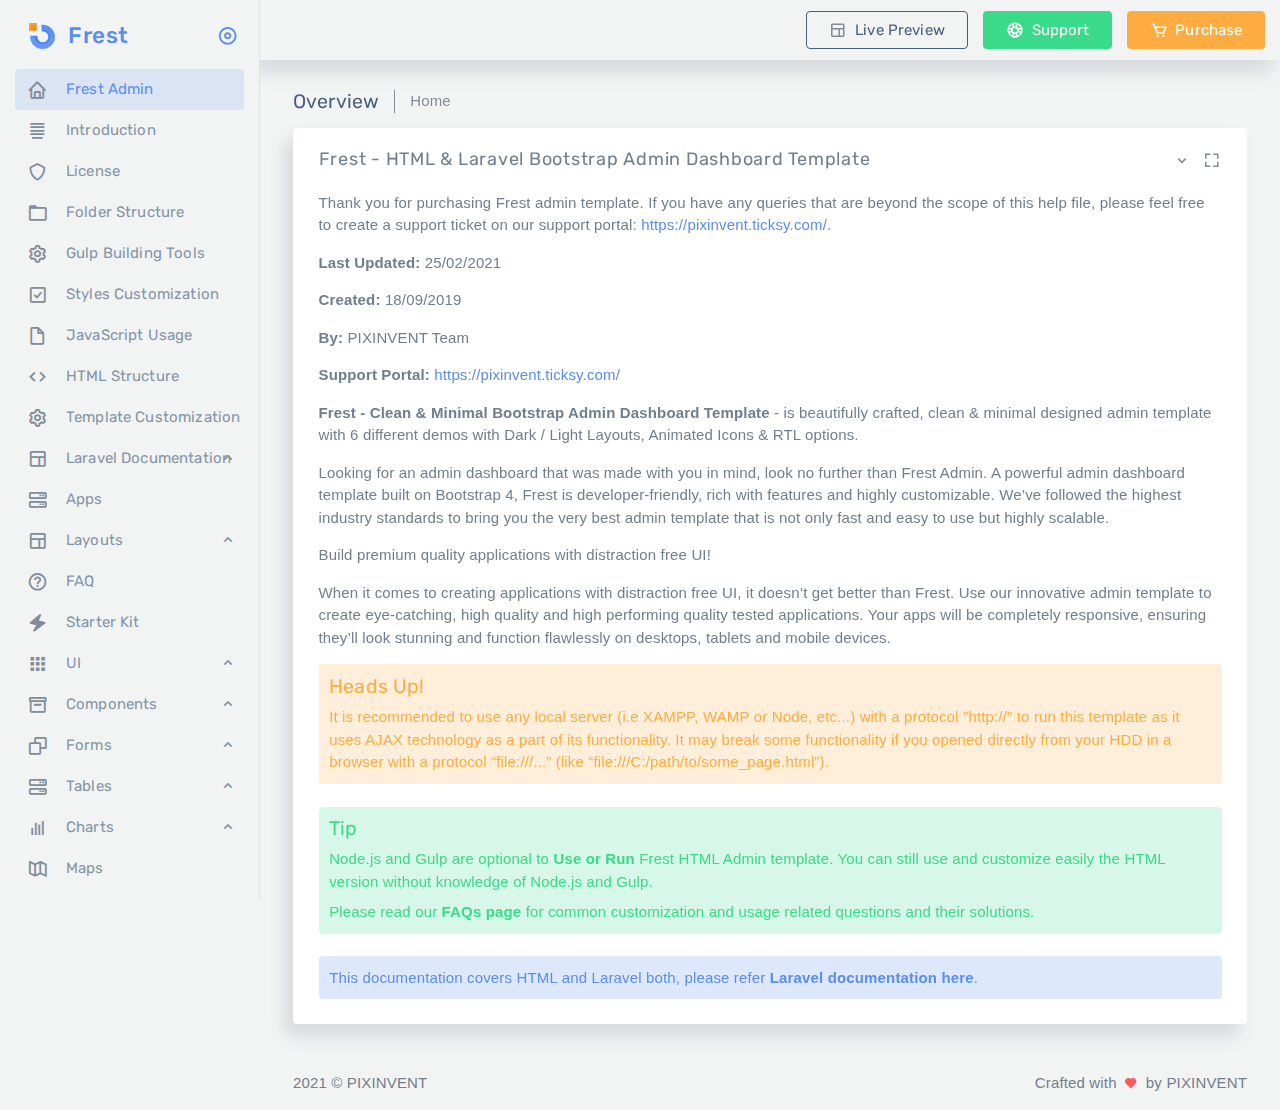
<file: html/ltr/documentation/index.html>
<!DOCTYPE html>
<html class="loading" lang="en" data-textdirection="ltr">

<head>
    <meta http-equiv="Content-Type" content="text/html; charset=UTF-8">
    <meta http-equiv="X-UA-Compatible" content="IE=edge">
    <meta name="viewport" content="width=device-width, initial-scale=1.0, user-scalable=0">
    <meta name="description" content="Frest admin is super flexible, powerful, clean &amp; modern responsive bootstrap 4 admin template with unlimited possibilities.">
    <meta name="keywords" content="admin template, Frest admin template, dashboard template, flat admin template, responsive admin template, web app">
    <meta name="author" content="PIXINVENT">
    <title>Overview - Frest - Bootstrap HTML admin template</title>
    <link rel="apple-touch-icon" sizes="60x60" href="../../../app-assets/images/ico/apple-icon-60.png">
    <link rel="apple-touch-icon" sizes="76x76" href="../../../app-assets/images/ico/apple-icon-76.png">
    <link rel="apple-touch-icon" sizes="120x120" href="../../../app-assets/images/ico/apple-icon-120.png">
    <link rel="apple-touch-icon" sizes="152x152" href="../../../app-assets/images/ico/apple-icon-152.png">
    <link rel="shortcut icon" type="image/x-icon" href="../../../app-assets/images/ico/favicon.ico">
    <link href="https://fonts.googleapis.com/css?family=Rubik:300,300i,400,400i,500,500i%7COpen+Sans:300,300i,400,400i,600,600i,700,700i" rel="stylesheet">
    <meta name="apple-mobile-web-app-capable" content="yes">
    <meta name="apple-touch-fullscreen" content="yes">
    <meta name="apple-mobile-web-app-status-bar-style" content="default">
    <!-- BEGIN VENDOR CSS-->
    <link rel="stylesheet" type="text/css" href="../../../app-assets/vendors/css/vendors.min.css">
    <!-- END VENDOR CSS-->
    <!-- BEGIN Frest CSS-->
    <link rel="stylesheet" type="text/css" href="../../../app-assets/css/bootstrap.css">
    <link rel="stylesheet" type="text/css" href="../../../app-assets/css/bootstrap-extended.css">
    <link rel="stylesheet" type="text/css" href="../../../app-assets/css/colors.css">
    <link rel="stylesheet" type="text/css" href="../../../app-assets/css/components.css">
    <!-- BEGIN Page Level CSS-->
    <link rel="stylesheet" type="text/css" href="../../../app-assets/css/core/menu/menu-types/vertical-menu.css">
    <!-- link(rel='stylesheet', type='text/css', href='../../../app-assets/css'+rtl+'/core/menu/menu-types/vertical-overlay-menu.css')-->
    <link rel="stylesheet" type="text/css" href="../../../app-assets/vendors/css/documentation.css">
    <!-- END Page Level CSS-->
    <!-- BEGIN Custom CSS-->
    <link rel="stylesheet" type="text/css" href="../../../assets/css/style.css">
    <!-- END Custom CSS-->
</head>

<body class="vertical-layout vertical-menu-modern 2-columns  fixed-navbar" data-open="click" data-menu="vertical-menu-modern" data-col="2-columns">

    <!-- fixed-top-->
    <nav class="header-navbar navbar-expand-md navbar navbar-with-menu fixed-top navbar-light navbar-shadow">
        <div class="navbar-wrapper">
            <div class="navbar-container content float-right">
                <div class="collapse navbar-collapse" id="navbar-mobile">
                    <ul class="nav navbar-nav">
                        <li class="nav-item"><a class="btn btn-outline-secondary btn-doc-header" href="https://www.pixinvent.com/demo/frest-clean-bootstrap-admin-dashboard-template/landing-page/" target="_blank"><i class="bx bx-layout mr-50"></i>Live Preview</a></li>
                        <li class="nav-item"><a class="btn btn-success btn-doc-header" href="https://pixinvent.ticksy.com" target="_blank"><i class="bx bx-buoy text-white mr-50"></i>Support</a></li>
                        <li class="nav-item"><a class="btn btn-warning btn-doc-header" href="https://1.envato.market/frest_admin"><i class="bx bx-cart text-white mr-50"></i>Purchase</a></li>
                    </ul>
                </div>
            </div>
        </div>
    </nav>

    <!-- ////////////////////////////////////////////////////////////////////////////-->


    <div class="main-menu menu-fixed menu-light menu-accordion menu-shadow" data-scroll-to-active="true">
        <div class="navbar-header">
            <ul class="nav navbar-nav flex-row">
                <li class="nav-item mr-auto"><a class="navbar-brand">
                        <div class="brand-logo">
                            <svg class="logo" width="26px" height="26px" viewbox="0 0 26 26" version="1.1" xmlns="http://www.w3.org/2000/svg" xmlns:xlink="http://www.w3.org/1999/xlink">
                                <title>icon</title>
                                <defs>
                                    <lineargradient id="linearGradient-1" x1="50%" y1="0%" x2="50%" y2="100%">
                                        <stop stop-color="#5A8DEE" offset="0%"></stop>
                                        <stop stop-color="#699AF9" offset="100%"></stop>
                                    </lineargradient>
                                    <lineargradient id="linearGradient-2" x1="0%" y1="0%" x2="100%" y2="100%">
                                        <stop stop-color="#FDAC41" offset="0%"></stop>
                                        <stop stop-color="#E38100" offset="100%"></stop>
                                    </lineargradient>
                                </defs>
                                <g id="Sprite" stroke="none" stroke-width="1" fill="none" fill-rule="evenodd">
                                    <g id="sprite" transform="translate(-69.000000, -61.000000)">
                                        <g id="Group" transform="translate(17.000000, 15.000000)">
                                            <g id="icon" transform="translate(52.000000, 46.000000)">
                                                <path id="Combined-Shape" d="M13.5909091,1.77272727 C20.4442608,1.77272727 26,7.19618701 26,13.8863636 C26,20.5765403 20.4442608,26 13.5909091,26 C6.73755742,26 1.18181818,20.5765403 1.18181818,13.8863636 C1.18181818,13.540626 1.19665566,13.1982714 1.22574292,12.8598734 L6.30410592,12.859962 C6.25499466,13.1951893 6.22958398,13.5378796 6.22958398,13.8863636 C6.22958398,17.8551125 9.52536149,21.0724191 13.5909091,21.0724191 C17.6564567,21.0724191 20.9522342,17.8551125 20.9522342,13.8863636 C20.9522342,9.91761479 17.6564567,6.70030817 13.5909091,6.70030817 C13.2336969,6.70030817 12.8824272,6.72514561 12.5388136,6.77314791 L12.5392575,1.81561642 C12.8859498,1.78721495 13.2366963,1.77272727 13.5909091,1.77272727 Z"></path>
                                                <path id="Combined-Shape" d="M13.8863636,4.72727273 C18.9447899,4.72727273 23.0454545,8.82793741 23.0454545,13.8863636 C23.0454545,18.9447899 18.9447899,23.0454545 13.8863636,23.0454545 C8.82793741,23.0454545 4.72727273,18.9447899 4.72727273,13.8863636 C4.72727273,13.5378966 4.74673291,13.1939746 4.7846258,12.8556254 L8.55057141,12.8560055 C8.48653249,13.1896162 8.45300462,13.5340745 8.45300462,13.8863636 C8.45300462,16.887125 10.8856023,19.3197227 13.8863636,19.3197227 C16.887125,19.3197227 19.3197227,16.887125 19.3197227,13.8863636 C19.3197227,10.8856023 16.887125,8.45300462 13.8863636,8.45300462 C13.529522,8.45300462 13.180715,8.48740462 12.8430777,8.55306931 L12.8426531,4.78608796 C13.1851829,4.7472336 13.5334422,4.72727273 13.8863636,4.72727273 Z" fill="#4880EA"></path>
                                                <path id="Combined-Shape" d="M13.5909091,1.77272727 C20.4442608,1.77272727 26,7.19618701 26,13.8863636 C26,20.5765403 20.4442608,26 13.5909091,26 C6.73755742,26 1.18181818,20.5765403 1.18181818,13.8863636 C1.18181818,13.540626 1.19665566,13.1982714 1.22574292,12.8598734 L6.30410592,12.859962 C6.25499466,13.1951893 6.22958398,13.5378796 6.22958398,13.8863636 C6.22958398,17.8551125 9.52536149,21.0724191 13.5909091,21.0724191 C17.6564567,21.0724191 20.9522342,17.8551125 20.9522342,13.8863636 C20.9522342,9.91761479 17.6564567,6.70030817 13.5909091,6.70030817 C13.2336969,6.70030817 12.8824272,6.72514561 12.5388136,6.77314791 L12.5392575,1.81561642 C12.8859498,1.78721495 13.2366963,1.77272727 13.5909091,1.77272727 Z" fill="url(#linearGradient-1)"></path>
                                                <rect id="Rectangle" x="0" y="0" width="7.68181818" height="7.68181818"></rect>
                                                <rect id="Rectangle" fill="url(#linearGradient-2)" x="0" y="0" width="7.68181818" height="7.68181818"></rect>
                                            </g>
                                        </g>
                                    </g>
                                </g>
                            </svg>
                        </div>
                        <h2 class="brand-text mb-0">Frest</h2>
                    </a></li>
                <li class="nav-item d-none d-xl-block nav-toggle"><a class="nav-link modern-nav-toggle pr-0" data-toggle="collapse"><i class="toggle-icon bx bx-disc font-medium-4 primary" data-ticon="bx-disc"></i></a></li>
            </ul>
        </div>
        <div class="shadow-bottom"></div>
        <div class="main-menu-content">
            <ul class="navigation navigation-main" id="main-menu-navigation" data-menu="menu-navigation">
                <li class="active"><a href="index.html"><i class="bx bx-home"></i><span class="menu-title" data-i18n="">Frest Admin</span></a>
                </li>
                <li class=" nav-item"><a href="documentation-introduction.html"><i class="bx bx-align-justify"></i><span class="menu-title" data-i18n="">Introduction</span></a>
                </li>
                <li class=" nav-item"><a href="documentation-license.html"><i class="bx bx-shield"></i><span class="menu-title" data-i18n="">License</span></a>
                </li>
                <li class=" nav-item"><a href="documentation-folder-structure.html"><i class="bx bx-folder"></i><span class="menu-title" data-i18n="">Folder Structure</span></a>
                </li>
                <li class=" nav-item"><a href="documentation-gulp.html"><i class="bx bx-cog"></i><span class="menu-title" data-i18n="">Gulp Building Tools</span></a>
                </li>
                <li class=" nav-item"><a href="documentation-styles-customization.html"><i class="bx bx-check-square"></i><span class="menu-title" data-i18n="">Styles Customization</span></a>
                </li>
                <li class=" nav-item"><a href="documentation-javascript-usage.html"><i class="bx bx-file-blank"></i><span class="menu-title" data-i18n="">JavaScript Usage</span></a>
                </li>
                <li class=" nav-item"><a href="documentation-html-structure.html"><i class="bx bx-code"></i><span class="menu-title" data-i18n="">HTML Structure</span></a>
                </li>
                <li class=" nav-item"><a href="documentation-template-customization.html"><i class="bx bx-cog"></i><span class="menu-title" data-i18n="">Template Customization</span></a>
                </li>
                <li class=" nav-item"><a href="#"><i class="bx bx-layout"></i><span class="menu-title" data-i18n="">Laravel Documentation</span></a>
                    <ul class="menu-content">
                        <li><a class="menu-item" href="documentation-laravel-folder-structure.html">Laravel Folder Structure</a>
                        </li>
                        <li><a class="menu-item" href="documentation-laravel-installation.html">Laravel Installation</a>
                        </li>
                        <li><a class="menu-item" href="documentation-laravel-integration.html">Laravel Integration</a>
                        </li>
                        <li><a class="menu-item" href="documentation-laravel-passport.html">Laravel Passport</a>
                        </li>
                        <li><a class="menu-item" href="documentation-laravel-sanctum.html">Laravel Sanctum</a>
                        </li>
                        <li><a class="menu-item" href="documentation-laravel-localization.html">Laravel Localization</a>
                        </li>
                        <li><a class="menu-item" href="documentation-laravel-ui.html">Laravel UI</a>
                        </li>
                        <li><a class="menu-item" href="documentation-laravel-menu.html">Laravel Menu</a>
                        </li>
                        <li><a class="menu-item" href="documentation-laravel-search.html">Laravel Search</a>
                        </li>
                        <li><a class="menu-item" href="documentation-laravel-acl.html">Laravel ACL</a>
                        </li>
                        <li><a class="menu-item" href="documentation-laravel-homestead.html">Laravel Homestead</a>
                        </li>
                        <li><a class="menu-item" href="documentation-laravel-sail-docker.html">Laravel Sail &amp; Docker</a>
                        </li>
                        <li><a class="menu-item" href="documentation-laravel-faq.html">Laravel FAQs</a>
                        </li>
                    </ul>
                </li>
                <li class=" nav-item"><a href="documentation-apps.html"><i class="bx bx-server"></i><span class="menu-title" data-i18n="">Apps</span></a>
                </li>
                <li class=" nav-item"><a href="#"><i class="bx bx-layout"></i><span class="menu-title" data-i18n="">Layouts</span></a>
                    <ul class="menu-content">
                        <li><a class="menu-item" href="documentation-1-column.html">1 Column</a>
                        </li>
                        <li><a class="menu-item" href="documentation-2-columns.html">2 Column</a>
                        </li>
                        <li><a class="menu-item" href="documentation-content-left-sidebar.html">Content Left Sidebar</a>
                        </li>
                        <li><a class="menu-item" href="documentation-content-right-sidebar.html">Content Right Sidebar</a>
                        </li>
                        <li><a class="menu-item" href="documentation-content-detached-left-sidebar.html">Content Detached Left Sidebar</a>
                        </li>
                        <li><a class="menu-item" href="documentation-content-detached-right-sidebar.html">Content Detached Right Sidebar</a>
                        </li>
                    </ul>
                </li>
                <li class=" nav-item"><a href="documentation-faq.html"><i class="bx bx-help-circle"></i><span class="menu-title" data-i18n="">FAQ</span></a>
                </li>
                <li class=" nav-item"><a href="documentation-starter-kit.html"><i class="bx bxs-zap"></i><span class="menu-title" data-i18n="">Starter Kit</span></a>
                </li>
                <li class=" nav-item"><a href="#"><i class="bx bxs-grid"></i><span class="menu-title" data-i18n="">UI</span></a>
                    <ul class="menu-content">
                        <li><a class="menu-item" href="documentation-card.html">Cards</a>
                        </li>
                        <li><a class="menu-item" href="documentation-colors.html">Colors</a>
                        </li>
                        <li><a class="menu-item" href="documentation-icons.html">Icons</a>
                        </li>
                        <li><a class="menu-item" href="documentation-widgets.html">Widgets</a>
                        </li>
                    </ul>
                </li>
                <li class=" nav-item"><a href="#"><i class="bx bx-box"></i><span class="menu-title" data-i18n="">Components</span></a>
                    <ul class="menu-content">
                        <li><a class="menu-item" href="documentation-components.html">Components</a>
                        </li>
                        <li><a class="menu-item" href="documentation-extra-components.html">Extra Components</a>
                        </li>
                    </ul>
                </li>
                <li class=" nav-item"><a href="#"><i class="bx bx-copy"></i><span class="menu-title" data-i18n="">Forms</span></a>
                    <ul class="menu-content">
                        <li><a class="menu-item" href="documentation-form-elements.html">Form Elements</a>
                        </li>
                        <li><a class="menu-item" href="documentation-form-layouts.html">Form Layouts</a>
                        </li>
                        <li><a class="menu-item" href="documentation-form-wizard.html">Form Wizard</a>
                        </li>
                        <li><a class="menu-item" href="documentation-form-repeater.html">Form Repeater</a>
                        </li>
                        <li><a class="menu-item" href="documentation-form-validation.html">Form Validation</a>
                        </li>
                    </ul>
                </li>
                <li class=" nav-item"><a href="#"><i class="bx bx-server"></i><span class="menu-title" data-i18n="">Tables</span></a>
                    <ul class="menu-content">
                        <li><a class="menu-item" href="documentation-bootstrap-tables.html">Tables</a>
                        </li>
                        <li><a class="menu-item" href="documentation-datatables.html">Data Tables</a>
                        </li>
                    </ul>
                </li>
                <li class=" nav-item"><a href="#.html"><i class="bx bx-bar-chart"></i><span class="menu-title" data-i18n="">Charts</span></a>
                    <ul class="menu-content">
                        <li><a class="menu-item" href="documentation-charts-apex.html">Apex Chart</a>
                        </li>
                        <li><a class="menu-item" href="documentation-charts-chartjs.html">Chart JS</a>
                        </li>
                        <li><a class="menu-item" href="documentation-charts-chartist.html">Chartist Js</a>
                        </li>
                    </ul>
                </li>
                <li class=" nav-item"><a href="documentation-maps.html"><i class="bx bx-map-alt"></i><span class="menu-title" data-i18n="">Maps</span></a>
                </li>
                <li class=" nav-item"><a href="documentation-extensions.html"><i class="bx bx-edit-alt"></i><span class="menu-title" data-i18n="">Extensions</span></a>
                </li>
                <li class=" nav-item"><a href="#"><i class="bx bx-bookmark"></i><span class="menu-title" data-i18n="">Other</span></a>
                    <ul class="menu-content">
                        <li><a class="menu-item" href="documentation-sources-credits.html">Sources &amp; Credits</a>
                        </li>
                        <li><a class="menu-item" href="documentation-notes.html">Notes</a>
                        </li>
                        <li><a class="menu-item" href="https://pixinvent.ticksy.com/">Support</a>
                        </li>
                    </ul>
                </li>
            </ul>
        </div>
    </div>

    <div class="app-content content">
        <div class="content-wrapper">
            <div class="content-header row">
                <div class="content-header-left col-12 mb-1">
                    <div class="row breadcrumbs-top">
                        <div class="col-12">
                            <h5 class="content-header-title float-left pr-1 mb-0">Overview</h5>
                            <div class="breadcrumb-wrapper">
                                <ol class="breadcrumb p-0 mb-0">
                                    <li class="breadcrumb-item active"><a href="index.html">Home</a>
                                    </li>
                                </ol>
                            </div>
                        </div>
                    </div>
                </div>
            </div>
            <div class="content-body">
                <!-- Overview -->
                <div class="card">
                    <div class="card-header">
                        <h4 id="basic-forms" class="card-title">Frest - HTML & Laravel Bootstrap Admin Dashboard Template</h4>
                        <div class="heading-elements">
                            <ul class="list-inline mb-0">
                                <li><a data-action="collapse"><i class="bx bx-chevron-down"></i></a></li>
                                <li><a data-action="expand"><i class="bx bx-fullscreen"></i></a></li>
                            </ul>
                        </div>
                    </div>
                    <div class="card-content collapse show" aria-expanded="true">
                        <div class="card-body">
                            <p class="card-text">Thank you for purchasing Frest admin template. If you have any queries that are beyond the scope of this help file, please feel free to create a support ticket on our support portal: <a href="https://pixinvent.ticksy.com/" target="_blank">https://pixinvent.ticksy.com/</a>.</p>
                            <p><strong>Last Updated:</strong> 25/02/2021</p>
                            <p><strong>Created:</strong> 18/09/2019</p>
                            <p><strong>By:</strong> PIXINVENT Team</strong></p>
                            <p><strong>Support Portal:</strong> <a href="https://pixinvent.ticksy.com/" target="_blank">https://pixinvent.ticksy.com/</a></strong></p>
                            <p>
                                <strong>Frest - Clean & Minimal Bootstrap Admin Dashboard Template</strong> - is beautifully crafted, clean & minimal designed admin template with 6 different demos with Dark / Light Layouts, Animated Icons & RTL options.
                            </p>
                            <p>
                                Looking for an admin dashboard that was made with you in mind, look no further than Frest Admin. A powerful admin dashboard template built on Bootstrap 4, Frest is developer-friendly, rich with features and highly customizable. We’ve followed the highest industry standards to bring you the very best admin template that is not only fast and easy to use but highly scalable.
                            </p>

                            <p>Build premium quality applications with distraction free UI!</p>
                            <p>
                                When it comes to creating applications with distraction free UI, it doesn’t get better than Frest. Use our innovative admin template to create eye-catching, high quality and high performing quality tested applications. Your apps will be completely responsive, ensuring they’ll look stunning and function flawlessly on desktops, tablets and mobile devices.
                            </p>
                            <div class="alert bg-rgba-warning mb-2" role="alert">
                                <h5 class="text-warning">Heads Up!</h5>
                                <p class="mb-0">
                                    It is recommended to use any local server (i.e XAMPP, WAMP or Node, etc...) with a protocol "http://" to run
                                    this template as it uses AJAX technology as a part of its functionality. It may break some functionality if you
                                    opened directly from your HDD in a browser with a protocol “file:///...” (like
                                    “file:///C:/path/to/some_page.html”).
                                </p>
                            </div>
                            <div class="alert bg-rgba-success mb-2" role="alert">
                                <h5 class="text-success">Tip</h5>
                                <p class="mb-50">
                                    Node.js and Gulp are optional to <strong>Use or Run</strong> Frest HTML Admin template. You can still use and
                                    customize easily the HTML version without knowledge of Node.js and Gulp.
                                </p>
                                <p class="mb-0">
                                    Please read our <a href="documentation-faq.html" class="alert-link">FAQs page</a> for common customization and
                                    usage related questions and their solutions.
                                </p>
                            </div>
                            <div class="alert bg-rgba-primary mb-0" role="alert">
                                This documentation covers HTML and Laravel both, please refer <a href="documentation-laravel-folder-structure.html" class="alert-link">Laravel documentation here</a>.
                            </div>
                        </div>
                    </div>
                </div>

            </div>
        </div>
    </div>
    <!-- ////////////////////////////////////////////////////////////////////////////-->


    <footer class="footer footer-static footer-light">
        <p class="clearfix mb-0"><span class="float-left d-inline-block">2021 &copy; PIXINVENT</span><span class="float-right d-sm-inline-block d-none">Crafted with<i class="bx bxs-heart pink mx-50 font-small-3"></i>by<a class="text-uppercase" href="https://1.envato.market/pixinvent_portfolio" target="_blank">Pixinvent</a></span></p>
    </footer>
    <button class="btn btn-primary btn-icon scroll-top" type="button"><i class="bx bx-up-arrow-alt"></i></button>

    <script src="../../../app-assets/vendors/js/vendors.min.js"></script>
    <script src="../../../app-assets/js/core/app-menu.js"></script>
    <script src="../../../app-assets/js/core/app.js"></script>
    <script src="../../../app-assets/js/scripts/customizer.js"></script>
    <script src="../../../app-assets/js/scripts/documentation.js" type="text/javascript"></script>
    <script src="../../../app-assets/vendors/js/ui/affix.js" type="text/javascript"></script>
</body>

</html>
</file>
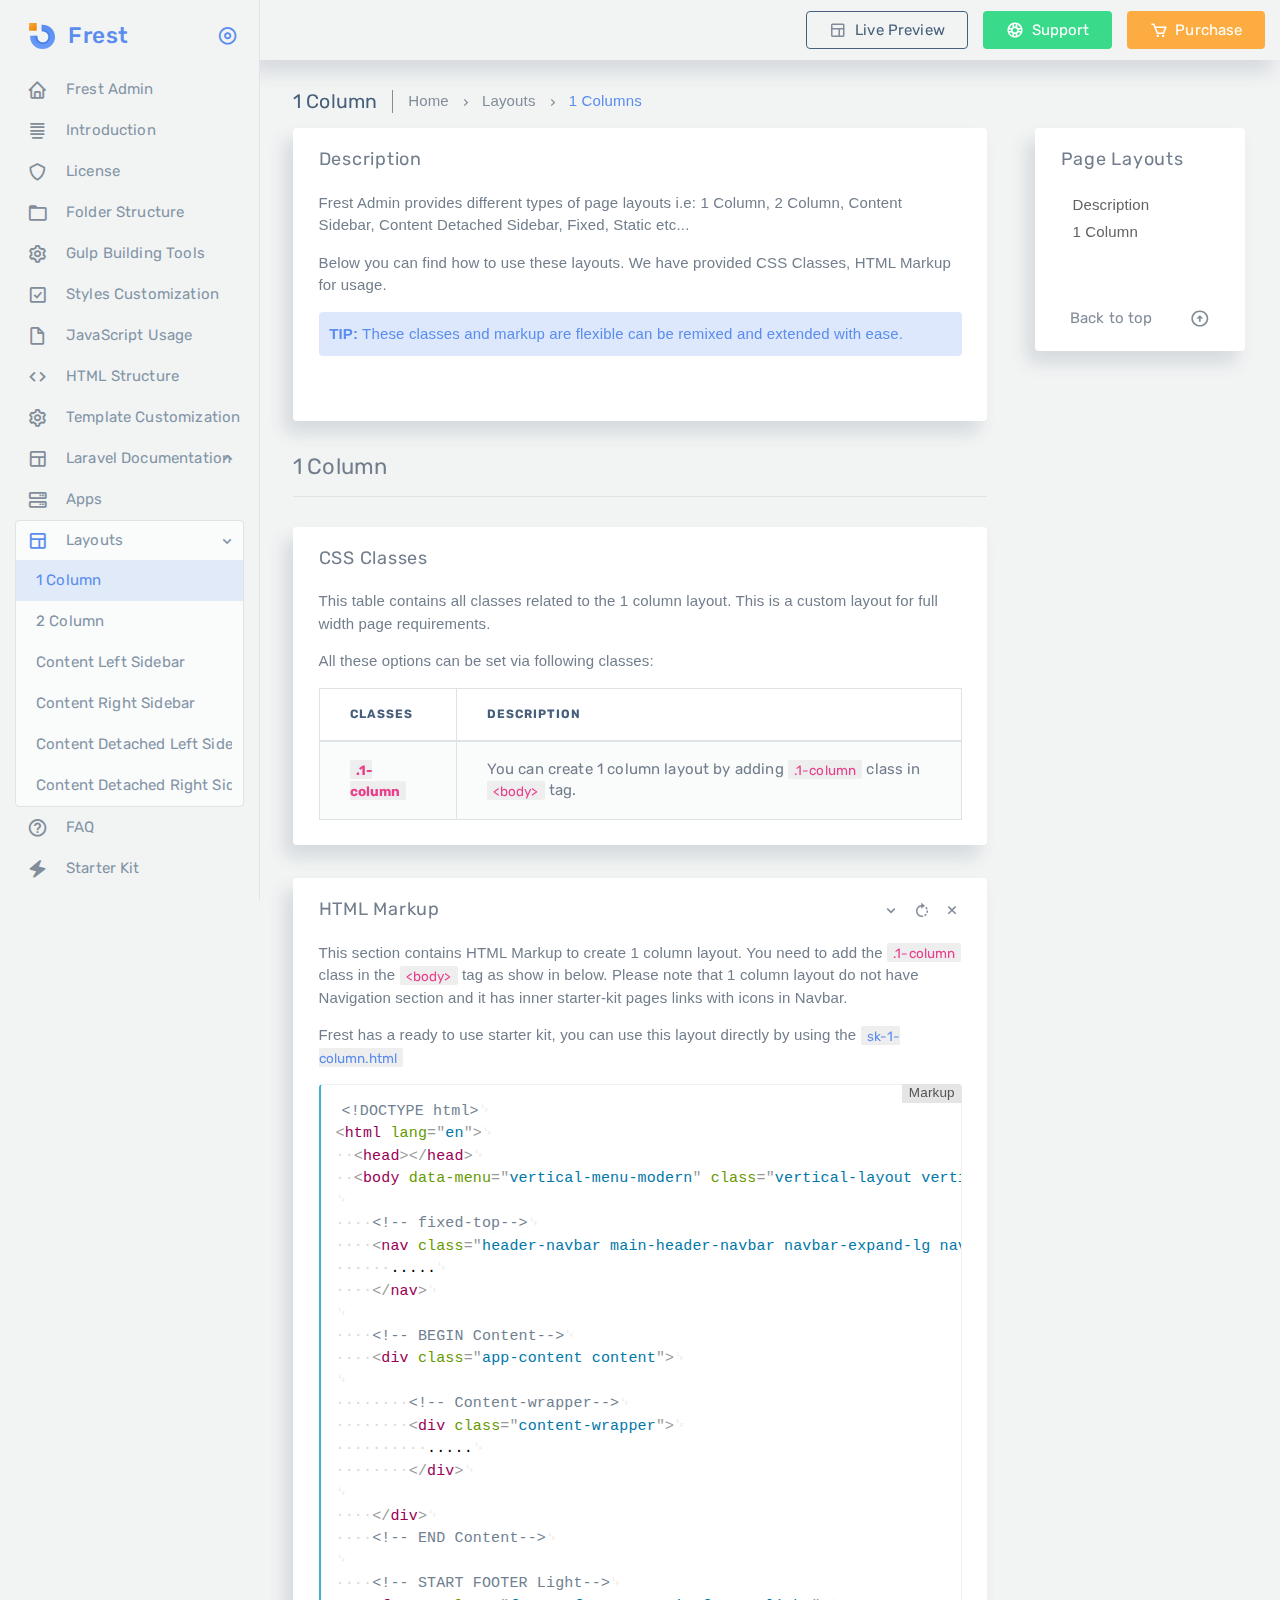
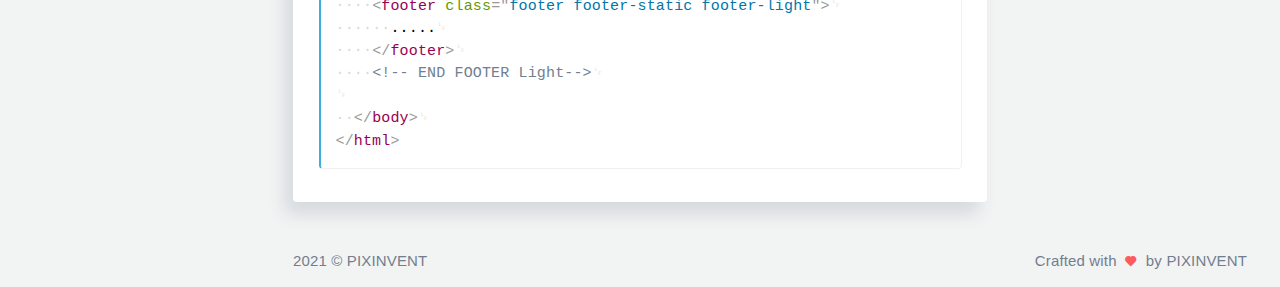
<file: html/ltr/documentation/documentation-1-column.html>
<!DOCTYPE html>
<html class="loading" lang="en" data-textdirection="ltr">

<head>
    <meta http-equiv="Content-Type" content="text/html; charset=UTF-8">
    <meta http-equiv="X-UA-Compatible" content="IE=edge">
    <meta name="viewport" content="width=device-width, initial-scale=1.0, user-scalable=0">
    <meta name="description" content="Frest admin is super flexible, powerful, clean &amp; modern responsive bootstrap 4 admin template with unlimited possibilities.">
    <meta name="keywords" content="admin template, Frest admin template, dashboard template, flat admin template, responsive admin template, web app">
    <meta name="author" content="PIXINVENT">
    <title>1 Column - Frest - Bootstrap HTML admin template</title>
    <link rel="apple-touch-icon" sizes="60x60" href="../../../app-assets/images/ico/apple-icon-60.png">
    <link rel="apple-touch-icon" sizes="76x76" href="../../../app-assets/images/ico/apple-icon-76.png">
    <link rel="apple-touch-icon" sizes="120x120" href="../../../app-assets/images/ico/apple-icon-120.png">
    <link rel="apple-touch-icon" sizes="152x152" href="../../../app-assets/images/ico/apple-icon-152.png">
    <link rel="shortcut icon" type="image/x-icon" href="../../../app-assets/images/ico/favicon.ico">
    <link href="https://fonts.googleapis.com/css?family=Rubik:300,300i,400,400i,500,500i%7COpen+Sans:300,300i,400,400i,600,600i,700,700i" rel="stylesheet">
    <meta name="apple-mobile-web-app-capable" content="yes">
    <meta name="apple-touch-fullscreen" content="yes">
    <meta name="apple-mobile-web-app-status-bar-style" content="default">
    <!-- BEGIN VENDOR CSS-->
    <link rel="stylesheet" type="text/css" href="../../../app-assets/vendors/css/vendors.min.css">
    <!-- END VENDOR CSS-->
    <!-- BEGIN Frest CSS-->
    <link rel="stylesheet" type="text/css" href="../../../app-assets/css/bootstrap.css">
    <link rel="stylesheet" type="text/css" href="../../../app-assets/css/bootstrap-extended.css">
    <link rel="stylesheet" type="text/css" href="../../../app-assets/css/colors.css">
    <link rel="stylesheet" type="text/css" href="../../../app-assets/css/components.css">
    <!-- BEGIN Page Level CSS-->
    <link rel="stylesheet" type="text/css" href="../../../app-assets/css/core/menu/menu-types/vertical-menu.css">
    <!-- link(rel='stylesheet', type='text/css', href='../../../app-assets/css'+rtl+'/core/menu/menu-types/vertical-overlay-menu.css')-->
    <link rel="stylesheet" type="text/css" href="../../../app-assets/vendors/css/ui/prism.min.css">
    <link rel="stylesheet" type="text/css" href="../../../app-assets/vendors/css/documentation.css">
    <!-- END Page Level CSS-->
    <!-- BEGIN Custom CSS-->
    <link rel="stylesheet" type="text/css" href="../../../assets/css/style.css">
    <!-- END Custom CSS-->
</head>

<body class="vertical-layout vertical-menu-modern content-right-sidebar  fixed-navbar" data-open="click" data-menu="vertical-menu-modern" data-col="content-right-sidebar">

    <!-- fixed-top-->
    <nav class="header-navbar navbar-expand-md navbar navbar-with-menu fixed-top navbar-light navbar-shadow">
        <div class="navbar-wrapper">
            <div class="navbar-container content float-right">
                <div class="collapse navbar-collapse" id="navbar-mobile">
                    <ul class="nav navbar-nav">
                        <li class="nav-item"><a class="btn btn-outline-secondary btn-doc-header" href="https://www.pixinvent.com/demo/frest-clean-bootstrap-admin-dashboard-template/landing-page/" target="_blank"><i class="bx bx-layout mr-50"></i>Live Preview</a></li>
                        <li class="nav-item"><a class="btn btn-success btn-doc-header" href="https://pixinvent.ticksy.com" target="_blank"><i class="bx bx-buoy text-white mr-50"></i>Support</a></li>
                        <li class="nav-item"><a class="btn btn-warning btn-doc-header" href="https://1.envato.market/frest_admin"><i class="bx bx-cart text-white mr-50"></i>Purchase</a></li>
                    </ul>
                </div>
            </div>
        </div>
    </nav>

    <!-- ////////////////////////////////////////////////////////////////////////////-->


    <div class="main-menu menu-fixed menu-light menu-accordion menu-shadow" data-scroll-to-active="true">
        <div class="navbar-header">
            <ul class="nav navbar-nav flex-row">
                <li class="nav-item mr-auto"><a class="navbar-brand">
                        <div class="brand-logo">
                            <svg class="logo" width="26px" height="26px" viewbox="0 0 26 26" version="1.1" xmlns="http://www.w3.org/2000/svg" xmlns:xlink="http://www.w3.org/1999/xlink">
                                <title>icon</title>
                                <defs>
                                    <lineargradient id="linearGradient-1" x1="50%" y1="0%" x2="50%" y2="100%">
                                        <stop stop-color="#5A8DEE" offset="0%"></stop>
                                        <stop stop-color="#699AF9" offset="100%"></stop>
                                    </lineargradient>
                                    <lineargradient id="linearGradient-2" x1="0%" y1="0%" x2="100%" y2="100%">
                                        <stop stop-color="#FDAC41" offset="0%"></stop>
                                        <stop stop-color="#E38100" offset="100%"></stop>
                                    </lineargradient>
                                </defs>
                                <g id="Sprite" stroke="none" stroke-width="1" fill="none" fill-rule="evenodd">
                                    <g id="sprite" transform="translate(-69.000000, -61.000000)">
                                        <g id="Group" transform="translate(17.000000, 15.000000)">
                                            <g id="icon" transform="translate(52.000000, 46.000000)">
                                                <path id="Combined-Shape" d="M13.5909091,1.77272727 C20.4442608,1.77272727 26,7.19618701 26,13.8863636 C26,20.5765403 20.4442608,26 13.5909091,26 C6.73755742,26 1.18181818,20.5765403 1.18181818,13.8863636 C1.18181818,13.540626 1.19665566,13.1982714 1.22574292,12.8598734 L6.30410592,12.859962 C6.25499466,13.1951893 6.22958398,13.5378796 6.22958398,13.8863636 C6.22958398,17.8551125 9.52536149,21.0724191 13.5909091,21.0724191 C17.6564567,21.0724191 20.9522342,17.8551125 20.9522342,13.8863636 C20.9522342,9.91761479 17.6564567,6.70030817 13.5909091,6.70030817 C13.2336969,6.70030817 12.8824272,6.72514561 12.5388136,6.77314791 L12.5392575,1.81561642 C12.8859498,1.78721495 13.2366963,1.77272727 13.5909091,1.77272727 Z"></path>
                                                <path id="Combined-Shape" d="M13.8863636,4.72727273 C18.9447899,4.72727273 23.0454545,8.82793741 23.0454545,13.8863636 C23.0454545,18.9447899 18.9447899,23.0454545 13.8863636,23.0454545 C8.82793741,23.0454545 4.72727273,18.9447899 4.72727273,13.8863636 C4.72727273,13.5378966 4.74673291,13.1939746 4.7846258,12.8556254 L8.55057141,12.8560055 C8.48653249,13.1896162 8.45300462,13.5340745 8.45300462,13.8863636 C8.45300462,16.887125 10.8856023,19.3197227 13.8863636,19.3197227 C16.887125,19.3197227 19.3197227,16.887125 19.3197227,13.8863636 C19.3197227,10.8856023 16.887125,8.45300462 13.8863636,8.45300462 C13.529522,8.45300462 13.180715,8.48740462 12.8430777,8.55306931 L12.8426531,4.78608796 C13.1851829,4.7472336 13.5334422,4.72727273 13.8863636,4.72727273 Z" fill="#4880EA"></path>
                                                <path id="Combined-Shape" d="M13.5909091,1.77272727 C20.4442608,1.77272727 26,7.19618701 26,13.8863636 C26,20.5765403 20.4442608,26 13.5909091,26 C6.73755742,26 1.18181818,20.5765403 1.18181818,13.8863636 C1.18181818,13.540626 1.19665566,13.1982714 1.22574292,12.8598734 L6.30410592,12.859962 C6.25499466,13.1951893 6.22958398,13.5378796 6.22958398,13.8863636 C6.22958398,17.8551125 9.52536149,21.0724191 13.5909091,21.0724191 C17.6564567,21.0724191 20.9522342,17.8551125 20.9522342,13.8863636 C20.9522342,9.91761479 17.6564567,6.70030817 13.5909091,6.70030817 C13.2336969,6.70030817 12.8824272,6.72514561 12.5388136,6.77314791 L12.5392575,1.81561642 C12.8859498,1.78721495 13.2366963,1.77272727 13.5909091,1.77272727 Z" fill="url(#linearGradient-1)"></path>
                                                <rect id="Rectangle" x="0" y="0" width="7.68181818" height="7.68181818"></rect>
                                                <rect id="Rectangle" fill="url(#linearGradient-2)" x="0" y="0" width="7.68181818" height="7.68181818"></rect>
                                            </g>
                                        </g>
                                    </g>
                                </g>
                            </svg>
                        </div>
                        <h2 class="brand-text mb-0">Frest</h2>
                    </a></li>
                <li class="nav-item d-none d-xl-block nav-toggle"><a class="nav-link modern-nav-toggle pr-0" data-toggle="collapse"><i class="toggle-icon bx bx-disc font-medium-4 primary" data-ticon="bx-disc"></i></a></li>
            </ul>
        </div>
        <div class="shadow-bottom"></div>
        <div class="main-menu-content">
            <ul class="navigation navigation-main" id="main-menu-navigation" data-menu="menu-navigation">
                <li class=" nav-item"><a href="index.html"><i class="bx bx-home"></i><span class="menu-title" data-i18n="">Frest Admin</span></a>
                </li>
                <li class=" nav-item"><a href="documentation-introduction.html"><i class="bx bx-align-justify"></i><span class="menu-title" data-i18n="">Introduction</span></a>
                </li>
                <li class=" nav-item"><a href="documentation-license.html"><i class="bx bx-shield"></i><span class="menu-title" data-i18n="">License</span></a>
                </li>
                <li class=" nav-item"><a href="documentation-folder-structure.html"><i class="bx bx-folder"></i><span class="menu-title" data-i18n="">Folder Structure</span></a>
                </li>
                <li class=" nav-item"><a href="documentation-gulp.html"><i class="bx bx-cog"></i><span class="menu-title" data-i18n="">Gulp Building Tools</span></a>
                </li>
                <li class=" nav-item"><a href="documentation-styles-customization.html"><i class="bx bx-check-square"></i><span class="menu-title" data-i18n="">Styles Customization</span></a>
                </li>
                <li class=" nav-item"><a href="documentation-javascript-usage.html"><i class="bx bx-file-blank"></i><span class="menu-title" data-i18n="">JavaScript Usage</span></a>
                </li>
                <li class=" nav-item"><a href="documentation-html-structure.html"><i class="bx bx-code"></i><span class="menu-title" data-i18n="">HTML Structure</span></a>
                </li>
                <li class=" nav-item"><a href="documentation-template-customization.html"><i class="bx bx-cog"></i><span class="menu-title" data-i18n="">Template Customization</span></a>
                </li>
                <li class=" nav-item"><a href="#"><i class="bx bx-layout"></i><span class="menu-title" data-i18n="">Laravel Documentation</span></a>
                    <ul class="menu-content">
                        <li><a class="menu-item" href="documentation-laravel-folder-structure.html">Laravel Folder Structure</a>
                        </li>
                        <li><a class="menu-item" href="documentation-laravel-installation.html">Laravel Installation</a>
                        </li>
                        <li><a class="menu-item" href="documentation-laravel-integration.html">Laravel Integration</a>
                        </li>
                        <li><a class="menu-item" href="documentation-laravel-passport.html">Laravel Passport</a>
                        </li>
                        <li><a class="menu-item" href="documentation-laravel-sanctum.html">Laravel Sanctum</a>
                        </li>
                        <li><a class="menu-item" href="documentation-laravel-localization.html">Laravel Localization</a>
                        </li>
                        <li><a class="menu-item" href="documentation-laravel-ui.html">Laravel UI</a>
                        </li>
                        <li><a class="menu-item" href="documentation-laravel-menu.html">Laravel Menu</a>
                        </li>
                        <li><a class="menu-item" href="documentation-laravel-search.html">Laravel Search</a>
                        </li>
                        <li><a class="menu-item" href="documentation-laravel-acl.html">Laravel ACL</a>
                        </li>
                        <li><a class="menu-item" href="documentation-laravel-homestead.html">Laravel Homestead</a>
                        </li>
                        <li><a class="menu-item" href="documentation-laravel-sail-docker.html">Laravel Sail &amp; Docker</a>
                        </li>
                        <li><a class="menu-item" href="documentation-laravel-faq.html">Laravel FAQs</a>
                        </li>
                    </ul>
                </li>
                <li class=" nav-item"><a href="documentation-apps.html"><i class="bx bx-server"></i><span class="menu-title" data-i18n="">Apps</span></a>
                </li>
                <li class=" nav-item"><a href="#"><i class="bx bx-layout"></i><span class="menu-title" data-i18n="">Layouts</span></a>
                    <ul class="menu-content">
                        <li class="active"><a class="menu-item" href="documentation-1-column.html">1 Column</a>
                        </li>
                        <li><a class="menu-item" href="documentation-2-columns.html">2 Column</a>
                        </li>
                        <li><a class="menu-item" href="documentation-content-left-sidebar.html">Content Left Sidebar</a>
                        </li>
                        <li><a class="menu-item" href="documentation-content-right-sidebar.html">Content Right Sidebar</a>
                        </li>
                        <li><a class="menu-item" href="documentation-content-detached-left-sidebar.html">Content Detached Left Sidebar</a>
                        </li>
                        <li><a class="menu-item" href="documentation-content-detached-right-sidebar.html">Content Detached Right Sidebar</a>
                        </li>
                    </ul>
                </li>
                <li class=" nav-item"><a href="documentation-faq.html"><i class="bx bx-help-circle"></i><span class="menu-title" data-i18n="">FAQ</span></a>
                </li>
                <li class=" nav-item"><a href="documentation-starter-kit.html"><i class="bx bxs-zap"></i><span class="menu-title" data-i18n="">Starter Kit</span></a>
                </li>
                <li class=" nav-item"><a href="#"><i class="bx bxs-grid"></i><span class="menu-title" data-i18n="">UI</span></a>
                    <ul class="menu-content">
                        <li><a class="menu-item" href="documentation-card.html">Cards</a>
                        </li>
                        <li><a class="menu-item" href="documentation-colors.html">Colors</a>
                        </li>
                        <li><a class="menu-item" href="documentation-icons.html">Icons</a>
                        </li>
                        <li><a class="menu-item" href="documentation-widgets.html">Widgets</a>
                        </li>
                    </ul>
                </li>
                <li class=" nav-item"><a href="#"><i class="bx bx-box"></i><span class="menu-title" data-i18n="">Components</span></a>
                    <ul class="menu-content">
                        <li><a class="menu-item" href="documentation-components.html">Components</a>
                        </li>
                        <li><a class="menu-item" href="documentation-extra-components.html">Extra Components</a>
                        </li>
                    </ul>
                </li>
                <li class=" nav-item"><a href="#"><i class="bx bx-copy"></i><span class="menu-title" data-i18n="">Forms</span></a>
                    <ul class="menu-content">
                        <li><a class="menu-item" href="documentation-form-elements.html">Form Elements</a>
                        </li>
                        <li><a class="menu-item" href="documentation-form-layouts.html">Form Layouts</a>
                        </li>
                        <li><a class="menu-item" href="documentation-form-wizard.html">Form Wizard</a>
                        </li>
                        <li><a class="menu-item" href="documentation-form-repeater.html">Form Repeater</a>
                        </li>
                        <li><a class="menu-item" href="documentation-form-validation.html">Form Validation</a>
                        </li>
                    </ul>
                </li>
                <li class=" nav-item"><a href="#"><i class="bx bx-server"></i><span class="menu-title" data-i18n="">Tables</span></a>
                    <ul class="menu-content">
                        <li><a class="menu-item" href="documentation-bootstrap-tables.html">Tables</a>
                        </li>
                        <li><a class="menu-item" href="documentation-datatables.html">Data Tables</a>
                        </li>
                    </ul>
                </li>
                <li class=" nav-item"><a href="#.html"><i class="bx bx-bar-chart"></i><span class="menu-title" data-i18n="">Charts</span></a>
                    <ul class="menu-content">
                        <li><a class="menu-item" href="documentation-charts-apex.html">Apex Chart</a>
                        </li>
                        <li><a class="menu-item" href="documentation-charts-chartjs.html">Chart JS</a>
                        </li>
                        <li><a class="menu-item" href="documentation-charts-chartist.html">Chartist Js</a>
                        </li>
                    </ul>
                </li>
                <li class=" nav-item"><a href="documentation-maps.html"><i class="bx bx-map-alt"></i><span class="menu-title" data-i18n="">Maps</span></a>
                </li>
                <li class=" nav-item"><a href="documentation-extensions.html"><i class="bx bx-edit-alt"></i><span class="menu-title" data-i18n="">Extensions</span></a>
                </li>
                <li class=" nav-item"><a href="#"><i class="bx bx-bookmark"></i><span class="menu-title" data-i18n="">Other</span></a>
                    <ul class="menu-content">
                        <li><a class="menu-item" href="documentation-sources-credits.html">Sources &amp; Credits</a>
                        </li>
                        <li><a class="menu-item" href="documentation-notes.html">Notes</a>
                        </li>
                        <li><a class="menu-item" href="https://pixinvent.ticksy.com/">Support</a>
                        </li>
                    </ul>
                </li>
            </ul>
        </div>
    </div>

    <div class="app-content content">
        <div class="sidebar-right sidebar-sticky">
            <div class="sidebar">
                <div class="pt-2 pr-2">
                    <div class="sidebar-content p-1" data-spy="affix" data-offset-top="-77">
                        <div class="card">
                            <div class="card-header">
                                <h6 class="card-title">Page Layouts</h6>
                            </div>
                            <div class="card-content" aria-expanded="true">
                                <div class="card-body">
                                    <nav id="sidebar-page-navigation">
                                        <ul id="page-navigation-list" class="nav">
                                            <li class="nav-item"><a class="nav-link" href="#description">Description</a></li>
                                            <li class="nav-item"><a class="nav-link" href="#column-1"> 1 Column</a>
                                                <ul class="nav">
                                                    <li class="nav-item"><a class="nav-link" href="#column-1-css">CSS Classes</a></li>
                                                    <li class="nav-item"><a class="nav-link" href="#column-1-html">HTML Markup</a></li>
                                                </ul>
                                            </li>
                                        </ul>
                                    </nav>
                                </div>
                                <h6 class="border-top-grey border-top-lighten-2 p-1 mt-1 mb-0">
                                    <a class="nav-link display-block text-muted" href="#top">Back to top
                                        <i class="float-right bx bx-up-arrow-circle font-medium-3"></i>
                                    </a>
                                </h6>
                            </div>
                        </div>
                    </div>
                </div>
            </div>
        </div>
        <div class="content-left">
            <div class="content-wrapper">
                <div class="content-header row">
                    <div class="content-header-left col-12 mb-1">
                        <div class="row breadcrumbs-top">
                            <div class="col-12">
                                <h5 class="content-header-title float-left pr-1 mb-0">1 Column</h5>
                                <div class="breadcrumb-wrapper">
                                    <ol class="breadcrumb p-0 mb-0">
                                        <li class="breadcrumb-item"><a href="index.html">Home</a>
                                        </li>
                                        <li class="breadcrumb-item"><a href="javascript:void(0);">Layouts</a>
                                        </li>
                                        <li class="breadcrumb-item active">1 Columns
                                        </li>
                                    </ol>
                                </div>
                            </div>
                        </div>
                    </div>
                </div>
                <div class="content-body">
                    <!-- Description -->
                    <section id="description" class="card">
                        <div class="card-header">
                            <h4 class="card-title">Description</h4>
                        </div>
                        <div class="card-content" aria-expanded="true">
                            <div class="card-body">
                                <div class="card-text">
                                    <p>Frest Admin provides different types of page layouts i.e: 1 Column, 2 Column, Content Sidebar,
                                        Content Detached Sidebar, Fixed, Static etc...</p>
                                    <p>Below you can find how to use these layouts. We have provided CSS Classes, HTML Markup for usage.</p>
                                    <p class="alert bg-rgba-primary"><strong>TIP:</strong> These classes and markup are flexible can be
                                        remixed and extended with ease.</p>
                                </div>
                            </div>
                        </div>
                    </section>
                    <!--/ Description -->
                    <!--1-column-->
                    <section id="column-1">
                        <div class="row">
                            <div class="col-md-12 mb-1">
                                <h4>1 Column</h4>
                                <hr>
                            </div>
                        </div>
                        <!-- CSS Classes -->
                        <div id="column-1-css" class="card">
                            <div class="card-header">
                                <h4 class="card-title">CSS Classes</h4>
                            </div>
                            <div class="card-content" aria-expanded="true">
                                <div class="card-body">
                                    <div class="card-text">
                                        <p>This table contains all classes related to the 1 column layout. This is a custom layout for full
                                            width page requirements.</p>
                                        <p>All these options can be set via following classes:</p>
                                        <div class="table-responsive">
                                            <table class="table table-bordered table-striped mb-0">
                                                <thead>
                                                    <tr>
                                                        <th>Classes</th>
                                                        <th>Description</th>
                                                    </tr>
                                                </thead>
                                                <tbody>
                                                    <tr>
                                                        <th scope="row"><code>.1-column</code></th>
                                                        <td>You can create 1 column layout by adding <code>.1-column</code> class in
                                                            <code>&lt;body&gt;</code> tag.</td>
                                                    </tr>
                                                </tbody>
                                            </table>
                                        </div>
                                    </div>
                                </div>
                            </div>
                        </div>
                        <!--/ CSS Classes -->
                        <!-- HTML Markup -->
                        <div id="column-1-html" class="card">
                            <div class="card-header">
                                <h4 class="card-title">HTML Markup</h4>
                                <div class="heading-elements">
                                    <ul class="list-inline mb-0">
                                        <li><a data-action="collapse"><i class="bx bx-chevron-down"></i></a></li>
                                        <li><a data-action="reload"><i class="bx bx-rotate-right"></i></a></li>
                                        <li><a data-action="close"><i class="bx bx-x"></i></a></li>
                                    </ul>
                                </div>
                            </div>
                            <div class="card-content collapse show" aria-expanded="true">
                                <div class="card-body">
                                    <div class="card-text">
                                        <p>This section contains HTML Markup to create 1 column layout. You need to add the
                                            <code>.1-column</code> class in the <code>&lt;body&gt;</code> tag as show in below. Please note
                                            that 1 column layout do not have Navigation section and it has inner starter-kit pages links
                                            with icons in Navbar.</p>
                                        <p>Frest has a ready to use starter kit, you can use this layout directly by using the <a href="https://pixinvent.com/demo/frest-clean-bootstrap-admin-dashboard-template/starter-kit/ltr/vertical-menu-template/sk-layout-1-column.html"><code>sk-1-column.html</code></a>
                                        </p>
                                        <pre class="language-markup">
            <code class="language-markup">
                &lt;!DOCTYPE html&gt;
                  &lt;html lang="en"&gt;
                    &lt;head&gt;&lt;/head&gt;
                    &lt;body data-menu="vertical-menu-modern" class="vertical-layout vertical-menu-modern 1-column navbar-sticky footer-static"&gt;

                      &lt;!-- fixed-top--&gt;
                      &lt;nav class="header-navbar main-header-navbar navbar-expand-lg navbar navbar-with-menu fixed-top"&gt;
                        .....
                      &lt;/nav&gt;

                      &lt;!-- BEGIN Content--&gt;
                      &lt;div class="app-content content"&gt;

                          &lt;!-- Content-wrapper--&gt;
                          &lt;div class="content-wrapper"&gt;
                            .....
                          &lt;/div&gt;

                      &lt;/div&gt;
                      &lt;!-- END Content--&gt;

                      &lt;!-- START FOOTER Light--&gt;
                      &lt;footer class="footer footer-static footer-light"&gt;
                        .....
                      &lt;/footer&gt;
                      &lt;!-- END FOOTER Light--&gt;

                    &lt;/body&gt;
                  &lt;/html&gt;
            </code>
            </pre>
                                    </div>
                                </div>
                            </div>
                        </div>
                        <!--/ HTML Markup -->
                    </section>
                    <!--/ 1-column-->

                </div>
            </div>
        </div>
    </div>
    <!-- ////////////////////////////////////////////////////////////////////////////-->


    <footer class="footer footer-static footer-light">
        <p class="clearfix mb-0"><span class="float-left d-inline-block">2021 &copy; PIXINVENT</span><span class="float-right d-sm-inline-block d-none">Crafted with<i class="bx bxs-heart pink mx-50 font-small-3"></i>by<a class="text-uppercase" href="https://1.envato.market/pixinvent_portfolio" target="_blank">Pixinvent</a></span></p>
    </footer>
    <button class="btn btn-primary btn-icon scroll-top" type="button"><i class="bx bx-up-arrow-alt"></i></button>

    <script src="../../../app-assets/vendors/js/vendors.min.js"></script>
    <script src="../../../app-assets/js/core/app-menu.js"></script>
    <script src="../../../app-assets/js/core/app.js"></script>
    <script src="../../../app-assets/js/scripts/customizer.js"></script>
    <script src="../../../app-assets/vendors/js/ui/prism.min.js" type="text/javascript"></script>
    <script src="../../../app-assets/vendors/js/ui/affix.js" type="text/javascript"></script>
    <script src="../../../app-assets/js/scripts/documentation.js" type="text/javascript"></script>
</body>

</html>
</file>
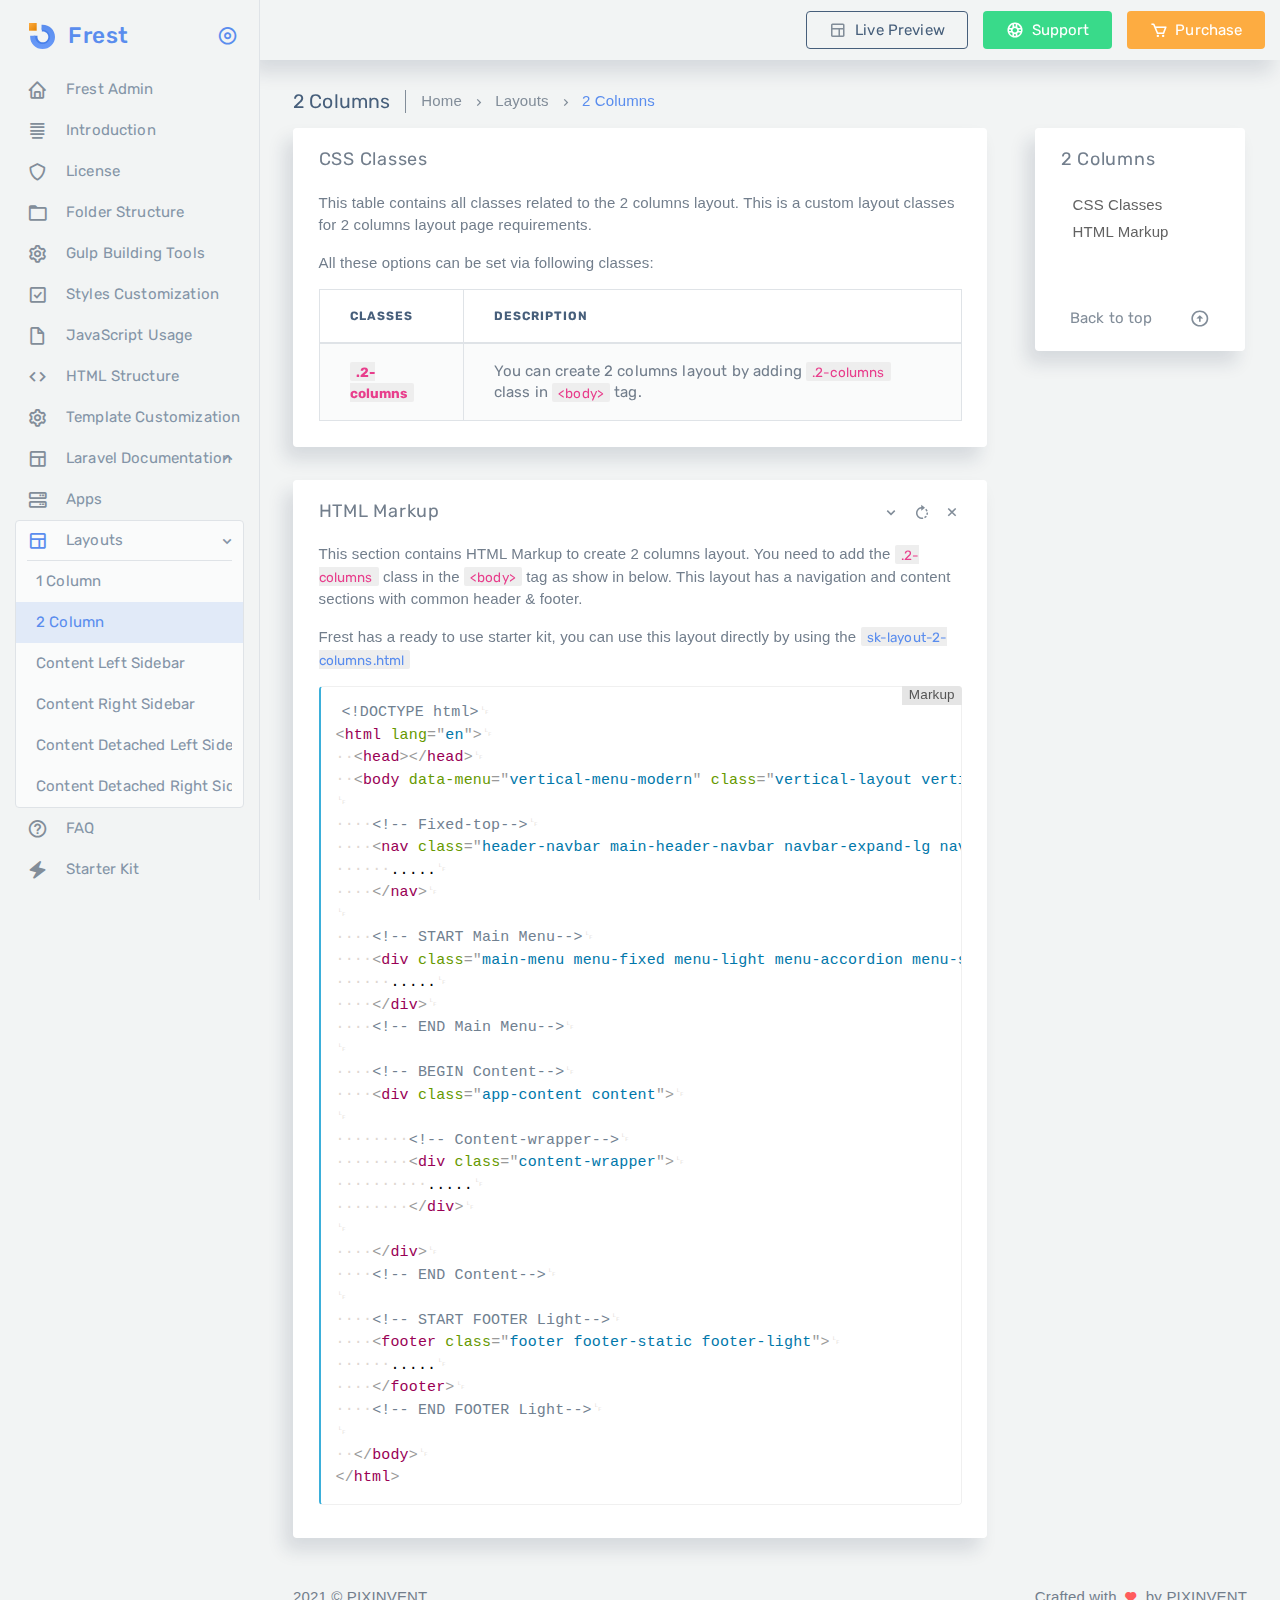
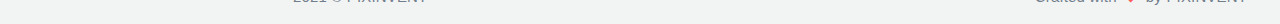
<file: html/ltr/documentation/documentation-2-columns.html>
<!DOCTYPE html>
<html class="loading" lang="en" data-textdirection="ltr">

<head>
    <meta http-equiv="Content-Type" content="text/html; charset=UTF-8">
    <meta http-equiv="X-UA-Compatible" content="IE=edge">
    <meta name="viewport" content="width=device-width, initial-scale=1.0, user-scalable=0">
    <meta name="description" content="Frest admin is super flexible, powerful, clean &amp; modern responsive bootstrap 4 admin template with unlimited possibilities.">
    <meta name="keywords" content="admin template, Frest admin template, dashboard template, flat admin template, responsive admin template, web app">
    <meta name="author" content="PIXINVENT">
    <title>2 Columns - Frest - Bootstrap HTML admin template</title>
    <link rel="apple-touch-icon" sizes="60x60" href="../../../app-assets/images/ico/apple-icon-60.png">
    <link rel="apple-touch-icon" sizes="76x76" href="../../../app-assets/images/ico/apple-icon-76.png">
    <link rel="apple-touch-icon" sizes="120x120" href="../../../app-assets/images/ico/apple-icon-120.png">
    <link rel="apple-touch-icon" sizes="152x152" href="../../../app-assets/images/ico/apple-icon-152.png">
    <link rel="shortcut icon" type="image/x-icon" href="../../../app-assets/images/ico/favicon.ico">
    <link href="https://fonts.googleapis.com/css?family=Rubik:300,300i,400,400i,500,500i%7COpen+Sans:300,300i,400,400i,600,600i,700,700i" rel="stylesheet">
    <meta name="apple-mobile-web-app-capable" content="yes">
    <meta name="apple-touch-fullscreen" content="yes">
    <meta name="apple-mobile-web-app-status-bar-style" content="default">
    <!-- BEGIN VENDOR CSS-->
    <link rel="stylesheet" type="text/css" href="../../../app-assets/vendors/css/vendors.min.css">
    <!-- END VENDOR CSS-->
    <!-- BEGIN Frest CSS-->
    <link rel="stylesheet" type="text/css" href="../../../app-assets/css/bootstrap.css">
    <link rel="stylesheet" type="text/css" href="../../../app-assets/css/bootstrap-extended.css">
    <link rel="stylesheet" type="text/css" href="../../../app-assets/css/colors.css">
    <link rel="stylesheet" type="text/css" href="../../../app-assets/css/components.css">
    <!-- BEGIN Page Level CSS-->
    <link rel="stylesheet" type="text/css" href="../../../app-assets/css/core/menu/menu-types/vertical-menu.css">
    <!-- link(rel='stylesheet', type='text/css', href='../../../app-assets/css'+rtl+'/core/menu/menu-types/vertical-overlay-menu.css')-->
    <link rel="stylesheet" type="text/css" href="../../../app-assets/vendors/css/ui/prism.min.css">
    <link rel="stylesheet" type="text/css" href="../../../app-assets/vendors/css/documentation.css">
    <!-- END Page Level CSS-->
    <!-- BEGIN Custom CSS-->
    <link rel="stylesheet" type="text/css" href="../../../assets/css/style.css">
    <!-- END Custom CSS-->
</head>

<body class="vertical-layout vertical-menu-modern content-right-sidebar  fixed-navbar" data-open="click" data-menu="vertical-menu-modern" data-col="content-right-sidebar">

    <!-- fixed-top-->
    <nav class="header-navbar navbar-expand-md navbar navbar-with-menu fixed-top navbar-light navbar-shadow">
        <div class="navbar-wrapper">
            <div class="navbar-container content float-right">
                <div class="collapse navbar-collapse" id="navbar-mobile">
                    <ul class="nav navbar-nav">
                        <li class="nav-item"><a class="btn btn-outline-secondary btn-doc-header" href="https://www.pixinvent.com/demo/frest-clean-bootstrap-admin-dashboard-template/landing-page/" target="_blank"><i class="bx bx-layout mr-50"></i>Live Preview</a></li>
                        <li class="nav-item"><a class="btn btn-success btn-doc-header" href="https://pixinvent.ticksy.com" target="_blank"><i class="bx bx-buoy text-white mr-50"></i>Support</a></li>
                        <li class="nav-item"><a class="btn btn-warning btn-doc-header" href="https://1.envato.market/frest_admin"><i class="bx bx-cart text-white mr-50"></i>Purchase</a></li>
                    </ul>
                </div>
            </div>
        </div>
    </nav>

    <!-- ////////////////////////////////////////////////////////////////////////////-->


    <div class="main-menu menu-fixed menu-light menu-accordion menu-shadow" data-scroll-to-active="true">
        <div class="navbar-header">
            <ul class="nav navbar-nav flex-row">
                <li class="nav-item mr-auto"><a class="navbar-brand">
                        <div class="brand-logo">
                            <svg class="logo" width="26px" height="26px" viewbox="0 0 26 26" version="1.1" xmlns="http://www.w3.org/2000/svg" xmlns:xlink="http://www.w3.org/1999/xlink">
                                <title>icon</title>
                                <defs>
                                    <lineargradient id="linearGradient-1" x1="50%" y1="0%" x2="50%" y2="100%">
                                        <stop stop-color="#5A8DEE" offset="0%"></stop>
                                        <stop stop-color="#699AF9" offset="100%"></stop>
                                    </lineargradient>
                                    <lineargradient id="linearGradient-2" x1="0%" y1="0%" x2="100%" y2="100%">
                                        <stop stop-color="#FDAC41" offset="0%"></stop>
                                        <stop stop-color="#E38100" offset="100%"></stop>
                                    </lineargradient>
                                </defs>
                                <g id="Sprite" stroke="none" stroke-width="1" fill="none" fill-rule="evenodd">
                                    <g id="sprite" transform="translate(-69.000000, -61.000000)">
                                        <g id="Group" transform="translate(17.000000, 15.000000)">
                                            <g id="icon" transform="translate(52.000000, 46.000000)">
                                                <path id="Combined-Shape" d="M13.5909091,1.77272727 C20.4442608,1.77272727 26,7.19618701 26,13.8863636 C26,20.5765403 20.4442608,26 13.5909091,26 C6.73755742,26 1.18181818,20.5765403 1.18181818,13.8863636 C1.18181818,13.540626 1.19665566,13.1982714 1.22574292,12.8598734 L6.30410592,12.859962 C6.25499466,13.1951893 6.22958398,13.5378796 6.22958398,13.8863636 C6.22958398,17.8551125 9.52536149,21.0724191 13.5909091,21.0724191 C17.6564567,21.0724191 20.9522342,17.8551125 20.9522342,13.8863636 C20.9522342,9.91761479 17.6564567,6.70030817 13.5909091,6.70030817 C13.2336969,6.70030817 12.8824272,6.72514561 12.5388136,6.77314791 L12.5392575,1.81561642 C12.8859498,1.78721495 13.2366963,1.77272727 13.5909091,1.77272727 Z"></path>
                                                <path id="Combined-Shape" d="M13.8863636,4.72727273 C18.9447899,4.72727273 23.0454545,8.82793741 23.0454545,13.8863636 C23.0454545,18.9447899 18.9447899,23.0454545 13.8863636,23.0454545 C8.82793741,23.0454545 4.72727273,18.9447899 4.72727273,13.8863636 C4.72727273,13.5378966 4.74673291,13.1939746 4.7846258,12.8556254 L8.55057141,12.8560055 C8.48653249,13.1896162 8.45300462,13.5340745 8.45300462,13.8863636 C8.45300462,16.887125 10.8856023,19.3197227 13.8863636,19.3197227 C16.887125,19.3197227 19.3197227,16.887125 19.3197227,13.8863636 C19.3197227,10.8856023 16.887125,8.45300462 13.8863636,8.45300462 C13.529522,8.45300462 13.180715,8.48740462 12.8430777,8.55306931 L12.8426531,4.78608796 C13.1851829,4.7472336 13.5334422,4.72727273 13.8863636,4.72727273 Z" fill="#4880EA"></path>
                                                <path id="Combined-Shape" d="M13.5909091,1.77272727 C20.4442608,1.77272727 26,7.19618701 26,13.8863636 C26,20.5765403 20.4442608,26 13.5909091,26 C6.73755742,26 1.18181818,20.5765403 1.18181818,13.8863636 C1.18181818,13.540626 1.19665566,13.1982714 1.22574292,12.8598734 L6.30410592,12.859962 C6.25499466,13.1951893 6.22958398,13.5378796 6.22958398,13.8863636 C6.22958398,17.8551125 9.52536149,21.0724191 13.5909091,21.0724191 C17.6564567,21.0724191 20.9522342,17.8551125 20.9522342,13.8863636 C20.9522342,9.91761479 17.6564567,6.70030817 13.5909091,6.70030817 C13.2336969,6.70030817 12.8824272,6.72514561 12.5388136,6.77314791 L12.5392575,1.81561642 C12.8859498,1.78721495 13.2366963,1.77272727 13.5909091,1.77272727 Z" fill="url(#linearGradient-1)"></path>
                                                <rect id="Rectangle" x="0" y="0" width="7.68181818" height="7.68181818"></rect>
                                                <rect id="Rectangle" fill="url(#linearGradient-2)" x="0" y="0" width="7.68181818" height="7.68181818"></rect>
                                            </g>
                                        </g>
                                    </g>
                                </g>
                            </svg>
                        </div>
                        <h2 class="brand-text mb-0">Frest</h2>
                    </a></li>
                <li class="nav-item d-none d-xl-block nav-toggle"><a class="nav-link modern-nav-toggle pr-0" data-toggle="collapse"><i class="toggle-icon bx bx-disc font-medium-4 primary" data-ticon="bx-disc"></i></a></li>
            </ul>
        </div>
        <div class="shadow-bottom"></div>
        <div class="main-menu-content">
            <ul class="navigation navigation-main" id="main-menu-navigation" data-menu="menu-navigation">
                <li class=" nav-item"><a href="index.html"><i class="bx bx-home"></i><span class="menu-title" data-i18n="">Frest Admin</span></a>
                </li>
                <li class=" nav-item"><a href="documentation-introduction.html"><i class="bx bx-align-justify"></i><span class="menu-title" data-i18n="">Introduction</span></a>
                </li>
                <li class=" nav-item"><a href="documentation-license.html"><i class="bx bx-shield"></i><span class="menu-title" data-i18n="">License</span></a>
                </li>
                <li class=" nav-item"><a href="documentation-folder-structure.html"><i class="bx bx-folder"></i><span class="menu-title" data-i18n="">Folder Structure</span></a>
                </li>
                <li class=" nav-item"><a href="documentation-gulp.html"><i class="bx bx-cog"></i><span class="menu-title" data-i18n="">Gulp Building Tools</span></a>
                </li>
                <li class=" nav-item"><a href="documentation-styles-customization.html"><i class="bx bx-check-square"></i><span class="menu-title" data-i18n="">Styles Customization</span></a>
                </li>
                <li class=" nav-item"><a href="documentation-javascript-usage.html"><i class="bx bx-file-blank"></i><span class="menu-title" data-i18n="">JavaScript Usage</span></a>
                </li>
                <li class=" nav-item"><a href="documentation-html-structure.html"><i class="bx bx-code"></i><span class="menu-title" data-i18n="">HTML Structure</span></a>
                </li>
                <li class=" nav-item"><a href="documentation-template-customization.html"><i class="bx bx-cog"></i><span class="menu-title" data-i18n="">Template Customization</span></a>
                </li>
                <li class=" nav-item"><a href="#"><i class="bx bx-layout"></i><span class="menu-title" data-i18n="">Laravel Documentation</span></a>
                    <ul class="menu-content">
                        <li><a class="menu-item" href="documentation-laravel-folder-structure.html">Laravel Folder Structure</a>
                        </li>
                        <li><a class="menu-item" href="documentation-laravel-installation.html">Laravel Installation</a>
                        </li>
                        <li><a class="menu-item" href="documentation-laravel-integration.html">Laravel Integration</a>
                        </li>
                        <li><a class="menu-item" href="documentation-laravel-passport.html">Laravel Passport</a>
                        </li>
                        <li><a class="menu-item" href="documentation-laravel-sanctum.html">Laravel Sanctum</a>
                        </li>
                        <li><a class="menu-item" href="documentation-laravel-localization.html">Laravel Localization</a>
                        </li>
                        <li><a class="menu-item" href="documentation-laravel-ui.html">Laravel UI</a>
                        </li>
                        <li><a class="menu-item" href="documentation-laravel-menu.html">Laravel Menu</a>
                        </li>
                        <li><a class="menu-item" href="documentation-laravel-search.html">Laravel Search</a>
                        </li>
                        <li><a class="menu-item" href="documentation-laravel-acl.html">Laravel ACL</a>
                        </li>
                        <li><a class="menu-item" href="documentation-laravel-homestead.html">Laravel Homestead</a>
                        </li>
                        <li><a class="menu-item" href="documentation-laravel-sail-docker.html">Laravel Sail &amp; Docker</a>
                        </li>
                        <li><a class="menu-item" href="documentation-laravel-faq.html">Laravel FAQs</a>
                        </li>
                    </ul>
                </li>
                <li class=" nav-item"><a href="documentation-apps.html"><i class="bx bx-server"></i><span class="menu-title" data-i18n="">Apps</span></a>
                </li>
                <li class=" nav-item"><a href="#"><i class="bx bx-layout"></i><span class="menu-title" data-i18n="">Layouts</span></a>
                    <ul class="menu-content">
                        <li><a class="menu-item" href="documentation-1-column.html">1 Column</a>
                        </li>
                        <li class="active"><a class="menu-item" href="documentation-2-columns.html">2 Column</a>
                        </li>
                        <li><a class="menu-item" href="documentation-content-left-sidebar.html">Content Left Sidebar</a>
                        </li>
                        <li><a class="menu-item" href="documentation-content-right-sidebar.html">Content Right Sidebar</a>
                        </li>
                        <li><a class="menu-item" href="documentation-content-detached-left-sidebar.html">Content Detached Left Sidebar</a>
                        </li>
                        <li><a class="menu-item" href="documentation-content-detached-right-sidebar.html">Content Detached Right Sidebar</a>
                        </li>
                    </ul>
                </li>
                <li class=" nav-item"><a href="documentation-faq.html"><i class="bx bx-help-circle"></i><span class="menu-title" data-i18n="">FAQ</span></a>
                </li>
                <li class=" nav-item"><a href="documentation-starter-kit.html"><i class="bx bxs-zap"></i><span class="menu-title" data-i18n="">Starter Kit</span></a>
                </li>
                <li class=" nav-item"><a href="#"><i class="bx bxs-grid"></i><span class="menu-title" data-i18n="">UI</span></a>
                    <ul class="menu-content">
                        <li><a class="menu-item" href="documentation-card.html">Cards</a>
                        </li>
                        <li><a class="menu-item" href="documentation-colors.html">Colors</a>
                        </li>
                        <li><a class="menu-item" href="documentation-icons.html">Icons</a>
                        </li>
                        <li><a class="menu-item" href="documentation-widgets.html">Widgets</a>
                        </li>
                    </ul>
                </li>
                <li class=" nav-item"><a href="#"><i class="bx bx-box"></i><span class="menu-title" data-i18n="">Components</span></a>
                    <ul class="menu-content">
                        <li><a class="menu-item" href="documentation-components.html">Components</a>
                        </li>
                        <li><a class="menu-item" href="documentation-extra-components.html">Extra Components</a>
                        </li>
                    </ul>
                </li>
                <li class=" nav-item"><a href="#"><i class="bx bx-copy"></i><span class="menu-title" data-i18n="">Forms</span></a>
                    <ul class="menu-content">
                        <li><a class="menu-item" href="documentation-form-elements.html">Form Elements</a>
                        </li>
                        <li><a class="menu-item" href="documentation-form-layouts.html">Form Layouts</a>
                        </li>
                        <li><a class="menu-item" href="documentation-form-wizard.html">Form Wizard</a>
                        </li>
                        <li><a class="menu-item" href="documentation-form-repeater.html">Form Repeater</a>
                        </li>
                        <li><a class="menu-item" href="documentation-form-validation.html">Form Validation</a>
                        </li>
                    </ul>
                </li>
                <li class=" nav-item"><a href="#"><i class="bx bx-server"></i><span class="menu-title" data-i18n="">Tables</span></a>
                    <ul class="menu-content">
                        <li><a class="menu-item" href="documentation-bootstrap-tables.html">Tables</a>
                        </li>
                        <li><a class="menu-item" href="documentation-datatables.html">Data Tables</a>
                        </li>
                    </ul>
                </li>
                <li class=" nav-item"><a href="#.html"><i class="bx bx-bar-chart"></i><span class="menu-title" data-i18n="">Charts</span></a>
                    <ul class="menu-content">
                        <li><a class="menu-item" href="documentation-charts-apex.html">Apex Chart</a>
                        </li>
                        <li><a class="menu-item" href="documentation-charts-chartjs.html">Chart JS</a>
                        </li>
                        <li><a class="menu-item" href="documentation-charts-chartist.html">Chartist Js</a>
                        </li>
                    </ul>
                </li>
                <li class=" nav-item"><a href="documentation-maps.html"><i class="bx bx-map-alt"></i><span class="menu-title" data-i18n="">Maps</span></a>
                </li>
                <li class=" nav-item"><a href="documentation-extensions.html"><i class="bx bx-edit-alt"></i><span class="menu-title" data-i18n="">Extensions</span></a>
                </li>
                <li class=" nav-item"><a href="#"><i class="bx bx-bookmark"></i><span class="menu-title" data-i18n="">Other</span></a>
                    <ul class="menu-content">
                        <li><a class="menu-item" href="documentation-sources-credits.html">Sources &amp; Credits</a>
                        </li>
                        <li><a class="menu-item" href="documentation-notes.html">Notes</a>
                        </li>
                        <li><a class="menu-item" href="https://pixinvent.ticksy.com/">Support</a>
                        </li>
                    </ul>
                </li>
            </ul>
        </div>
    </div>

    <div class="app-content content">
        <div class="sidebar-right sidebar-sticky">
            <div class="sidebar">
                <div class="pt-2 pr-2">
                    <div class="sidebar-content p-1" data-spy="affix" data-offset-top="-77">
                        <div class="card">
                            <div class="card-header">
                                <h6 class="card-title">2 Columns</h6>
                            </div>
                            <div class="card-content" aria-expanded="true">
                                <div class="card-body">
                                    <nav id="sidebar-page-navigation">
                                        <ul id="page-navigation-list" class="nav">
                                            <li class="nav-item"><a class="nav-link" href="#columns-2-css">CSS Classes</a></li>
                                            <li class="nav-item"><a class="nav-link" href="#columns-2-html">HTML Markup</a></li>
                                        </ul>
                                    </nav>
                                </div>
                                <h6 class="border-top-grey border-top-lighten-2 p-1 mt-1 mb-0">
                                    <a class="nav-link display-block text-muted" href="#top">Back to top
                                        <i class="float-right bx bx-up-arrow-circle font-medium-3"></i>
                                    </a>
                                </h6>
                            </div>
                        </div>
                    </div>
                </div>
            </div>
        </div>
        <div class="content-left">
            <div class="content-wrapper">
                <div class="content-header row">
                    <div class="content-header-left col-12 mb-1">
                        <div class="row breadcrumbs-top">
                            <div class="col-12">
                                <h5 class="content-header-title float-left pr-1 mb-0">2 Columns</h5>
                                <div class="breadcrumb-wrapper">
                                    <ol class="breadcrumb p-0 mb-0">
                                        <li class="breadcrumb-item"><a href="index.html">Home</a>
                                        </li>
                                        <li class="breadcrumb-item"><a href="javascript:void(0);">Layouts</a>
                                        </li>
                                        <li class="breadcrumb-item active">2 Columns
                                        </li>
                                    </ol>
                                </div>
                            </div>
                        </div>
                    </div>
                </div>
                <div class="content-body">
                    <!--2-columns-->
                    <section id="columns-2">
                        <!-- CSS Classes -->
                        <section id="columns-2-css" class="card">
                            <div class="card-header">
                                <h4 class="card-title">CSS Classes</h4>
                            </div>
                            <div class="card-content" aria-expanded="true">
                                <div class="card-body">
                                    <div class="card-text">
                                        <p>This table contains all classes related to the 2 columns layout. This is a custom layout classes
                                            for 2 columns layout page requirements.</p>
                                        <p>All these options can be set via following classes:</p>
                                        <div class="table-responsive">
                                            <table class="table table-bordered table-striped mb-0">
                                                <thead>
                                                    <tr>
                                                        <th>Classes</th>
                                                        <th>Description</th>
                                                    </tr>
                                                </thead>
                                                <tbody>
                                                    <tr>
                                                        <th scope="row"><code>.2-columns</code></th>
                                                        <td>You can create 2 columns layout by adding <code>.2-columns</code> class in
                                                            <code>&lt;body&gt;</code> tag.</td>
                                                    </tr>
                                                </tbody>
                                            </table>
                                        </div>
                                    </div>
                                </div>
                            </div>
                        </section>
                        <!--/ CSS Classes -->
                        <!-- HTML Markup -->
                        <section id="columns-2-html" class="card">
                            <div class="card-header">
                                <h4 class="card-title">HTML Markup</h4>
                                <div class="heading-elements">
                                    <ul class="list-inline mb-0">
                                        <li><a data-action="collapse"><i class="bx bx-chevron-down"></i></a></li>
                                        <li><a data-action="reload"><i class="bx bx-rotate-right"></i></a></li>
                                        <li><a data-action="close"><i class="bx bx-x"></i></a></li>
                                    </ul>
                                </div>
                            </div>
                            <div class="card-content collapse show" aria-expanded="true">
                                <div class="card-body">
                                    <div class="card-text">
                                        <p>This section contains HTML Markup to create 2 columns layout. You need to add the
                                            <code>.2-columns</code> class in the <code>&lt;body&gt;</code> tag as show in below. This layout
                                            has a navigation and content sections with common header & footer.</p>
                                        <p>Frest has a ready to use starter kit, you can use this layout directly by using the <a href="https://pixinvent.com/demo/frest-clean-bootstrap-admin-dashboard-template/starter-kit/ltr/vertical-menu-template/sk-layout-2-columns.html"><code>sk-layout-2-columns.html</code></a>
                                        </p>
                                        <pre class="language-markup">
        <code class="language-markup">
            &lt;!DOCTYPE html&gt;
              &lt;html lang="en"&gt;
                &lt;head&gt;&lt;/head&gt;
                &lt;body data-menu="vertical-menu-modern" class="vertical-layout vertical-menu-modern 2-columns navbar-sticky footer-static menu-expanded"&gt;

                  &lt;!-- Fixed-top--&gt;
                  &lt;nav class="header-navbar main-header-navbar navbar-expand-lg navbar navbar-with-menu fixed-top"&gt;
                    .....
                  &lt;/nav&gt;

                  &lt;!-- START Main Menu--&gt;
                  &lt;div class="main-menu menu-fixed menu-light menu-accordion menu-shadow expanded"&gt;
                    .....
                  &lt;/div&gt;
                  &lt;!-- END Main Menu--&gt;

                  &lt;!-- BEGIN Content--&gt;
                  &lt;div class="app-content content"&gt;

                      &lt;!-- Content-wrapper--&gt;
                      &lt;div class="content-wrapper"&gt;
                        .....
                      &lt;/div&gt;

                  &lt;/div&gt;
                  &lt;!-- END Content--&gt;

                  &lt;!-- START FOOTER Light--&gt;
                  &lt;footer class="footer footer-static footer-light"&gt;
                    .....
                  &lt;/footer&gt;
                  &lt;!-- END FOOTER Light--&gt;

                &lt;/body&gt;
              &lt;/html&gt;
        </code>
      </pre>
                                    </div>
                                </div>
                            </div>
                        </section>
                        <!--/ HTML Markup -->
                    </section>
                    <!--/ 2-columns-->

                </div>
            </div>
        </div>
    </div>
    <!-- ////////////////////////////////////////////////////////////////////////////-->


    <footer class="footer footer-static footer-light">
        <p class="clearfix mb-0"><span class="float-left d-inline-block">2021 &copy; PIXINVENT</span><span class="float-right d-sm-inline-block d-none">Crafted with<i class="bx bxs-heart pink mx-50 font-small-3"></i>by<a class="text-uppercase" href="https://1.envato.market/pixinvent_portfolio" target="_blank">Pixinvent</a></span></p>
    </footer>
    <button class="btn btn-primary btn-icon scroll-top" type="button"><i class="bx bx-up-arrow-alt"></i></button>

    <script src="../../../app-assets/vendors/js/vendors.min.js"></script>
    <script src="../../../app-assets/js/core/app-menu.js"></script>
    <script src="../../../app-assets/js/core/app.js"></script>
    <script src="../../../app-assets/js/scripts/customizer.js"></script>
    <script src="../../../app-assets/vendors/js/ui/prism.min.js" type="text/javascript"></script>
    <script src="../../../app-assets/vendors/js/ui/affix.js" type="text/javascript"></script>
    <script src="../../../app-assets/js/scripts/documentation.js" type="text/javascript"></script>
</body>

</html>
</file>
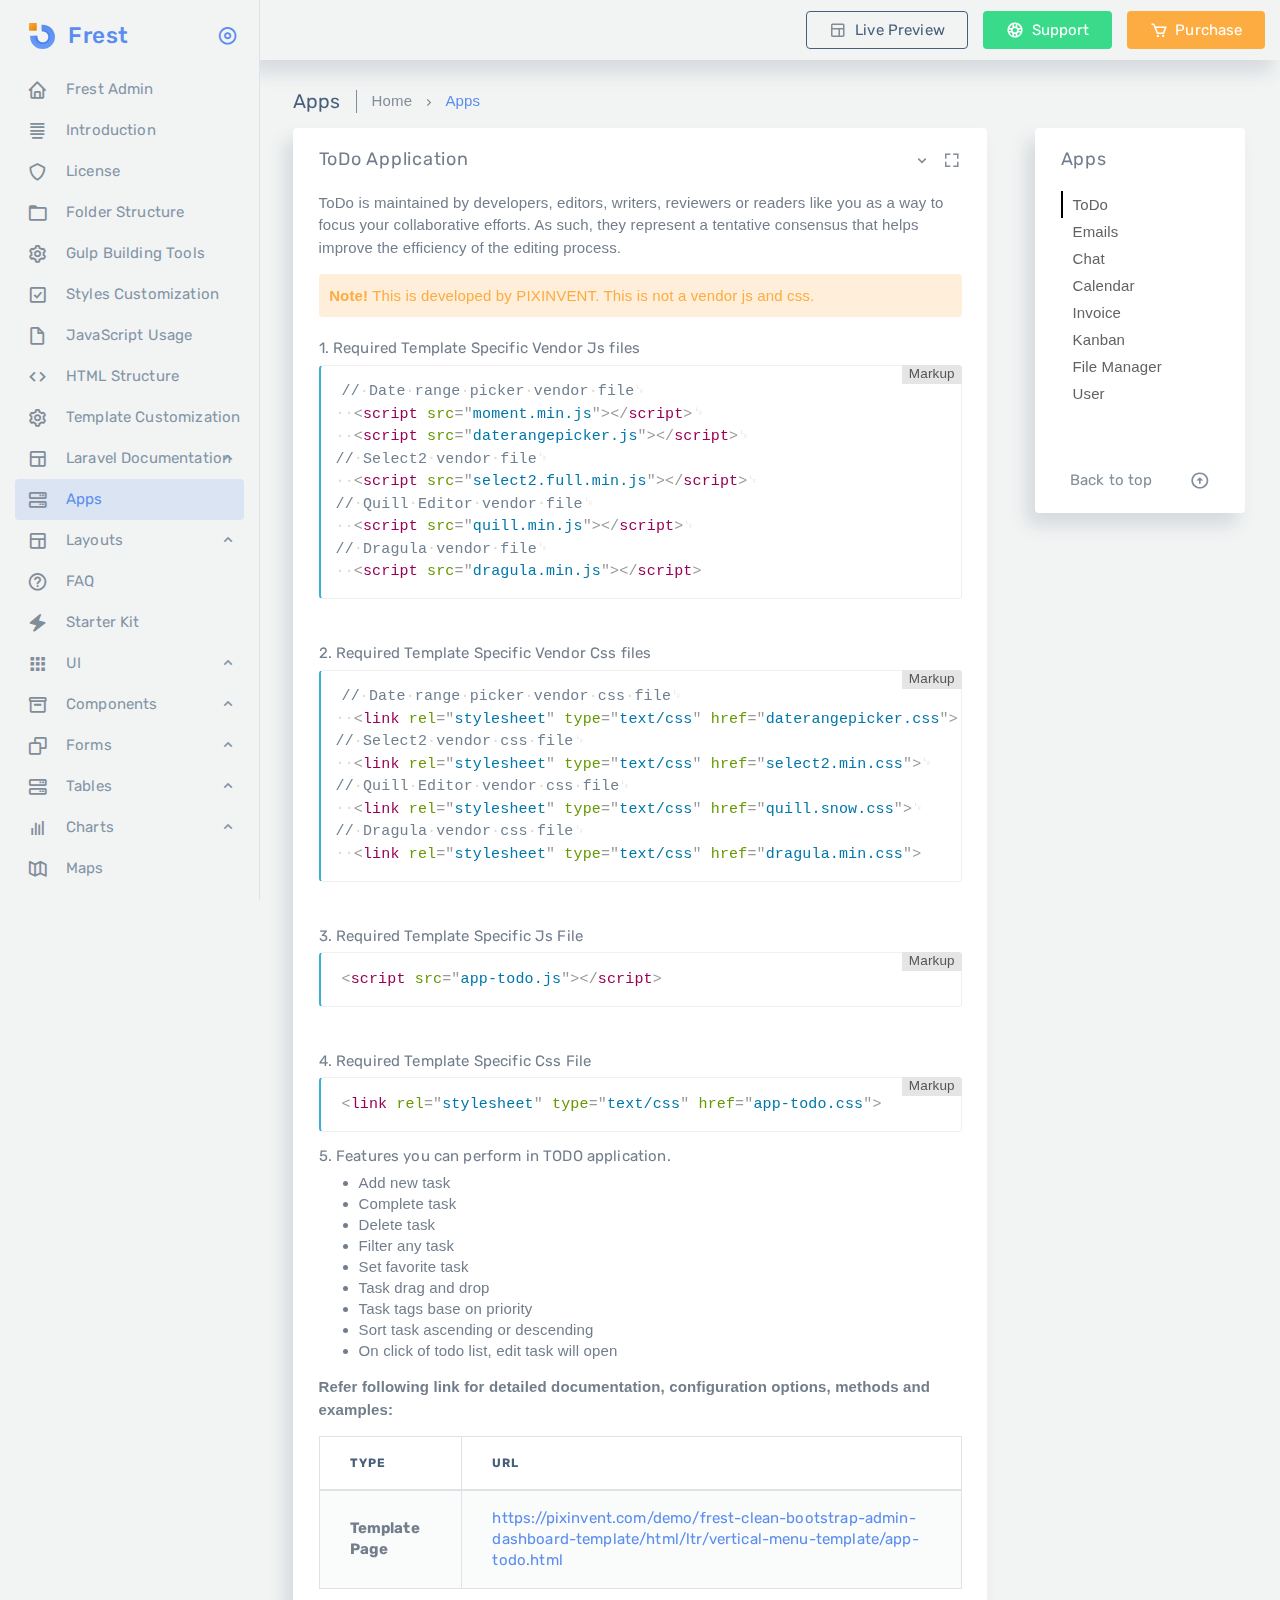
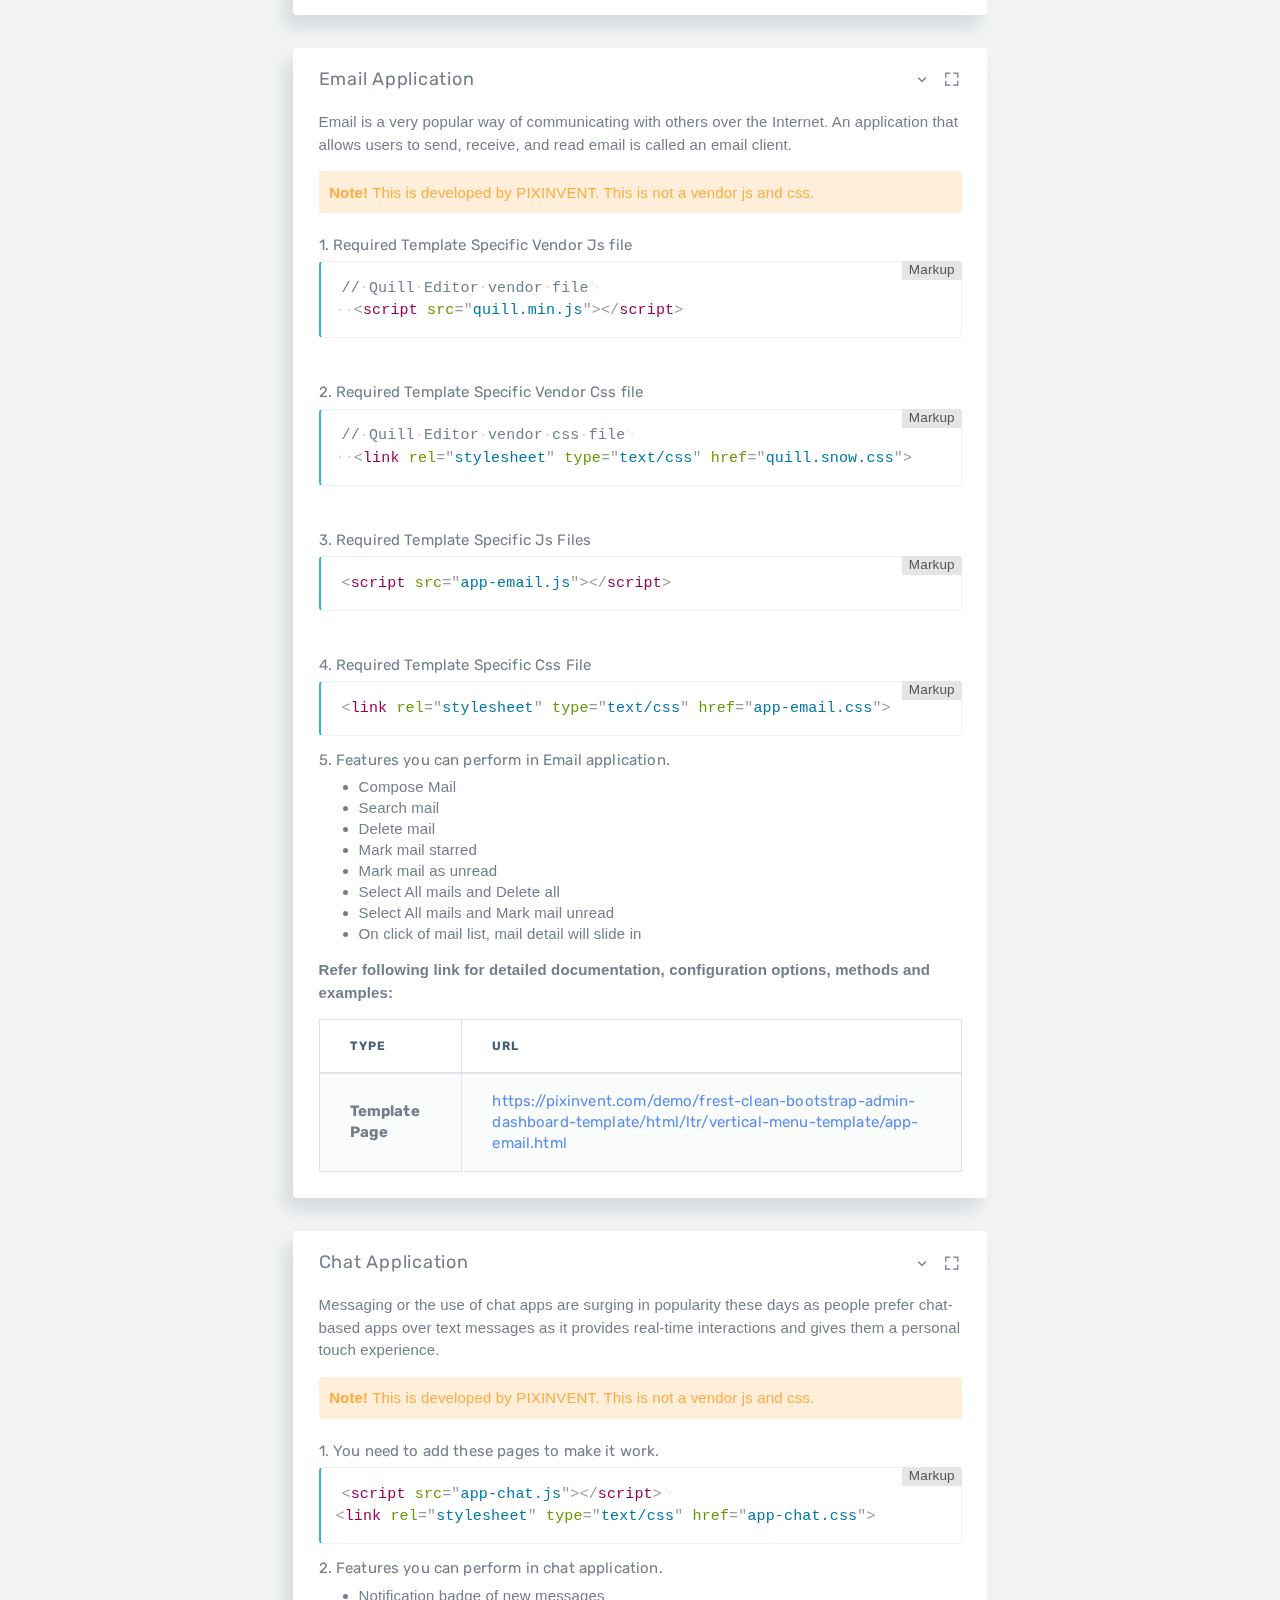
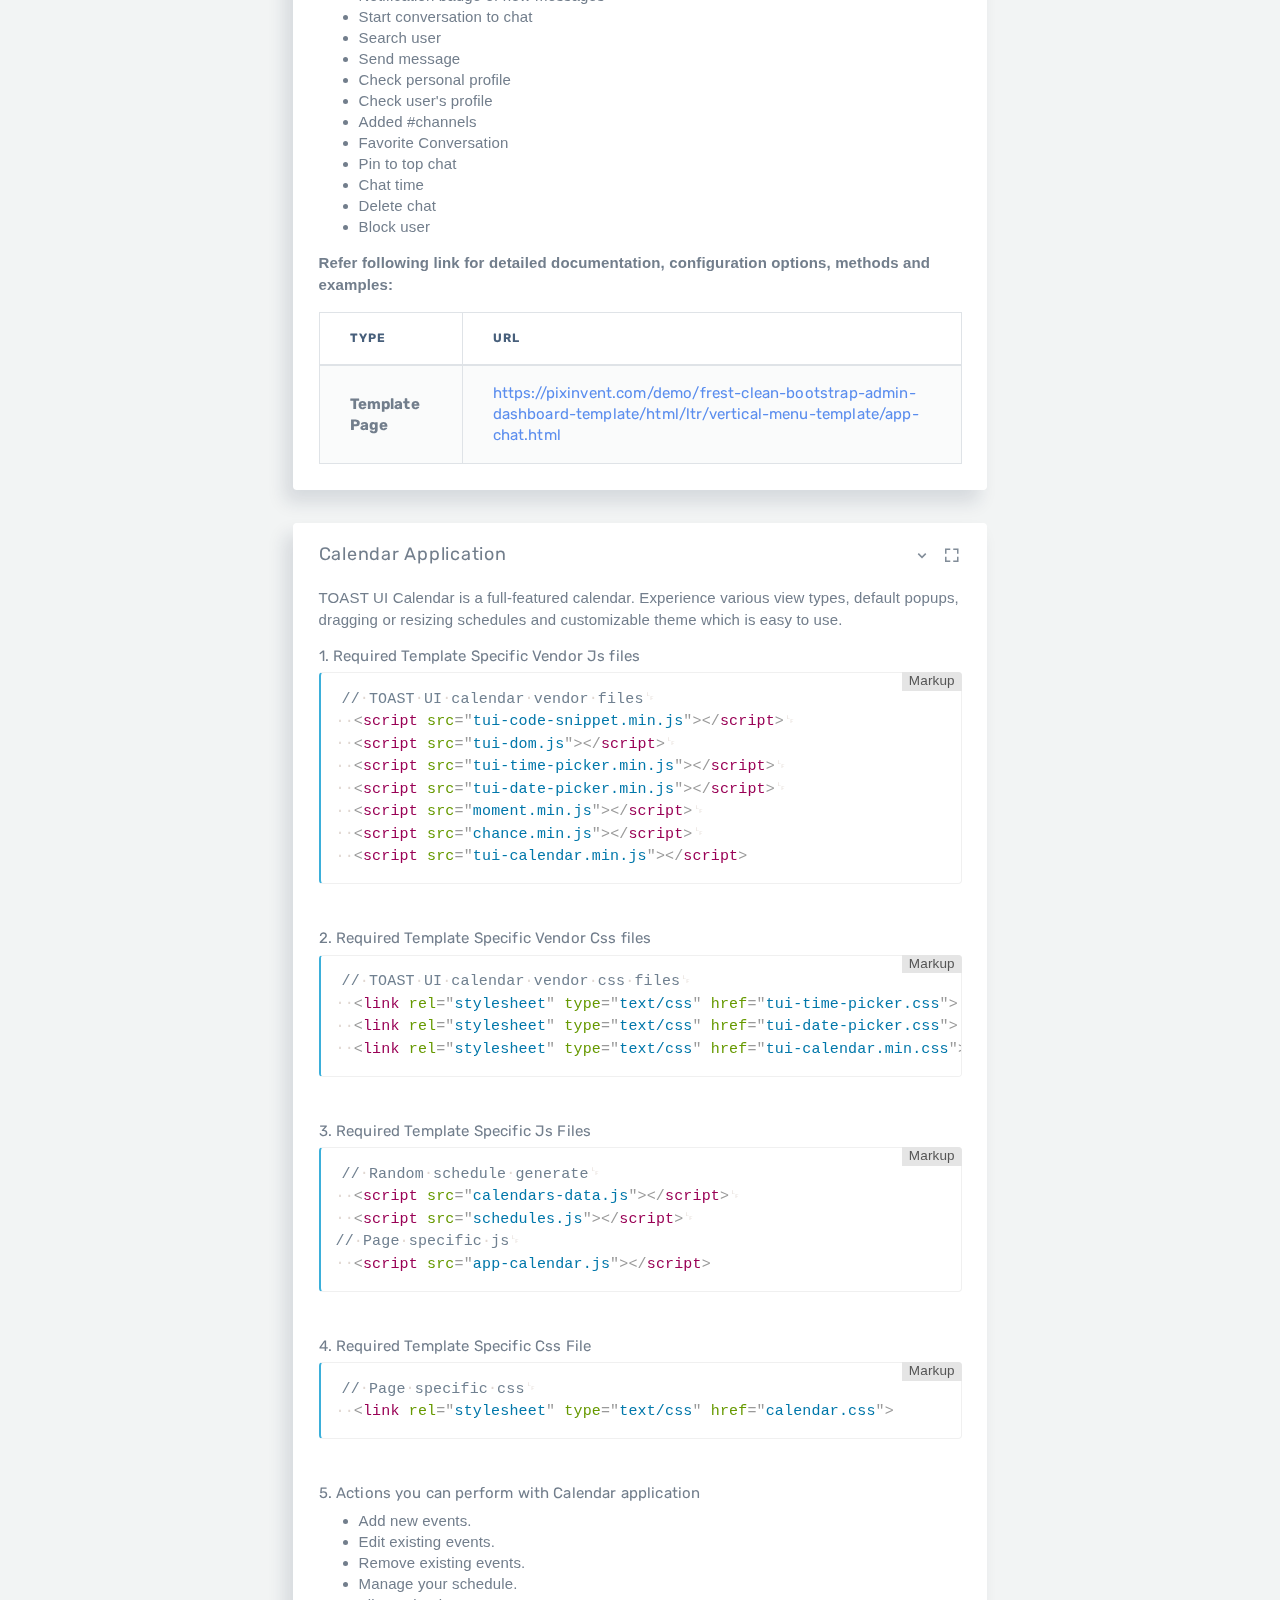
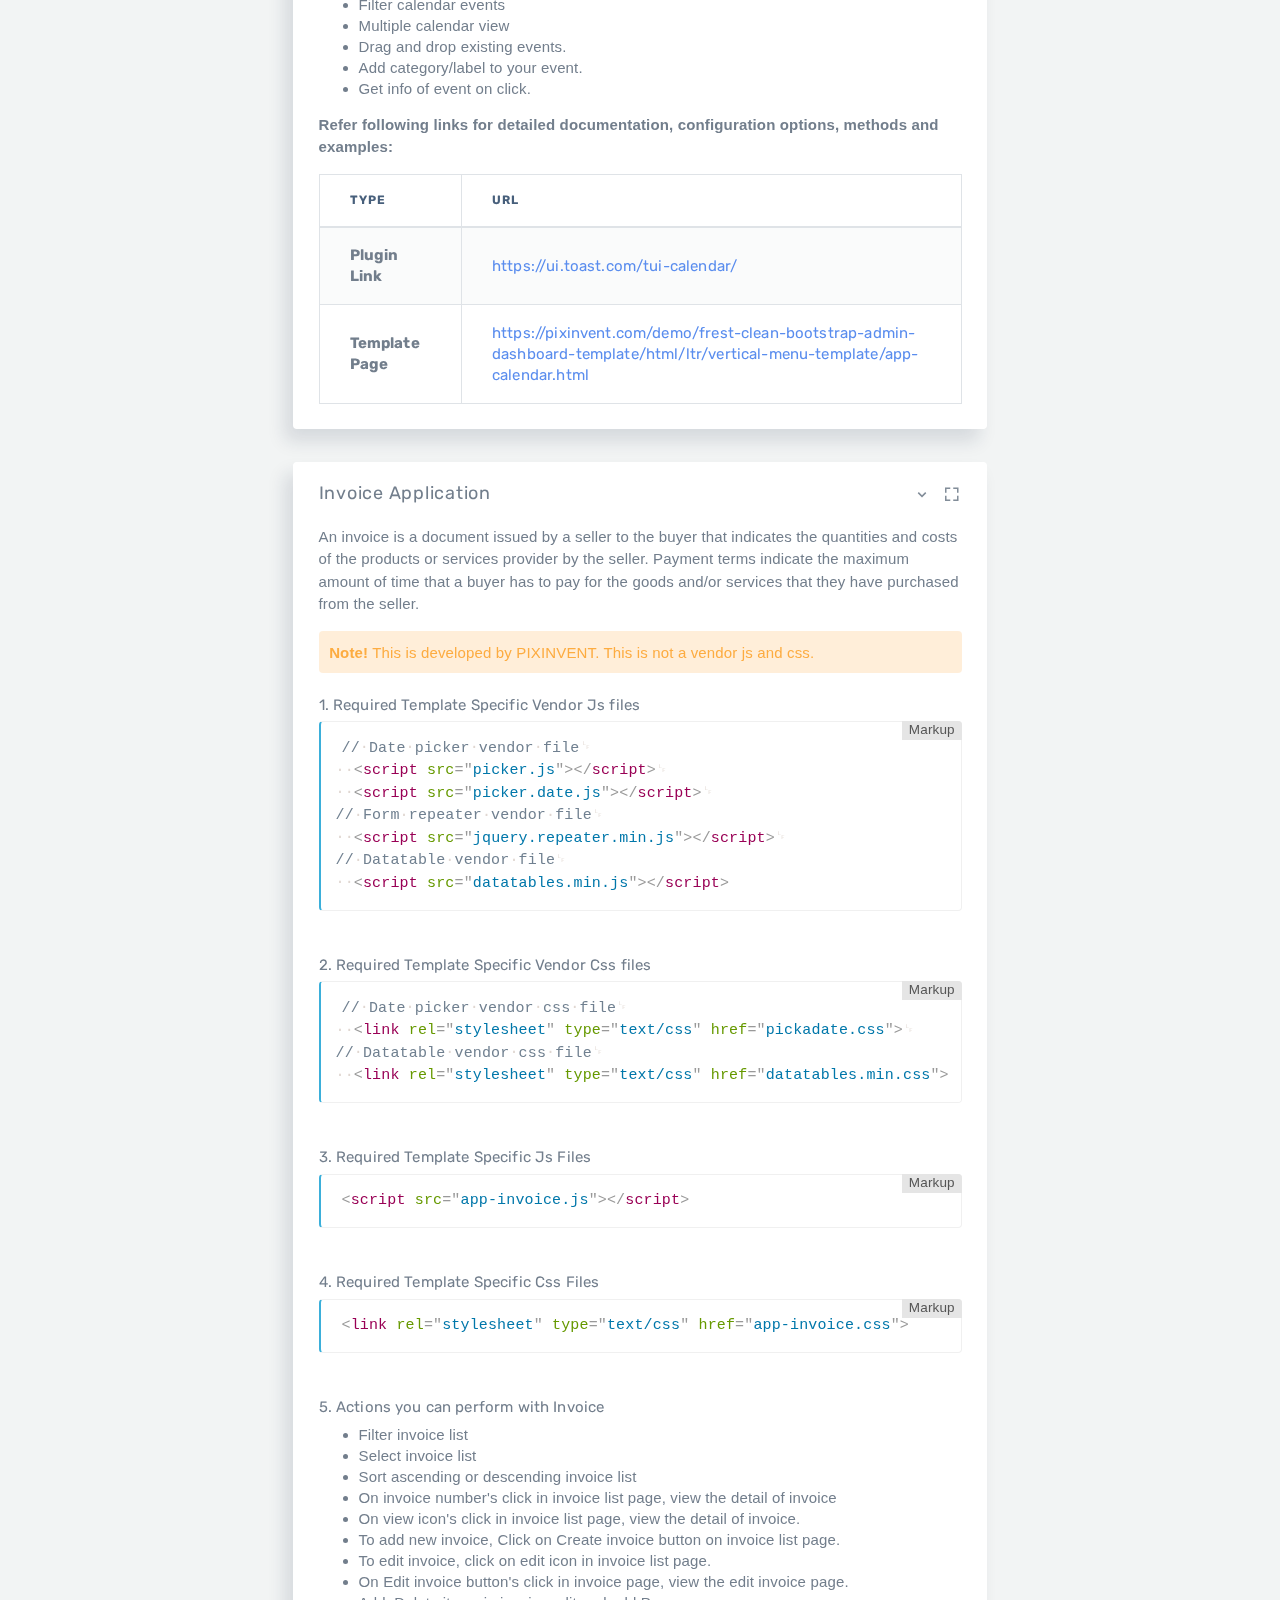
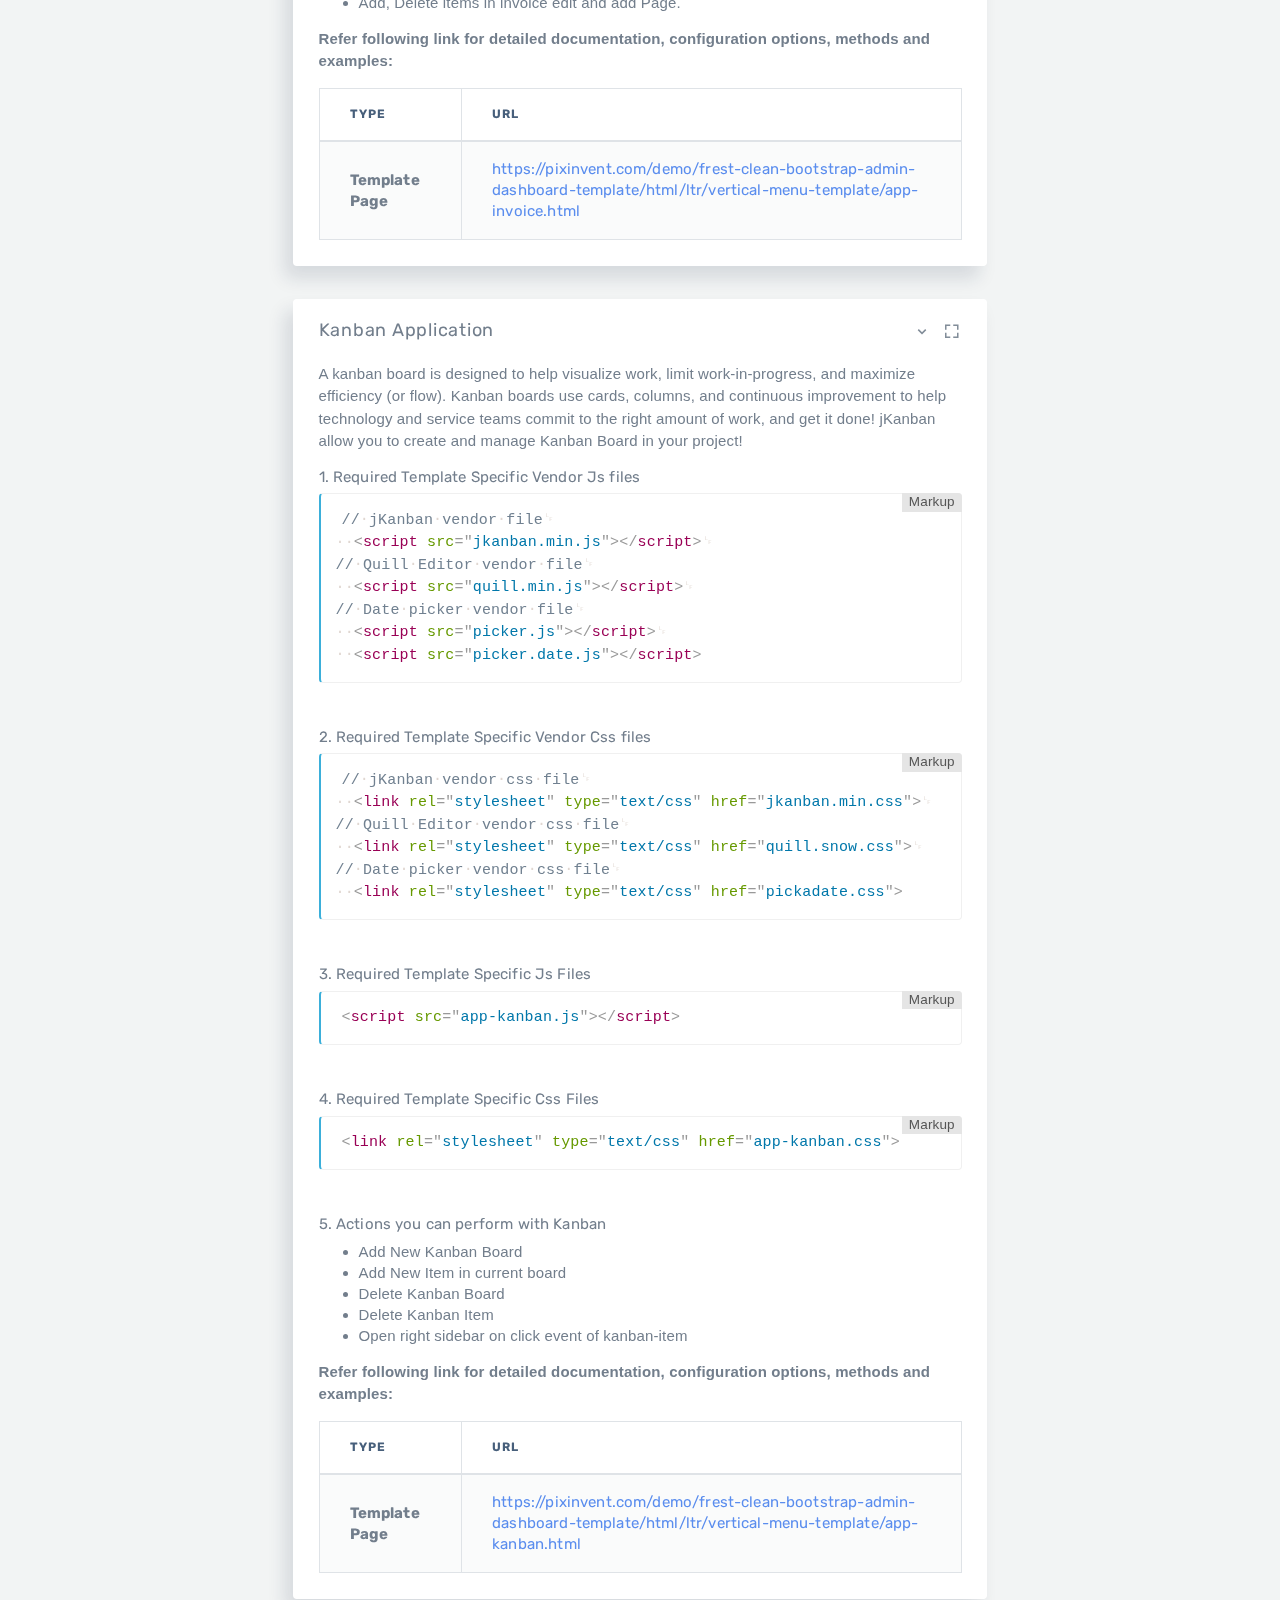
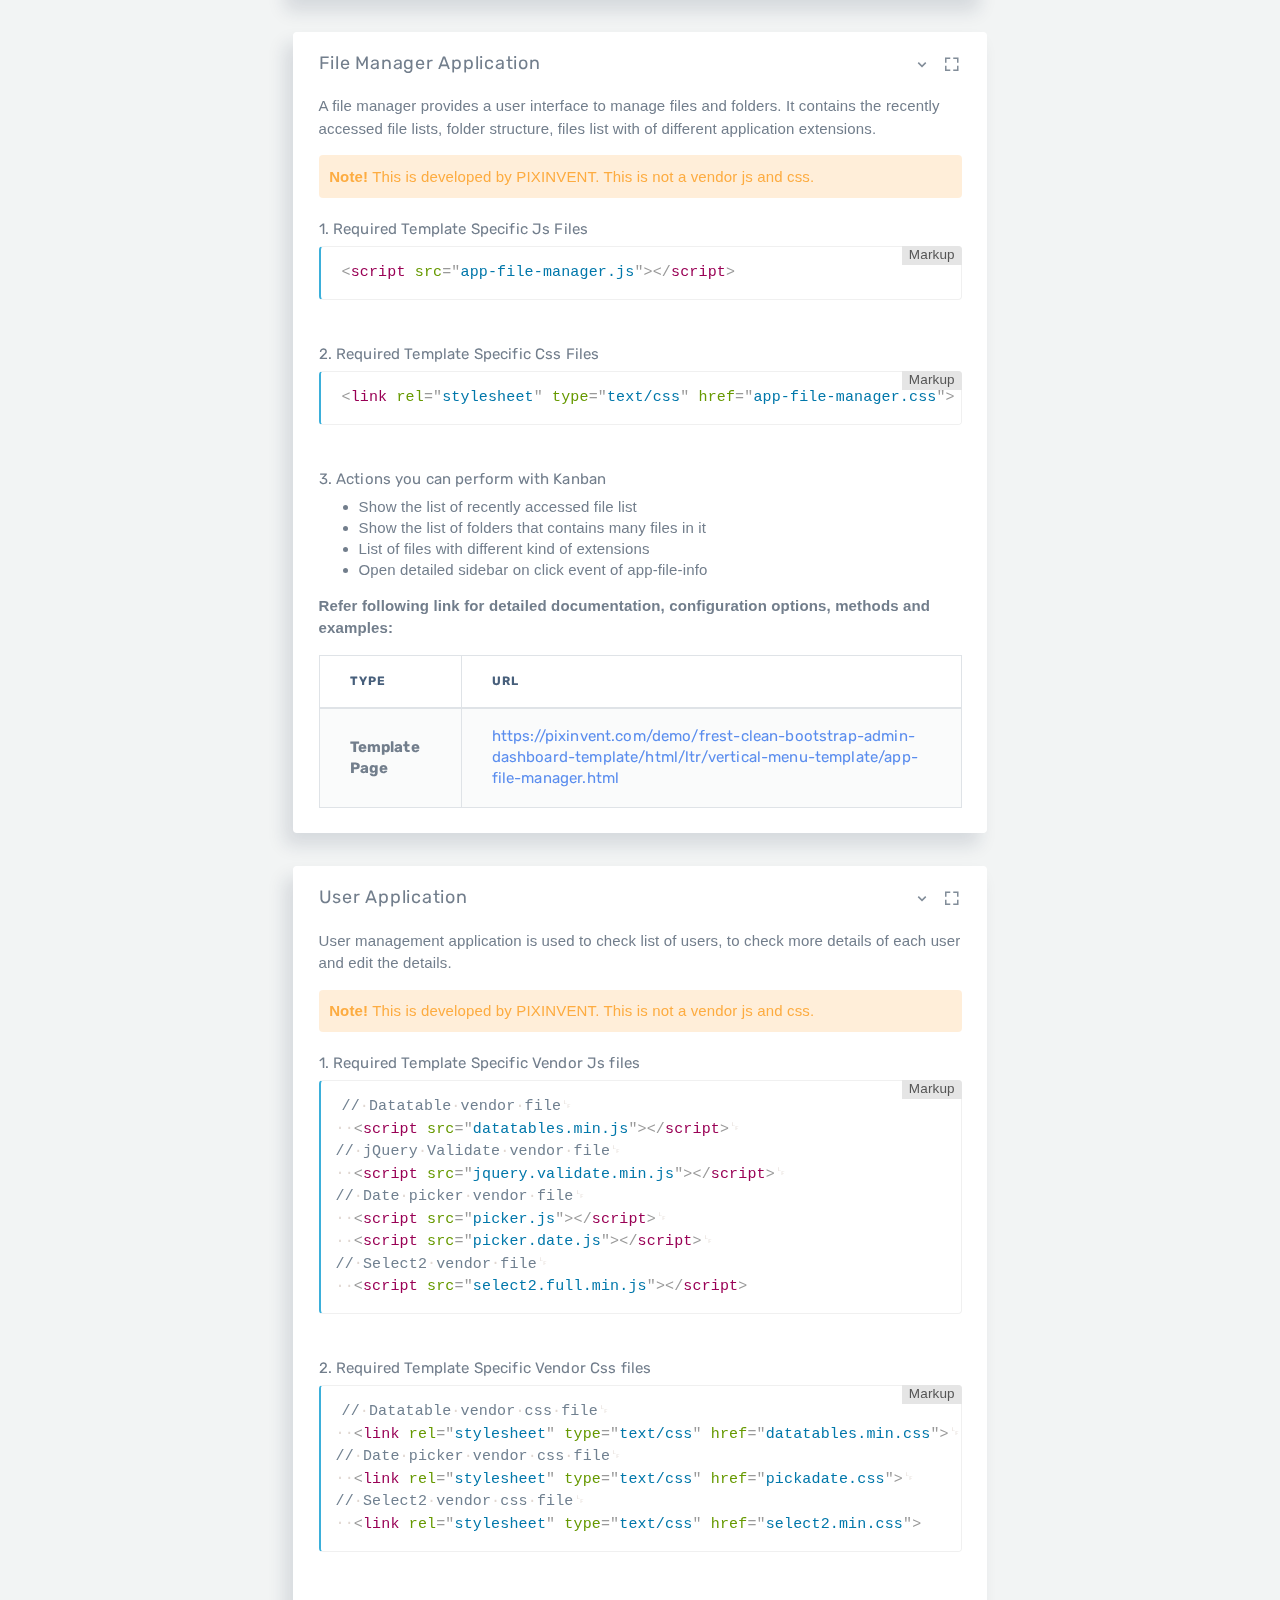
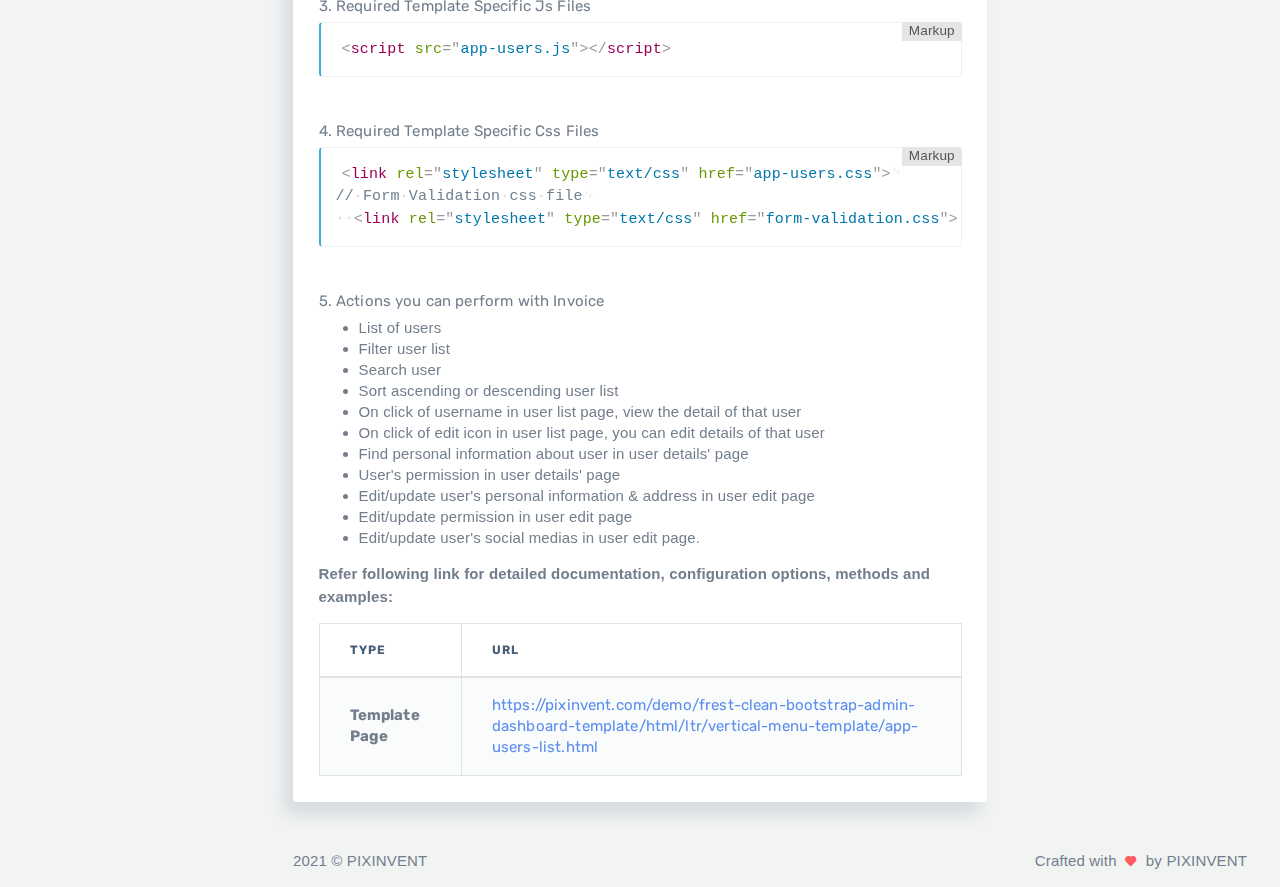
<file: html/ltr/documentation/documentation-apps.html>
<!DOCTYPE html>
<html class="loading" lang="en" data-textdirection="ltr">

<head>
    <meta http-equiv="Content-Type" content="text/html; charset=UTF-8">
    <meta http-equiv="X-UA-Compatible" content="IE=edge">
    <meta name="viewport" content="width=device-width, initial-scale=1.0, user-scalable=0">
    <meta name="description" content="Frest admin is super flexible, powerful, clean &amp; modern responsive bootstrap 4 admin template with unlimited possibilities.">
    <meta name="keywords" content="admin template, Frest admin template, dashboard template, flat admin template, responsive admin template, web app">
    <meta name="author" content="PIXINVENT">
    <title>Apps - Frest - Bootstrap HTML admin template</title>
    <link rel="apple-touch-icon" sizes="60x60" href="../../../app-assets/images/ico/apple-icon-60.png">
    <link rel="apple-touch-icon" sizes="76x76" href="../../../app-assets/images/ico/apple-icon-76.png">
    <link rel="apple-touch-icon" sizes="120x120" href="../../../app-assets/images/ico/apple-icon-120.png">
    <link rel="apple-touch-icon" sizes="152x152" href="../../../app-assets/images/ico/apple-icon-152.png">
    <link rel="shortcut icon" type="image/x-icon" href="../../../app-assets/images/ico/favicon.ico">
    <link href="https://fonts.googleapis.com/css?family=Rubik:300,300i,400,400i,500,500i%7COpen+Sans:300,300i,400,400i,600,600i,700,700i" rel="stylesheet">
    <meta name="apple-mobile-web-app-capable" content="yes">
    <meta name="apple-touch-fullscreen" content="yes">
    <meta name="apple-mobile-web-app-status-bar-style" content="default">
    <!-- BEGIN VENDOR CSS-->
    <link rel="stylesheet" type="text/css" href="../../../app-assets/vendors/css/vendors.min.css">
    <!-- END VENDOR CSS-->
    <!-- BEGIN Frest CSS-->
    <link rel="stylesheet" type="text/css" href="../../../app-assets/css/bootstrap.css">
    <link rel="stylesheet" type="text/css" href="../../../app-assets/css/bootstrap-extended.css">
    <link rel="stylesheet" type="text/css" href="../../../app-assets/css/colors.css">
    <link rel="stylesheet" type="text/css" href="../../../app-assets/css/components.css">
    <!-- BEGIN Page Level CSS-->
    <link rel="stylesheet" type="text/css" href="../../../app-assets/css/core/menu/menu-types/vertical-menu.css">
    <!-- link(rel='stylesheet', type='text/css', href='../../../app-assets/css'+rtl+'/core/menu/menu-types/vertical-overlay-menu.css')-->
    <link rel="stylesheet" type="text/css" href="../../../app-assets/vendors/css/ui/prism.min.css">
    <link rel="stylesheet" type="text/css" href="../../../app-assets/vendors/css/documentation.css">
    <!-- END Page Level CSS-->
    <!-- BEGIN Custom CSS-->
    <link rel="stylesheet" type="text/css" href="../../../assets/css/style.css">
    <!-- END Custom CSS-->
</head>

<body class="vertical-layout vertical-menu-modern content-right-sidebar  fixed-navbar" data-open="click" data-menu="vertical-menu-modern" data-col="content-right-sidebar">

    <!-- fixed-top-->
    <nav class="header-navbar navbar-expand-md navbar navbar-with-menu fixed-top navbar-light navbar-shadow">
        <div class="navbar-wrapper">
            <div class="navbar-container content float-right">
                <div class="collapse navbar-collapse" id="navbar-mobile">
                    <ul class="nav navbar-nav">
                        <li class="nav-item"><a class="btn btn-outline-secondary btn-doc-header" href="https://www.pixinvent.com/demo/frest-clean-bootstrap-admin-dashboard-template/landing-page/" target="_blank"><i class="bx bx-layout mr-50"></i>Live Preview</a></li>
                        <li class="nav-item"><a class="btn btn-success btn-doc-header" href="https://pixinvent.ticksy.com" target="_blank"><i class="bx bx-buoy text-white mr-50"></i>Support</a></li>
                        <li class="nav-item"><a class="btn btn-warning btn-doc-header" href="https://1.envato.market/frest_admin"><i class="bx bx-cart text-white mr-50"></i>Purchase</a></li>
                    </ul>
                </div>
            </div>
        </div>
    </nav>

    <!-- ////////////////////////////////////////////////////////////////////////////-->


    <div class="main-menu menu-fixed menu-light menu-accordion menu-shadow" data-scroll-to-active="true">
        <div class="navbar-header">
            <ul class="nav navbar-nav flex-row">
                <li class="nav-item mr-auto"><a class="navbar-brand">
                        <div class="brand-logo">
                            <svg class="logo" width="26px" height="26px" viewbox="0 0 26 26" version="1.1" xmlns="http://www.w3.org/2000/svg" xmlns:xlink="http://www.w3.org/1999/xlink">
                                <title>icon</title>
                                <defs>
                                    <lineargradient id="linearGradient-1" x1="50%" y1="0%" x2="50%" y2="100%">
                                        <stop stop-color="#5A8DEE" offset="0%"></stop>
                                        <stop stop-color="#699AF9" offset="100%"></stop>
                                    </lineargradient>
                                    <lineargradient id="linearGradient-2" x1="0%" y1="0%" x2="100%" y2="100%">
                                        <stop stop-color="#FDAC41" offset="0%"></stop>
                                        <stop stop-color="#E38100" offset="100%"></stop>
                                    </lineargradient>
                                </defs>
                                <g id="Sprite" stroke="none" stroke-width="1" fill="none" fill-rule="evenodd">
                                    <g id="sprite" transform="translate(-69.000000, -61.000000)">
                                        <g id="Group" transform="translate(17.000000, 15.000000)">
                                            <g id="icon" transform="translate(52.000000, 46.000000)">
                                                <path id="Combined-Shape" d="M13.5909091,1.77272727 C20.4442608,1.77272727 26,7.19618701 26,13.8863636 C26,20.5765403 20.4442608,26 13.5909091,26 C6.73755742,26 1.18181818,20.5765403 1.18181818,13.8863636 C1.18181818,13.540626 1.19665566,13.1982714 1.22574292,12.8598734 L6.30410592,12.859962 C6.25499466,13.1951893 6.22958398,13.5378796 6.22958398,13.8863636 C6.22958398,17.8551125 9.52536149,21.0724191 13.5909091,21.0724191 C17.6564567,21.0724191 20.9522342,17.8551125 20.9522342,13.8863636 C20.9522342,9.91761479 17.6564567,6.70030817 13.5909091,6.70030817 C13.2336969,6.70030817 12.8824272,6.72514561 12.5388136,6.77314791 L12.5392575,1.81561642 C12.8859498,1.78721495 13.2366963,1.77272727 13.5909091,1.77272727 Z"></path>
                                                <path id="Combined-Shape" d="M13.8863636,4.72727273 C18.9447899,4.72727273 23.0454545,8.82793741 23.0454545,13.8863636 C23.0454545,18.9447899 18.9447899,23.0454545 13.8863636,23.0454545 C8.82793741,23.0454545 4.72727273,18.9447899 4.72727273,13.8863636 C4.72727273,13.5378966 4.74673291,13.1939746 4.7846258,12.8556254 L8.55057141,12.8560055 C8.48653249,13.1896162 8.45300462,13.5340745 8.45300462,13.8863636 C8.45300462,16.887125 10.8856023,19.3197227 13.8863636,19.3197227 C16.887125,19.3197227 19.3197227,16.887125 19.3197227,13.8863636 C19.3197227,10.8856023 16.887125,8.45300462 13.8863636,8.45300462 C13.529522,8.45300462 13.180715,8.48740462 12.8430777,8.55306931 L12.8426531,4.78608796 C13.1851829,4.7472336 13.5334422,4.72727273 13.8863636,4.72727273 Z" fill="#4880EA"></path>
                                                <path id="Combined-Shape" d="M13.5909091,1.77272727 C20.4442608,1.77272727 26,7.19618701 26,13.8863636 C26,20.5765403 20.4442608,26 13.5909091,26 C6.73755742,26 1.18181818,20.5765403 1.18181818,13.8863636 C1.18181818,13.540626 1.19665566,13.1982714 1.22574292,12.8598734 L6.30410592,12.859962 C6.25499466,13.1951893 6.22958398,13.5378796 6.22958398,13.8863636 C6.22958398,17.8551125 9.52536149,21.0724191 13.5909091,21.0724191 C17.6564567,21.0724191 20.9522342,17.8551125 20.9522342,13.8863636 C20.9522342,9.91761479 17.6564567,6.70030817 13.5909091,6.70030817 C13.2336969,6.70030817 12.8824272,6.72514561 12.5388136,6.77314791 L12.5392575,1.81561642 C12.8859498,1.78721495 13.2366963,1.77272727 13.5909091,1.77272727 Z" fill="url(#linearGradient-1)"></path>
                                                <rect id="Rectangle" x="0" y="0" width="7.68181818" height="7.68181818"></rect>
                                                <rect id="Rectangle" fill="url(#linearGradient-2)" x="0" y="0" width="7.68181818" height="7.68181818"></rect>
                                            </g>
                                        </g>
                                    </g>
                                </g>
                            </svg>
                        </div>
                        <h2 class="brand-text mb-0">Frest</h2>
                    </a></li>
                <li class="nav-item d-none d-xl-block nav-toggle"><a class="nav-link modern-nav-toggle pr-0" data-toggle="collapse"><i class="toggle-icon bx bx-disc font-medium-4 primary" data-ticon="bx-disc"></i></a></li>
            </ul>
        </div>
        <div class="shadow-bottom"></div>
        <div class="main-menu-content">
            <ul class="navigation navigation-main" id="main-menu-navigation" data-menu="menu-navigation">
                <li class=" nav-item"><a href="index.html"><i class="bx bx-home"></i><span class="menu-title" data-i18n="">Frest Admin</span></a>
                </li>
                <li class=" nav-item"><a href="documentation-introduction.html"><i class="bx bx-align-justify"></i><span class="menu-title" data-i18n="">Introduction</span></a>
                </li>
                <li class=" nav-item"><a href="documentation-license.html"><i class="bx bx-shield"></i><span class="menu-title" data-i18n="">License</span></a>
                </li>
                <li class=" nav-item"><a href="documentation-folder-structure.html"><i class="bx bx-folder"></i><span class="menu-title" data-i18n="">Folder Structure</span></a>
                </li>
                <li class=" nav-item"><a href="documentation-gulp.html"><i class="bx bx-cog"></i><span class="menu-title" data-i18n="">Gulp Building Tools</span></a>
                </li>
                <li class=" nav-item"><a href="documentation-styles-customization.html"><i class="bx bx-check-square"></i><span class="menu-title" data-i18n="">Styles Customization</span></a>
                </li>
                <li class=" nav-item"><a href="documentation-javascript-usage.html"><i class="bx bx-file-blank"></i><span class="menu-title" data-i18n="">JavaScript Usage</span></a>
                </li>
                <li class=" nav-item"><a href="documentation-html-structure.html"><i class="bx bx-code"></i><span class="menu-title" data-i18n="">HTML Structure</span></a>
                </li>
                <li class=" nav-item"><a href="documentation-template-customization.html"><i class="bx bx-cog"></i><span class="menu-title" data-i18n="">Template Customization</span></a>
                </li>
                <li class=" nav-item"><a href="#"><i class="bx bx-layout"></i><span class="menu-title" data-i18n="">Laravel Documentation</span></a>
                    <ul class="menu-content">
                        <li><a class="menu-item" href="documentation-laravel-folder-structure.html">Laravel Folder Structure</a>
                        </li>
                        <li><a class="menu-item" href="documentation-laravel-installation.html">Laravel Installation</a>
                        </li>
                        <li><a class="menu-item" href="documentation-laravel-integration.html">Laravel Integration</a>
                        </li>
                        <li><a class="menu-item" href="documentation-laravel-passport.html">Laravel Passport</a>
                        </li>
                        <li><a class="menu-item" href="documentation-laravel-sanctum.html">Laravel Sanctum</a>
                        </li>
                        <li><a class="menu-item" href="documentation-laravel-localization.html">Laravel Localization</a>
                        </li>
                        <li><a class="menu-item" href="documentation-laravel-ui.html">Laravel UI</a>
                        </li>
                        <li><a class="menu-item" href="documentation-laravel-menu.html">Laravel Menu</a>
                        </li>
                        <li><a class="menu-item" href="documentation-laravel-search.html">Laravel Search</a>
                        </li>
                        <li><a class="menu-item" href="documentation-laravel-acl.html">Laravel ACL</a>
                        </li>
                        <li><a class="menu-item" href="documentation-laravel-homestead.html">Laravel Homestead</a>
                        </li>
                        <li><a class="menu-item" href="documentation-laravel-sail-docker.html">Laravel Sail &amp; Docker</a>
                        </li>
                        <li><a class="menu-item" href="documentation-laravel-faq.html">Laravel FAQs</a>
                        </li>
                    </ul>
                </li>
                <li class="active"><a href="documentation-apps.html"><i class="bx bx-server"></i><span class="menu-title" data-i18n="">Apps</span></a>
                </li>
                <li class=" nav-item"><a href="#"><i class="bx bx-layout"></i><span class="menu-title" data-i18n="">Layouts</span></a>
                    <ul class="menu-content">
                        <li><a class="menu-item" href="documentation-1-column.html">1 Column</a>
                        </li>
                        <li><a class="menu-item" href="documentation-2-columns.html">2 Column</a>
                        </li>
                        <li><a class="menu-item" href="documentation-content-left-sidebar.html">Content Left Sidebar</a>
                        </li>
                        <li><a class="menu-item" href="documentation-content-right-sidebar.html">Content Right Sidebar</a>
                        </li>
                        <li><a class="menu-item" href="documentation-content-detached-left-sidebar.html">Content Detached Left Sidebar</a>
                        </li>
                        <li><a class="menu-item" href="documentation-content-detached-right-sidebar.html">Content Detached Right Sidebar</a>
                        </li>
                    </ul>
                </li>
                <li class=" nav-item"><a href="documentation-faq.html"><i class="bx bx-help-circle"></i><span class="menu-title" data-i18n="">FAQ</span></a>
                </li>
                <li class=" nav-item"><a href="documentation-starter-kit.html"><i class="bx bxs-zap"></i><span class="menu-title" data-i18n="">Starter Kit</span></a>
                </li>
                <li class=" nav-item"><a href="#"><i class="bx bxs-grid"></i><span class="menu-title" data-i18n="">UI</span></a>
                    <ul class="menu-content">
                        <li><a class="menu-item" href="documentation-card.html">Cards</a>
                        </li>
                        <li><a class="menu-item" href="documentation-colors.html">Colors</a>
                        </li>
                        <li><a class="menu-item" href="documentation-icons.html">Icons</a>
                        </li>
                        <li><a class="menu-item" href="documentation-widgets.html">Widgets</a>
                        </li>
                    </ul>
                </li>
                <li class=" nav-item"><a href="#"><i class="bx bx-box"></i><span class="menu-title" data-i18n="">Components</span></a>
                    <ul class="menu-content">
                        <li><a class="menu-item" href="documentation-components.html">Components</a>
                        </li>
                        <li><a class="menu-item" href="documentation-extra-components.html">Extra Components</a>
                        </li>
                    </ul>
                </li>
                <li class=" nav-item"><a href="#"><i class="bx bx-copy"></i><span class="menu-title" data-i18n="">Forms</span></a>
                    <ul class="menu-content">
                        <li><a class="menu-item" href="documentation-form-elements.html">Form Elements</a>
                        </li>
                        <li><a class="menu-item" href="documentation-form-layouts.html">Form Layouts</a>
                        </li>
                        <li><a class="menu-item" href="documentation-form-wizard.html">Form Wizard</a>
                        </li>
                        <li><a class="menu-item" href="documentation-form-repeater.html">Form Repeater</a>
                        </li>
                        <li><a class="menu-item" href="documentation-form-validation.html">Form Validation</a>
                        </li>
                    </ul>
                </li>
                <li class=" nav-item"><a href="#"><i class="bx bx-server"></i><span class="menu-title" data-i18n="">Tables</span></a>
                    <ul class="menu-content">
                        <li><a class="menu-item" href="documentation-bootstrap-tables.html">Tables</a>
                        </li>
                        <li><a class="menu-item" href="documentation-datatables.html">Data Tables</a>
                        </li>
                    </ul>
                </li>
                <li class=" nav-item"><a href="#.html"><i class="bx bx-bar-chart"></i><span class="menu-title" data-i18n="">Charts</span></a>
                    <ul class="menu-content">
                        <li><a class="menu-item" href="documentation-charts-apex.html">Apex Chart</a>
                        </li>
                        <li><a class="menu-item" href="documentation-charts-chartjs.html">Chart JS</a>
                        </li>
                        <li><a class="menu-item" href="documentation-charts-chartist.html">Chartist Js</a>
                        </li>
                    </ul>
                </li>
                <li class=" nav-item"><a href="documentation-maps.html"><i class="bx bx-map-alt"></i><span class="menu-title" data-i18n="">Maps</span></a>
                </li>
                <li class=" nav-item"><a href="documentation-extensions.html"><i class="bx bx-edit-alt"></i><span class="menu-title" data-i18n="">Extensions</span></a>
                </li>
                <li class=" nav-item"><a href="#"><i class="bx bx-bookmark"></i><span class="menu-title" data-i18n="">Other</span></a>
                    <ul class="menu-content">
                        <li><a class="menu-item" href="documentation-sources-credits.html">Sources &amp; Credits</a>
                        </li>
                        <li><a class="menu-item" href="documentation-notes.html">Notes</a>
                        </li>
                        <li><a class="menu-item" href="https://pixinvent.ticksy.com/">Support</a>
                        </li>
                    </ul>
                </li>
            </ul>
        </div>
    </div>

    <div class="app-content content">
        <div class="sidebar-right sidebar-sticky">
            <div class="sidebar">
                <div class="pt-2 pr-2">
                    <div class="sidebar-content p-1" data-spy="affix" data-offset-top="-77">
                        <div class="card">
                            <div class="card-header">
                                <h6 class="card-title">Apps</h6>
                            </div>
                            <div class="card-content" aria-expanded="true">
                                <div class="card-body">
                                    <nav id="sidebar-page-navigation">
                                        <ul id="page-navigation-list" class="nav">
                                            <li class="nav-item"><a class="nav-link active" href="#todo">ToDo</a></li>
                                            <li class="nav-item"><a class="nav-link" href="#email">Emails</a></li>
                                            <li class="nav-item"><a class="nav-link" href="#chat">Chat</a></li>
                                            <li class="nav-item"><a class="nav-link" href="#calendar">Calendar</a></li>
                                            <li class="nav-item"><a class="nav-link" href="#invoice">Invoice</a></li>
                                            <li class="nav-item"><a class="nav-link" href="#kanban">Kanban</a></li>
                                            <li class="nav-item"><a class="nav-link" href="#file-manager">File Manager</a></li>
                                            <li class="nav-item"><a class="nav-link" href="#user">User</a></li>
                                        </ul>
                                    </nav>
                                </div>
                                <h6 class="border-top-grey border-top-lighten-2 p-1 mt-1 mb-0">
                                    <a class="nav-link display-block text-muted" href="#top">Back to top
                                        <i class="float-right bx bx-up-arrow-circle font-medium-3"></i>
                                    </a>
                                </h6>
                            </div>
                        </div>
                    </div>
                </div>

            </div>
        </div>
        <div class="content-left">
            <div class="content-wrapper">
                <div class="content-header row">
                    <div class="content-header-left col-12 mb-1">
                        <div class="row breadcrumbs-top">
                            <div class="col-12">
                                <h5 class="content-header-title float-left pr-1 mb-0">Apps</h5>
                                <div class="breadcrumb-wrapper">
                                    <ol class="breadcrumb p-0 mb-0">
                                        <li class="breadcrumb-item"><a href="index.html">Home</a>
                                        </li>
                                        <li class="breadcrumb-item active">Apps
                                        </li>
                                    </ol>
                                </div>
                            </div>
                        </div>
                    </div>
                </div>
                <div class="content-body">
                    <!-- To Do -->
                    <div class="card">
                        <div class="card-header">
                            <h4 id="todo" class="card-title">ToDo Application</h4>
                            <div class="heading-elements">
                                <ul class="list-inline mb-0">
                                    <li><a data-action="collapse"><i class="bx bx-chevron-down"></i></a></li>
                                    <li><a data-action="expand"><i class="bx bx-fullscreen"></i></a></li>
                                </ul>
                            </div>
                        </div>
                        <div class="card-content collapse show" aria-expanded="true">
                            <div class="card-body">
                                <p>ToDo is maintained by developers, editors, writers, reviewers or readers like you as a
                                    way to focus your collaborative efforts. As such, they represent a tentative consensus that helps improve the
                                    efficiency of the editing process.
                                </p>
                                <div class="alert bg-rgba-warning mb-2" role="alert">
                                    <strong>Note!</strong> This is developed by PIXINVENT. This is not a vendor js and css.
                                </div>
                                <h6>1. Required Template Specific Vendor Js files</h6>
                                <pre class="language-markup mb-3">
        <code class="language-markup">
          <span class="token comment" spellcheck="true">// Date range picker vendor file</span>
            &lt;script src="moment.min.js"&gt;&lt;/script&gt;
            &lt;script src="daterangepicker.js"&gt;&lt;/script&gt;
          <span class="token comment" spellcheck="true">// Select2 vendor file</span>
            &lt;script src="select2.full.min.js"&gt;&lt;/script&gt;
          <span class="token comment" spellcheck="true">// Quill Editor vendor file</span>
            &lt;script src="quill.min.js"&gt;&lt;/script&gt;
          <span class="token comment" spellcheck="true">// Dragula vendor file</span>
            &lt;script src="dragula.min.js"&gt;&lt;/script&gt;
        </code>
      </pre>
                                <h6>2. Required Template Specific Vendor Css files</h6>
                                <pre class="language-markup mb-3">
        <code class="language-markup">
          <span class="token comment" spellcheck="true">// Date range picker vendor css file</span>
            &lt;link rel="stylesheet" type="text/css" href="daterangepicker.css"&gt;
          <span class="token comment" spellcheck="true">// Select2 vendor css file</span>
            &lt;link rel="stylesheet" type="text/css" href="select2.min.css"&gt;
          <span class="token comment" spellcheck="true">// Quill Editor vendor css file</span>
            &lt;link rel="stylesheet" type="text/css" href="quill.snow.css"&gt;
          <span class="token comment" spellcheck="true">// Dragula vendor css file</span>
            &lt;link rel="stylesheet" type="text/css" href="dragula.min.css"&gt;
        </code>
      </pre>
                                <h6>3. Required Template Specific Js File</h6>
                                <pre class="language-markup mb-3">
          <code class="language-markup">
              &lt;script src="app-todo.js"&gt;&lt;/script&gt;
          </code>
      </pre>
                                <h6>4. Required Template Specific Css File</h6>
                                <pre class="language-markup mb-1">
          <code class="language-markup">
              &lt;link rel="stylesheet" type="text/css" href="app-todo.css"&gt;
          </code>
      </pre>

                                <h6>5. Features you can perform in TODO application.</h6>
                                <div class="card-text">
                                    <ul>
                                        <li>Add new task</li>
                                        <li>Complete task</li>
                                        <li>Delete task</li>
                                        <li>Filter any task</li>
                                        <li>Set favorite task</li>
                                        <li>Task drag and drop</li>
                                        <li>Task tags base on priority</li>
                                        <li>Sort task ascending or descending</li>
                                        <li>On click of todo list, edit task will open</li>
                                    </ul>
                                </div>
                                <p><strong>Refer following link for detailed documentation, configuration options, methods and examples:</strong>
                                </p>
                                <table class="table table-bordered table-striped mb-0">
                                    <thead>
                                        <tr>
                                            <th>Type</th>
                                            <th>URL</th>
                                        </tr>
                                    </thead>
                                    <tbody>
                                        <tr>
                                            <td><strong>Template Page</strong></td>
                                            <td><a href="https://pixinvent.com/demo/frest-clean-bootstrap-admin-dashboard-template/html/ltr/vertical-menu-template/app-todo.html" target="_blank">https://pixinvent.com/demo/frest-clean-bootstrap-admin-dashboard-template/html/ltr/vertical-menu-template/app-todo.html</a>
                                            </td>
                                        </tr>
                                    </tbody>
                                </table>
                            </div>
                        </div>
                    </div>
                    <!--/ ToDo -->

                    <!-- Email -->
                    <div class="card">
                        <div class="card-header">
                            <h4 id="email" class="card-title">Email Application</h4>
                            <div class="heading-elements">
                                <ul class="list-inline mb-0">
                                    <li><a data-action="collapse"><i class="bx bx-chevron-down"></i></a></li>
                                    <li><a data-action="expand"><i class="bx bx-fullscreen"></i></a></li>
                                </ul>
                            </div>
                        </div>
                        <div class="card-content collapse show" aria-expanded="true">
                            <div class="card-body">
                                <p>Email is a very popular way of communicating with others over the Internet. An
                                    application that allows users to send, receive, and read email is called an email client.
                                </p>
                                <div class="alert bg-rgba-warning mb-2" role="alert">
                                    <strong>Note!</strong> This is developed by PIXINVENT. This is not a vendor js and css.
                                </div>
                                <h6>1. Required Template Specific Vendor Js file</h6>
                                <pre class="language-markup mb-3">
          <code class="language-markup">
            <span class="token comment" spellcheck="true">// Quill Editor vendor file</span>
              &lt;script src="quill.min.js"&gt;&lt;/script&gt
          </code>
      </pre>
                                <h6>2. Required Template Specific Vendor Css file</h6>
                                <pre class="language-markup mb-3">
          <code class="language-markup">
            <span class="token comment" spellcheck="true">// Quill Editor vendor css file</span>
              &lt;link rel="stylesheet" type="text/css" href="quill.snow.css"&gt;
          </code>
      </pre>
                                <h6>3. Required Template Specific Js Files</h6>
                                <pre class="language-markup mb-3">
          <code class="language-markup">
              &lt;script src="app-email.js"&gt;&lt;/script&gt;
          </code>
      </pre>
                                <h6>4. Required Template Specific Css File</h6>
                                <pre class="language-markup mb-1">
          <code class="language-markup">
              &lt;link rel="stylesheet" type="text/css" href="app-email.css"&gt;
          </code>
      </pre>
                                <h6>5. Features you can perform in Email application.</h6>
                                <div class="card-text">
                                    <ul>
                                        <li>Compose Mail</li>
                                        <li>Search mail</li>
                                        <li>Delete mail</li>
                                        <li>Mark mail starred</li>
                                        <li>Mark mail as unread</li>
                                        <li>Select All mails and Delete all</li>
                                        <li>Select All mails and Mark mail unread</li>
                                        <li>On click of mail list, mail detail will slide in</li>
                                    </ul>
                                </div>
                                <p><strong>Refer following link for detailed documentation, configuration options, methods and examples:</strong>
                                </p>
                                <table class="table table-bordered table-striped mb-0">
                                    <thead>
                                        <tr>
                                            <th>Type</th>
                                            <th>URL</th>
                                        </tr>
                                    </thead>
                                    <tbody>
                                        <tr>
                                            <td><strong>Template Page</strong></td>
                                            <td><a href="https://pixinvent.com/demo/frest-clean-bootstrap-admin-dashboard-template/html/ltr/vertical-menu-template/app-email.html" target="_blank">https://pixinvent.com/demo/frest-clean-bootstrap-admin-dashboard-template/html/ltr/vertical-menu-template/app-email.html</a>
                                            </td>
                                        </tr>
                                    </tbody>
                                </table>
                            </div>
                        </div>
                    </div>
                    <!--/ Email -->

                    <!-- Chat -->
                    <div class="card">
                        <div class="card-header">
                            <h4 id="chat" class="card-title">Chat Application</h4>
                            <div class="heading-elements">
                                <ul class="list-inline mb-0">
                                    <li><a data-action="collapse"><i class="bx bx-chevron-down"></i></a></li>
                                    <li><a data-action="expand"><i class="bx bx-fullscreen"></i></a></li>
                                </ul>
                            </div>
                        </div>
                        <div class="card-content collapse show" aria-expanded="true">
                            <div class="card-body">
                                <p>Messaging or the use of chat apps are surging in popularity these days as people prefer
                                    chat-based apps over text messages as it provides real-time interactions and gives them a personal touch
                                    experience.
                                </p>
                                <div class="alert bg-rgba-warning mb-2" role="alert">
                                    <strong>Note!</strong> This is developed by PIXINVENT. This is not a vendor js and css.
                                </div>
                                <h6>1. You need to add these pages to make it work.</h6>
                                <pre class="language-markup mb-1">
        <code class="language-markup">
          &lt;script src="app-chat.js"&gt;&lt;/script&gt;
          &lt;link rel="stylesheet" type="text/css" href="app-chat.css"&gt;
        </code>
      </pre>
                                <h6>2. Features you can perform in chat application.</h6>
                                <div class="card-text">
                                    <ul>
                                        <li>Notification badge of new messages</li>
                                        <li>Start conversation to chat</li>
                                        <li>Search user</li>
                                        <li>Send message</li>
                                        <li>Check personal profile</li>
                                        <li>Check user's profile</li>
                                        <li>Added #channels</li>
                                        <li>Favorite Conversation</li>
                                        <li>Pin to top chat</li>
                                        <li>Chat time</li>
                                        <li>Delete chat</li>
                                        <li>Block user</li>
                                    </ul>
                                </div>
                                <p><strong>Refer following link for detailed documentation, configuration options, methods and examples:</strong>
                                </p>
                                <table class="table table-bordered table-striped mb-0">
                                    <thead>
                                        <tr>
                                            <th>Type</th>
                                            <th>URL</th>
                                        </tr>
                                    </thead>
                                    <tbody>
                                        <tr>
                                            <td><strong>Template Page</strong></td>
                                            <td><a href="https://pixinvent.com/demo/frest-clean-bootstrap-admin-dashboard-template/html/ltr/vertical-menu-template/app-chat.html" target="_blank">https://pixinvent.com/demo/frest-clean-bootstrap-admin-dashboard-template/html/ltr/vertical-menu-template/app-chat.html</a>
                                            </td>
                                        </tr>
                                    </tbody>
                                </table>
                            </div>
                        </div>
                    </div>
                    <!--/ Chat -->

                    <!-- Calendar -->
                    <div class="card">
                        <div class="card-header">
                            <h4 id="calendar" class="card-title">Calendar Application</h4>
                            <div class="heading-elements">
                                <ul class="list-inline mb-0">
                                    <li><a data-action="collapse"><i class="bx bx-chevron-down"></i></a></li>
                                    <li><a data-action="expand"><i class="bx bx-fullscreen"></i></a></li>
                                </ul>
                            </div>
                        </div>
                        <div class="card-content collapse show">
                            <div class="card-body">
                                <p>
                                    TOAST UI Calendar is a full-featured calendar. Experience various view types, default popups, dragging or
                                    resizing schedules and customizable theme which is easy to use.
                                </p>
                                <h6>1. Required Template Specific Vendor Js files</h6>
                                <pre class="language-markup mb-3">
          <code class="language-markup">
            <span class="token comment" spellcheck="true">// TOAST UI calendar vendor files</span>
              &lt;script src="tui-code-snippet.min.js"&gt;&lt;/script&gt;
              &lt;script src="tui-dom.js"&gt;&lt;/script&gt;
              &lt;script src="tui-time-picker.min.js"&gt;&lt;/script&gt;
              &lt;script src="tui-date-picker.min.js"&gt;&lt;/script&gt;
              &lt;script src="moment.min.js"&gt;&lt;/script&gt;
              &lt;script src="chance.min.js"&gt;&lt;/script&gt;
              &lt;script src="tui-calendar.min.js"&gt;&lt;/script&gt;
          </code>
      </pre>
                                <h6>2. Required Template Specific Vendor Css files</h6>
                                <pre class="language-markup mb-3">
          <code class="language-markup">
            <span class="token comment" spellcheck="true">// TOAST UI calendar vendor css files</span>
              &lt;link rel="stylesheet" type="text/css" href="tui-time-picker.css"&gt;
              &lt;link rel="stylesheet" type="text/css" href="tui-date-picker.css"&gt;
              &lt;link rel="stylesheet" type="text/css" href="tui-calendar.min.css"&gt;
          </code>
      </pre>
                                <h6>3. Required Template Specific Js Files</h6>
                                <pre class="language-markup mb-3">
          <code class="language-markup">
            <span class="token comment" spellcheck="true">// Random schedule generate</span>
              &lt;script src="calendars-data.js"&gt;&lt;/script&gt;
              &lt;script src="schedules.js"&gt;&lt;/script&gt;
            <span class="token comment" spellcheck="true">// Page specific js</span>
              &lt;script src="app-calendar.js"&gt;&lt;/script&gt;
          </code>
      </pre>
                                <h6>4. Required Template Specific Css File</h6>
                                <pre class="language-markup mb-3">
          <code class="language-markup">
            <span class="token comment" spellcheck="true">// Page specific css</span>
              &lt;link rel="stylesheet" type="text/css" href="calendar.css"&gt;
          </code>
      </pre>
                                <h6>5. Actions you can perform with Calendar application</h6>
                                <div class="card-text">
                                    <ul>
                                        <li>Add new events.</li>
                                        <li>Edit existing events.</li>
                                        <li>Remove existing events.</li>
                                        <li>Manage your schedule.</li>
                                        <li>Filter calendar events</li>
                                        <li>Multiple calendar view</li>
                                        <li>Drag and drop existing events.</li>
                                        <li>Add category/label to your event.</li>
                                        <li>Get info of event on click.</li>
                                    </ul>
                                </div>
                                <p><strong>Refer following links for detailed documentation, configuration options, methods and examples:</strong>
                                <table class="table table-bordered table-striped mb-0">
                                    <thead>
                                        <tr>
                                            <th>Type</th>
                                            <th>URL</th>
                                        </tr>
                                    </thead>
                                    <tbody>
                                        <tr>
                                            <td><strong>Plugin Link</strong></td>
                                            <td><a href="https://ui.toast.com/tui-calendar/" target="_blank">https://ui.toast.com/tui-calendar/</a>
                                            </td>
                                        </tr>
                                        <tr>
                                            <td><strong>Template Page</strong></td>
                                            <td><a href="https://pixinvent.com/demo/frest-clean-bootstrap-admin-dashboard-template/html/ltr/vertical-menu-template/app-calendar.html" target="_blank">https://pixinvent.com/demo/frest-clean-bootstrap-admin-dashboard-template/html/ltr/vertical-menu-template/app-calendar.html</a>
                                            </td>
                                        </tr>
                                    </tbody>
                                </table>
                            </div>
                        </div>
                    </div>
                    <!--/ Calendar -->

                    <!-- Invoice -->
                    <div class="card">
                        <div class="card-header">
                            <h4 id="invoice" class="card-title">Invoice Application</h4>
                            <div class="heading-elements">
                                <ul class="list-inline mb-0">
                                    <li><a data-action="collapse"><i class="bx bx-chevron-down"></i></a></li>
                                    <li><a data-action="expand"><i class="bx bx-fullscreen"></i></a></li>
                                </ul>
                            </div>
                        </div>
                        <div class="card-content collapse show">
                            <div class="card-body">
                                <p>
                                    An invoice is a document issued by a seller to the buyer that indicates the quantities and costs of the products
                                    or services provider by the seller.
                                    Payment terms indicate the maximum amount of time that a buyer has to
                                    pay for the goods and/or services that they have purchased from the seller.
                                </p>
                                <div class="alert bg-rgba-warning mb-2" role="alert">
                                    <strong>Note!</strong> This is developed by PIXINVENT. This is not a vendor js and css.
                                </div>
                                <h6>1. Required Template Specific Vendor Js files</h6>
                                <pre class="language-markup mb-3">
            <code class="language-markup">
              <span class="token comment" spellcheck="true">// Date picker vendor file</span>
                &lt;script src="picker.js"&gt;&lt;/script&gt;
                &lt;script src="picker.date.js"&gt;&lt;/script&gt;
              <span class="token comment" spellcheck="true">// Form repeater vendor file</span>
                &lt;script src="jquery.repeater.min.js"&gt;&lt;/script&gt;
              <span class="token comment" spellcheck="true">// Datatable vendor file</span>
                &lt;script src="datatables.min.js"&gt;&lt;/script&gt;
            </code>
        </pre>
                                <h6>2. Required Template Specific Vendor Css files</h6>
                                <pre class="language-markup mb-3">
            <code class="language-markup">
              <span class="token comment" spellcheck="true">// Date picker vendor css file</span>
                &lt;link rel="stylesheet" type="text/css" href="pickadate.css"&gt;
              <span class="token comment" spellcheck="true">// Datatable vendor css file</span>
                &lt;link rel="stylesheet" type="text/css" href="datatables.min.css"&gt;
            </code>
        </pre>
                                <h6>3. Required Template Specific Js Files</h6>
                                <pre class="language-markup mb-3">
          <code class="language-markup">
            &lt;script src="app-invoice.js"&gt;&lt;/script&gt;
          </code>
      </pre>
                                <h6>4. Required Template Specific Css Files</h6>
                                <pre class="language-markup mb-3">
            <code class="language-markup">
                &lt;link rel="stylesheet" type="text/css" href="app-invoice.css"&gt;
            </code>
        </pre>
                                <h6>5. Actions you can perform with Invoice</h6>
                                <div class="card-text">
                                    <ul>
                                        <li>Filter invoice list</li>
                                        <li>Select invoice list</li>
                                        <li>Sort ascending or descending invoice list</li>
                                        <li>On invoice number's click in invoice list page, view the detail of invoice</li>
                                        <li>On view icon's click in invoice list page, view the detail of invoice.</li>
                                        <li>To add new invoice, Click on Create invoice button on invoice list page.</li>
                                        <li>To edit invoice, click on edit icon in invoice list page.</li>
                                        <li>On Edit invoice button's click in invoice page, view the edit invoice page.</li>
                                        <li>Add, Delete items in invoice edit and add Page.</li>
                                    </ul>
                                </div>
                                <p><strong>Refer following link for detailed documentation, configuration options, methods and examples:</strong>
                                <table class="table table-bordered table-striped mb-0">
                                    <thead>
                                        <tr>
                                            <th>Type</th>
                                            <th>URL</th>
                                        </tr>
                                    </thead>
                                    <tbody>
                                        <tr>
                                            <td><strong>Template Page</strong></td>
                                            <td><a href="https://pixinvent.com/demo/frest-clean-bootstrap-admin-dashboard-template/html/ltr/vertical-menu-template/app-invoice.html" target="_blank">https://pixinvent.com/demo/frest-clean-bootstrap-admin-dashboard-template/html/ltr/vertical-menu-template/app-invoice.html</a>
                                            </td>
                                        </tr>
                                    </tbody>
                                </table>
                            </div>
                        </div>
                    </div>
                    <!--/ Invoice -->

                    <!-- Kanban -->
                    <div class="card">
                        <div class="card-header">
                            <h4 id="kanban" class="card-title">Kanban Application</h4>
                            <div class="heading-elements">
                                <ul class="list-inline mb-0">
                                    <li><a data-action="collapse"><i class="bx bx-chevron-down"></i></a></li>
                                    <li><a data-action="expand"><i class="bx bx-fullscreen"></i></a></li>
                                </ul>
                            </div>
                        </div>
                        <div class="card-content collapse show">
                            <div class="card-body">
                                <p>
                                    A kanban board is designed to help visualize work, limit work-in-progress, and maximize efficiency (or flow).
                                    Kanban boards use cards, columns,
                                    and continuous improvement to help technology and service teams commit to the right amount of work, and get it
                                    done!
                                    jKanban allow you to create and manage Kanban Board in your project!
                                </p>
                                <h6>1. Required Template Specific Vendor Js files</h6>
                                <pre class="language-markup mb-3">
            <code class="language-markup">
              <span class="token comment" spellcheck="true">// jKanban vendor file</span>
                &lt;script src="jkanban.min.js"&gt;&lt;/script&gt;
              <span class="token comment" spellcheck="true">// Quill Editor vendor file</span>
                &lt;script src="quill.min.js"&gt;&lt;/script&gt;
              <span class="token comment" spellcheck="true">// Date picker vendor file</span>
                &lt;script src="picker.js"&gt;&lt;/script&gt;
                &lt;script src="picker.date.js"&gt;&lt;/script&gt;
            </code>
        </pre>
                                <h6>2. Required Template Specific Vendor Css files</h6>
                                <pre class="language-markup mb-3">
            <code class="language-markup">
              <span class="token comment" spellcheck="true">// jKanban vendor css file</span>
                &lt;link rel="stylesheet" type="text/css" href="jkanban.min.css"&gt;
              <span class="token comment" spellcheck="true">// Quill Editor vendor css file</span>
                &lt;link rel="stylesheet" type="text/css" href="quill.snow.css"&gt;
              <span class="token comment" spellcheck="true">// Date picker vendor css file</span>
                &lt;link rel="stylesheet" type="text/css" href="pickadate.css"&gt;
            </code>
        </pre>
                                <h6>3. Required Template Specific Js Files</h6>
                                <pre class="language-markup mb-3">
          <code class="language-markup">
            &lt;script src="app-kanban.js"&gt;&lt;/script&gt;
          </code>
      </pre>
                                <h6>4. Required Template Specific Css Files</h6>
                                <pre class="language-markup mb-3">
            <code class="language-markup">
                &lt;link rel="stylesheet" type="text/css" href="app-kanban.css"&gt;
            </code>
        </pre>
                                <h6>5. Actions you can perform with Kanban</h6>
                                <div class="card-text">
                                    <ul>
                                        <li>Add New Kanban Board</li>
                                        <li>Add New Item in current board</li>
                                        <li>Delete Kanban Board</li>
                                        <li>Delete Kanban Item</li>
                                        <li>Open right sidebar on click event of kanban-item</li>
                                    </ul>
                                </div>
                                <p><strong>Refer following link for detailed documentation, configuration options, methods and examples:</strong>
                                <table class="table table-bordered table-striped mb-0">
                                    <thead>
                                        <tr>
                                            <th>Type</th>
                                            <th>URL</th>
                                        </tr>
                                    </thead>
                                    <tbody>
                                        <tr>
                                            <td><strong>Template Page</strong></td>
                                            <td><a href="https://pixinvent.com/demo/frest-clean-bootstrap-admin-dashboard-template/html/ltr/vertical-menu-template/app-kanban.html" target="_blank">https://pixinvent.com/demo/frest-clean-bootstrap-admin-dashboard-template/html/ltr/vertical-menu-template/app-kanban.html</a>
                                            </td>
                                        </tr>
                                    </tbody>
                                </table>
                            </div>
                        </div>
                    </div>
                    <!--/ Kanban -->

                    <!-- File Manager -->
                    <div class="card">
                        <div class="card-header">
                            <h4 id="file-manager" class="card-title">File Manager Application</h4>
                            <div class="heading-elements">
                                <ul class="list-inline mb-0">
                                    <li><a data-action="collapse"><i class="bx bx-chevron-down"></i></a></li>
                                    <li><a data-action="expand"><i class="bx bx-fullscreen"></i></a></li>
                                </ul>
                            </div>
                        </div>
                        <div class="card-content collapse show">
                            <div class="card-body">
                                <p>
                                    A file manager provides a user interface to manage files and folders. It contains the
                                    recently accessed file lists, folder structure, files list with of different application extensions.
                                </p>
                                <div class="alert bg-rgba-warning mb-2" role="alert">
                                    <strong>Note!</strong> This is developed by PIXINVENT. This is not a vendor js and css.
                                </div>
                                <h6>1. Required Template Specific Js Files</h6>
                                <pre class="language-markup mb-3">
          <code class="language-markup">
            &lt;script src="app-file-manager.js"&gt;&lt;/script&gt;
          </code>
      </pre>
                                <h6>2. Required Template Specific Css Files</h6>
                                <pre class="language-markup mb-3">
            <code class="language-markup">
                &lt;link rel="stylesheet" type="text/css" href="app-file-manager.css"&gt;
            </code>
        </pre>
                                <h6>3. Actions you can perform with Kanban</h6>
                                <div class="card-text">
                                    <ul>
                                        <li>Show the list of recently accessed file list</li>
                                        <li>Show the list of folders that contains many files in it</li>
                                        <li>List of files with different kind of extensions</li>
                                        <li>Open detailed sidebar on click event of app-file-info</li>
                                    </ul>
                                </div>
                                <p><strong>Refer following link for detailed documentation, configuration options, methods and examples:</strong>
                                <table class="table table-bordered table-striped mb-0">
                                    <thead>
                                        <tr>
                                            <th>Type</th>
                                            <th>URL</th>
                                        </tr>
                                    </thead>
                                    <tbody>
                                        <tr>
                                            <td><strong>Template Page</strong></td>
                                            <td><a href="https://pixinvent.com/demo/frest-clean-bootstrap-admin-dashboard-template/html/ltr/vertical-menu-template/app-file-manager.html" target="_blank">https://pixinvent.com/demo/frest-clean-bootstrap-admin-dashboard-template/html/ltr/vertical-menu-template/app-file-manager.html</a>
                                            </td>
                                        </tr>
                                    </tbody>
                                </table>
                            </div>
                        </div>
                    </div>
                    <!--/ File Manager -->

                    <!-- User -->
                    <div class="card">
                        <div class="card-header">
                            <h4 id="user" class="card-title">User Application</h4>
                            <div class="heading-elements">
                                <ul class="list-inline mb-0">
                                    <li><a data-action="collapse"><i class="bx bx-chevron-down"></i></a></li>
                                    <li><a data-action="expand"><i class="bx bx-fullscreen"></i></a></li>
                                </ul>
                            </div>
                        </div>
                        <div class="card-content collapse show">
                            <div class="card-body">
                                <p>
                                    User management application is used to check list of users, to check more details of each user and edit the details.
                                </p>
                                <div class="alert bg-rgba-warning mb-2" role="alert">
                                    <strong>Note!</strong> This is developed by PIXINVENT. This is not a vendor js and css.
                                </div>
                                <h6>1. Required Template Specific Vendor Js files</h6>
                                <pre class="language-markup mb-3">
        <code class="language-markup">
          <span class="token comment" spellcheck="true">// Datatable vendor file</span>
            &lt;script src="datatables.min.js"&gt;&lt;/script&gt;
          <span class="token comment" spellcheck="true">// jQuery Validate vendor file</span>
            &lt;script src="jquery.validate.min.js"&gt;&lt;/script&gt;
          <span class="token comment" spellcheck="true">// Date picker vendor file</span>
            &lt;script src="picker.js"&gt;&lt;/script&gt;
            &lt;script src="picker.date.js"&gt;&lt;/script&gt;
          <span class="token comment" spellcheck="true">// Select2 vendor file</span>
            &lt;script src="select2.full.min.js"&gt;&lt;/script&gt;
        </code>
      </pre>
                                <h6>2. Required Template Specific Vendor Css files</h6>
                                <pre class="language-markup mb-3">
        <code class="language-markup">
          <span class="token comment" spellcheck="true">// Datatable vendor css file</span>
            &lt;link rel="stylesheet" type="text/css" href="datatables.min.css"&gt;
          <span class="token comment" spellcheck="true">// Date picker vendor css file</span>
            &lt;link rel="stylesheet" type="text/css" href="pickadate.css"&gt;
          <span class="token comment" spellcheck="true">// Select2 vendor css file</span>
            &lt;link rel="stylesheet" type="text/css" href="select2.min.css"&gt;
        </code>
      </pre>
                                <h6>3. Required Template Specific Js Files</h6>
                                <pre class="language-markup mb-3">
        <code class="language-markup">
          &lt;script src="app-users.js"&gt;&lt;/script&gt;
        </code>
      </pre>
                                <h6>4. Required Template Specific Css Files</h6>
                                <pre class="language-markup mb-3">
        <code class="language-markup">
            &lt;link rel="stylesheet" type="text/css" href="app-users.css"&gt;
          <span class="token comment" spellcheck="true">// Form Validation css file</span>
            &lt;link rel="stylesheet" type="text/css" href="form-validation.css"&gt;
        </code>
      </pre>
                                <h6>5. Actions you can perform with Invoice</h6>
                                <div class="card-text">
                                    <ul>
                                        <li>List of users</li>
                                        <li>Filter user list</li>
                                        <li>Search user</li>
                                        <li>Sort ascending or descending user list</li>
                                        <li>On click of username in user list page, view the detail of that user</li>
                                        <li>On click of edit icon in user list page, you can edit details of that user</li>
                                        <li>Find personal information about user in user details' page</li>
                                        <li>User's permission in user details' page</li>
                                        <li>Edit/update user's personal information & address in user edit page</li>
                                        <li>Edit/update permission in user edit page</li>
                                        <li>Edit/update user's social medias in user edit page.</li>
                                    </ul>
                                </div>
                                <p><strong>Refer following link for detailed documentation, configuration options, methods and examples:</strong>
                                <table class="table table-bordered table-striped mb-0">
                                    <thead>
                                        <tr>
                                            <th>Type</th>
                                            <th>URL</th>
                                        </tr>
                                    </thead>
                                    <tbody>
                                        <tr>
                                            <td><strong>Template Page</strong></td>
                                            <td><a href="https://pixinvent.com/demo/frest-clean-bootstrap-admin-dashboard-template/html/ltr/vertical-menu-template/app-users-list.html" target="_blank">https://pixinvent.com/demo/frest-clean-bootstrap-admin-dashboard-template/html/ltr/vertical-menu-template/app-users-list.html</a>
                                            </td>
                                        </tr>
                                    </tbody>
                                </table>
                            </div>
                        </div>
                    </div>
                    <!--/ User -->

                </div>
            </div>
        </div>
    </div>
    <!-- ////////////////////////////////////////////////////////////////////////////-->


    <footer class="footer footer-static footer-light">
        <p class="clearfix mb-0"><span class="float-left d-inline-block">2021 &copy; PIXINVENT</span><span class="float-right d-sm-inline-block d-none">Crafted with<i class="bx bxs-heart pink mx-50 font-small-3"></i>by<a class="text-uppercase" href="https://1.envato.market/pixinvent_portfolio" target="_blank">Pixinvent</a></span></p>
    </footer>
    <button class="btn btn-primary btn-icon scroll-top" type="button"><i class="bx bx-up-arrow-alt"></i></button>

    <script src="../../../app-assets/vendors/js/vendors.min.js"></script>
    <script src="../../../app-assets/js/core/app-menu.js"></script>
    <script src="../../../app-assets/js/core/app.js"></script>
    <script src="../../../app-assets/js/scripts/customizer.js"></script>
    <script src="../../../app-assets/vendors/js/ui/prism.min.js" type="text/javascript"></script>
    <script src="../../../app-assets/vendors/js/ui/affix.js" type="text/javascript"></script>
    <script src="../../../app-assets/js/scripts/documentation.js" type="text/javascript"></script>
</body>

</html>
</file>
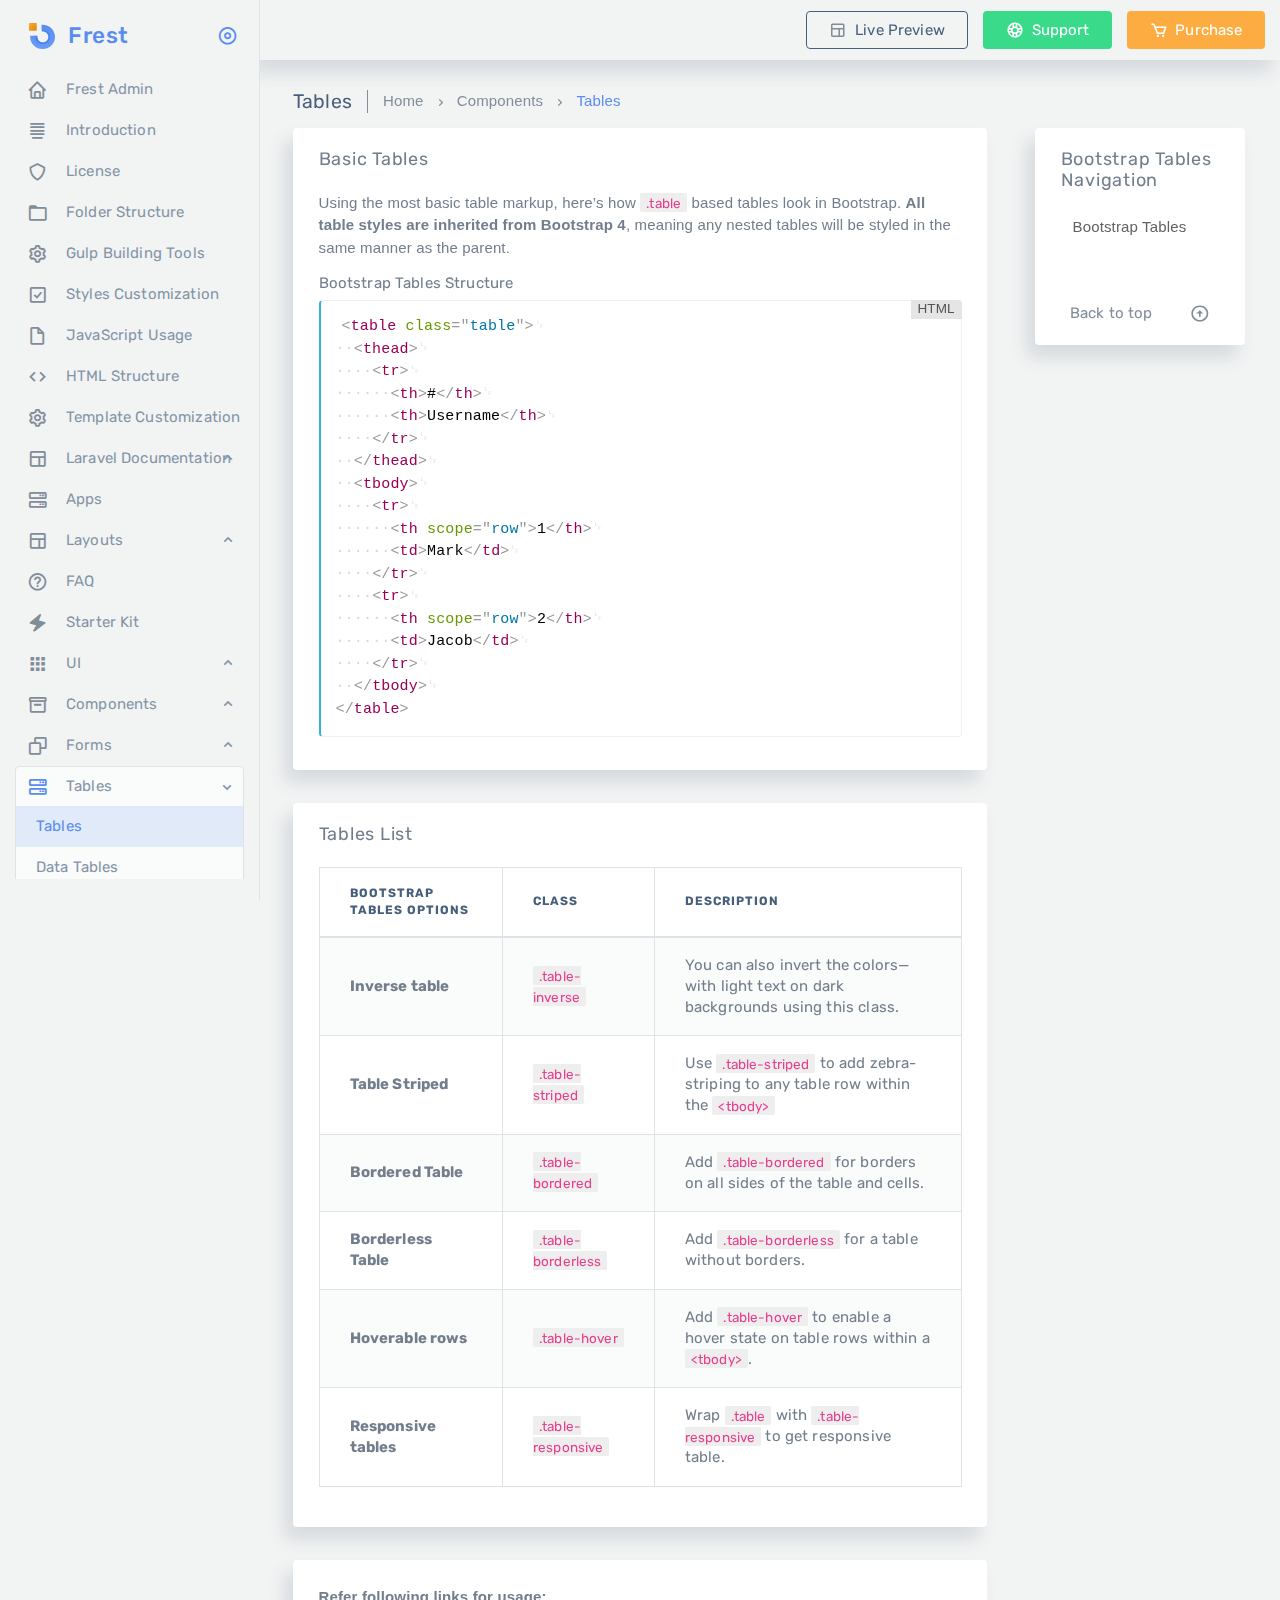
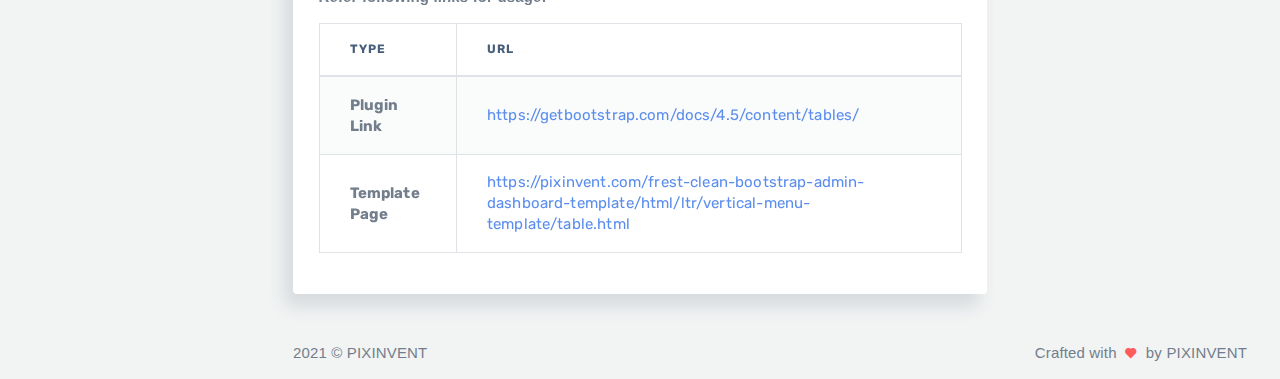
<file: html/ltr/documentation/documentation-bootstrap-tables.html>
<!DOCTYPE html>
<html class="loading" lang="en" data-textdirection="ltr">

<head>
    <meta http-equiv="Content-Type" content="text/html; charset=UTF-8">
    <meta http-equiv="X-UA-Compatible" content="IE=edge">
    <meta name="viewport" content="width=device-width, initial-scale=1.0, user-scalable=0">
    <meta name="description" content="Frest admin is super flexible, powerful, clean &amp; modern responsive bootstrap 4 admin template with unlimited possibilities.">
    <meta name="keywords" content="admin template, Frest admin template, dashboard template, flat admin template, responsive admin template, web app">
    <meta name="author" content="PIXINVENT">
    <title>Tables - Frest - Bootstrap HTML admin template</title>
    <link rel="apple-touch-icon" sizes="60x60" href="../../../app-assets/images/ico/apple-icon-60.png">
    <link rel="apple-touch-icon" sizes="76x76" href="../../../app-assets/images/ico/apple-icon-76.png">
    <link rel="apple-touch-icon" sizes="120x120" href="../../../app-assets/images/ico/apple-icon-120.png">
    <link rel="apple-touch-icon" sizes="152x152" href="../../../app-assets/images/ico/apple-icon-152.png">
    <link rel="shortcut icon" type="image/x-icon" href="../../../app-assets/images/ico/favicon.ico">
    <link href="https://fonts.googleapis.com/css?family=Rubik:300,300i,400,400i,500,500i%7COpen+Sans:300,300i,400,400i,600,600i,700,700i" rel="stylesheet">
    <meta name="apple-mobile-web-app-capable" content="yes">
    <meta name="apple-touch-fullscreen" content="yes">
    <meta name="apple-mobile-web-app-status-bar-style" content="default">
    <!-- BEGIN VENDOR CSS-->
    <link rel="stylesheet" type="text/css" href="../../../app-assets/vendors/css/vendors.min.css">
    <!-- END VENDOR CSS-->
    <!-- BEGIN Frest CSS-->
    <link rel="stylesheet" type="text/css" href="../../../app-assets/css/bootstrap.css">
    <link rel="stylesheet" type="text/css" href="../../../app-assets/css/bootstrap-extended.css">
    <link rel="stylesheet" type="text/css" href="../../../app-assets/css/colors.css">
    <link rel="stylesheet" type="text/css" href="../../../app-assets/css/components.css">
    <!-- BEGIN Page Level CSS-->
    <link rel="stylesheet" type="text/css" href="../../../app-assets/css/core/menu/menu-types/vertical-menu.css">
    <!-- link(rel='stylesheet', type='text/css', href='../../../app-assets/css'+rtl+'/core/menu/menu-types/vertical-overlay-menu.css')-->
    <link rel="stylesheet" type="text/css" href="../../../app-assets/vendors/css/ui/prism.min.css">
    <link rel="stylesheet" type="text/css" href="../../../app-assets/vendors/css/documentation.css">
    <!-- END Page Level CSS-->
    <!-- BEGIN Custom CSS-->
    <link rel="stylesheet" type="text/css" href="../../../assets/css/style.css">
    <!-- END Custom CSS-->
</head>

<body class="vertical-layout vertical-menu-modern content-right-sidebar  fixed-navbar" data-open="click" data-menu="vertical-menu-modern" data-col="content-right-sidebar">

    <!-- fixed-top-->
    <nav class="header-navbar navbar-expand-md navbar navbar-with-menu fixed-top navbar-light navbar-shadow">
        <div class="navbar-wrapper">
            <div class="navbar-container content float-right">
                <div class="collapse navbar-collapse" id="navbar-mobile">
                    <ul class="nav navbar-nav">
                        <li class="nav-item"><a class="btn btn-outline-secondary btn-doc-header" href="https://www.pixinvent.com/demo/frest-clean-bootstrap-admin-dashboard-template/landing-page/" target="_blank"><i class="bx bx-layout mr-50"></i>Live Preview</a></li>
                        <li class="nav-item"><a class="btn btn-success btn-doc-header" href="https://pixinvent.ticksy.com" target="_blank"><i class="bx bx-buoy text-white mr-50"></i>Support</a></li>
                        <li class="nav-item"><a class="btn btn-warning btn-doc-header" href="https://1.envato.market/frest_admin"><i class="bx bx-cart text-white mr-50"></i>Purchase</a></li>
                    </ul>
                </div>
            </div>
        </div>
    </nav>

    <!-- ////////////////////////////////////////////////////////////////////////////-->


    <div class="main-menu menu-fixed menu-light menu-accordion menu-shadow" data-scroll-to-active="true">
        <div class="navbar-header">
            <ul class="nav navbar-nav flex-row">
                <li class="nav-item mr-auto"><a class="navbar-brand">
                        <div class="brand-logo">
                            <svg class="logo" width="26px" height="26px" viewbox="0 0 26 26" version="1.1" xmlns="http://www.w3.org/2000/svg" xmlns:xlink="http://www.w3.org/1999/xlink">
                                <title>icon</title>
                                <defs>
                                    <lineargradient id="linearGradient-1" x1="50%" y1="0%" x2="50%" y2="100%">
                                        <stop stop-color="#5A8DEE" offset="0%"></stop>
                                        <stop stop-color="#699AF9" offset="100%"></stop>
                                    </lineargradient>
                                    <lineargradient id="linearGradient-2" x1="0%" y1="0%" x2="100%" y2="100%">
                                        <stop stop-color="#FDAC41" offset="0%"></stop>
                                        <stop stop-color="#E38100" offset="100%"></stop>
                                    </lineargradient>
                                </defs>
                                <g id="Sprite" stroke="none" stroke-width="1" fill="none" fill-rule="evenodd">
                                    <g id="sprite" transform="translate(-69.000000, -61.000000)">
                                        <g id="Group" transform="translate(17.000000, 15.000000)">
                                            <g id="icon" transform="translate(52.000000, 46.000000)">
                                                <path id="Combined-Shape" d="M13.5909091,1.77272727 C20.4442608,1.77272727 26,7.19618701 26,13.8863636 C26,20.5765403 20.4442608,26 13.5909091,26 C6.73755742,26 1.18181818,20.5765403 1.18181818,13.8863636 C1.18181818,13.540626 1.19665566,13.1982714 1.22574292,12.8598734 L6.30410592,12.859962 C6.25499466,13.1951893 6.22958398,13.5378796 6.22958398,13.8863636 C6.22958398,17.8551125 9.52536149,21.0724191 13.5909091,21.0724191 C17.6564567,21.0724191 20.9522342,17.8551125 20.9522342,13.8863636 C20.9522342,9.91761479 17.6564567,6.70030817 13.5909091,6.70030817 C13.2336969,6.70030817 12.8824272,6.72514561 12.5388136,6.77314791 L12.5392575,1.81561642 C12.8859498,1.78721495 13.2366963,1.77272727 13.5909091,1.77272727 Z"></path>
                                                <path id="Combined-Shape" d="M13.8863636,4.72727273 C18.9447899,4.72727273 23.0454545,8.82793741 23.0454545,13.8863636 C23.0454545,18.9447899 18.9447899,23.0454545 13.8863636,23.0454545 C8.82793741,23.0454545 4.72727273,18.9447899 4.72727273,13.8863636 C4.72727273,13.5378966 4.74673291,13.1939746 4.7846258,12.8556254 L8.55057141,12.8560055 C8.48653249,13.1896162 8.45300462,13.5340745 8.45300462,13.8863636 C8.45300462,16.887125 10.8856023,19.3197227 13.8863636,19.3197227 C16.887125,19.3197227 19.3197227,16.887125 19.3197227,13.8863636 C19.3197227,10.8856023 16.887125,8.45300462 13.8863636,8.45300462 C13.529522,8.45300462 13.180715,8.48740462 12.8430777,8.55306931 L12.8426531,4.78608796 C13.1851829,4.7472336 13.5334422,4.72727273 13.8863636,4.72727273 Z" fill="#4880EA"></path>
                                                <path id="Combined-Shape" d="M13.5909091,1.77272727 C20.4442608,1.77272727 26,7.19618701 26,13.8863636 C26,20.5765403 20.4442608,26 13.5909091,26 C6.73755742,26 1.18181818,20.5765403 1.18181818,13.8863636 C1.18181818,13.540626 1.19665566,13.1982714 1.22574292,12.8598734 L6.30410592,12.859962 C6.25499466,13.1951893 6.22958398,13.5378796 6.22958398,13.8863636 C6.22958398,17.8551125 9.52536149,21.0724191 13.5909091,21.0724191 C17.6564567,21.0724191 20.9522342,17.8551125 20.9522342,13.8863636 C20.9522342,9.91761479 17.6564567,6.70030817 13.5909091,6.70030817 C13.2336969,6.70030817 12.8824272,6.72514561 12.5388136,6.77314791 L12.5392575,1.81561642 C12.8859498,1.78721495 13.2366963,1.77272727 13.5909091,1.77272727 Z" fill="url(#linearGradient-1)"></path>
                                                <rect id="Rectangle" x="0" y="0" width="7.68181818" height="7.68181818"></rect>
                                                <rect id="Rectangle" fill="url(#linearGradient-2)" x="0" y="0" width="7.68181818" height="7.68181818"></rect>
                                            </g>
                                        </g>
                                    </g>
                                </g>
                            </svg>
                        </div>
                        <h2 class="brand-text mb-0">Frest</h2>
                    </a></li>
                <li class="nav-item d-none d-xl-block nav-toggle"><a class="nav-link modern-nav-toggle pr-0" data-toggle="collapse"><i class="toggle-icon bx bx-disc font-medium-4 primary" data-ticon="bx-disc"></i></a></li>
            </ul>
        </div>
        <div class="shadow-bottom"></div>
        <div class="main-menu-content">
            <ul class="navigation navigation-main" id="main-menu-navigation" data-menu="menu-navigation">
                <li class=" nav-item"><a href="index.html"><i class="bx bx-home"></i><span class="menu-title" data-i18n="">Frest Admin</span></a>
                </li>
                <li class=" nav-item"><a href="documentation-introduction.html"><i class="bx bx-align-justify"></i><span class="menu-title" data-i18n="">Introduction</span></a>
                </li>
                <li class=" nav-item"><a href="documentation-license.html"><i class="bx bx-shield"></i><span class="menu-title" data-i18n="">License</span></a>
                </li>
                <li class=" nav-item"><a href="documentation-folder-structure.html"><i class="bx bx-folder"></i><span class="menu-title" data-i18n="">Folder Structure</span></a>
                </li>
                <li class=" nav-item"><a href="documentation-gulp.html"><i class="bx bx-cog"></i><span class="menu-title" data-i18n="">Gulp Building Tools</span></a>
                </li>
                <li class=" nav-item"><a href="documentation-styles-customization.html"><i class="bx bx-check-square"></i><span class="menu-title" data-i18n="">Styles Customization</span></a>
                </li>
                <li class=" nav-item"><a href="documentation-javascript-usage.html"><i class="bx bx-file-blank"></i><span class="menu-title" data-i18n="">JavaScript Usage</span></a>
                </li>
                <li class=" nav-item"><a href="documentation-html-structure.html"><i class="bx bx-code"></i><span class="menu-title" data-i18n="">HTML Structure</span></a>
                </li>
                <li class=" nav-item"><a href="documentation-template-customization.html"><i class="bx bx-cog"></i><span class="menu-title" data-i18n="">Template Customization</span></a>
                </li>
                <li class=" nav-item"><a href="#"><i class="bx bx-layout"></i><span class="menu-title" data-i18n="">Laravel Documentation</span></a>
                    <ul class="menu-content">
                        <li><a class="menu-item" href="documentation-laravel-folder-structure.html">Laravel Folder Structure</a>
                        </li>
                        <li><a class="menu-item" href="documentation-laravel-installation.html">Laravel Installation</a>
                        </li>
                        <li><a class="menu-item" href="documentation-laravel-integration.html">Laravel Integration</a>
                        </li>
                        <li><a class="menu-item" href="documentation-laravel-passport.html">Laravel Passport</a>
                        </li>
                        <li><a class="menu-item" href="documentation-laravel-sanctum.html">Laravel Sanctum</a>
                        </li>
                        <li><a class="menu-item" href="documentation-laravel-localization.html">Laravel Localization</a>
                        </li>
                        <li><a class="menu-item" href="documentation-laravel-ui.html">Laravel UI</a>
                        </li>
                        <li><a class="menu-item" href="documentation-laravel-menu.html">Laravel Menu</a>
                        </li>
                        <li><a class="menu-item" href="documentation-laravel-search.html">Laravel Search</a>
                        </li>
                        <li><a class="menu-item" href="documentation-laravel-acl.html">Laravel ACL</a>
                        </li>
                        <li><a class="menu-item" href="documentation-laravel-homestead.html">Laravel Homestead</a>
                        </li>
                        <li><a class="menu-item" href="documentation-laravel-sail-docker.html">Laravel Sail &amp; Docker</a>
                        </li>
                        <li><a class="menu-item" href="documentation-laravel-faq.html">Laravel FAQs</a>
                        </li>
                    </ul>
                </li>
                <li class=" nav-item"><a href="documentation-apps.html"><i class="bx bx-server"></i><span class="menu-title" data-i18n="">Apps</span></a>
                </li>
                <li class=" nav-item"><a href="#"><i class="bx bx-layout"></i><span class="menu-title" data-i18n="">Layouts</span></a>
                    <ul class="menu-content">
                        <li><a class="menu-item" href="documentation-1-column.html">1 Column</a>
                        </li>
                        <li><a class="menu-item" href="documentation-2-columns.html">2 Column</a>
                        </li>
                        <li><a class="menu-item" href="documentation-content-left-sidebar.html">Content Left Sidebar</a>
                        </li>
                        <li><a class="menu-item" href="documentation-content-right-sidebar.html">Content Right Sidebar</a>
                        </li>
                        <li><a class="menu-item" href="documentation-content-detached-left-sidebar.html">Content Detached Left Sidebar</a>
                        </li>
                        <li><a class="menu-item" href="documentation-content-detached-right-sidebar.html">Content Detached Right Sidebar</a>
                        </li>
                    </ul>
                </li>
                <li class=" nav-item"><a href="documentation-faq.html"><i class="bx bx-help-circle"></i><span class="menu-title" data-i18n="">FAQ</span></a>
                </li>
                <li class=" nav-item"><a href="documentation-starter-kit.html"><i class="bx bxs-zap"></i><span class="menu-title" data-i18n="">Starter Kit</span></a>
                </li>
                <li class=" nav-item"><a href="#"><i class="bx bxs-grid"></i><span class="menu-title" data-i18n="">UI</span></a>
                    <ul class="menu-content">
                        <li><a class="menu-item" href="documentation-card.html">Cards</a>
                        </li>
                        <li><a class="menu-item" href="documentation-colors.html">Colors</a>
                        </li>
                        <li><a class="menu-item" href="documentation-icons.html">Icons</a>
                        </li>
                        <li><a class="menu-item" href="documentation-widgets.html">Widgets</a>
                        </li>
                    </ul>
                </li>
                <li class=" nav-item"><a href="#"><i class="bx bx-box"></i><span class="menu-title" data-i18n="">Components</span></a>
                    <ul class="menu-content">
                        <li><a class="menu-item" href="documentation-components.html">Components</a>
                        </li>
                        <li><a class="menu-item" href="documentation-extra-components.html">Extra Components</a>
                        </li>
                    </ul>
                </li>
                <li class=" nav-item"><a href="#"><i class="bx bx-copy"></i><span class="menu-title" data-i18n="">Forms</span></a>
                    <ul class="menu-content">
                        <li><a class="menu-item" href="documentation-form-elements.html">Form Elements</a>
                        </li>
                        <li><a class="menu-item" href="documentation-form-layouts.html">Form Layouts</a>
                        </li>
                        <li><a class="menu-item" href="documentation-form-wizard.html">Form Wizard</a>
                        </li>
                        <li><a class="menu-item" href="documentation-form-repeater.html">Form Repeater</a>
                        </li>
                        <li><a class="menu-item" href="documentation-form-validation.html">Form Validation</a>
                        </li>
                    </ul>
                </li>
                <li class=" nav-item"><a href="#"><i class="bx bx-server"></i><span class="menu-title" data-i18n="">Tables</span></a>
                    <ul class="menu-content">
                        <li class="active"><a class="menu-item" href="documentation-bootstrap-tables.html">Tables</a>
                        </li>
                        <li><a class="menu-item" href="documentation-datatables.html">Data Tables</a>
                        </li>
                    </ul>
                </li>
                <li class=" nav-item"><a href="#.html"><i class="bx bx-bar-chart"></i><span class="menu-title" data-i18n="">Charts</span></a>
                    <ul class="menu-content">
                        <li><a class="menu-item" href="documentation-charts-apex.html">Apex Chart</a>
                        </li>
                        <li><a class="menu-item" href="documentation-charts-chartjs.html">Chart JS</a>
                        </li>
                        <li><a class="menu-item" href="documentation-charts-chartist.html">Chartist Js</a>
                        </li>
                    </ul>
                </li>
                <li class=" nav-item"><a href="documentation-maps.html"><i class="bx bx-map-alt"></i><span class="menu-title" data-i18n="">Maps</span></a>
                </li>
                <li class=" nav-item"><a href="documentation-extensions.html"><i class="bx bx-edit-alt"></i><span class="menu-title" data-i18n="">Extensions</span></a>
                </li>
                <li class=" nav-item"><a href="#"><i class="bx bx-bookmark"></i><span class="menu-title" data-i18n="">Other</span></a>
                    <ul class="menu-content">
                        <li><a class="menu-item" href="documentation-sources-credits.html">Sources &amp; Credits</a>
                        </li>
                        <li><a class="menu-item" href="documentation-notes.html">Notes</a>
                        </li>
                        <li><a class="menu-item" href="https://pixinvent.ticksy.com/">Support</a>
                        </li>
                    </ul>
                </li>
            </ul>
        </div>
    </div>

    <div class="app-content content">
        <div class="sidebar-right sidebar-sticky">
            <div class="sidebar">
                <div class="pt-2 pr-2">
                    <div class="sidebar-content p-1" data-spy="affix" data-offset-top="-77">
                        <div class="card">
                            <div class="card-header">
                                <h6 class="card-title">Bootstrap Tables Navigation</h6>
                            </div>
                            <div class="card-content" aria-expanded="true">
                                <div class="card-body">
                                    <nav id="sidebar-page-navigation">
                                        <ul id="page-navigation-list" class="nav">
                                            <li class="nav-item"><a class="nav-link" href="#basic">Bootstrap Tables</a>
                                                <ul class="nav">
                                                    <li class="nav-item"><a class="nav-link" href="#basic">Basic Tables</a></li>
                                                    <li class="nav-item"><a class="nav-link" href="#tables-list">Tables List</a></li>
                                                    <li class="nav-item"><a class="nav-link" href="#refer-link">Reference Link</a></li>
                                                </ul>
                                            </li>
                                        </ul>
                                    </nav>
                                </div>
                                <h6 class="border-top-grey border-top-lighten-2 p-1 mt-1 mb-0">
                                    <a class="nav-link display-block text-muted" href="#top">Back to top
                                        <i class="float-right bx bx-up-arrow-circle font-medium-3"></i>
                                    </a>
                                </h6>
                            </div>
                        </div>
                    </div>
                </div>
            </div>
        </div>
        <div class="content-left">
            <div class="content-wrapper">
                <div class="content-header row">
                    <div class="content-header-left col-12 mb-1">
                        <div class="row breadcrumbs-top">
                            <div class="col-12">
                                <h5 class="content-header-title float-left pr-1 mb-0">Tables</h5>
                                <div class="breadcrumb-wrapper">
                                    <ol class="breadcrumb p-0 mb-0">
                                        <li class="breadcrumb-item"><a href="index.html">Home</a>
                                        </li>
                                        <li class="breadcrumb-item"><a href="javascript:void(0);">Components</a>
                                        </li>
                                        <li class="breadcrumb-item active">Tables
                                        </li>
                                    </ol>
                                </div>
                            </div>
                        </div>
                    </div>
                </div>
                <div class="content-body">
                    <!-- Basic Tables Structure -->
                    <div class="card">
                        <div class="card-header">
                            <h4 id="basic" class="card-title">Basic Tables</h4>
                        </div>
                        <div class="card-content" aria-expanded="true">
                            <div class="card-body">
                                <div class="card-text">
                                    <p>Using the most basic table markup, here’s how <code>.table</code> based tables look in Bootstrap.
                                        <strong>All table styles are inherited from Bootstrap 4</strong>, meaning any nested tables will be
                                        styled in the same manner as the parent.</p>
                                </div>
                                <h6 id="input-types">Bootstrap Tables Structure</h6>
                                <pre class="language-HTML">
                <code class="language-HTML">
                    &lt;table class="table"&gt;
                      &lt;thead&gt;
                        &lt;tr&gt;
                          &lt;th&gt;#&lt;/th&gt;
                          &lt;th&gt;Username&lt;/th&gt;
                        &lt;/tr&gt;
                      &lt;/thead&gt;
                      &lt;tbody&gt;
                        &lt;tr&gt;
                          &lt;th scope="row"&gt;1&lt;/th&gt;
                          &lt;td&gt;Mark&lt;/td&gt;
                        &lt;/tr&gt;
                        &lt;tr&gt;
                          &lt;th scope="row"&gt;2&lt;/th&gt;
                          &lt;td&gt;Jacob&lt;/td&gt;
                        &lt;/tr&gt;
                      &lt;/tbody&gt;
                    &lt;/table&gt;
                </code>
            </pre>
                            </div>
                        </div>
                    </div>
                    <!--/ Basic Tables Structure-->

                    <!-- Tables List-->
                    <div class="card">
                        <div class="card-header">
                            <h4 id="tables-list" class="card-title">Tables List</h4>
                        </div>
                        <div class="card-content" aria-expanded="true">
                            <div class="card-body">
                                <table class="table table-bordered table-striped">
                                    <thead>
                                        <tr>
                                            <th>Bootstrap Tables Options</th>
                                            <th>Class</th>
                                            <th>Description</th>
                                        </tr>
                                    </thead>
                                    <tbody>
                                        <tr>
                                            <td><strong>Inverse table</strong></td>
                                            <td><code>.table-inverse</code></td>
                                            <td>You can also invert the colors—with light text on dark backgrounds using this class.</td>
                                        </tr>
                                        <tr>
                                            <td><strong>Table Striped</strong></td>
                                            <td><code>.table-striped</code></td>
                                            <td>Use <code>.table-striped</code> to add zebra-striping to any table row within the
                                                <code>&lt;tbody&gt;</code></td>
                                        </tr>
                                        <tr>
                                            <td><strong>Bordered Table</strong></td>
                                            <td><code>.table-bordered</code></td>
                                            <td>Add <code>.table-bordered</code> for borders on all sides of the table and cells.</td>
                                        </tr>
                                        <tr>
                                            <td><strong>Borderless Table</strong></td>
                                            <td><code>.table-borderless</code></td>
                                            <td>Add <code>.table-borderless</code> for a table without borders.</td>
                                        </tr>
                                        <tr>
                                            <td><strong>Hoverable rows</strong></td>
                                            <td><code>.table-hover</code></td>
                                            <td>Add <code>.table-hover</code> to enable a hover state on table rows within a <code class="highlighter-rouge">&lt;tbody&gt;</code>.</td>
                                        </tr>
                                        <tr>
                                            <td><strong>Responsive tables</strong></td>
                                            <td><code>.table-responsive</code></td>
                                            <td>Wrap <code>.table</code> with <code>.table-responsive</code> to get responsive table.</td>
                                        </tr>
                                    </tbody>
                                </table>
                            </div>
                        </div>
                    </div>
                    <!--/ Tables List -->

                    <!-- Tables Reference-->
                    <div class="card">
                        <div class="card-body" id="refer-link">
                            <p><strong>Refer following links for usage:</strong></p>
                            <table class="table table-bordered table-striped">
                                <thead>
                                    <tr>
                                        <th>Type</th>
                                        <th>URL</th>
                                    </tr>
                                </thead>
                                <tbody>
                                    <tr>
                                        <td><strong>Plugin Link</strong></td>
                                        <td><a href="https://getbootstrap.com/docs/4.5/content/tables/" target="_blank">https://getbootstrap.com/docs/4.5/content/tables/</a></td>
                                    </tr>
                                    <tr>
                                        <td><strong>Template Page</strong></td>
                                        <td><a href="https://pixinvent.com/demo/frest-clean-bootstrap-admin-dashboard-template/html/ltr/vertical-menu-template/table.html" target="_blank">https://pixinvent.com/frest-clean-bootstrap-admin-dashboard-template/html/ltr/vertical-menu-template/table.html</a>
                                        </td>
                                    </tr>
                                </tbody>
                            </table>
                        </div>
                    </div>
                    <!--/ Tables Reference -->

                </div>
            </div>
        </div>
    </div>
    <!-- ////////////////////////////////////////////////////////////////////////////-->


    <footer class="footer footer-static footer-light">
        <p class="clearfix mb-0"><span class="float-left d-inline-block">2021 &copy; PIXINVENT</span><span class="float-right d-sm-inline-block d-none">Crafted with<i class="bx bxs-heart pink mx-50 font-small-3"></i>by<a class="text-uppercase" href="https://1.envato.market/pixinvent_portfolio" target="_blank">Pixinvent</a></span></p>
    </footer>
    <button class="btn btn-primary btn-icon scroll-top" type="button"><i class="bx bx-up-arrow-alt"></i></button>

    <script src="../../../app-assets/vendors/js/vendors.min.js"></script>
    <script src="../../../app-assets/js/core/app-menu.js"></script>
    <script src="../../../app-assets/js/core/app.js"></script>
    <script src="../../../app-assets/js/scripts/customizer.js"></script>
    <script src="../../../app-assets/js/scripts/documentation.js" type="text/javascript"></script>
    <script src="../../../app-assets/vendors/js/ui/prism.min.js" type="text/javascript"></script>
    <script src="../../../app-assets/vendors/js/ui/affix.js" type="text/javascript"></script>
</body>

</html>
</file>
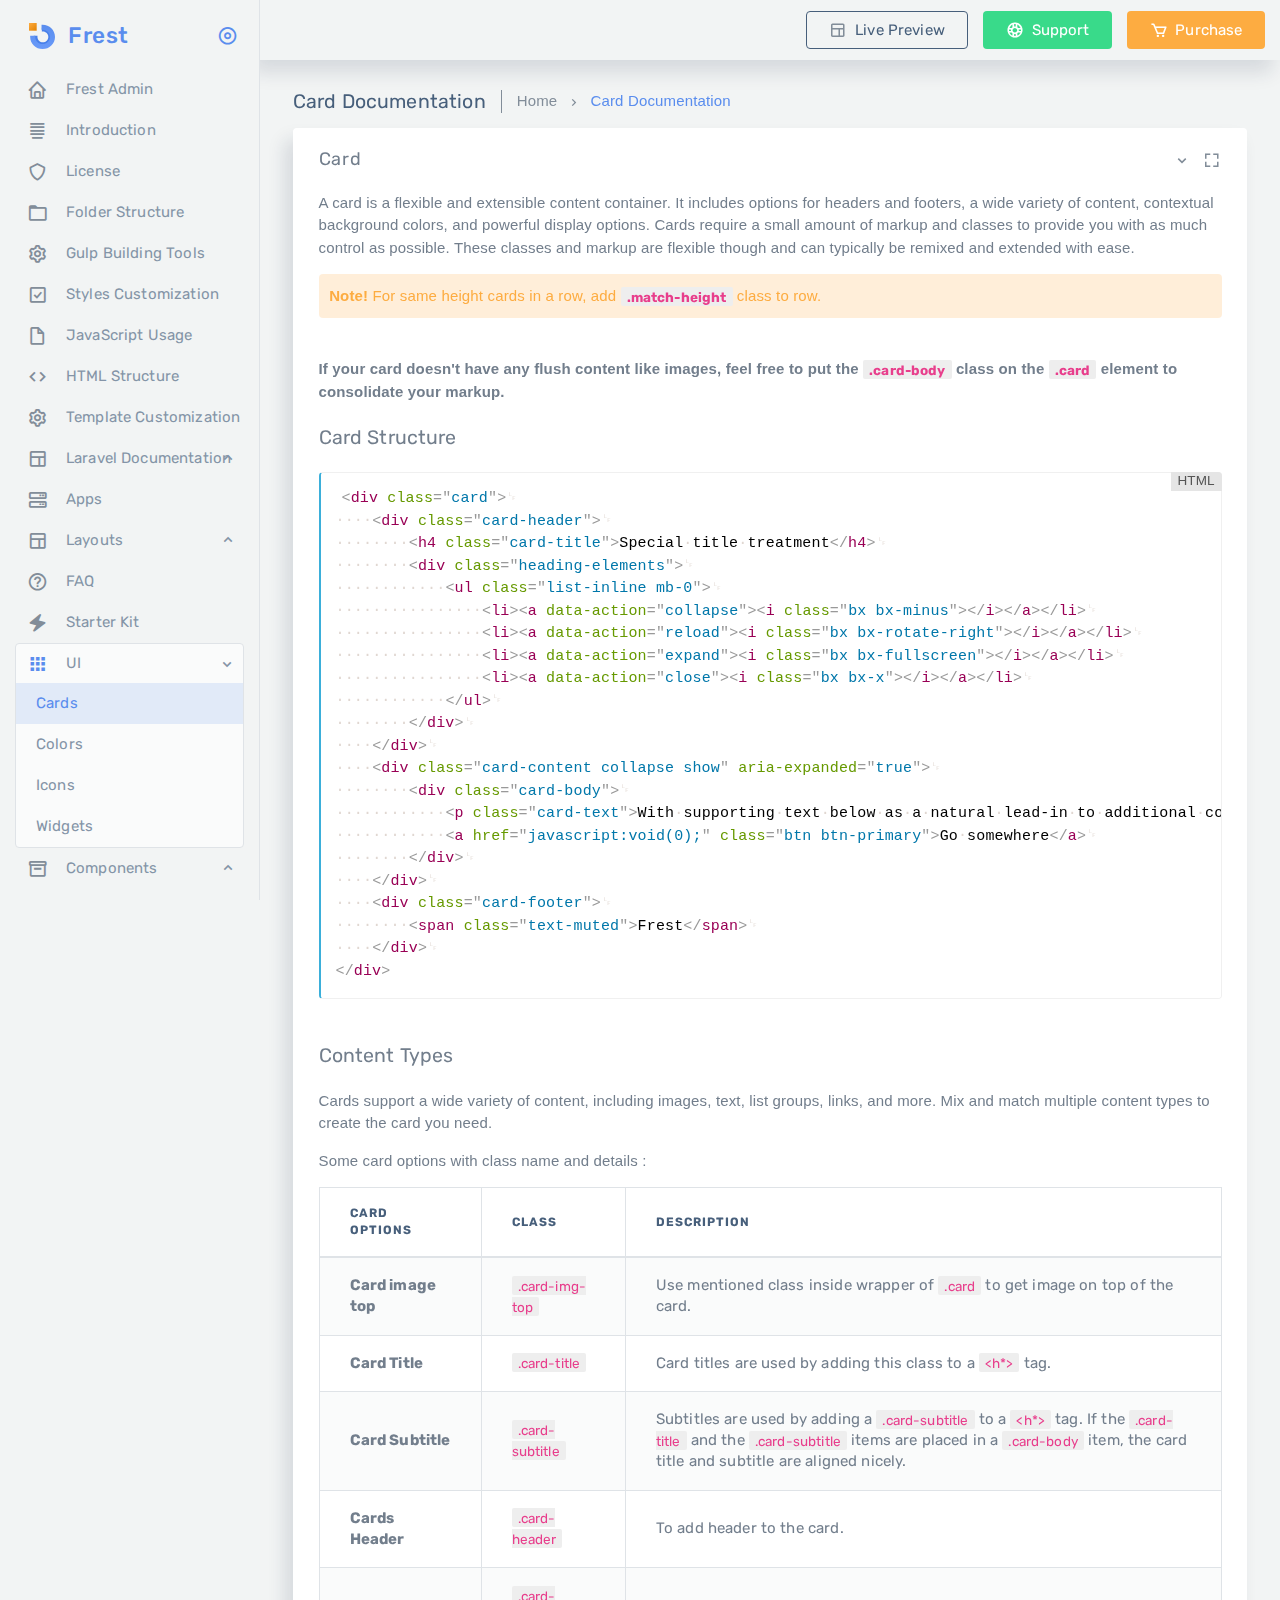
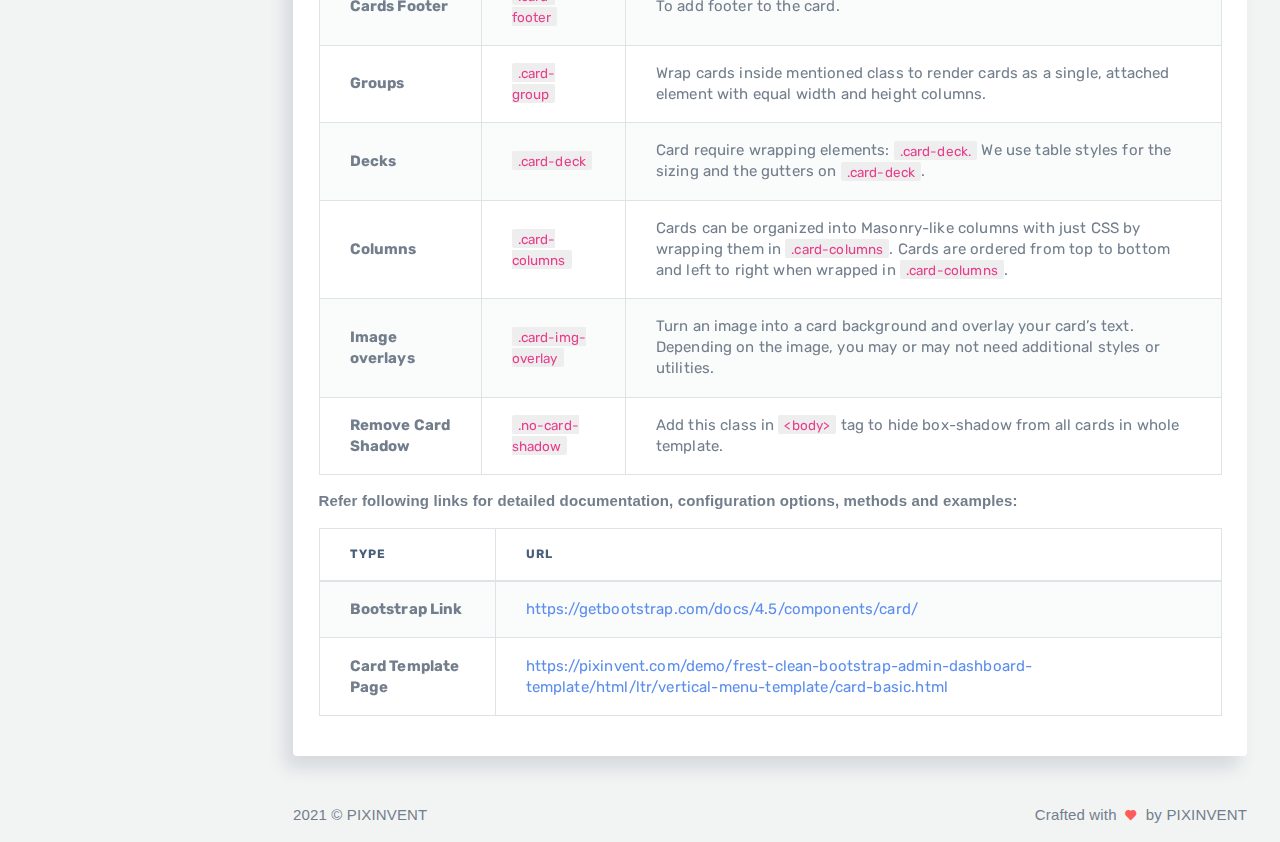
<file: html/ltr/documentation/documentation-card.html>
<!DOCTYPE html>
<html class="loading" lang="en" data-textdirection="ltr">

<head>
    <meta http-equiv="Content-Type" content="text/html; charset=UTF-8">
    <meta http-equiv="X-UA-Compatible" content="IE=edge">
    <meta name="viewport" content="width=device-width, initial-scale=1.0, user-scalable=0">
    <meta name="description" content="Frest admin is super flexible, powerful, clean &amp; modern responsive bootstrap 4 admin template with unlimited possibilities.">
    <meta name="keywords" content="admin template, Frest admin template, dashboard template, flat admin template, responsive admin template, web app">
    <meta name="author" content="PIXINVENT">
    <title>Card Documentation - Frest - Bootstrap HTML admin template</title>
    <link rel="apple-touch-icon" sizes="60x60" href="../../../app-assets/images/ico/apple-icon-60.png">
    <link rel="apple-touch-icon" sizes="76x76" href="../../../app-assets/images/ico/apple-icon-76.png">
    <link rel="apple-touch-icon" sizes="120x120" href="../../../app-assets/images/ico/apple-icon-120.png">
    <link rel="apple-touch-icon" sizes="152x152" href="../../../app-assets/images/ico/apple-icon-152.png">
    <link rel="shortcut icon" type="image/x-icon" href="../../../app-assets/images/ico/favicon.ico">
    <link href="https://fonts.googleapis.com/css?family=Rubik:300,300i,400,400i,500,500i%7COpen+Sans:300,300i,400,400i,600,600i,700,700i" rel="stylesheet">
    <meta name="apple-mobile-web-app-capable" content="yes">
    <meta name="apple-touch-fullscreen" content="yes">
    <meta name="apple-mobile-web-app-status-bar-style" content="default">
    <!-- BEGIN VENDOR CSS-->
    <link rel="stylesheet" type="text/css" href="../../../app-assets/vendors/css/vendors.min.css">
    <!-- END VENDOR CSS-->
    <!-- BEGIN Frest CSS-->
    <link rel="stylesheet" type="text/css" href="../../../app-assets/css/bootstrap.css">
    <link rel="stylesheet" type="text/css" href="../../../app-assets/css/bootstrap-extended.css">
    <link rel="stylesheet" type="text/css" href="../../../app-assets/css/colors.css">
    <link rel="stylesheet" type="text/css" href="../../../app-assets/css/components.css">
    <!-- BEGIN Page Level CSS-->
    <link rel="stylesheet" type="text/css" href="../../../app-assets/css/core/menu/menu-types/vertical-menu.css">
    <!-- link(rel='stylesheet', type='text/css', href='../../../app-assets/css'+rtl+'/core/menu/menu-types/vertical-overlay-menu.css')-->
    <link rel="stylesheet" type="text/css" href="../../../app-assets/vendors/css/ui/prism.min.css">
    <link rel="stylesheet" type="text/css" href="../../../app-assets/vendors/css/documentation.css">
    <!-- END Page Level CSS-->
    <!-- BEGIN Custom CSS-->
    <link rel="stylesheet" type="text/css" href="../../../assets/css/style.css">
    <!-- END Custom CSS-->
</head>

<body class="vertical-layout vertical-menu-modern 2-columns  fixed-navbar" data-open="click" data-menu="vertical-menu-modern" data-col="2-columns">

    <!-- fixed-top-->
    <nav class="header-navbar navbar-expand-md navbar navbar-with-menu fixed-top navbar-light navbar-shadow">
        <div class="navbar-wrapper">
            <div class="navbar-container content float-right">
                <div class="collapse navbar-collapse" id="navbar-mobile">
                    <ul class="nav navbar-nav">
                        <li class="nav-item"><a class="btn btn-outline-secondary btn-doc-header" href="https://www.pixinvent.com/demo/frest-clean-bootstrap-admin-dashboard-template/landing-page/" target="_blank"><i class="bx bx-layout mr-50"></i>Live Preview</a></li>
                        <li class="nav-item"><a class="btn btn-success btn-doc-header" href="https://pixinvent.ticksy.com" target="_blank"><i class="bx bx-buoy text-white mr-50"></i>Support</a></li>
                        <li class="nav-item"><a class="btn btn-warning btn-doc-header" href="https://1.envato.market/frest_admin"><i class="bx bx-cart text-white mr-50"></i>Purchase</a></li>
                    </ul>
                </div>
            </div>
        </div>
    </nav>

    <!-- ////////////////////////////////////////////////////////////////////////////-->


    <div class="main-menu menu-fixed menu-light menu-accordion menu-shadow" data-scroll-to-active="true">
        <div class="navbar-header">
            <ul class="nav navbar-nav flex-row">
                <li class="nav-item mr-auto"><a class="navbar-brand">
                        <div class="brand-logo">
                            <svg class="logo" width="26px" height="26px" viewbox="0 0 26 26" version="1.1" xmlns="http://www.w3.org/2000/svg" xmlns:xlink="http://www.w3.org/1999/xlink">
                                <title>icon</title>
                                <defs>
                                    <lineargradient id="linearGradient-1" x1="50%" y1="0%" x2="50%" y2="100%">
                                        <stop stop-color="#5A8DEE" offset="0%"></stop>
                                        <stop stop-color="#699AF9" offset="100%"></stop>
                                    </lineargradient>
                                    <lineargradient id="linearGradient-2" x1="0%" y1="0%" x2="100%" y2="100%">
                                        <stop stop-color="#FDAC41" offset="0%"></stop>
                                        <stop stop-color="#E38100" offset="100%"></stop>
                                    </lineargradient>
                                </defs>
                                <g id="Sprite" stroke="none" stroke-width="1" fill="none" fill-rule="evenodd">
                                    <g id="sprite" transform="translate(-69.000000, -61.000000)">
                                        <g id="Group" transform="translate(17.000000, 15.000000)">
                                            <g id="icon" transform="translate(52.000000, 46.000000)">
                                                <path id="Combined-Shape" d="M13.5909091,1.77272727 C20.4442608,1.77272727 26,7.19618701 26,13.8863636 C26,20.5765403 20.4442608,26 13.5909091,26 C6.73755742,26 1.18181818,20.5765403 1.18181818,13.8863636 C1.18181818,13.540626 1.19665566,13.1982714 1.22574292,12.8598734 L6.30410592,12.859962 C6.25499466,13.1951893 6.22958398,13.5378796 6.22958398,13.8863636 C6.22958398,17.8551125 9.52536149,21.0724191 13.5909091,21.0724191 C17.6564567,21.0724191 20.9522342,17.8551125 20.9522342,13.8863636 C20.9522342,9.91761479 17.6564567,6.70030817 13.5909091,6.70030817 C13.2336969,6.70030817 12.8824272,6.72514561 12.5388136,6.77314791 L12.5392575,1.81561642 C12.8859498,1.78721495 13.2366963,1.77272727 13.5909091,1.77272727 Z"></path>
                                                <path id="Combined-Shape" d="M13.8863636,4.72727273 C18.9447899,4.72727273 23.0454545,8.82793741 23.0454545,13.8863636 C23.0454545,18.9447899 18.9447899,23.0454545 13.8863636,23.0454545 C8.82793741,23.0454545 4.72727273,18.9447899 4.72727273,13.8863636 C4.72727273,13.5378966 4.74673291,13.1939746 4.7846258,12.8556254 L8.55057141,12.8560055 C8.48653249,13.1896162 8.45300462,13.5340745 8.45300462,13.8863636 C8.45300462,16.887125 10.8856023,19.3197227 13.8863636,19.3197227 C16.887125,19.3197227 19.3197227,16.887125 19.3197227,13.8863636 C19.3197227,10.8856023 16.887125,8.45300462 13.8863636,8.45300462 C13.529522,8.45300462 13.180715,8.48740462 12.8430777,8.55306931 L12.8426531,4.78608796 C13.1851829,4.7472336 13.5334422,4.72727273 13.8863636,4.72727273 Z" fill="#4880EA"></path>
                                                <path id="Combined-Shape" d="M13.5909091,1.77272727 C20.4442608,1.77272727 26,7.19618701 26,13.8863636 C26,20.5765403 20.4442608,26 13.5909091,26 C6.73755742,26 1.18181818,20.5765403 1.18181818,13.8863636 C1.18181818,13.540626 1.19665566,13.1982714 1.22574292,12.8598734 L6.30410592,12.859962 C6.25499466,13.1951893 6.22958398,13.5378796 6.22958398,13.8863636 C6.22958398,17.8551125 9.52536149,21.0724191 13.5909091,21.0724191 C17.6564567,21.0724191 20.9522342,17.8551125 20.9522342,13.8863636 C20.9522342,9.91761479 17.6564567,6.70030817 13.5909091,6.70030817 C13.2336969,6.70030817 12.8824272,6.72514561 12.5388136,6.77314791 L12.5392575,1.81561642 C12.8859498,1.78721495 13.2366963,1.77272727 13.5909091,1.77272727 Z" fill="url(#linearGradient-1)"></path>
                                                <rect id="Rectangle" x="0" y="0" width="7.68181818" height="7.68181818"></rect>
                                                <rect id="Rectangle" fill="url(#linearGradient-2)" x="0" y="0" width="7.68181818" height="7.68181818"></rect>
                                            </g>
                                        </g>
                                    </g>
                                </g>
                            </svg>
                        </div>
                        <h2 class="brand-text mb-0">Frest</h2>
                    </a></li>
                <li class="nav-item d-none d-xl-block nav-toggle"><a class="nav-link modern-nav-toggle pr-0" data-toggle="collapse"><i class="toggle-icon bx bx-disc font-medium-4 primary" data-ticon="bx-disc"></i></a></li>
            </ul>
        </div>
        <div class="shadow-bottom"></div>
        <div class="main-menu-content">
            <ul class="navigation navigation-main" id="main-menu-navigation" data-menu="menu-navigation">
                <li class=" nav-item"><a href="index.html"><i class="bx bx-home"></i><span class="menu-title" data-i18n="">Frest Admin</span></a>
                </li>
                <li class=" nav-item"><a href="documentation-introduction.html"><i class="bx bx-align-justify"></i><span class="menu-title" data-i18n="">Introduction</span></a>
                </li>
                <li class=" nav-item"><a href="documentation-license.html"><i class="bx bx-shield"></i><span class="menu-title" data-i18n="">License</span></a>
                </li>
                <li class=" nav-item"><a href="documentation-folder-structure.html"><i class="bx bx-folder"></i><span class="menu-title" data-i18n="">Folder Structure</span></a>
                </li>
                <li class=" nav-item"><a href="documentation-gulp.html"><i class="bx bx-cog"></i><span class="menu-title" data-i18n="">Gulp Building Tools</span></a>
                </li>
                <li class=" nav-item"><a href="documentation-styles-customization.html"><i class="bx bx-check-square"></i><span class="menu-title" data-i18n="">Styles Customization</span></a>
                </li>
                <li class=" nav-item"><a href="documentation-javascript-usage.html"><i class="bx bx-file-blank"></i><span class="menu-title" data-i18n="">JavaScript Usage</span></a>
                </li>
                <li class=" nav-item"><a href="documentation-html-structure.html"><i class="bx bx-code"></i><span class="menu-title" data-i18n="">HTML Structure</span></a>
                </li>
                <li class=" nav-item"><a href="documentation-template-customization.html"><i class="bx bx-cog"></i><span class="menu-title" data-i18n="">Template Customization</span></a>
                </li>
                <li class=" nav-item"><a href="#"><i class="bx bx-layout"></i><span class="menu-title" data-i18n="">Laravel Documentation</span></a>
                    <ul class="menu-content">
                        <li><a class="menu-item" href="documentation-laravel-folder-structure.html">Laravel Folder Structure</a>
                        </li>
                        <li><a class="menu-item" href="documentation-laravel-installation.html">Laravel Installation</a>
                        </li>
                        <li><a class="menu-item" href="documentation-laravel-integration.html">Laravel Integration</a>
                        </li>
                        <li><a class="menu-item" href="documentation-laravel-passport.html">Laravel Passport</a>
                        </li>
                        <li><a class="menu-item" href="documentation-laravel-sanctum.html">Laravel Sanctum</a>
                        </li>
                        <li><a class="menu-item" href="documentation-laravel-localization.html">Laravel Localization</a>
                        </li>
                        <li><a class="menu-item" href="documentation-laravel-ui.html">Laravel UI</a>
                        </li>
                        <li><a class="menu-item" href="documentation-laravel-menu.html">Laravel Menu</a>
                        </li>
                        <li><a class="menu-item" href="documentation-laravel-search.html">Laravel Search</a>
                        </li>
                        <li><a class="menu-item" href="documentation-laravel-acl.html">Laravel ACL</a>
                        </li>
                        <li><a class="menu-item" href="documentation-laravel-homestead.html">Laravel Homestead</a>
                        </li>
                        <li><a class="menu-item" href="documentation-laravel-sail-docker.html">Laravel Sail &amp; Docker</a>
                        </li>
                        <li><a class="menu-item" href="documentation-laravel-faq.html">Laravel FAQs</a>
                        </li>
                    </ul>
                </li>
                <li class=" nav-item"><a href="documentation-apps.html"><i class="bx bx-server"></i><span class="menu-title" data-i18n="">Apps</span></a>
                </li>
                <li class=" nav-item"><a href="#"><i class="bx bx-layout"></i><span class="menu-title" data-i18n="">Layouts</span></a>
                    <ul class="menu-content">
                        <li><a class="menu-item" href="documentation-1-column.html">1 Column</a>
                        </li>
                        <li><a class="menu-item" href="documentation-2-columns.html">2 Column</a>
                        </li>
                        <li><a class="menu-item" href="documentation-content-left-sidebar.html">Content Left Sidebar</a>
                        </li>
                        <li><a class="menu-item" href="documentation-content-right-sidebar.html">Content Right Sidebar</a>
                        </li>
                        <li><a class="menu-item" href="documentation-content-detached-left-sidebar.html">Content Detached Left Sidebar</a>
                        </li>
                        <li><a class="menu-item" href="documentation-content-detached-right-sidebar.html">Content Detached Right Sidebar</a>
                        </li>
                    </ul>
                </li>
                <li class=" nav-item"><a href="documentation-faq.html"><i class="bx bx-help-circle"></i><span class="menu-title" data-i18n="">FAQ</span></a>
                </li>
                <li class=" nav-item"><a href="documentation-starter-kit.html"><i class="bx bxs-zap"></i><span class="menu-title" data-i18n="">Starter Kit</span></a>
                </li>
                <li class=" nav-item"><a href="#"><i class="bx bxs-grid"></i><span class="menu-title" data-i18n="">UI</span></a>
                    <ul class="menu-content">
                        <li class="active"><a class="menu-item" href="documentation-card.html">Cards</a>
                        </li>
                        <li><a class="menu-item" href="documentation-colors.html">Colors</a>
                        </li>
                        <li><a class="menu-item" href="documentation-icons.html">Icons</a>
                        </li>
                        <li><a class="menu-item" href="documentation-widgets.html">Widgets</a>
                        </li>
                    </ul>
                </li>
                <li class=" nav-item"><a href="#"><i class="bx bx-box"></i><span class="menu-title" data-i18n="">Components</span></a>
                    <ul class="menu-content">
                        <li><a class="menu-item" href="documentation-components.html">Components</a>
                        </li>
                        <li><a class="menu-item" href="documentation-extra-components.html">Extra Components</a>
                        </li>
                    </ul>
                </li>
                <li class=" nav-item"><a href="#"><i class="bx bx-copy"></i><span class="menu-title" data-i18n="">Forms</span></a>
                    <ul class="menu-content">
                        <li><a class="menu-item" href="documentation-form-elements.html">Form Elements</a>
                        </li>
                        <li><a class="menu-item" href="documentation-form-layouts.html">Form Layouts</a>
                        </li>
                        <li><a class="menu-item" href="documentation-form-wizard.html">Form Wizard</a>
                        </li>
                        <li><a class="menu-item" href="documentation-form-repeater.html">Form Repeater</a>
                        </li>
                        <li><a class="menu-item" href="documentation-form-validation.html">Form Validation</a>
                        </li>
                    </ul>
                </li>
                <li class=" nav-item"><a href="#"><i class="bx bx-server"></i><span class="menu-title" data-i18n="">Tables</span></a>
                    <ul class="menu-content">
                        <li><a class="menu-item" href="documentation-bootstrap-tables.html">Tables</a>
                        </li>
                        <li><a class="menu-item" href="documentation-datatables.html">Data Tables</a>
                        </li>
                    </ul>
                </li>
                <li class=" nav-item"><a href="#.html"><i class="bx bx-bar-chart"></i><span class="menu-title" data-i18n="">Charts</span></a>
                    <ul class="menu-content">
                        <li><a class="menu-item" href="documentation-charts-apex.html">Apex Chart</a>
                        </li>
                        <li><a class="menu-item" href="documentation-charts-chartjs.html">Chart JS</a>
                        </li>
                        <li><a class="menu-item" href="documentation-charts-chartist.html">Chartist Js</a>
                        </li>
                    </ul>
                </li>
                <li class=" nav-item"><a href="documentation-maps.html"><i class="bx bx-map-alt"></i><span class="menu-title" data-i18n="">Maps</span></a>
                </li>
                <li class=" nav-item"><a href="documentation-extensions.html"><i class="bx bx-edit-alt"></i><span class="menu-title" data-i18n="">Extensions</span></a>
                </li>
                <li class=" nav-item"><a href="#"><i class="bx bx-bookmark"></i><span class="menu-title" data-i18n="">Other</span></a>
                    <ul class="menu-content">
                        <li><a class="menu-item" href="documentation-sources-credits.html">Sources &amp; Credits</a>
                        </li>
                        <li><a class="menu-item" href="documentation-notes.html">Notes</a>
                        </li>
                        <li><a class="menu-item" href="https://pixinvent.ticksy.com/">Support</a>
                        </li>
                    </ul>
                </li>
            </ul>
        </div>
    </div>

    <div class="app-content content">
        <div class="content-wrapper">
            <div class="content-header row">
                <div class="content-header-left col-12 mb-1">
                    <div class="row breadcrumbs-top">
                        <div class="col-12">
                            <h5 class="content-header-title float-left pr-1 mb-0">Card Documentation</h5>
                            <div class="breadcrumb-wrapper">
                                <ol class="breadcrumb p-0 mb-0">
                                    <li class="breadcrumb-item"><a href="index.html">Home</a>
                                    </li>
                                    <li class="breadcrumb-item active">Card Documentation
                                    </li>
                                </ol>
                            </div>
                        </div>
                    </div>
                </div>
            </div>
            <div class="content-body">
                <!-- Card -->
                <div class="card">
                    <div class="card-header">
                        <h4 id="cards" class="card-title">Card</h4>
                        <div class="heading-elements">
                            <ul class="list-inline mb-0">
                                <li><a data-action="collapse"><i class="bx bx-chevron-down"></i></a></li>
                                <li><a data-action="expand"><i class="bx bx-fullscreen"></i></a></li>
                            </ul>
                        </div>
                    </div>
                    <div class="card-content collapse show" aria-expanded="true">
                        <div class="card-body">
                            <div class="card-text">
                                <p>A card is a flexible and extensible content container. It includes options for headers and footers, a wide
                                    variety of content, contextual background colors, and powerful display options. Cards require a small amount
                                    of markup and classes to provide you with as much control as possible. These classes and markup are flexible
                                    though and can typically be remixed and extended with ease.</p>
                                <p class="alert bg-rgba-warning"><strong>Note!</strong> For same height cards in a row, add
                                    <strong><code>.match-height</code> </strong>class to row.
                                </p>
                                <p><strong>If your card doesn't have any flush content like images, feel free to put the <code>.card-body</code>
                                        class on
                                        the <code>.card</code> element to consolidate your markup.</strong></p>
                            </div>
                            <h5 class="my-2">Card Structure</h5>
                            <pre class="language-HTML mb-3">
                <code class="language-HTML">
                    &lt;div class="card"&gt;
                        &lt;div class="card-header"&gt;
                            &lt;h4 class="card-title"&gt;Special title treatment&lt;/h4&gt;
                            &lt;div class="heading-elements"&gt;
                                &lt;ul class="list-inline mb-0"&gt;
                                    &lt;li&gt;&lt;a data-action="collapse"&gt;&lt;i class="bx bx-minus"&gt;&lt;/i&gt;&lt;/a&gt;&lt;/li&gt;
                                    &lt;li&gt;&lt;a data-action="reload"&gt;&lt;i class="bx bx-rotate-right"&gt;&lt;/i&gt;&lt;/a&gt;&lt;/li&gt;
                                    &lt;li&gt;&lt;a data-action="expand"&gt;&lt;i class="bx bx-fullscreen"&gt;&lt;/i&gt;&lt;/a&gt;&lt;/li&gt;
                                    &lt;li&gt;&lt;a data-action="close"&gt;&lt;i class="bx bx-x"&gt;&lt;/i&gt;&lt;/a&gt;&lt;/li&gt;
                                &lt;/ul&gt;
                            &lt;/div&gt;
                        &lt;/div&gt;
                        &lt;div class="card-content collapse show" aria-expanded="true"&gt;
                            &lt;div class="card-body"&gt;
                                &lt;p class="card-text"&gt;With supporting text below as a natural lead-in to additional content.&lt;/p&gt;
                                &lt;a href="javascript:void(0);" class="btn btn-primary"&gt;Go somewhere&lt;/a&gt;
                            &lt;/div&gt;
                        &lt;/div&gt;
                        &lt;div class="card-footer"&gt;
                            &lt;span class="text-muted"&gt;Frest&lt;/span&gt;
                        &lt;/div&gt;
                    &lt;/div&gt;
                </code>
            </pre>

                            <h5 class="my-2">Content Types</h5>
                            <p class="content-group">Cards support a wide variety of content, including images, text, list groups, links, and
                                more. Mix and match multiple content types to create the card you need.</p>
                            <p>Some card options with class name and details :</p>
                            <table class="table table-bordered table-striped">
                                <thead>
                                    <tr>
                                        <th>Card Options</th>
                                        <th>Class</th>
                                        <th>Description</th>
                                    </tr>
                                </thead>
                                <tbody>
                                    <tr>
                                        <td><strong>Card image top</strong></td>
                                        <td><code>.card-img-top</code></td>
                                        <td>Use mentioned class inside wrapper of <code>.card</code> to get image on top of the
                                            card.</td>
                                    </tr>
                                    <tr>
                                        <td><strong>Card Title</strong></td>
                                        <td><code>.card-title</code></td>
                                        <td>Card titles are used by adding this class to a <code>&lt;h*&gt;</code> tag.</td>
                                    </tr>
                                    <tr>
                                        <td><strong>Card Subtitle</strong></td>
                                        <td><code>.card-subtitle</code></td>
                                        <td>Subtitles are used by adding a <code>.card-subtitle</code> to a <code>&lt;h*&gt;</code> tag. If the
                                            <code>.card-title</code> and
                                            the <code>.card-subtitle</code> items are placed in a <code>.card-body</code> item, the card title and
                                            subtitle are aligned nicely.</td>
                                    </tr>
                                    <tr>
                                        <td><strong>Cards Header</strong></td>
                                        <td><code>.card-header</code></td>
                                        <td>To add header to the card.</td>
                                    </tr>
                                    <tr>
                                        <td><strong>Cards Footer</strong></td>
                                        <td><code>.card-footer</code></td>
                                        <td>To add footer to the card.</td>
                                    </tr>
                                    <tr>
                                        <td><strong>Groups</strong></td>
                                        <td><code>.card-group</code></td>
                                        <td> Wrap cards inside mentioned class to render cards as a single, attached element with equal width and
                                            height
                                            columns.</td>
                                    </tr>
                                    <tr>
                                        <td><strong>Decks</strong></td>
                                        <td><code>.card-deck</code></td>
                                        <td>Card require wrapping elements: <code>.card-deck.</code>
                                            We use table styles for the sizing and the gutters on <code>.card-deck</code>.</td>
                                    </tr>
                                    <tr>
                                        <td><strong>Columns</strong></td>
                                        <td><code>.card-columns</code></td>
                                        <td>Cards can be organized into Masonry-like columns with just CSS by wrapping them in
                                            <code>.card-columns</code>. Cards are ordered from top to bottom and left to right when wrapped in
                                            <code>.card-columns</code>.</td>
                                    </tr>
                                    <tr>
                                        <td><strong>Image overlays</strong></td>
                                        <td><code>.card-img-overlay</code></td>
                                        <td>
                                            Turn an image into a card background and overlay your card’s text. Depending on the image, you may or may
                                            not need additional styles or utilities.
                                        </td>
                                    </tr>
                                    <tr>
                                        <td><strong>Remove Card Shadow</strong></td>
                                        <td><code>.no-card-shadow</code></td>
                                        <td>Add this class in <code>&lt;body&gt;</code> tag to hide box-shadow from all cards in whole template.</td>
                                    </tr>
                                </tbody>
                            </table>
                            <p><strong>Refer following links for detailed documentation, configuration options, methods and examples:</strong>
                            </p>
                            <table class="table table-bordered table-striped">
                                <thead>
                                    <tr>
                                        <th>Type</th>
                                        <th>URL</th>
                                    </tr>
                                </thead>
                                <tbody>
                                    <tr>
                                        <td><strong>Bootstrap Link</strong></td>
                                        <td><a href="https://getbootstrap.com/docs/4.5/components/card/" target="_blank">https://getbootstrap.com/docs/4.5/components/card/</a></td>
                                    </tr>
                                    <tr>
                                        <td><strong>Card Template Page</strong></td>
                                        <td><a href="https://pixinvent.com/demo/frest-clean-bootstrap-admin-dashboard-template/html/ltr/vertical-menu-template/card-basic.html" target="_blank">https://pixinvent.com/demo/frest-clean-bootstrap-admin-dashboard-template/html/ltr/vertical-menu-template/card-basic.html</a>
                                        </td>
                                    </tr>
                                </tbody>
                            </table>
                        </div>
                    </div>
                </div>
                <!--/ Card -->

            </div>
        </div>
    </div>
    <!-- ////////////////////////////////////////////////////////////////////////////-->


    <footer class="footer footer-static footer-light">
        <p class="clearfix mb-0"><span class="float-left d-inline-block">2021 &copy; PIXINVENT</span><span class="float-right d-sm-inline-block d-none">Crafted with<i class="bx bxs-heart pink mx-50 font-small-3"></i>by<a class="text-uppercase" href="https://1.envato.market/pixinvent_portfolio" target="_blank">Pixinvent</a></span></p>
    </footer>
    <button class="btn btn-primary btn-icon scroll-top" type="button"><i class="bx bx-up-arrow-alt"></i></button>

    <script src="../../../app-assets/vendors/js/vendors.min.js"></script>
    <script src="../../../app-assets/js/core/app-menu.js"></script>
    <script src="../../../app-assets/js/core/app.js"></script>
    <script src="../../../app-assets/js/scripts/customizer.js"></script>
    <script src="../../../app-assets/js/scripts/documentation.js" type="text/javascript"></script>
    <script src="../../../app-assets/vendors/js/ui/prism.min.js" type="text/javascript"></script>
    <script src="../../../app-assets/vendors/js/ui/affix.js" type="text/javascript"></script>
</body>

</html>
</file>
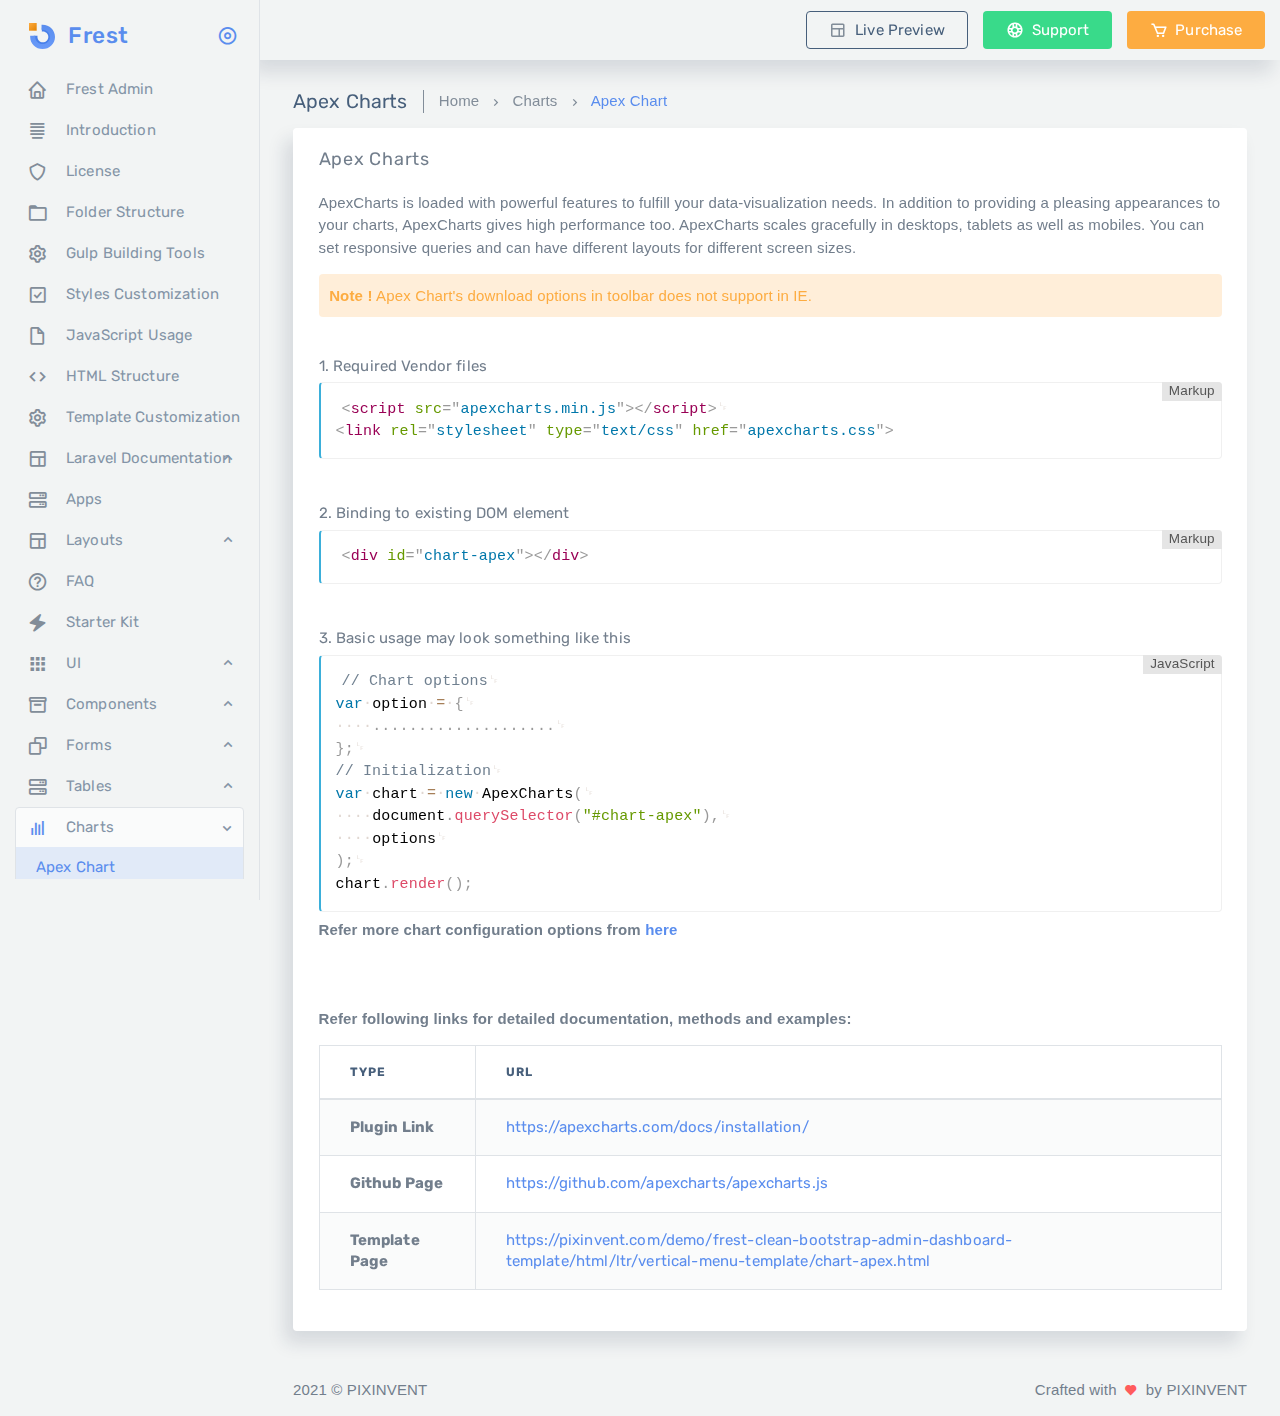
<file: html/ltr/documentation/documentation-charts-apex.html>
<!DOCTYPE html>
<html class="loading" lang="en" data-textdirection="ltr">

<head>
    <meta http-equiv="Content-Type" content="text/html; charset=UTF-8">
    <meta http-equiv="X-UA-Compatible" content="IE=edge">
    <meta name="viewport" content="width=device-width, initial-scale=1.0, user-scalable=0">
    <meta name="description" content="Frest admin is super flexible, powerful, clean &amp; modern responsive bootstrap 4 admin template with unlimited possibilities.">
    <meta name="keywords" content="admin template, Frest admin template, dashboard template, flat admin template, responsive admin template, web app">
    <meta name="author" content="PIXINVENT">
    <title>Apex Charts - Frest - Bootstrap HTML admin template</title>
    <link rel="apple-touch-icon" sizes="60x60" href="../../../app-assets/images/ico/apple-icon-60.png">
    <link rel="apple-touch-icon" sizes="76x76" href="../../../app-assets/images/ico/apple-icon-76.png">
    <link rel="apple-touch-icon" sizes="120x120" href="../../../app-assets/images/ico/apple-icon-120.png">
    <link rel="apple-touch-icon" sizes="152x152" href="../../../app-assets/images/ico/apple-icon-152.png">
    <link rel="shortcut icon" type="image/x-icon" href="../../../app-assets/images/ico/favicon.ico">
    <link href="https://fonts.googleapis.com/css?family=Rubik:300,300i,400,400i,500,500i%7COpen+Sans:300,300i,400,400i,600,600i,700,700i" rel="stylesheet">
    <meta name="apple-mobile-web-app-capable" content="yes">
    <meta name="apple-touch-fullscreen" content="yes">
    <meta name="apple-mobile-web-app-status-bar-style" content="default">
    <!-- BEGIN VENDOR CSS-->
    <link rel="stylesheet" type="text/css" href="../../../app-assets/vendors/css/vendors.min.css">
    <!-- END VENDOR CSS-->
    <!-- BEGIN Frest CSS-->
    <link rel="stylesheet" type="text/css" href="../../../app-assets/css/bootstrap.css">
    <link rel="stylesheet" type="text/css" href="../../../app-assets/css/bootstrap-extended.css">
    <link rel="stylesheet" type="text/css" href="../../../app-assets/css/colors.css">
    <link rel="stylesheet" type="text/css" href="../../../app-assets/css/components.css">
    <!-- BEGIN Page Level CSS-->
    <link rel="stylesheet" type="text/css" href="../../../app-assets/css/core/menu/menu-types/vertical-menu.css">
    <!-- link(rel='stylesheet', type='text/css', href='../../../app-assets/css'+rtl+'/core/menu/menu-types/vertical-overlay-menu.css')-->
    <link rel="stylesheet" type="text/css" href="../../../app-assets/vendors/css/ui/prism.min.css">
    <link rel="stylesheet" type="text/css" href="../../../app-assets/vendors/css/documentation.css">
    <!-- END Page Level CSS-->
    <!-- BEGIN Custom CSS-->
    <link rel="stylesheet" type="text/css" href="../../../assets/css/style.css">
    <!-- END Custom CSS-->
</head>

<body class="vertical-layout vertical-menu-modern 2-columns  fixed-navbar" data-open="click" data-menu="vertical-menu-modern" data-col="2-columns">

    <!-- fixed-top-->
    <nav class="header-navbar navbar-expand-md navbar navbar-with-menu fixed-top navbar-light navbar-shadow">
        <div class="navbar-wrapper">
            <div class="navbar-container content float-right">
                <div class="collapse navbar-collapse" id="navbar-mobile">
                    <ul class="nav navbar-nav">
                        <li class="nav-item"><a class="btn btn-outline-secondary btn-doc-header" href="https://www.pixinvent.com/demo/frest-clean-bootstrap-admin-dashboard-template/landing-page/" target="_blank"><i class="bx bx-layout mr-50"></i>Live Preview</a></li>
                        <li class="nav-item"><a class="btn btn-success btn-doc-header" href="https://pixinvent.ticksy.com" target="_blank"><i class="bx bx-buoy text-white mr-50"></i>Support</a></li>
                        <li class="nav-item"><a class="btn btn-warning btn-doc-header" href="https://1.envato.market/frest_admin"><i class="bx bx-cart text-white mr-50"></i>Purchase</a></li>
                    </ul>
                </div>
            </div>
        </div>
    </nav>

    <!-- ////////////////////////////////////////////////////////////////////////////-->


    <div class="main-menu menu-fixed menu-light menu-accordion menu-shadow" data-scroll-to-active="true">
        <div class="navbar-header">
            <ul class="nav navbar-nav flex-row">
                <li class="nav-item mr-auto"><a class="navbar-brand">
                        <div class="brand-logo">
                            <svg class="logo" width="26px" height="26px" viewbox="0 0 26 26" version="1.1" xmlns="http://www.w3.org/2000/svg" xmlns:xlink="http://www.w3.org/1999/xlink">
                                <title>icon</title>
                                <defs>
                                    <lineargradient id="linearGradient-1" x1="50%" y1="0%" x2="50%" y2="100%">
                                        <stop stop-color="#5A8DEE" offset="0%"></stop>
                                        <stop stop-color="#699AF9" offset="100%"></stop>
                                    </lineargradient>
                                    <lineargradient id="linearGradient-2" x1="0%" y1="0%" x2="100%" y2="100%">
                                        <stop stop-color="#FDAC41" offset="0%"></stop>
                                        <stop stop-color="#E38100" offset="100%"></stop>
                                    </lineargradient>
                                </defs>
                                <g id="Sprite" stroke="none" stroke-width="1" fill="none" fill-rule="evenodd">
                                    <g id="sprite" transform="translate(-69.000000, -61.000000)">
                                        <g id="Group" transform="translate(17.000000, 15.000000)">
                                            <g id="icon" transform="translate(52.000000, 46.000000)">
                                                <path id="Combined-Shape" d="M13.5909091,1.77272727 C20.4442608,1.77272727 26,7.19618701 26,13.8863636 C26,20.5765403 20.4442608,26 13.5909091,26 C6.73755742,26 1.18181818,20.5765403 1.18181818,13.8863636 C1.18181818,13.540626 1.19665566,13.1982714 1.22574292,12.8598734 L6.30410592,12.859962 C6.25499466,13.1951893 6.22958398,13.5378796 6.22958398,13.8863636 C6.22958398,17.8551125 9.52536149,21.0724191 13.5909091,21.0724191 C17.6564567,21.0724191 20.9522342,17.8551125 20.9522342,13.8863636 C20.9522342,9.91761479 17.6564567,6.70030817 13.5909091,6.70030817 C13.2336969,6.70030817 12.8824272,6.72514561 12.5388136,6.77314791 L12.5392575,1.81561642 C12.8859498,1.78721495 13.2366963,1.77272727 13.5909091,1.77272727 Z"></path>
                                                <path id="Combined-Shape" d="M13.8863636,4.72727273 C18.9447899,4.72727273 23.0454545,8.82793741 23.0454545,13.8863636 C23.0454545,18.9447899 18.9447899,23.0454545 13.8863636,23.0454545 C8.82793741,23.0454545 4.72727273,18.9447899 4.72727273,13.8863636 C4.72727273,13.5378966 4.74673291,13.1939746 4.7846258,12.8556254 L8.55057141,12.8560055 C8.48653249,13.1896162 8.45300462,13.5340745 8.45300462,13.8863636 C8.45300462,16.887125 10.8856023,19.3197227 13.8863636,19.3197227 C16.887125,19.3197227 19.3197227,16.887125 19.3197227,13.8863636 C19.3197227,10.8856023 16.887125,8.45300462 13.8863636,8.45300462 C13.529522,8.45300462 13.180715,8.48740462 12.8430777,8.55306931 L12.8426531,4.78608796 C13.1851829,4.7472336 13.5334422,4.72727273 13.8863636,4.72727273 Z" fill="#4880EA"></path>
                                                <path id="Combined-Shape" d="M13.5909091,1.77272727 C20.4442608,1.77272727 26,7.19618701 26,13.8863636 C26,20.5765403 20.4442608,26 13.5909091,26 C6.73755742,26 1.18181818,20.5765403 1.18181818,13.8863636 C1.18181818,13.540626 1.19665566,13.1982714 1.22574292,12.8598734 L6.30410592,12.859962 C6.25499466,13.1951893 6.22958398,13.5378796 6.22958398,13.8863636 C6.22958398,17.8551125 9.52536149,21.0724191 13.5909091,21.0724191 C17.6564567,21.0724191 20.9522342,17.8551125 20.9522342,13.8863636 C20.9522342,9.91761479 17.6564567,6.70030817 13.5909091,6.70030817 C13.2336969,6.70030817 12.8824272,6.72514561 12.5388136,6.77314791 L12.5392575,1.81561642 C12.8859498,1.78721495 13.2366963,1.77272727 13.5909091,1.77272727 Z" fill="url(#linearGradient-1)"></path>
                                                <rect id="Rectangle" x="0" y="0" width="7.68181818" height="7.68181818"></rect>
                                                <rect id="Rectangle" fill="url(#linearGradient-2)" x="0" y="0" width="7.68181818" height="7.68181818"></rect>
                                            </g>
                                        </g>
                                    </g>
                                </g>
                            </svg>
                        </div>
                        <h2 class="brand-text mb-0">Frest</h2>
                    </a></li>
                <li class="nav-item d-none d-xl-block nav-toggle"><a class="nav-link modern-nav-toggle pr-0" data-toggle="collapse"><i class="toggle-icon bx bx-disc font-medium-4 primary" data-ticon="bx-disc"></i></a></li>
            </ul>
        </div>
        <div class="shadow-bottom"></div>
        <div class="main-menu-content">
            <ul class="navigation navigation-main" id="main-menu-navigation" data-menu="menu-navigation">
                <li class=" nav-item"><a href="index.html"><i class="bx bx-home"></i><span class="menu-title" data-i18n="">Frest Admin</span></a>
                </li>
                <li class=" nav-item"><a href="documentation-introduction.html"><i class="bx bx-align-justify"></i><span class="menu-title" data-i18n="">Introduction</span></a>
                </li>
                <li class=" nav-item"><a href="documentation-license.html"><i class="bx bx-shield"></i><span class="menu-title" data-i18n="">License</span></a>
                </li>
                <li class=" nav-item"><a href="documentation-folder-structure.html"><i class="bx bx-folder"></i><span class="menu-title" data-i18n="">Folder Structure</span></a>
                </li>
                <li class=" nav-item"><a href="documentation-gulp.html"><i class="bx bx-cog"></i><span class="menu-title" data-i18n="">Gulp Building Tools</span></a>
                </li>
                <li class=" nav-item"><a href="documentation-styles-customization.html"><i class="bx bx-check-square"></i><span class="menu-title" data-i18n="">Styles Customization</span></a>
                </li>
                <li class=" nav-item"><a href="documentation-javascript-usage.html"><i class="bx bx-file-blank"></i><span class="menu-title" data-i18n="">JavaScript Usage</span></a>
                </li>
                <li class=" nav-item"><a href="documentation-html-structure.html"><i class="bx bx-code"></i><span class="menu-title" data-i18n="">HTML Structure</span></a>
                </li>
                <li class=" nav-item"><a href="documentation-template-customization.html"><i class="bx bx-cog"></i><span class="menu-title" data-i18n="">Template Customization</span></a>
                </li>
                <li class=" nav-item"><a href="#"><i class="bx bx-layout"></i><span class="menu-title" data-i18n="">Laravel Documentation</span></a>
                    <ul class="menu-content">
                        <li><a class="menu-item" href="documentation-laravel-folder-structure.html">Laravel Folder Structure</a>
                        </li>
                        <li><a class="menu-item" href="documentation-laravel-installation.html">Laravel Installation</a>
                        </li>
                        <li><a class="menu-item" href="documentation-laravel-integration.html">Laravel Integration</a>
                        </li>
                        <li><a class="menu-item" href="documentation-laravel-passport.html">Laravel Passport</a>
                        </li>
                        <li><a class="menu-item" href="documentation-laravel-sanctum.html">Laravel Sanctum</a>
                        </li>
                        <li><a class="menu-item" href="documentation-laravel-localization.html">Laravel Localization</a>
                        </li>
                        <li><a class="menu-item" href="documentation-laravel-ui.html">Laravel UI</a>
                        </li>
                        <li><a class="menu-item" href="documentation-laravel-menu.html">Laravel Menu</a>
                        </li>
                        <li><a class="menu-item" href="documentation-laravel-search.html">Laravel Search</a>
                        </li>
                        <li><a class="menu-item" href="documentation-laravel-acl.html">Laravel ACL</a>
                        </li>
                        <li><a class="menu-item" href="documentation-laravel-homestead.html">Laravel Homestead</a>
                        </li>
                        <li><a class="menu-item" href="documentation-laravel-sail-docker.html">Laravel Sail &amp; Docker</a>
                        </li>
                        <li><a class="menu-item" href="documentation-laravel-faq.html">Laravel FAQs</a>
                        </li>
                    </ul>
                </li>
                <li class=" nav-item"><a href="documentation-apps.html"><i class="bx bx-server"></i><span class="menu-title" data-i18n="">Apps</span></a>
                </li>
                <li class=" nav-item"><a href="#"><i class="bx bx-layout"></i><span class="menu-title" data-i18n="">Layouts</span></a>
                    <ul class="menu-content">
                        <li><a class="menu-item" href="documentation-1-column.html">1 Column</a>
                        </li>
                        <li><a class="menu-item" href="documentation-2-columns.html">2 Column</a>
                        </li>
                        <li><a class="menu-item" href="documentation-content-left-sidebar.html">Content Left Sidebar</a>
                        </li>
                        <li><a class="menu-item" href="documentation-content-right-sidebar.html">Content Right Sidebar</a>
                        </li>
                        <li><a class="menu-item" href="documentation-content-detached-left-sidebar.html">Content Detached Left Sidebar</a>
                        </li>
                        <li><a class="menu-item" href="documentation-content-detached-right-sidebar.html">Content Detached Right Sidebar</a>
                        </li>
                    </ul>
                </li>
                <li class=" nav-item"><a href="documentation-faq.html"><i class="bx bx-help-circle"></i><span class="menu-title" data-i18n="">FAQ</span></a>
                </li>
                <li class=" nav-item"><a href="documentation-starter-kit.html"><i class="bx bxs-zap"></i><span class="menu-title" data-i18n="">Starter Kit</span></a>
                </li>
                <li class=" nav-item"><a href="#"><i class="bx bxs-grid"></i><span class="menu-title" data-i18n="">UI</span></a>
                    <ul class="menu-content">
                        <li><a class="menu-item" href="documentation-card.html">Cards</a>
                        </li>
                        <li><a class="menu-item" href="documentation-colors.html">Colors</a>
                        </li>
                        <li><a class="menu-item" href="documentation-icons.html">Icons</a>
                        </li>
                        <li><a class="menu-item" href="documentation-widgets.html">Widgets</a>
                        </li>
                    </ul>
                </li>
                <li class=" nav-item"><a href="#"><i class="bx bx-box"></i><span class="menu-title" data-i18n="">Components</span></a>
                    <ul class="menu-content">
                        <li><a class="menu-item" href="documentation-components.html">Components</a>
                        </li>
                        <li><a class="menu-item" href="documentation-extra-components.html">Extra Components</a>
                        </li>
                    </ul>
                </li>
                <li class=" nav-item"><a href="#"><i class="bx bx-copy"></i><span class="menu-title" data-i18n="">Forms</span></a>
                    <ul class="menu-content">
                        <li><a class="menu-item" href="documentation-form-elements.html">Form Elements</a>
                        </li>
                        <li><a class="menu-item" href="documentation-form-layouts.html">Form Layouts</a>
                        </li>
                        <li><a class="menu-item" href="documentation-form-wizard.html">Form Wizard</a>
                        </li>
                        <li><a class="menu-item" href="documentation-form-repeater.html">Form Repeater</a>
                        </li>
                        <li><a class="menu-item" href="documentation-form-validation.html">Form Validation</a>
                        </li>
                    </ul>
                </li>
                <li class=" nav-item"><a href="#"><i class="bx bx-server"></i><span class="menu-title" data-i18n="">Tables</span></a>
                    <ul class="menu-content">
                        <li><a class="menu-item" href="documentation-bootstrap-tables.html">Tables</a>
                        </li>
                        <li><a class="menu-item" href="documentation-datatables.html">Data Tables</a>
                        </li>
                    </ul>
                </li>
                <li class=" nav-item"><a href="#.html"><i class="bx bx-bar-chart"></i><span class="menu-title" data-i18n="">Charts</span></a>
                    <ul class="menu-content">
                        <li class="active"><a class="menu-item" href="documentation-charts-apex.html">Apex Chart</a>
                        </li>
                        <li><a class="menu-item" href="documentation-charts-chartjs.html">Chart JS</a>
                        </li>
                        <li><a class="menu-item" href="documentation-charts-chartist.html">Chartist Js</a>
                        </li>
                    </ul>
                </li>
                <li class=" nav-item"><a href="documentation-maps.html"><i class="bx bx-map-alt"></i><span class="menu-title" data-i18n="">Maps</span></a>
                </li>
                <li class=" nav-item"><a href="documentation-extensions.html"><i class="bx bx-edit-alt"></i><span class="menu-title" data-i18n="">Extensions</span></a>
                </li>
                <li class=" nav-item"><a href="#"><i class="bx bx-bookmark"></i><span class="menu-title" data-i18n="">Other</span></a>
                    <ul class="menu-content">
                        <li><a class="menu-item" href="documentation-sources-credits.html">Sources &amp; Credits</a>
                        </li>
                        <li><a class="menu-item" href="documentation-notes.html">Notes</a>
                        </li>
                        <li><a class="menu-item" href="https://pixinvent.ticksy.com/">Support</a>
                        </li>
                    </ul>
                </li>
            </ul>
        </div>
    </div>

    <div class="app-content content">
        <div class="content-wrapper">
            <div class="content-header row">
                <div class="content-header-left col-12 mb-1">
                    <div class="row breadcrumbs-top">
                        <div class="col-12">
                            <h5 class="content-header-title float-left pr-1 mb-0">Apex Charts</h5>
                            <div class="breadcrumb-wrapper">
                                <ol class="breadcrumb p-0 mb-0">
                                    <li class="breadcrumb-item"><a href="index.html">Home</a>
                                    </li>
                                    <li class="breadcrumb-item"><a href="javascript:void(0);">Charts</a>
                                    </li>
                                    <li class="breadcrumb-item active">Apex Chart
                                    </li>
                                </ol>
                            </div>
                        </div>
                    </div>
                </div>
            </div>
            <div class="content-body">
                <!-- Apex Charts -->
                <div class="card">
                    <div class="card-header">
                        <h4 id="apex-charts" class="card-title">Apex Charts</h4>
                    </div>
                    <div class="card-content" aria-expanded="true">
                        <div class="card-body">
                            <div class="card-text">
                                <p>ApexCharts is loaded with powerful features to fulfill your data-visualization needs. In addition to
                                    providing a pleasing appearances to your charts, ApexCharts gives high performance too. ApexCharts scales
                                    gracefully in desktops, tablets as well as mobiles. You can set responsive queries and can have different
                                    layouts for different screen sizes.</p>
                            </div>
                            <div class="alert bg-rgba-warning" role="alert">
                                <strong>Note !</strong> Apex Chart's download options in toolbar does not support in IE.
                            </div>

                            <div class="with-image mt-2">
                                <h6>1. Required Vendor files</h6>
                                <pre class="language-markup mb-3">
          <code class="language-markup">
                &lt;script src="apexcharts.min.js"&gt;&lt;/script&gt;
              &lt;link rel="stylesheet" type="text/css" href="apexcharts.css"&gt;
          </code>
        </pre>

                                <h6>2. Binding to existing DOM element</h6>
                                <pre class="language-markup mb-3">
          <code class="language-markup">
              &lt;div id="chart-apex"&gt;&lt;/div&gt;
          </code>
        </pre>

                                <h6>3. Basic usage may look something like this</h6>
                                <pre class="language-javascript">
          <code class="language-javascript">
              // Chart options
              var option = {
                  ....................
              };
              // Initialization
              var chart = new ApexCharts(
                  document.querySelector("#chart-apex"),
                  options
              );
              chart.render();
          </code>
        </pre>
                            </div>

                            <p>
                                <strong>Refer more chart configuration options from
                                    <a href="https://apexcharts.com/docs/options/" target="_blank">here</a>
                                </strong>
                            </p>
                        </div>

                        <div class="card-body">
                            <p><strong>Refer following links for detailed documentation, methods and examples:</strong></p>
                            <table class="table table-bordered table-striped">
                                <thead>
                                    <tr>
                                        <th>Type</th>
                                        <th>URL</th>
                                    </tr>
                                </thead>
                                <tbody>
                                    <tr>
                                        <td><strong>Plugin Link</strong></td>
                                        <td><a href="https://apexcharts.com/docs/installation/" target="_blank">https://apexcharts.com/docs/installation/</a></td>
                                    </tr>
                                    <tr>
                                        <td><strong>Github Page</strong></td>
                                        <td><a href="https://github.com/apexcharts/apexcharts.js" target="_blank">https://github.com/apexcharts/apexcharts.js</a></td>
                                    </tr>
                                    <tr>
                                        <td><strong>Template Page</strong></td>
                                        <td><a href="https://pixinvent.com/demo/frest-clean-bootstrap-admin-dashboard-template/html/ltr/vertical-menu-template/chart-apex.html" target="_blank">https://pixinvent.com/demo/frest-clean-bootstrap-admin-dashboard-template/html/ltr/vertical-menu-template/chart-apex.html</a>
                                        </td>
                                    </tr>
                                </tbody>
                            </table>
                        </div>
                    </div>
                </div>
                <!--/ Apex Charts -->
            </div>
        </div>
    </div>
    <!-- ////////////////////////////////////////////////////////////////////////////-->


    <footer class="footer footer-static footer-light">
        <p class="clearfix mb-0"><span class="float-left d-inline-block">2021 &copy; PIXINVENT</span><span class="float-right d-sm-inline-block d-none">Crafted with<i class="bx bxs-heart pink mx-50 font-small-3"></i>by<a class="text-uppercase" href="https://1.envato.market/pixinvent_portfolio" target="_blank">Pixinvent</a></span></p>
    </footer>
    <button class="btn btn-primary btn-icon scroll-top" type="button"><i class="bx bx-up-arrow-alt"></i></button>

    <script src="../../../app-assets/vendors/js/vendors.min.js"></script>
    <script src="../../../app-assets/js/core/app-menu.js"></script>
    <script src="../../../app-assets/js/core/app.js"></script>
    <script src="../../../app-assets/js/scripts/customizer.js"></script>
    <script src="../../../app-assets/js/scripts/documentation.js" type="text/javascript"></script>
    <script src="../../../app-assets/vendors/js/ui/prism.min.js" type="text/javascript"></script>
    <script src="../../../app-assets/vendors/js/ui/affix.js" type="text/javascript"></script>
</body>

</html>
</file>
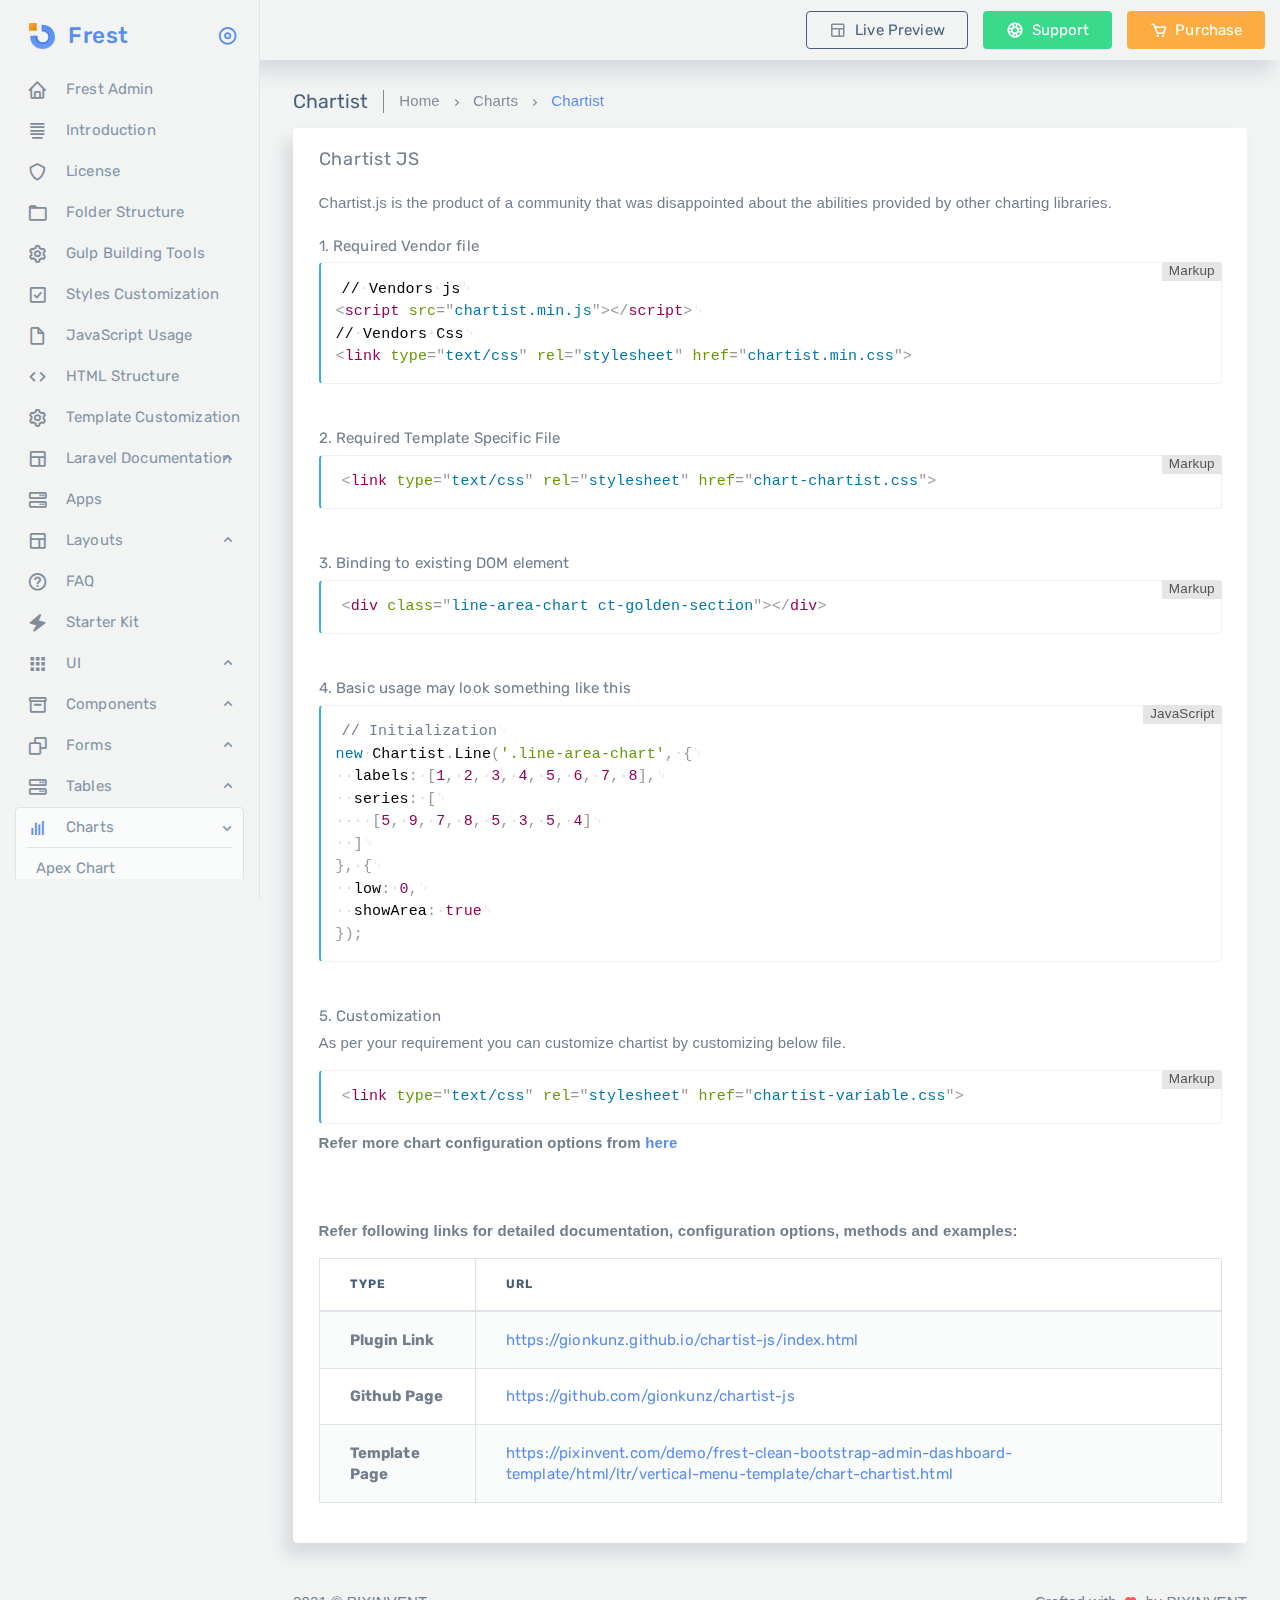
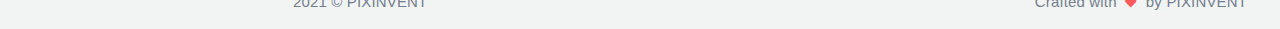
<file: html/ltr/documentation/documentation-charts-chartist.html>
<!DOCTYPE html>
<html class="loading" lang="en" data-textdirection="ltr">

<head>
    <meta http-equiv="Content-Type" content="text/html; charset=UTF-8">
    <meta http-equiv="X-UA-Compatible" content="IE=edge">
    <meta name="viewport" content="width=device-width, initial-scale=1.0, user-scalable=0">
    <meta name="description" content="Frest admin is super flexible, powerful, clean &amp; modern responsive bootstrap 4 admin template with unlimited possibilities.">
    <meta name="keywords" content="admin template, Frest admin template, dashboard template, flat admin template, responsive admin template, web app">
    <meta name="author" content="PIXINVENT">
    <title>Chartist - Frest - Bootstrap HTML admin template</title>
    <link rel="apple-touch-icon" sizes="60x60" href="../../../app-assets/images/ico/apple-icon-60.png">
    <link rel="apple-touch-icon" sizes="76x76" href="../../../app-assets/images/ico/apple-icon-76.png">
    <link rel="apple-touch-icon" sizes="120x120" href="../../../app-assets/images/ico/apple-icon-120.png">
    <link rel="apple-touch-icon" sizes="152x152" href="../../../app-assets/images/ico/apple-icon-152.png">
    <link rel="shortcut icon" type="image/x-icon" href="../../../app-assets/images/ico/favicon.ico">
    <link href="https://fonts.googleapis.com/css?family=Rubik:300,300i,400,400i,500,500i%7COpen+Sans:300,300i,400,400i,600,600i,700,700i" rel="stylesheet">
    <meta name="apple-mobile-web-app-capable" content="yes">
    <meta name="apple-touch-fullscreen" content="yes">
    <meta name="apple-mobile-web-app-status-bar-style" content="default">
    <!-- BEGIN VENDOR CSS-->
    <link rel="stylesheet" type="text/css" href="../../../app-assets/vendors/css/vendors.min.css">
    <!-- END VENDOR CSS-->
    <!-- BEGIN Frest CSS-->
    <link rel="stylesheet" type="text/css" href="../../../app-assets/css/bootstrap.css">
    <link rel="stylesheet" type="text/css" href="../../../app-assets/css/bootstrap-extended.css">
    <link rel="stylesheet" type="text/css" href="../../../app-assets/css/colors.css">
    <link rel="stylesheet" type="text/css" href="../../../app-assets/css/components.css">
    <!-- BEGIN Page Level CSS-->
    <link rel="stylesheet" type="text/css" href="../../../app-assets/css/core/menu/menu-types/vertical-menu.css">
    <!-- link(rel='stylesheet', type='text/css', href='../../../app-assets/css'+rtl+'/core/menu/menu-types/vertical-overlay-menu.css')-->
    <link rel="stylesheet" type="text/css" href="../../../app-assets/vendors/css/ui/prism.min.css">
    <link rel="stylesheet" type="text/css" href="../../../app-assets/vendors/css/documentation.css">
    <!-- END Page Level CSS-->
    <!-- BEGIN Custom CSS-->
    <link rel="stylesheet" type="text/css" href="../../../assets/css/style.css">
    <!-- END Custom CSS-->
</head>

<body class="vertical-layout vertical-menu-modern 2-columns  fixed-navbar" data-open="click" data-menu="vertical-menu-modern" data-col="2-columns">

    <!-- fixed-top-->
    <nav class="header-navbar navbar-expand-md navbar navbar-with-menu fixed-top navbar-light navbar-shadow">
        <div class="navbar-wrapper">
            <div class="navbar-container content float-right">
                <div class="collapse navbar-collapse" id="navbar-mobile">
                    <ul class="nav navbar-nav">
                        <li class="nav-item"><a class="btn btn-outline-secondary btn-doc-header" href="https://www.pixinvent.com/demo/frest-clean-bootstrap-admin-dashboard-template/landing-page/" target="_blank"><i class="bx bx-layout mr-50"></i>Live Preview</a></li>
                        <li class="nav-item"><a class="btn btn-success btn-doc-header" href="https://pixinvent.ticksy.com" target="_blank"><i class="bx bx-buoy text-white mr-50"></i>Support</a></li>
                        <li class="nav-item"><a class="btn btn-warning btn-doc-header" href="https://1.envato.market/frest_admin"><i class="bx bx-cart text-white mr-50"></i>Purchase</a></li>
                    </ul>
                </div>
            </div>
        </div>
    </nav>

    <!-- ////////////////////////////////////////////////////////////////////////////-->


    <div class="main-menu menu-fixed menu-light menu-accordion menu-shadow" data-scroll-to-active="true">
        <div class="navbar-header">
            <ul class="nav navbar-nav flex-row">
                <li class="nav-item mr-auto"><a class="navbar-brand">
                        <div class="brand-logo">
                            <svg class="logo" width="26px" height="26px" viewbox="0 0 26 26" version="1.1" xmlns="http://www.w3.org/2000/svg" xmlns:xlink="http://www.w3.org/1999/xlink">
                                <title>icon</title>
                                <defs>
                                    <lineargradient id="linearGradient-1" x1="50%" y1="0%" x2="50%" y2="100%">
                                        <stop stop-color="#5A8DEE" offset="0%"></stop>
                                        <stop stop-color="#699AF9" offset="100%"></stop>
                                    </lineargradient>
                                    <lineargradient id="linearGradient-2" x1="0%" y1="0%" x2="100%" y2="100%">
                                        <stop stop-color="#FDAC41" offset="0%"></stop>
                                        <stop stop-color="#E38100" offset="100%"></stop>
                                    </lineargradient>
                                </defs>
                                <g id="Sprite" stroke="none" stroke-width="1" fill="none" fill-rule="evenodd">
                                    <g id="sprite" transform="translate(-69.000000, -61.000000)">
                                        <g id="Group" transform="translate(17.000000, 15.000000)">
                                            <g id="icon" transform="translate(52.000000, 46.000000)">
                                                <path id="Combined-Shape" d="M13.5909091,1.77272727 C20.4442608,1.77272727 26,7.19618701 26,13.8863636 C26,20.5765403 20.4442608,26 13.5909091,26 C6.73755742,26 1.18181818,20.5765403 1.18181818,13.8863636 C1.18181818,13.540626 1.19665566,13.1982714 1.22574292,12.8598734 L6.30410592,12.859962 C6.25499466,13.1951893 6.22958398,13.5378796 6.22958398,13.8863636 C6.22958398,17.8551125 9.52536149,21.0724191 13.5909091,21.0724191 C17.6564567,21.0724191 20.9522342,17.8551125 20.9522342,13.8863636 C20.9522342,9.91761479 17.6564567,6.70030817 13.5909091,6.70030817 C13.2336969,6.70030817 12.8824272,6.72514561 12.5388136,6.77314791 L12.5392575,1.81561642 C12.8859498,1.78721495 13.2366963,1.77272727 13.5909091,1.77272727 Z"></path>
                                                <path id="Combined-Shape" d="M13.8863636,4.72727273 C18.9447899,4.72727273 23.0454545,8.82793741 23.0454545,13.8863636 C23.0454545,18.9447899 18.9447899,23.0454545 13.8863636,23.0454545 C8.82793741,23.0454545 4.72727273,18.9447899 4.72727273,13.8863636 C4.72727273,13.5378966 4.74673291,13.1939746 4.7846258,12.8556254 L8.55057141,12.8560055 C8.48653249,13.1896162 8.45300462,13.5340745 8.45300462,13.8863636 C8.45300462,16.887125 10.8856023,19.3197227 13.8863636,19.3197227 C16.887125,19.3197227 19.3197227,16.887125 19.3197227,13.8863636 C19.3197227,10.8856023 16.887125,8.45300462 13.8863636,8.45300462 C13.529522,8.45300462 13.180715,8.48740462 12.8430777,8.55306931 L12.8426531,4.78608796 C13.1851829,4.7472336 13.5334422,4.72727273 13.8863636,4.72727273 Z" fill="#4880EA"></path>
                                                <path id="Combined-Shape" d="M13.5909091,1.77272727 C20.4442608,1.77272727 26,7.19618701 26,13.8863636 C26,20.5765403 20.4442608,26 13.5909091,26 C6.73755742,26 1.18181818,20.5765403 1.18181818,13.8863636 C1.18181818,13.540626 1.19665566,13.1982714 1.22574292,12.8598734 L6.30410592,12.859962 C6.25499466,13.1951893 6.22958398,13.5378796 6.22958398,13.8863636 C6.22958398,17.8551125 9.52536149,21.0724191 13.5909091,21.0724191 C17.6564567,21.0724191 20.9522342,17.8551125 20.9522342,13.8863636 C20.9522342,9.91761479 17.6564567,6.70030817 13.5909091,6.70030817 C13.2336969,6.70030817 12.8824272,6.72514561 12.5388136,6.77314791 L12.5392575,1.81561642 C12.8859498,1.78721495 13.2366963,1.77272727 13.5909091,1.77272727 Z" fill="url(#linearGradient-1)"></path>
                                                <rect id="Rectangle" x="0" y="0" width="7.68181818" height="7.68181818"></rect>
                                                <rect id="Rectangle" fill="url(#linearGradient-2)" x="0" y="0" width="7.68181818" height="7.68181818"></rect>
                                            </g>
                                        </g>
                                    </g>
                                </g>
                            </svg>
                        </div>
                        <h2 class="brand-text mb-0">Frest</h2>
                    </a></li>
                <li class="nav-item d-none d-xl-block nav-toggle"><a class="nav-link modern-nav-toggle pr-0" data-toggle="collapse"><i class="toggle-icon bx bx-disc font-medium-4 primary" data-ticon="bx-disc"></i></a></li>
            </ul>
        </div>
        <div class="shadow-bottom"></div>
        <div class="main-menu-content">
            <ul class="navigation navigation-main" id="main-menu-navigation" data-menu="menu-navigation">
                <li class=" nav-item"><a href="index.html"><i class="bx bx-home"></i><span class="menu-title" data-i18n="">Frest Admin</span></a>
                </li>
                <li class=" nav-item"><a href="documentation-introduction.html"><i class="bx bx-align-justify"></i><span class="menu-title" data-i18n="">Introduction</span></a>
                </li>
                <li class=" nav-item"><a href="documentation-license.html"><i class="bx bx-shield"></i><span class="menu-title" data-i18n="">License</span></a>
                </li>
                <li class=" nav-item"><a href="documentation-folder-structure.html"><i class="bx bx-folder"></i><span class="menu-title" data-i18n="">Folder Structure</span></a>
                </li>
                <li class=" nav-item"><a href="documentation-gulp.html"><i class="bx bx-cog"></i><span class="menu-title" data-i18n="">Gulp Building Tools</span></a>
                </li>
                <li class=" nav-item"><a href="documentation-styles-customization.html"><i class="bx bx-check-square"></i><span class="menu-title" data-i18n="">Styles Customization</span></a>
                </li>
                <li class=" nav-item"><a href="documentation-javascript-usage.html"><i class="bx bx-file-blank"></i><span class="menu-title" data-i18n="">JavaScript Usage</span></a>
                </li>
                <li class=" nav-item"><a href="documentation-html-structure.html"><i class="bx bx-code"></i><span class="menu-title" data-i18n="">HTML Structure</span></a>
                </li>
                <li class=" nav-item"><a href="documentation-template-customization.html"><i class="bx bx-cog"></i><span class="menu-title" data-i18n="">Template Customization</span></a>
                </li>
                <li class=" nav-item"><a href="#"><i class="bx bx-layout"></i><span class="menu-title" data-i18n="">Laravel Documentation</span></a>
                    <ul class="menu-content">
                        <li><a class="menu-item" href="documentation-laravel-folder-structure.html">Laravel Folder Structure</a>
                        </li>
                        <li><a class="menu-item" href="documentation-laravel-installation.html">Laravel Installation</a>
                        </li>
                        <li><a class="menu-item" href="documentation-laravel-integration.html">Laravel Integration</a>
                        </li>
                        <li><a class="menu-item" href="documentation-laravel-passport.html">Laravel Passport</a>
                        </li>
                        <li><a class="menu-item" href="documentation-laravel-sanctum.html">Laravel Sanctum</a>
                        </li>
                        <li><a class="menu-item" href="documentation-laravel-localization.html">Laravel Localization</a>
                        </li>
                        <li><a class="menu-item" href="documentation-laravel-ui.html">Laravel UI</a>
                        </li>
                        <li><a class="menu-item" href="documentation-laravel-menu.html">Laravel Menu</a>
                        </li>
                        <li><a class="menu-item" href="documentation-laravel-search.html">Laravel Search</a>
                        </li>
                        <li><a class="menu-item" href="documentation-laravel-acl.html">Laravel ACL</a>
                        </li>
                        <li><a class="menu-item" href="documentation-laravel-homestead.html">Laravel Homestead</a>
                        </li>
                        <li><a class="menu-item" href="documentation-laravel-sail-docker.html">Laravel Sail &amp; Docker</a>
                        </li>
                        <li><a class="menu-item" href="documentation-laravel-faq.html">Laravel FAQs</a>
                        </li>
                    </ul>
                </li>
                <li class=" nav-item"><a href="documentation-apps.html"><i class="bx bx-server"></i><span class="menu-title" data-i18n="">Apps</span></a>
                </li>
                <li class=" nav-item"><a href="#"><i class="bx bx-layout"></i><span class="menu-title" data-i18n="">Layouts</span></a>
                    <ul class="menu-content">
                        <li><a class="menu-item" href="documentation-1-column.html">1 Column</a>
                        </li>
                        <li><a class="menu-item" href="documentation-2-columns.html">2 Column</a>
                        </li>
                        <li><a class="menu-item" href="documentation-content-left-sidebar.html">Content Left Sidebar</a>
                        </li>
                        <li><a class="menu-item" href="documentation-content-right-sidebar.html">Content Right Sidebar</a>
                        </li>
                        <li><a class="menu-item" href="documentation-content-detached-left-sidebar.html">Content Detached Left Sidebar</a>
                        </li>
                        <li><a class="menu-item" href="documentation-content-detached-right-sidebar.html">Content Detached Right Sidebar</a>
                        </li>
                    </ul>
                </li>
                <li class=" nav-item"><a href="documentation-faq.html"><i class="bx bx-help-circle"></i><span class="menu-title" data-i18n="">FAQ</span></a>
                </li>
                <li class=" nav-item"><a href="documentation-starter-kit.html"><i class="bx bxs-zap"></i><span class="menu-title" data-i18n="">Starter Kit</span></a>
                </li>
                <li class=" nav-item"><a href="#"><i class="bx bxs-grid"></i><span class="menu-title" data-i18n="">UI</span></a>
                    <ul class="menu-content">
                        <li><a class="menu-item" href="documentation-card.html">Cards</a>
                        </li>
                        <li><a class="menu-item" href="documentation-colors.html">Colors</a>
                        </li>
                        <li><a class="menu-item" href="documentation-icons.html">Icons</a>
                        </li>
                        <li><a class="menu-item" href="documentation-widgets.html">Widgets</a>
                        </li>
                    </ul>
                </li>
                <li class=" nav-item"><a href="#"><i class="bx bx-box"></i><span class="menu-title" data-i18n="">Components</span></a>
                    <ul class="menu-content">
                        <li><a class="menu-item" href="documentation-components.html">Components</a>
                        </li>
                        <li><a class="menu-item" href="documentation-extra-components.html">Extra Components</a>
                        </li>
                    </ul>
                </li>
                <li class=" nav-item"><a href="#"><i class="bx bx-copy"></i><span class="menu-title" data-i18n="">Forms</span></a>
                    <ul class="menu-content">
                        <li><a class="menu-item" href="documentation-form-elements.html">Form Elements</a>
                        </li>
                        <li><a class="menu-item" href="documentation-form-layouts.html">Form Layouts</a>
                        </li>
                        <li><a class="menu-item" href="documentation-form-wizard.html">Form Wizard</a>
                        </li>
                        <li><a class="menu-item" href="documentation-form-repeater.html">Form Repeater</a>
                        </li>
                        <li><a class="menu-item" href="documentation-form-validation.html">Form Validation</a>
                        </li>
                    </ul>
                </li>
                <li class=" nav-item"><a href="#"><i class="bx bx-server"></i><span class="menu-title" data-i18n="">Tables</span></a>
                    <ul class="menu-content">
                        <li><a class="menu-item" href="documentation-bootstrap-tables.html">Tables</a>
                        </li>
                        <li><a class="menu-item" href="documentation-datatables.html">Data Tables</a>
                        </li>
                    </ul>
                </li>
                <li class=" nav-item"><a href="#.html"><i class="bx bx-bar-chart"></i><span class="menu-title" data-i18n="">Charts</span></a>
                    <ul class="menu-content">
                        <li><a class="menu-item" href="documentation-charts-apex.html">Apex Chart</a>
                        </li>
                        <li><a class="menu-item" href="documentation-charts-chartjs.html">Chart JS</a>
                        </li>
                        <li class="active"><a class="menu-item" href="documentation-charts-chartist.html">Chartist Js</a>
                        </li>
                    </ul>
                </li>
                <li class=" nav-item"><a href="documentation-maps.html"><i class="bx bx-map-alt"></i><span class="menu-title" data-i18n="">Maps</span></a>
                </li>
                <li class=" nav-item"><a href="documentation-extensions.html"><i class="bx bx-edit-alt"></i><span class="menu-title" data-i18n="">Extensions</span></a>
                </li>
                <li class=" nav-item"><a href="#"><i class="bx bx-bookmark"></i><span class="menu-title" data-i18n="">Other</span></a>
                    <ul class="menu-content">
                        <li><a class="menu-item" href="documentation-sources-credits.html">Sources &amp; Credits</a>
                        </li>
                        <li><a class="menu-item" href="documentation-notes.html">Notes</a>
                        </li>
                        <li><a class="menu-item" href="https://pixinvent.ticksy.com/">Support</a>
                        </li>
                    </ul>
                </li>
            </ul>
        </div>
    </div>

    <div class="app-content content">
        <div class="content-wrapper">
            <div class="content-header row">
                <div class="content-header-left col-12 mb-1">
                    <div class="row breadcrumbs-top">
                        <div class="col-12">
                            <h5 class="content-header-title float-left pr-1 mb-0">Chartist</h5>
                            <div class="breadcrumb-wrapper">
                                <ol class="breadcrumb p-0 mb-0">
                                    <li class="breadcrumb-item"><a href="index.html">Home</a>
                                    </li>
                                    <li class="breadcrumb-item"><a href="javascript:void(0);">Charts</a>
                                    </li>
                                    <li class="breadcrumb-item active">Chartist
                                    </li>
                                </ol>
                            </div>
                        </div>
                    </div>
                </div>
            </div>
            <div class="content-body">
                <!-- Chart JS -->
                <div class="card">
                    <div class="card-header">
                        <h4 id="chartist-js" class="card-title">Chartist JS</h4>
                    </div>
                    <div class="card-content" aria-expanded="true">
                        <div class="card-body">
                            <div class="card-text">
                                <p>Chartist.js is the product of a community that was disappointed about the abilities provided by other
                                    charting libraries.</p>
                            </div>

                            <div class="with-image mt-2">
                                <h6>1. Required Vendor file</h6>
                                <pre class="language-markup mb-3">
            <code class="language-markup">
                // Vendors js
                &lt;script src="chartist.min.js"&gt;&lt;/script&gt;
                // Vendors Css
                &lt;link type="text/css" rel="stylesheet" href="chartist.min.css"&gt;
            </code>
        </pre>
                                <h6>2. Required Template Specific File</h6>
                                <pre class="language-markup mb-3">
            <code class="language-markup">
                &lt;link type="text/css" rel="stylesheet" href="chart-chartist.css"&gt;
            </code>
        </pre>
                                <h6>3. Binding to existing DOM element</h6>
                                <pre class="language-markup mb-3">
            <code class="language-markup">
                &lt;div class="line-area-chart ct-golden-section"&gt;&lt;/div&gt;
            </code>
        </pre>
                                <h6>4. Basic usage may look something like this</h6>
                                <pre class="language-javascript mb-3">
            <code class="language-javascript">
                // Initialization
                new Chartist.Line('.line-area-chart', {
                  labels: [1, 2, 3, 4, 5, 6, 7, 8],
                  series: [
                    [5, 9, 7, 8, 5, 3, 5, 4]
                  ]
                }, {
                  low: 0,
                  showArea: true
                });
            </code>
        </pre>
                            </div>
                            <h6 class="mb-50">5. Customization</h6>
                            <p>As per your requirement you can customize chartist by customizing below file.</p>
                            <pre class="language-markup">
        <code class="language-markup">
          &lt;link type="text/css" rel="stylesheet" href="chartist-variable.css"&gt;
        </code>
    </pre>
                            <p><strong>Refer more chart configuration options from
                                    <a href="https://gionkunz.github.io/chartist-js/api-documentation.html" target="_blank">here</a>
                                </strong>
                            </p>
                        </div>

                        <div class="card-body">
                            <p><strong>Refer following links for detailed documentation, configuration options, methods and examples:</strong>
                            </p>
                            <table class="table table-bordered table-striped">
                                <thead>
                                    <tr>
                                        <th>Type</th>
                                        <th>URL</th>
                                    </tr>
                                </thead>
                                <tbody>
                                    <tr>
                                        <td><strong>Plugin Link</strong></td>
                                        <td><a href="https://gionkunz.github.io/chartist-js/index.html" target="_blank">https://gionkunz.github.io/chartist-js/index.html</a>
                                        </td>
                                    </tr>
                                    <tr>
                                        <td><strong>Github Page</strong></td>
                                        <td><a href="https://github.com/gionkunz/chartist-js" target="_blank">https://github.com/gionkunz/chartist-js</a></td>
                                    </tr>
                                    <tr>
                                        <td><strong>Template Page</strong></td>
                                        <td><a href="https://pixinvent.com/demo/frest-clean-bootstrap-admin-dashboard-template/html/ltr/vertical-menu-template/chart-chartist.html" target="_blank">https://pixinvent.com/demo/frest-clean-bootstrap-admin-dashboard-template/html/ltr/vertical-menu-template/chart-chartist.html</a>
                                        </td>
                                    </tr>
                                </tbody>
                            </table>
                        </div>
                    </div>
                </div>
                <!--/ Chart JS -->
            </div>
        </div>
    </div>
    <!-- ////////////////////////////////////////////////////////////////////////////-->


    <footer class="footer footer-static footer-light">
        <p class="clearfix mb-0"><span class="float-left d-inline-block">2021 &copy; PIXINVENT</span><span class="float-right d-sm-inline-block d-none">Crafted with<i class="bx bxs-heart pink mx-50 font-small-3"></i>by<a class="text-uppercase" href="https://1.envato.market/pixinvent_portfolio" target="_blank">Pixinvent</a></span></p>
    </footer>
    <button class="btn btn-primary btn-icon scroll-top" type="button"><i class="bx bx-up-arrow-alt"></i></button>

    <script src="../../../app-assets/vendors/js/vendors.min.js"></script>
    <script src="../../../app-assets/js/core/app-menu.js"></script>
    <script src="../../../app-assets/js/core/app.js"></script>
    <script src="../../../app-assets/js/scripts/customizer.js"></script>
    <script src="../../../app-assets/js/scripts/documentation.js" type="text/javascript"></script>
    <script src="../../../app-assets/vendors/js/ui/prism.min.js" type="text/javascript"></script>
    <script src="../../../app-assets/vendors/js/ui/affix.js" type="text/javascript"></script>
</body>

</html>
</file>
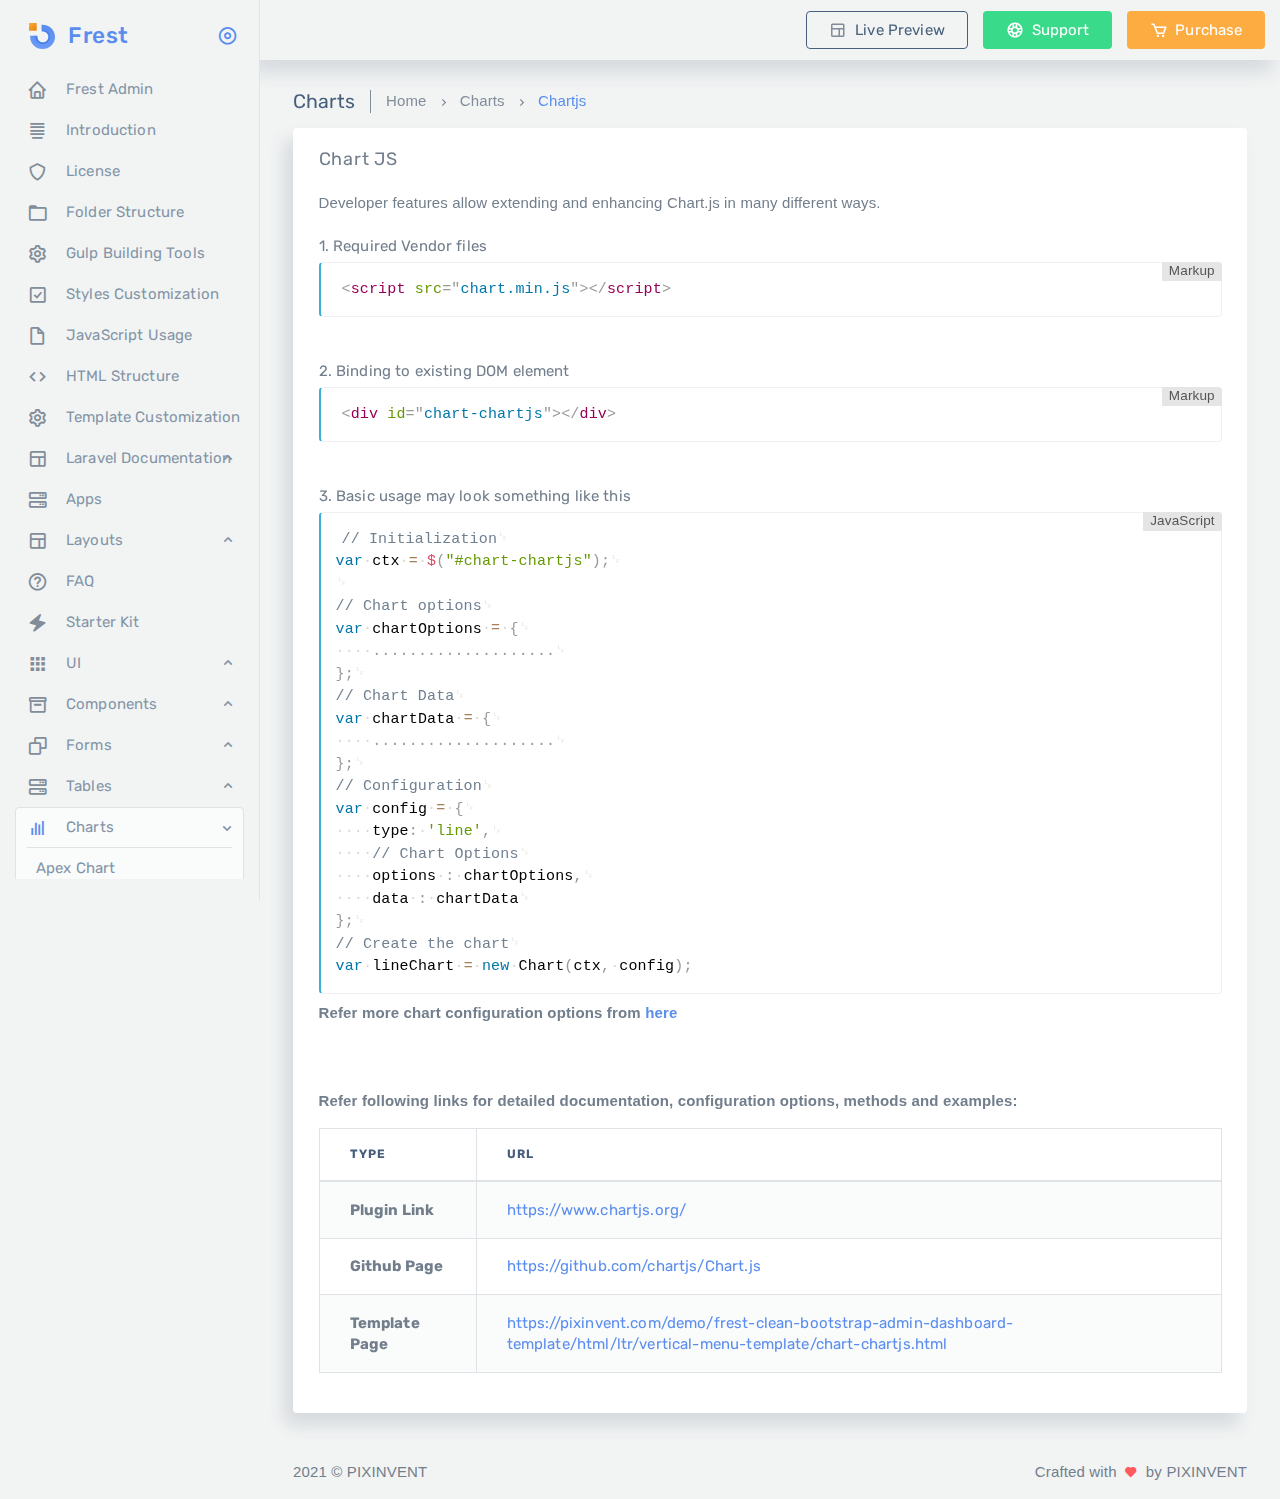
<file: html/ltr/documentation/documentation-charts-chartjs.html>
<!DOCTYPE html>
<html class="loading" lang="en" data-textdirection="ltr">

<head>
    <meta http-equiv="Content-Type" content="text/html; charset=UTF-8">
    <meta http-equiv="X-UA-Compatible" content="IE=edge">
    <meta name="viewport" content="width=device-width, initial-scale=1.0, user-scalable=0">
    <meta name="description" content="Frest admin is super flexible, powerful, clean &amp; modern responsive bootstrap 4 admin template with unlimited possibilities.">
    <meta name="keywords" content="admin template, Frest admin template, dashboard template, flat admin template, responsive admin template, web app">
    <meta name="author" content="PIXINVENT">
    <title>Charts - Frest - Bootstrap HTML admin template</title>
    <link rel="apple-touch-icon" sizes="60x60" href="../../../app-assets/images/ico/apple-icon-60.png">
    <link rel="apple-touch-icon" sizes="76x76" href="../../../app-assets/images/ico/apple-icon-76.png">
    <link rel="apple-touch-icon" sizes="120x120" href="../../../app-assets/images/ico/apple-icon-120.png">
    <link rel="apple-touch-icon" sizes="152x152" href="../../../app-assets/images/ico/apple-icon-152.png">
    <link rel="shortcut icon" type="image/x-icon" href="../../../app-assets/images/ico/favicon.ico">
    <link href="https://fonts.googleapis.com/css?family=Rubik:300,300i,400,400i,500,500i%7COpen+Sans:300,300i,400,400i,600,600i,700,700i" rel="stylesheet">
    <meta name="apple-mobile-web-app-capable" content="yes">
    <meta name="apple-touch-fullscreen" content="yes">
    <meta name="apple-mobile-web-app-status-bar-style" content="default">
    <!-- BEGIN VENDOR CSS-->
    <link rel="stylesheet" type="text/css" href="../../../app-assets/vendors/css/vendors.min.css">
    <!-- END VENDOR CSS-->
    <!-- BEGIN Frest CSS-->
    <link rel="stylesheet" type="text/css" href="../../../app-assets/css/bootstrap.css">
    <link rel="stylesheet" type="text/css" href="../../../app-assets/css/bootstrap-extended.css">
    <link rel="stylesheet" type="text/css" href="../../../app-assets/css/colors.css">
    <link rel="stylesheet" type="text/css" href="../../../app-assets/css/components.css">
    <!-- BEGIN Page Level CSS-->
    <link rel="stylesheet" type="text/css" href="../../../app-assets/css/core/menu/menu-types/vertical-menu.css">
    <!-- link(rel='stylesheet', type='text/css', href='../../../app-assets/css'+rtl+'/core/menu/menu-types/vertical-overlay-menu.css')-->
    <link rel="stylesheet" type="text/css" href="../../../app-assets/vendors/css/ui/prism.min.css">
    <link rel="stylesheet" type="text/css" href="../../../app-assets/vendors/css/documentation.css">
    <!-- END Page Level CSS-->
    <!-- BEGIN Custom CSS-->
    <link rel="stylesheet" type="text/css" href="../../../assets/css/style.css">
    <!-- END Custom CSS-->
</head>

<body class="vertical-layout vertical-menu-modern 2-columns  fixed-navbar" data-open="click" data-menu="vertical-menu-modern" data-col="2-columns">

    <!-- fixed-top-->
    <nav class="header-navbar navbar-expand-md navbar navbar-with-menu fixed-top navbar-light navbar-shadow">
        <div class="navbar-wrapper">
            <div class="navbar-container content float-right">
                <div class="collapse navbar-collapse" id="navbar-mobile">
                    <ul class="nav navbar-nav">
                        <li class="nav-item"><a class="btn btn-outline-secondary btn-doc-header" href="https://www.pixinvent.com/demo/frest-clean-bootstrap-admin-dashboard-template/landing-page/" target="_blank"><i class="bx bx-layout mr-50"></i>Live Preview</a></li>
                        <li class="nav-item"><a class="btn btn-success btn-doc-header" href="https://pixinvent.ticksy.com" target="_blank"><i class="bx bx-buoy text-white mr-50"></i>Support</a></li>
                        <li class="nav-item"><a class="btn btn-warning btn-doc-header" href="https://1.envato.market/frest_admin"><i class="bx bx-cart text-white mr-50"></i>Purchase</a></li>
                    </ul>
                </div>
            </div>
        </div>
    </nav>

    <!-- ////////////////////////////////////////////////////////////////////////////-->


    <div class="main-menu menu-fixed menu-light menu-accordion menu-shadow" data-scroll-to-active="true">
        <div class="navbar-header">
            <ul class="nav navbar-nav flex-row">
                <li class="nav-item mr-auto"><a class="navbar-brand">
                        <div class="brand-logo">
                            <svg class="logo" width="26px" height="26px" viewbox="0 0 26 26" version="1.1" xmlns="http://www.w3.org/2000/svg" xmlns:xlink="http://www.w3.org/1999/xlink">
                                <title>icon</title>
                                <defs>
                                    <lineargradient id="linearGradient-1" x1="50%" y1="0%" x2="50%" y2="100%">
                                        <stop stop-color="#5A8DEE" offset="0%"></stop>
                                        <stop stop-color="#699AF9" offset="100%"></stop>
                                    </lineargradient>
                                    <lineargradient id="linearGradient-2" x1="0%" y1="0%" x2="100%" y2="100%">
                                        <stop stop-color="#FDAC41" offset="0%"></stop>
                                        <stop stop-color="#E38100" offset="100%"></stop>
                                    </lineargradient>
                                </defs>
                                <g id="Sprite" stroke="none" stroke-width="1" fill="none" fill-rule="evenodd">
                                    <g id="sprite" transform="translate(-69.000000, -61.000000)">
                                        <g id="Group" transform="translate(17.000000, 15.000000)">
                                            <g id="icon" transform="translate(52.000000, 46.000000)">
                                                <path id="Combined-Shape" d="M13.5909091,1.77272727 C20.4442608,1.77272727 26,7.19618701 26,13.8863636 C26,20.5765403 20.4442608,26 13.5909091,26 C6.73755742,26 1.18181818,20.5765403 1.18181818,13.8863636 C1.18181818,13.540626 1.19665566,13.1982714 1.22574292,12.8598734 L6.30410592,12.859962 C6.25499466,13.1951893 6.22958398,13.5378796 6.22958398,13.8863636 C6.22958398,17.8551125 9.52536149,21.0724191 13.5909091,21.0724191 C17.6564567,21.0724191 20.9522342,17.8551125 20.9522342,13.8863636 C20.9522342,9.91761479 17.6564567,6.70030817 13.5909091,6.70030817 C13.2336969,6.70030817 12.8824272,6.72514561 12.5388136,6.77314791 L12.5392575,1.81561642 C12.8859498,1.78721495 13.2366963,1.77272727 13.5909091,1.77272727 Z"></path>
                                                <path id="Combined-Shape" d="M13.8863636,4.72727273 C18.9447899,4.72727273 23.0454545,8.82793741 23.0454545,13.8863636 C23.0454545,18.9447899 18.9447899,23.0454545 13.8863636,23.0454545 C8.82793741,23.0454545 4.72727273,18.9447899 4.72727273,13.8863636 C4.72727273,13.5378966 4.74673291,13.1939746 4.7846258,12.8556254 L8.55057141,12.8560055 C8.48653249,13.1896162 8.45300462,13.5340745 8.45300462,13.8863636 C8.45300462,16.887125 10.8856023,19.3197227 13.8863636,19.3197227 C16.887125,19.3197227 19.3197227,16.887125 19.3197227,13.8863636 C19.3197227,10.8856023 16.887125,8.45300462 13.8863636,8.45300462 C13.529522,8.45300462 13.180715,8.48740462 12.8430777,8.55306931 L12.8426531,4.78608796 C13.1851829,4.7472336 13.5334422,4.72727273 13.8863636,4.72727273 Z" fill="#4880EA"></path>
                                                <path id="Combined-Shape" d="M13.5909091,1.77272727 C20.4442608,1.77272727 26,7.19618701 26,13.8863636 C26,20.5765403 20.4442608,26 13.5909091,26 C6.73755742,26 1.18181818,20.5765403 1.18181818,13.8863636 C1.18181818,13.540626 1.19665566,13.1982714 1.22574292,12.8598734 L6.30410592,12.859962 C6.25499466,13.1951893 6.22958398,13.5378796 6.22958398,13.8863636 C6.22958398,17.8551125 9.52536149,21.0724191 13.5909091,21.0724191 C17.6564567,21.0724191 20.9522342,17.8551125 20.9522342,13.8863636 C20.9522342,9.91761479 17.6564567,6.70030817 13.5909091,6.70030817 C13.2336969,6.70030817 12.8824272,6.72514561 12.5388136,6.77314791 L12.5392575,1.81561642 C12.8859498,1.78721495 13.2366963,1.77272727 13.5909091,1.77272727 Z" fill="url(#linearGradient-1)"></path>
                                                <rect id="Rectangle" x="0" y="0" width="7.68181818" height="7.68181818"></rect>
                                                <rect id="Rectangle" fill="url(#linearGradient-2)" x="0" y="0" width="7.68181818" height="7.68181818"></rect>
                                            </g>
                                        </g>
                                    </g>
                                </g>
                            </svg>
                        </div>
                        <h2 class="brand-text mb-0">Frest</h2>
                    </a></li>
                <li class="nav-item d-none d-xl-block nav-toggle"><a class="nav-link modern-nav-toggle pr-0" data-toggle="collapse"><i class="toggle-icon bx bx-disc font-medium-4 primary" data-ticon="bx-disc"></i></a></li>
            </ul>
        </div>
        <div class="shadow-bottom"></div>
        <div class="main-menu-content">
            <ul class="navigation navigation-main" id="main-menu-navigation" data-menu="menu-navigation">
                <li class=" nav-item"><a href="index.html"><i class="bx bx-home"></i><span class="menu-title" data-i18n="">Frest Admin</span></a>
                </li>
                <li class=" nav-item"><a href="documentation-introduction.html"><i class="bx bx-align-justify"></i><span class="menu-title" data-i18n="">Introduction</span></a>
                </li>
                <li class=" nav-item"><a href="documentation-license.html"><i class="bx bx-shield"></i><span class="menu-title" data-i18n="">License</span></a>
                </li>
                <li class=" nav-item"><a href="documentation-folder-structure.html"><i class="bx bx-folder"></i><span class="menu-title" data-i18n="">Folder Structure</span></a>
                </li>
                <li class=" nav-item"><a href="documentation-gulp.html"><i class="bx bx-cog"></i><span class="menu-title" data-i18n="">Gulp Building Tools</span></a>
                </li>
                <li class=" nav-item"><a href="documentation-styles-customization.html"><i class="bx bx-check-square"></i><span class="menu-title" data-i18n="">Styles Customization</span></a>
                </li>
                <li class=" nav-item"><a href="documentation-javascript-usage.html"><i class="bx bx-file-blank"></i><span class="menu-title" data-i18n="">JavaScript Usage</span></a>
                </li>
                <li class=" nav-item"><a href="documentation-html-structure.html"><i class="bx bx-code"></i><span class="menu-title" data-i18n="">HTML Structure</span></a>
                </li>
                <li class=" nav-item"><a href="documentation-template-customization.html"><i class="bx bx-cog"></i><span class="menu-title" data-i18n="">Template Customization</span></a>
                </li>
                <li class=" nav-item"><a href="#"><i class="bx bx-layout"></i><span class="menu-title" data-i18n="">Laravel Documentation</span></a>
                    <ul class="menu-content">
                        <li><a class="menu-item" href="documentation-laravel-folder-structure.html">Laravel Folder Structure</a>
                        </li>
                        <li><a class="menu-item" href="documentation-laravel-installation.html">Laravel Installation</a>
                        </li>
                        <li><a class="menu-item" href="documentation-laravel-integration.html">Laravel Integration</a>
                        </li>
                        <li><a class="menu-item" href="documentation-laravel-passport.html">Laravel Passport</a>
                        </li>
                        <li><a class="menu-item" href="documentation-laravel-sanctum.html">Laravel Sanctum</a>
                        </li>
                        <li><a class="menu-item" href="documentation-laravel-localization.html">Laravel Localization</a>
                        </li>
                        <li><a class="menu-item" href="documentation-laravel-ui.html">Laravel UI</a>
                        </li>
                        <li><a class="menu-item" href="documentation-laravel-menu.html">Laravel Menu</a>
                        </li>
                        <li><a class="menu-item" href="documentation-laravel-search.html">Laravel Search</a>
                        </li>
                        <li><a class="menu-item" href="documentation-laravel-acl.html">Laravel ACL</a>
                        </li>
                        <li><a class="menu-item" href="documentation-laravel-homestead.html">Laravel Homestead</a>
                        </li>
                        <li><a class="menu-item" href="documentation-laravel-sail-docker.html">Laravel Sail &amp; Docker</a>
                        </li>
                        <li><a class="menu-item" href="documentation-laravel-faq.html">Laravel FAQs</a>
                        </li>
                    </ul>
                </li>
                <li class=" nav-item"><a href="documentation-apps.html"><i class="bx bx-server"></i><span class="menu-title" data-i18n="">Apps</span></a>
                </li>
                <li class=" nav-item"><a href="#"><i class="bx bx-layout"></i><span class="menu-title" data-i18n="">Layouts</span></a>
                    <ul class="menu-content">
                        <li><a class="menu-item" href="documentation-1-column.html">1 Column</a>
                        </li>
                        <li><a class="menu-item" href="documentation-2-columns.html">2 Column</a>
                        </li>
                        <li><a class="menu-item" href="documentation-content-left-sidebar.html">Content Left Sidebar</a>
                        </li>
                        <li><a class="menu-item" href="documentation-content-right-sidebar.html">Content Right Sidebar</a>
                        </li>
                        <li><a class="menu-item" href="documentation-content-detached-left-sidebar.html">Content Detached Left Sidebar</a>
                        </li>
                        <li><a class="menu-item" href="documentation-content-detached-right-sidebar.html">Content Detached Right Sidebar</a>
                        </li>
                    </ul>
                </li>
                <li class=" nav-item"><a href="documentation-faq.html"><i class="bx bx-help-circle"></i><span class="menu-title" data-i18n="">FAQ</span></a>
                </li>
                <li class=" nav-item"><a href="documentation-starter-kit.html"><i class="bx bxs-zap"></i><span class="menu-title" data-i18n="">Starter Kit</span></a>
                </li>
                <li class=" nav-item"><a href="#"><i class="bx bxs-grid"></i><span class="menu-title" data-i18n="">UI</span></a>
                    <ul class="menu-content">
                        <li><a class="menu-item" href="documentation-card.html">Cards</a>
                        </li>
                        <li><a class="menu-item" href="documentation-colors.html">Colors</a>
                        </li>
                        <li><a class="menu-item" href="documentation-icons.html">Icons</a>
                        </li>
                        <li><a class="menu-item" href="documentation-widgets.html">Widgets</a>
                        </li>
                    </ul>
                </li>
                <li class=" nav-item"><a href="#"><i class="bx bx-box"></i><span class="menu-title" data-i18n="">Components</span></a>
                    <ul class="menu-content">
                        <li><a class="menu-item" href="documentation-components.html">Components</a>
                        </li>
                        <li><a class="menu-item" href="documentation-extra-components.html">Extra Components</a>
                        </li>
                    </ul>
                </li>
                <li class=" nav-item"><a href="#"><i class="bx bx-copy"></i><span class="menu-title" data-i18n="">Forms</span></a>
                    <ul class="menu-content">
                        <li><a class="menu-item" href="documentation-form-elements.html">Form Elements</a>
                        </li>
                        <li><a class="menu-item" href="documentation-form-layouts.html">Form Layouts</a>
                        </li>
                        <li><a class="menu-item" href="documentation-form-wizard.html">Form Wizard</a>
                        </li>
                        <li><a class="menu-item" href="documentation-form-repeater.html">Form Repeater</a>
                        </li>
                        <li><a class="menu-item" href="documentation-form-validation.html">Form Validation</a>
                        </li>
                    </ul>
                </li>
                <li class=" nav-item"><a href="#"><i class="bx bx-server"></i><span class="menu-title" data-i18n="">Tables</span></a>
                    <ul class="menu-content">
                        <li><a class="menu-item" href="documentation-bootstrap-tables.html">Tables</a>
                        </li>
                        <li><a class="menu-item" href="documentation-datatables.html">Data Tables</a>
                        </li>
                    </ul>
                </li>
                <li class=" nav-item"><a href="#.html"><i class="bx bx-bar-chart"></i><span class="menu-title" data-i18n="">Charts</span></a>
                    <ul class="menu-content">
                        <li><a class="menu-item" href="documentation-charts-apex.html">Apex Chart</a>
                        </li>
                        <li class="active"><a class="menu-item" href="documentation-charts-chartjs.html">Chart JS</a>
                        </li>
                        <li><a class="menu-item" href="documentation-charts-chartist.html">Chartist Js</a>
                        </li>
                    </ul>
                </li>
                <li class=" nav-item"><a href="documentation-maps.html"><i class="bx bx-map-alt"></i><span class="menu-title" data-i18n="">Maps</span></a>
                </li>
                <li class=" nav-item"><a href="documentation-extensions.html"><i class="bx bx-edit-alt"></i><span class="menu-title" data-i18n="">Extensions</span></a>
                </li>
                <li class=" nav-item"><a href="#"><i class="bx bx-bookmark"></i><span class="menu-title" data-i18n="">Other</span></a>
                    <ul class="menu-content">
                        <li><a class="menu-item" href="documentation-sources-credits.html">Sources &amp; Credits</a>
                        </li>
                        <li><a class="menu-item" href="documentation-notes.html">Notes</a>
                        </li>
                        <li><a class="menu-item" href="https://pixinvent.ticksy.com/">Support</a>
                        </li>
                    </ul>
                </li>
            </ul>
        </div>
    </div>

    <div class="app-content content">
        <div class="content-wrapper">
            <div class="content-header row">
                <div class="content-header-left col-12 mb-1">
                    <div class="row breadcrumbs-top">
                        <div class="col-12">
                            <h5 class="content-header-title float-left pr-1 mb-0">Charts</h5>
                            <div class="breadcrumb-wrapper">
                                <ol class="breadcrumb p-0 mb-0">
                                    <li class="breadcrumb-item"><a href="index.html">Home</a>
                                    </li>
                                    <li class="breadcrumb-item"><a href="javascript:void(0);">Charts</a>
                                    </li>
                                    <li class="breadcrumb-item active">Chartjs
                                    </li>
                                </ol>
                            </div>
                        </div>
                    </div>
                </div>
            </div>
            <div class="content-body">
                <!-- Chart JS -->
                <div class="card">
                    <div class="card-header">
                        <h4 id="chart-js" class="card-title">Chart JS</h4>
                    </div>
                    <div class="card-content" aria-expanded="true">
                        <div class="card-body">
                            <div class="card-text">
                                <p>Developer features allow extending and enhancing Chart.js in many different ways.</p>
                            </div>

                            <div class="with-image mt-2">
                                <h6>1. Required Vendor files</h6>
                                <pre class="language-markup mb-3">
                    <code class="language-markup">
                        &lt;script src="chart.min.js"&gt;&lt;/script&gt;
                    </code>
                </pre>

                                <h6>2. Binding to existing DOM element</h6>
                                <pre class="language-markup mb-3">
                    <code class="language-markup">
                        &lt;div id="chart-chartjs"&gt;&lt;/div&gt;
                    </code>
                </pre>
                                <h6>3. Basic usage may look something like this</h6>
                                <pre class="language-javascript">
          <code class="language-javascript">
              // Initialization
              var ctx = $("#chart-chartjs");

              // Chart options
              var chartOptions = {
                  ....................
              };
              // Chart Data
              var chartData = {
                  ....................
              };
              // Configuration
              var config = {
                  type: 'line',
                  // Chart Options
                  options : chartOptions,
                  data : chartData
              };
              // Create the chart
              var lineChart = new Chart(ctx, config);

          </code>
      </pre>
                            </div>

                            <p><strong>Refer more chart configuration options from
                                    <a href="https://www.chartjs.org/docs/latest/configuration/" target="_blank">here</a>
                                </strong>
                            </p>
                        </div>

                        <div class="card-body">
                            <p><strong>Refer following links for detailed documentation, configuration options, methods and examples:</strong>
                            </p>
                            <table class="table table-bordered table-striped">
                                <thead>
                                    <tr>
                                        <th>Type</th>
                                        <th>URL</th>
                                    </tr>
                                </thead>
                                <tbody>
                                    <tr>
                                        <td><strong>Plugin Link</strong></td>
                                        <td><a href="https://www.chartjs.org/" target="_blank">https://www.chartjs.org/</a></td>
                                    </tr>
                                    <tr>
                                        <td><strong>Github Page</strong></td>
                                        <td><a href="https://github.com/chartjs/Chart.js" target="_blank">https://github.com/chartjs/Chart.js</a>
                                        </td>
                                    </tr>
                                    <tr>
                                        <td><strong>Template Page</strong></td>
                                        <td><a href="https://pixinvent.com/demo/frest-clean-bootstrap-admin-dashboard-template/html/ltr/vertical-menu-template/chart-chartjs.html" target="_blank">https://pixinvent.com/demo/frest-clean-bootstrap-admin-dashboard-template/html/ltr/vertical-menu-template/chart-chartjs.html</a>
                                        </td>
                                    </tr>
                                </tbody>
                            </table>
                        </div>
                    </div>
                </div>
                <!--/ Chart JS -->
            </div>
        </div>
    </div>
    <!-- ////////////////////////////////////////////////////////////////////////////-->


    <footer class="footer footer-static footer-light">
        <p class="clearfix mb-0"><span class="float-left d-inline-block">2021 &copy; PIXINVENT</span><span class="float-right d-sm-inline-block d-none">Crafted with<i class="bx bxs-heart pink mx-50 font-small-3"></i>by<a class="text-uppercase" href="https://1.envato.market/pixinvent_portfolio" target="_blank">Pixinvent</a></span></p>
    </footer>
    <button class="btn btn-primary btn-icon scroll-top" type="button"><i class="bx bx-up-arrow-alt"></i></button>

    <script src="../../../app-assets/vendors/js/vendors.min.js"></script>
    <script src="../../../app-assets/js/core/app-menu.js"></script>
    <script src="../../../app-assets/js/core/app.js"></script>
    <script src="../../../app-assets/js/scripts/customizer.js"></script>
    <script src="../../../app-assets/js/scripts/documentation.js" type="text/javascript"></script>
    <script src="../../../app-assets/vendors/js/ui/prism.min.js" type="text/javascript"></script>
    <script src="../../../app-assets/vendors/js/ui/affix.js" type="text/javascript"></script>
</body>

</html>
</file>
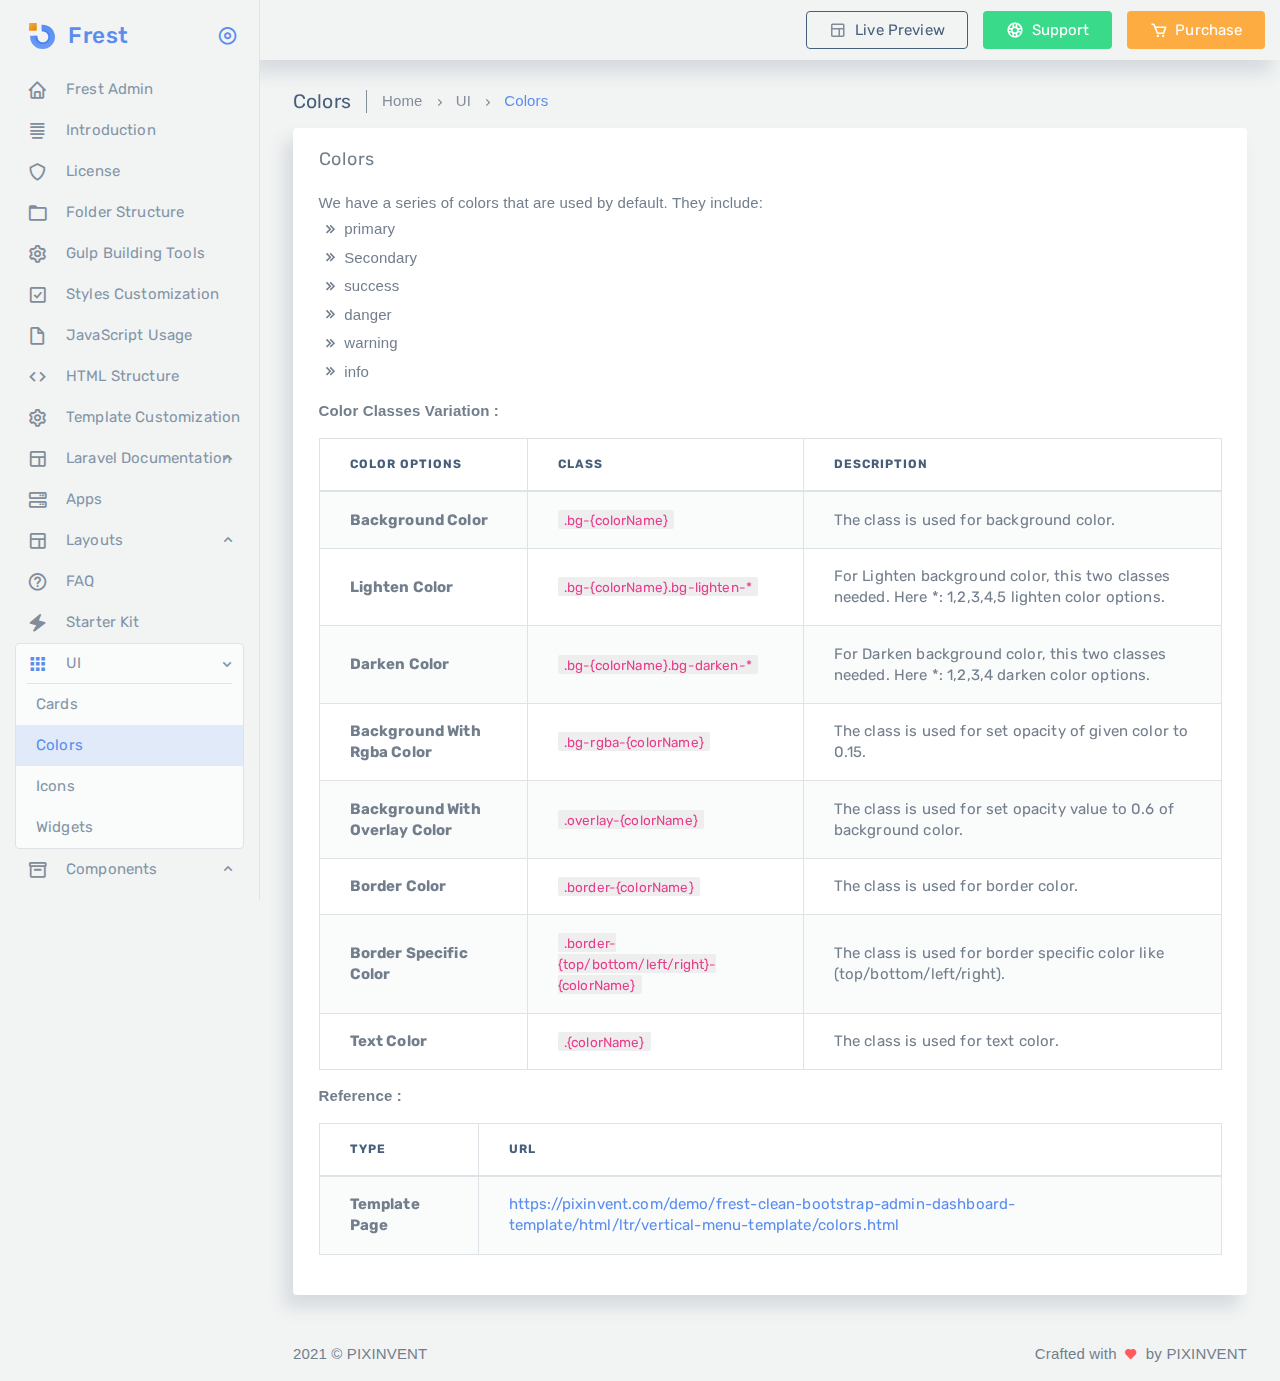
<file: html/ltr/documentation/documentation-colors.html>
<!DOCTYPE html>
<html class="loading" lang="en" data-textdirection="ltr">

<head>
    <meta http-equiv="Content-Type" content="text/html; charset=UTF-8">
    <meta http-equiv="X-UA-Compatible" content="IE=edge">
    <meta name="viewport" content="width=device-width, initial-scale=1.0, user-scalable=0">
    <meta name="description" content="Frest admin is super flexible, powerful, clean &amp; modern responsive bootstrap 4 admin template with unlimited possibilities.">
    <meta name="keywords" content="admin template, Frest admin template, dashboard template, flat admin template, responsive admin template, web app">
    <meta name="author" content="PIXINVENT">
    <title>Colors - Frest - Bootstrap HTML admin template</title>
    <link rel="apple-touch-icon" sizes="60x60" href="../../../app-assets/images/ico/apple-icon-60.png">
    <link rel="apple-touch-icon" sizes="76x76" href="../../../app-assets/images/ico/apple-icon-76.png">
    <link rel="apple-touch-icon" sizes="120x120" href="../../../app-assets/images/ico/apple-icon-120.png">
    <link rel="apple-touch-icon" sizes="152x152" href="../../../app-assets/images/ico/apple-icon-152.png">
    <link rel="shortcut icon" type="image/x-icon" href="../../../app-assets/images/ico/favicon.ico">
    <link href="https://fonts.googleapis.com/css?family=Rubik:300,300i,400,400i,500,500i%7COpen+Sans:300,300i,400,400i,600,600i,700,700i" rel="stylesheet">
    <meta name="apple-mobile-web-app-capable" content="yes">
    <meta name="apple-touch-fullscreen" content="yes">
    <meta name="apple-mobile-web-app-status-bar-style" content="default">
    <!-- BEGIN VENDOR CSS-->
    <link rel="stylesheet" type="text/css" href="../../../app-assets/vendors/css/vendors.min.css">
    <!-- END VENDOR CSS-->
    <!-- BEGIN Frest CSS-->
    <link rel="stylesheet" type="text/css" href="../../../app-assets/css/bootstrap.css">
    <link rel="stylesheet" type="text/css" href="../../../app-assets/css/bootstrap-extended.css">
    <link rel="stylesheet" type="text/css" href="../../../app-assets/css/colors.css">
    <link rel="stylesheet" type="text/css" href="../../../app-assets/css/components.css">
    <!-- BEGIN Page Level CSS-->
    <link rel="stylesheet" type="text/css" href="../../../app-assets/css/core/menu/menu-types/vertical-menu.css">
    <!-- link(rel='stylesheet', type='text/css', href='../../../app-assets/css'+rtl+'/core/menu/menu-types/vertical-overlay-menu.css')-->
    <link rel="stylesheet" type="text/css" href="../../../app-assets/vendors/css/documentation.css">
    <!-- END Page Level CSS-->
    <!-- BEGIN Custom CSS-->
    <link rel="stylesheet" type="text/css" href="../../../assets/css/style.css">
    <!-- END Custom CSS-->
</head>

<body class="vertical-layout vertical-menu-modern 2-columns  fixed-navbar" data-open="click" data-menu="vertical-menu-modern" data-col="2-columns">

    <!-- fixed-top-->
    <nav class="header-navbar navbar-expand-md navbar navbar-with-menu fixed-top navbar-light navbar-shadow">
        <div class="navbar-wrapper">
            <div class="navbar-container content float-right">
                <div class="collapse navbar-collapse" id="navbar-mobile">
                    <ul class="nav navbar-nav">
                        <li class="nav-item"><a class="btn btn-outline-secondary btn-doc-header" href="https://www.pixinvent.com/demo/frest-clean-bootstrap-admin-dashboard-template/landing-page/" target="_blank"><i class="bx bx-layout mr-50"></i>Live Preview</a></li>
                        <li class="nav-item"><a class="btn btn-success btn-doc-header" href="https://pixinvent.ticksy.com" target="_blank"><i class="bx bx-buoy text-white mr-50"></i>Support</a></li>
                        <li class="nav-item"><a class="btn btn-warning btn-doc-header" href="https://1.envato.market/frest_admin"><i class="bx bx-cart text-white mr-50"></i>Purchase</a></li>
                    </ul>
                </div>
            </div>
        </div>
    </nav>

    <!-- ////////////////////////////////////////////////////////////////////////////-->


    <div class="main-menu menu-fixed menu-light menu-accordion menu-shadow" data-scroll-to-active="true">
        <div class="navbar-header">
            <ul class="nav navbar-nav flex-row">
                <li class="nav-item mr-auto"><a class="navbar-brand">
                        <div class="brand-logo">
                            <svg class="logo" width="26px" height="26px" viewbox="0 0 26 26" version="1.1" xmlns="http://www.w3.org/2000/svg" xmlns:xlink="http://www.w3.org/1999/xlink">
                                <title>icon</title>
                                <defs>
                                    <lineargradient id="linearGradient-1" x1="50%" y1="0%" x2="50%" y2="100%">
                                        <stop stop-color="#5A8DEE" offset="0%"></stop>
                                        <stop stop-color="#699AF9" offset="100%"></stop>
                                    </lineargradient>
                                    <lineargradient id="linearGradient-2" x1="0%" y1="0%" x2="100%" y2="100%">
                                        <stop stop-color="#FDAC41" offset="0%"></stop>
                                        <stop stop-color="#E38100" offset="100%"></stop>
                                    </lineargradient>
                                </defs>
                                <g id="Sprite" stroke="none" stroke-width="1" fill="none" fill-rule="evenodd">
                                    <g id="sprite" transform="translate(-69.000000, -61.000000)">
                                        <g id="Group" transform="translate(17.000000, 15.000000)">
                                            <g id="icon" transform="translate(52.000000, 46.000000)">
                                                <path id="Combined-Shape" d="M13.5909091,1.77272727 C20.4442608,1.77272727 26,7.19618701 26,13.8863636 C26,20.5765403 20.4442608,26 13.5909091,26 C6.73755742,26 1.18181818,20.5765403 1.18181818,13.8863636 C1.18181818,13.540626 1.19665566,13.1982714 1.22574292,12.8598734 L6.30410592,12.859962 C6.25499466,13.1951893 6.22958398,13.5378796 6.22958398,13.8863636 C6.22958398,17.8551125 9.52536149,21.0724191 13.5909091,21.0724191 C17.6564567,21.0724191 20.9522342,17.8551125 20.9522342,13.8863636 C20.9522342,9.91761479 17.6564567,6.70030817 13.5909091,6.70030817 C13.2336969,6.70030817 12.8824272,6.72514561 12.5388136,6.77314791 L12.5392575,1.81561642 C12.8859498,1.78721495 13.2366963,1.77272727 13.5909091,1.77272727 Z"></path>
                                                <path id="Combined-Shape" d="M13.8863636,4.72727273 C18.9447899,4.72727273 23.0454545,8.82793741 23.0454545,13.8863636 C23.0454545,18.9447899 18.9447899,23.0454545 13.8863636,23.0454545 C8.82793741,23.0454545 4.72727273,18.9447899 4.72727273,13.8863636 C4.72727273,13.5378966 4.74673291,13.1939746 4.7846258,12.8556254 L8.55057141,12.8560055 C8.48653249,13.1896162 8.45300462,13.5340745 8.45300462,13.8863636 C8.45300462,16.887125 10.8856023,19.3197227 13.8863636,19.3197227 C16.887125,19.3197227 19.3197227,16.887125 19.3197227,13.8863636 C19.3197227,10.8856023 16.887125,8.45300462 13.8863636,8.45300462 C13.529522,8.45300462 13.180715,8.48740462 12.8430777,8.55306931 L12.8426531,4.78608796 C13.1851829,4.7472336 13.5334422,4.72727273 13.8863636,4.72727273 Z" fill="#4880EA"></path>
                                                <path id="Combined-Shape" d="M13.5909091,1.77272727 C20.4442608,1.77272727 26,7.19618701 26,13.8863636 C26,20.5765403 20.4442608,26 13.5909091,26 C6.73755742,26 1.18181818,20.5765403 1.18181818,13.8863636 C1.18181818,13.540626 1.19665566,13.1982714 1.22574292,12.8598734 L6.30410592,12.859962 C6.25499466,13.1951893 6.22958398,13.5378796 6.22958398,13.8863636 C6.22958398,17.8551125 9.52536149,21.0724191 13.5909091,21.0724191 C17.6564567,21.0724191 20.9522342,17.8551125 20.9522342,13.8863636 C20.9522342,9.91761479 17.6564567,6.70030817 13.5909091,6.70030817 C13.2336969,6.70030817 12.8824272,6.72514561 12.5388136,6.77314791 L12.5392575,1.81561642 C12.8859498,1.78721495 13.2366963,1.77272727 13.5909091,1.77272727 Z" fill="url(#linearGradient-1)"></path>
                                                <rect id="Rectangle" x="0" y="0" width="7.68181818" height="7.68181818"></rect>
                                                <rect id="Rectangle" fill="url(#linearGradient-2)" x="0" y="0" width="7.68181818" height="7.68181818"></rect>
                                            </g>
                                        </g>
                                    </g>
                                </g>
                            </svg>
                        </div>
                        <h2 class="brand-text mb-0">Frest</h2>
                    </a></li>
                <li class="nav-item d-none d-xl-block nav-toggle"><a class="nav-link modern-nav-toggle pr-0" data-toggle="collapse"><i class="toggle-icon bx bx-disc font-medium-4 primary" data-ticon="bx-disc"></i></a></li>
            </ul>
        </div>
        <div class="shadow-bottom"></div>
        <div class="main-menu-content">
            <ul class="navigation navigation-main" id="main-menu-navigation" data-menu="menu-navigation">
                <li class=" nav-item"><a href="index.html"><i class="bx bx-home"></i><span class="menu-title" data-i18n="">Frest Admin</span></a>
                </li>
                <li class=" nav-item"><a href="documentation-introduction.html"><i class="bx bx-align-justify"></i><span class="menu-title" data-i18n="">Introduction</span></a>
                </li>
                <li class=" nav-item"><a href="documentation-license.html"><i class="bx bx-shield"></i><span class="menu-title" data-i18n="">License</span></a>
                </li>
                <li class=" nav-item"><a href="documentation-folder-structure.html"><i class="bx bx-folder"></i><span class="menu-title" data-i18n="">Folder Structure</span></a>
                </li>
                <li class=" nav-item"><a href="documentation-gulp.html"><i class="bx bx-cog"></i><span class="menu-title" data-i18n="">Gulp Building Tools</span></a>
                </li>
                <li class=" nav-item"><a href="documentation-styles-customization.html"><i class="bx bx-check-square"></i><span class="menu-title" data-i18n="">Styles Customization</span></a>
                </li>
                <li class=" nav-item"><a href="documentation-javascript-usage.html"><i class="bx bx-file-blank"></i><span class="menu-title" data-i18n="">JavaScript Usage</span></a>
                </li>
                <li class=" nav-item"><a href="documentation-html-structure.html"><i class="bx bx-code"></i><span class="menu-title" data-i18n="">HTML Structure</span></a>
                </li>
                <li class=" nav-item"><a href="documentation-template-customization.html"><i class="bx bx-cog"></i><span class="menu-title" data-i18n="">Template Customization</span></a>
                </li>
                <li class=" nav-item"><a href="#"><i class="bx bx-layout"></i><span class="menu-title" data-i18n="">Laravel Documentation</span></a>
                    <ul class="menu-content">
                        <li><a class="menu-item" href="documentation-laravel-folder-structure.html">Laravel Folder Structure</a>
                        </li>
                        <li><a class="menu-item" href="documentation-laravel-installation.html">Laravel Installation</a>
                        </li>
                        <li><a class="menu-item" href="documentation-laravel-integration.html">Laravel Integration</a>
                        </li>
                        <li><a class="menu-item" href="documentation-laravel-passport.html">Laravel Passport</a>
                        </li>
                        <li><a class="menu-item" href="documentation-laravel-sanctum.html">Laravel Sanctum</a>
                        </li>
                        <li><a class="menu-item" href="documentation-laravel-localization.html">Laravel Localization</a>
                        </li>
                        <li><a class="menu-item" href="documentation-laravel-ui.html">Laravel UI</a>
                        </li>
                        <li><a class="menu-item" href="documentation-laravel-menu.html">Laravel Menu</a>
                        </li>
                        <li><a class="menu-item" href="documentation-laravel-search.html">Laravel Search</a>
                        </li>
                        <li><a class="menu-item" href="documentation-laravel-acl.html">Laravel ACL</a>
                        </li>
                        <li><a class="menu-item" href="documentation-laravel-homestead.html">Laravel Homestead</a>
                        </li>
                        <li><a class="menu-item" href="documentation-laravel-sail-docker.html">Laravel Sail &amp; Docker</a>
                        </li>
                        <li><a class="menu-item" href="documentation-laravel-faq.html">Laravel FAQs</a>
                        </li>
                    </ul>
                </li>
                <li class=" nav-item"><a href="documentation-apps.html"><i class="bx bx-server"></i><span class="menu-title" data-i18n="">Apps</span></a>
                </li>
                <li class=" nav-item"><a href="#"><i class="bx bx-layout"></i><span class="menu-title" data-i18n="">Layouts</span></a>
                    <ul class="menu-content">
                        <li><a class="menu-item" href="documentation-1-column.html">1 Column</a>
                        </li>
                        <li><a class="menu-item" href="documentation-2-columns.html">2 Column</a>
                        </li>
                        <li><a class="menu-item" href="documentation-content-left-sidebar.html">Content Left Sidebar</a>
                        </li>
                        <li><a class="menu-item" href="documentation-content-right-sidebar.html">Content Right Sidebar</a>
                        </li>
                        <li><a class="menu-item" href="documentation-content-detached-left-sidebar.html">Content Detached Left Sidebar</a>
                        </li>
                        <li><a class="menu-item" href="documentation-content-detached-right-sidebar.html">Content Detached Right Sidebar</a>
                        </li>
                    </ul>
                </li>
                <li class=" nav-item"><a href="documentation-faq.html"><i class="bx bx-help-circle"></i><span class="menu-title" data-i18n="">FAQ</span></a>
                </li>
                <li class=" nav-item"><a href="documentation-starter-kit.html"><i class="bx bxs-zap"></i><span class="menu-title" data-i18n="">Starter Kit</span></a>
                </li>
                <li class=" nav-item"><a href="#"><i class="bx bxs-grid"></i><span class="menu-title" data-i18n="">UI</span></a>
                    <ul class="menu-content">
                        <li><a class="menu-item" href="documentation-card.html">Cards</a>
                        </li>
                        <li class="active"><a class="menu-item" href="documentation-colors.html">Colors</a>
                        </li>
                        <li><a class="menu-item" href="documentation-icons.html">Icons</a>
                        </li>
                        <li><a class="menu-item" href="documentation-widgets.html">Widgets</a>
                        </li>
                    </ul>
                </li>
                <li class=" nav-item"><a href="#"><i class="bx bx-box"></i><span class="menu-title" data-i18n="">Components</span></a>
                    <ul class="menu-content">
                        <li><a class="menu-item" href="documentation-components.html">Components</a>
                        </li>
                        <li><a class="menu-item" href="documentation-extra-components.html">Extra Components</a>
                        </li>
                    </ul>
                </li>
                <li class=" nav-item"><a href="#"><i class="bx bx-copy"></i><span class="menu-title" data-i18n="">Forms</span></a>
                    <ul class="menu-content">
                        <li><a class="menu-item" href="documentation-form-elements.html">Form Elements</a>
                        </li>
                        <li><a class="menu-item" href="documentation-form-layouts.html">Form Layouts</a>
                        </li>
                        <li><a class="menu-item" href="documentation-form-wizard.html">Form Wizard</a>
                        </li>
                        <li><a class="menu-item" href="documentation-form-repeater.html">Form Repeater</a>
                        </li>
                        <li><a class="menu-item" href="documentation-form-validation.html">Form Validation</a>
                        </li>
                    </ul>
                </li>
                <li class=" nav-item"><a href="#"><i class="bx bx-server"></i><span class="menu-title" data-i18n="">Tables</span></a>
                    <ul class="menu-content">
                        <li><a class="menu-item" href="documentation-bootstrap-tables.html">Tables</a>
                        </li>
                        <li><a class="menu-item" href="documentation-datatables.html">Data Tables</a>
                        </li>
                    </ul>
                </li>
                <li class=" nav-item"><a href="#.html"><i class="bx bx-bar-chart"></i><span class="menu-title" data-i18n="">Charts</span></a>
                    <ul class="menu-content">
                        <li><a class="menu-item" href="documentation-charts-apex.html">Apex Chart</a>
                        </li>
                        <li><a class="menu-item" href="documentation-charts-chartjs.html">Chart JS</a>
                        </li>
                        <li><a class="menu-item" href="documentation-charts-chartist.html">Chartist Js</a>
                        </li>
                    </ul>
                </li>
                <li class=" nav-item"><a href="documentation-maps.html"><i class="bx bx-map-alt"></i><span class="menu-title" data-i18n="">Maps</span></a>
                </li>
                <li class=" nav-item"><a href="documentation-extensions.html"><i class="bx bx-edit-alt"></i><span class="menu-title" data-i18n="">Extensions</span></a>
                </li>
                <li class=" nav-item"><a href="#"><i class="bx bx-bookmark"></i><span class="menu-title" data-i18n="">Other</span></a>
                    <ul class="menu-content">
                        <li><a class="menu-item" href="documentation-sources-credits.html">Sources &amp; Credits</a>
                        </li>
                        <li><a class="menu-item" href="documentation-notes.html">Notes</a>
                        </li>
                        <li><a class="menu-item" href="https://pixinvent.ticksy.com/">Support</a>
                        </li>
                    </ul>
                </li>
            </ul>
        </div>
    </div>

    <div class="app-content content">
        <div class="content-wrapper">
            <div class="content-header row">
                <div class="content-header-left col-12 mb-1">
                    <div class="row breadcrumbs-top">
                        <div class="col-12">
                            <h5 class="content-header-title float-left pr-1 mb-0">Colors</h5>
                            <div class="breadcrumb-wrapper">
                                <ol class="breadcrumb p-0 mb-0">
                                    <li class="breadcrumb-item"><a href="index.html">Home</a>
                                    </li>
                                    <li class="breadcrumb-item"><a href="javascript:void(0);">UI</a>
                                    </li>
                                    <li class="breadcrumb-item active">Colors
                                    </li>
                                </ol>
                            </div>
                        </div>
                    </div>
                </div>
            </div>
            <div class="content-body">
                <!-- Primary -->
                <div class="card">
                    <div class="card-header">
                        <h4 id="primary" class="card-title">Colors</h4>
                    </div>
                    <div class="card-content" aria-expanded="true">
                        <div class="card-body">
                            <div class="card-text">
                                <p class="mb-0">We have a series of colors that are used by default. They include:</p>
                                <ul class="colors-list list-unstyled mb-0">
                                    <li class="d-flex align-items-center py-25">
                                        <i class="bx bx-chevrons-right mx-25"></i>primary
                                    </li>
                                    <li class="d-flex align-items-center py-25">
                                        <i class="bx bx-chevrons-right mx-25"></i>Secondary
                                    </li>
                                    <li class="d-flex align-items-center py-25">
                                        <i class="bx bx-chevrons-right mx-25"></i>success
                                    </li>
                                    <li class="d-flex align-items-center py-25">
                                        <i class="bx bx-chevrons-right mx-25"></i>danger
                                    </li>
                                    <li class="d-flex align-items-center py-25">
                                        <i class="bx bx-chevrons-right mx-25"></i>warning
                                    </li>
                                    <li class="d-flex align-items-center py-25">
                                        <i class="bx bx-chevrons-right mx-25"></i>info
                                    </li>
                                </ul>
                            </div>
                            <p class="mt-1"><strong>Color Classes Variation :</strong></p>
                            <table class="table table-bordered table-striped">
                                <thead>
                                    <tr>
                                        <th>Color Options</th>
                                        <th>Class</th>
                                        <th>Description</th>
                                    </tr>
                                </thead>
                                <tbody>
                                    <tr>
                                        <td><strong>Background Color</strong></td>
                                        <td><code>.bg-{colorName}</code></td>
                                        <td>The class is used for background color.</td>
                                    </tr>
                                    <tr>
                                        <td><strong>Lighten Color</strong></td>
                                        <td><code>.bg-{colorName}.bg-lighten-*</code></td>
                                        <td>For Lighten background color, this two classes needed. Here *: 1,2,3,4,5 lighten color
                                            options.</td>
                                    </tr>
                                    <tr>
                                        <td><strong>Darken Color</strong></td>
                                        <td><code>.bg-{colorName}.bg-darken-*</code></td>
                                        <td>For Darken background color, this two classes needed. Here *: 1,2,3,4 darken color options.
                                        </td>
                                    </tr>
                                    <tr>
                                        <td><strong>Background With Rgba Color</strong></td>
                                        <td><code>.bg-rgba-{colorName}</code></td>
                                        <td>The class is used for set opacity of given color to 0.15.</td>
                                    </tr>
                                    <tr>
                                        <td><strong>Background With Overlay Color</strong></td>
                                        <td><code>.overlay-{colorName}</code></td>
                                        <td>The class is used for set opacity value to 0.6 of background color.</td>
                                    </tr>
                                    <tr>
                                        <td><strong>Border Color</strong></td>
                                        <td><code>.border-{colorName}</code></td>
                                        <td>The class is used for border color.</td>
                                    </tr>
                                    <tr>
                                        <td><strong>Border Specific Color</strong></td>
                                        <td><code>.border-{top/bottom/left/right}-{colorName}</code></td>
                                        <td>The class is used for border specific color like (top/bottom/left/right).</td>
                                    </tr>
                                    <tr>
                                        <td><strong>Text Color</strong></td>
                                        <td><code>.{colorName}</code></td>
                                        <td>The class is used for text color.</td>
                                    </tr>
                                </tbody>
                            </table>
                            <p><strong>Reference :</strong></p>
                            <table class="table table-bordered table-striped">
                                <thead>
                                    <tr>
                                        <th>Type</th>
                                        <th>URL</th>
                                    </tr>
                                </thead>
                                <tbody>
                                    <tr>
                                        <td><strong>Template Page</strong></td>
                                        <td><a href="https://pixinvent.com/demo/frest-clean-bootstrap-admin-dashboard-template/html/ltr/vertical-menu-template/colors.html" target="_blank">https://pixinvent.com/demo/frest-clean-bootstrap-admin-dashboard-template/html/ltr/vertical-menu-template/colors.html</a>
                                        </td>
                                    </tr>
                                </tbody>
                            </table>
                        </div>
                    </div>
                </div>
                <!--/ color -->
            </div>
        </div>
    </div>
    <!-- ////////////////////////////////////////////////////////////////////////////-->


    <footer class="footer footer-static footer-light">
        <p class="clearfix mb-0"><span class="float-left d-inline-block">2021 &copy; PIXINVENT</span><span class="float-right d-sm-inline-block d-none">Crafted with<i class="bx bxs-heart pink mx-50 font-small-3"></i>by<a class="text-uppercase" href="https://1.envato.market/pixinvent_portfolio" target="_blank">Pixinvent</a></span></p>
    </footer>
    <button class="btn btn-primary btn-icon scroll-top" type="button"><i class="bx bx-up-arrow-alt"></i></button>

    <script src="../../../app-assets/vendors/js/vendors.min.js"></script>
    <script src="../../../app-assets/js/core/app-menu.js"></script>
    <script src="../../../app-assets/js/core/app.js"></script>
    <script src="../../../app-assets/js/scripts/customizer.js"></script>
    <script src="../../../app-assets/js/scripts/documentation.js" type="text/javascript"></script>
    <script src="../../../app-assets/vendors/js/ui/affix.js" type="text/javascript"></script>
</body>

</html>
</file>
<file: app-assets/css/colors.css>
/* Colors CSS */
/* --------- */
/*------------------------------------------------------------------
[Table of contents for each color options]

- Text Color
- Background Color
- Alert
- Border
- Badges
- Buttons
- Dropdowns
- Bullet
- Pagination
- Progress bars
- Chips
- Divider
- Timeline
- Checkboxes & Radio
- Custom Switches
- Touchspin
- Scrumboard
- Select2
-------------------------------------------------------------------*/
/* white Color Style */
/* ----------------------- */
/* Text color */
/* ---------- */
.white {
  color: #ffffff !important;
}

/* text with light white */
.text-light-white {
  color: rgba(255, 255, 255, 0.2) !important;
}

/* Background color */
/* ---------------- */
.bg-white {
  background-color: #ffffff !important;
}

.bg-white .card-header,
.bg-white .card-footer {
  background-color: transparent;
}

/* bg color lighten for rgba - opacity set */
.bg-rgba-white {
  background: rgba(255, 255, 255, 0.2) !important;
}

.bg-rgba-white.alert {
  color: #ffffff;
}

.bg-rgba-white.alert.alert-dismissible .close {
  color: #ffffff;
}

.bg-rgba-white.alert .alert-link {
  color: #ffffff;
}

/* Alert white */
/* ---------------- */
.alert.alert-white {
  background: #ffffff !important;
  color: #fff !important;
  box-shadow: 0 3px 8px 0 rgba(255, 255, 255, 0.4);
  border: none;
}

/* Border white */
/* ---------------- */
.border-white {
  border: 1px solid #ffffff !important;
}

.border-white.alert {
  color: #ffffff;
}

.border-white.alert.alert-dismissible .close {
  color: #ffffff;
}

.border-white.alert .alert-link {
  color: #ffffff;
}

.border-top-white {
  border-top: 1px solid #ffffff;
}

.border-bottom-white {
  border-bottom: 1px solid #ffffff;
}

.border-left-white {
  border-left: 1px solid #ffffff;
}

.border-right-white {
  border-right: 1px solid #ffffff;
}

/* Navbar icon stroke color according to bg color */
.header-navbar.bg-white .navbar-nav .nav-item > a i {
  -webkit-text-stroke: 0.2px #ffffff !important;
}

/* Badges */
/* ------ */
.badge.badge-white {
  background-color: #ffffff;
}

.badge.badge-light-white {
  background-color: rgba(255, 255, 255, 0.17);
  color: #ffffff !important;
}

.badge.bg-white.badge-glow, .badge.border-white.badge-glow, .badge.badge-white.badge-glow {
  box-shadow: 0px 0px 10px #ffffff;
}

.badge-circle-white {
  background-color: #ffffff;
}

.badge-circle-light-white {
  background-color: rgba(255, 255, 255, 0.17);
  color: #ffffff;
}

.overlay-white {
  background: #ffffff;
  background: rgba(255, 255, 255, 0.6);
}

/* Basic buttons */
/* ------------- */
.btn-white {
  background-color: #ffffff !important;
  color: #fff;
}

.btn-white:hover, .btn-white.hover {
  color: #fff;
}

.btn-white:hover.glow, .btn-white.hover.glow {
  box-shadow: 0 4px 12px 0 rgba(255, 255, 255, 0.6) !important;
}

.btn-white:focus, .btn-white:active, .btn-white.active {
  color: #fff !important;
}

.btn-white.glow {
  box-shadow: 0 2px 4px 0 rgba(255, 255, 255, 0.5) !important;
}

.btn-white:disabled, .btn-white.disabled {
  color: #fff !important;
}

.btn-light-white {
  color: #ffffff !important;
}

.btn-light-white:hover, .btn-light-white.hover {
  color: #fff !important;
}

.btn-light-white:active, .btn-light-white.active {
  color: #fff !important;
}

/* Outline buttons */
.btn-outline-white {
  border: 1px solid #ffffff;
  background-color: transparent;
  color: #ffffff !important;
}

.btn-outline-white:hover, .btn-outline-white.hover {
  color: #fff !important;
}

.btn-outline-white:active, .btn-outline-white.active {
  color: #fff !important;
}

/* Dropdowns */
/* --------- */
.btn-white ~ .dropdown-menu .dropdown-item.active,
.btn-outline-white ~ .dropdown-menu .dropdown-item.active {
  background-color: #ffffff;
  color: #fff;
}

.btn-white ~ .dropdown-menu .dropdown-item.active:hover,
.btn-outline-white ~ .dropdown-menu .dropdown-item.active:hover {
  color: #fff;
}

.dropdown.dropdown-icon-wrapper .btn-white ~ .dropdown-menu .dropdown-item:hover i,
.dropdown.dropdown-icon-wrapper .btn-outline-white ~ .dropdown-menu .dropdown-item:hover i,
.dropup.dropdown-icon-wrapper .btn-white ~ .dropdown-menu .dropdown-item:hover i,
.dropup.dropdown-icon-wrapper .btn-outline-white ~ .dropdown-menu .dropdown-item:hover i,
.dropright.dropdown-icon-wrapper .btn-white ~ .dropdown-menu .dropdown-item:hover i,
.dropright.dropdown-icon-wrapper .btn-outline-white ~ .dropdown-menu .dropdown-item:hover i,
.dropleft.dropdown-icon-wrapper .btn-white ~ .dropdown-menu .dropdown-item:hover i,
.dropleft.dropdown-icon-wrapper .btn-outline-white ~ .dropdown-menu .dropdown-item:hover i {
  color: #ffffff;
}

.dropdown.dropdown-icon-wrapper .btn-white ~ .dropdown-menu .dropdown-item:active i,
.dropdown.dropdown-icon-wrapper .btn-outline-white ~ .dropdown-menu .dropdown-item:active i,
.dropup.dropdown-icon-wrapper .btn-white ~ .dropdown-menu .dropdown-item:active i,
.dropup.dropdown-icon-wrapper .btn-outline-white ~ .dropdown-menu .dropdown-item:active i,
.dropright.dropdown-icon-wrapper .btn-white ~ .dropdown-menu .dropdown-item:active i,
.dropright.dropdown-icon-wrapper .btn-outline-white ~ .dropdown-menu .dropdown-item:active i,
.dropleft.dropdown-icon-wrapper .btn-white ~ .dropdown-menu .dropdown-item:active i,
.dropleft.dropdown-icon-wrapper .btn-outline-white ~ .dropdown-menu .dropdown-item:active i {
  color: #fff;
}

/* Bullet white */
.bullet.bullet-white {
  background-color: #ffffff;
}

/* For Pagination */
/* -------------- */
.pagination-white .page-item.active .page-link,
.pagination-white .page-item.active .page-link:hover {
  background: #ffffff !important;
  color: #fff;
}

.pagination-white .page-item.previous .page-link, .pagination-white .page-item.next .page-link {
  color: #ffffff !important;
}

.pagination-white .page-item.previous .page-link:hover, .pagination-white .page-item.next .page-link:hover {
  background: #ffffff;
}

.pagination-white .page-item.previous .page-link span, .pagination-white .page-item.next .page-link span {
  color: #ffffff;
}

/* Progress Bars white */
/* ---------------------- */
.progress-bar-white .progress-bar {
  background-color: #ffffff;
  box-shadow: 0 2px 6px 0 rgba(255, 255, 255, 0.6);
}

/* Chips white */
/* ---------------- */
.chip-white {
  background-color: #ffffff !important;
}

.chip-white .chip-body {
  color: #fff !important;
}

/* Divider white */
/* ---------------*/
.divider.divider-white .divider-text:before, .divider.divider-white .divider-text:after {
  border-color: #ffffff !important;
}

/* timeline */
.timeline li.timeline-item.timeline-icon-white:before {
  background: #ffffff !important;
}

/* Custom Checkbox & Radio - Colored */
/* --------------------------------- */
input[type="checkbox"].bg-white + .custom-control-label:before, input[type="radio"].bg-white + .custom-control-label:before {
  background-color: #ffffff !important;
}

.checkbox.checkbox-white input:checked ~ label::before {
  background-color: #ffffff;
  border-color: #ffffff;
}

.checkbox.checkbox-white input:checked ~ label::after {
  border-color: #fff;
}

.checkbox.checkbox-white.checkbox-glow input:checked ~ label::before {
  box-shadow: 0 0 6px 0 rgba(255, 255, 255, 0.7);
}

.checkbox.checkbox-white.checkbox-icon label i {
  color: #fff;
}

.checkbox.checkbox-white label:after {
  transition: 250ms ease-in-out;
}

.radio.radio-white input:checked ~ label::before {
  background-color: #ffffff;
  border-color: #ffffff;
}

.radio.radio-white input:checked ~ label::after {
  border-color: #fff;
  background-color: #fff;
  transition: all 0.15s cubic-bezier(0.35, 0.9, 0.4, 0.9);
}

.radio.radio-white.radio-glow input:checked ~ label::before {
  box-shadow: 0 0 6px 0 rgba(255, 255, 255, 0.7);
}

/* Bootstrap Custom Switches */
/* ------------------------- */
.custom-switch-white .custom-control-input:checked ~ .custom-control-label::before {
  background-color: #ffffff !important;
  color: #fff;
  transition: all .2s ease-out;
}

.custom-switch-white.custom-switch-glow .custom-control-input:not(:disabled):checked ~ .custom-control-label::before {
  box-shadow: 0 0 8px 0 rgba(255, 255, 255, 0.8) !important;
}

/* Touchspin Glow */
/* -------------- */
.input-group.touchspin-glow .bootstrap-touchspin-down.btn-white,
.input-group.touchspin-glow .bootstrap-touchspin-up.btn-white {
  box-shadow: 0 0 8px 0 rgba(255, 255, 255, 0.8);
}

/* Scrumboard Application - kanban-item with coloured border */
/* --------------------------------------------------------- */
.kanban-container .kanban-board .kanban-item[data-border=white]:before {
  background-color: #ffffff;
}

.edit-kanban-item select option.bg-color_name {
  background-color: #ffffff;
}

/* Select2 white */
/* ---------------*/
select.select-light-white ~ .select2-container .select2-selection--multiple .select2-selection__rendered .select2-selection__choice,
select.select-light-white ~ .select2-container .select2-selection--multiple .select2-selection__rendered .select2-selection__choice__remove {
  color: #ffffff !important;
}

/* black Color Style */
/* ----------------------- */
/* Text color */
/* ---------- */
.black {
  color: #000000 !important;
}

/* text with light black */
.text-light-black {
  color: rgba(0, 0, 0, 0.2) !important;
}

/* Background color */
/* ---------------- */
.bg-black {
  background-color: #000000 !important;
}

.bg-black .card-header,
.bg-black .card-footer {
  background-color: transparent;
}

/* bg color lighten for rgba - opacity set */
.bg-rgba-black {
  background: rgba(0, 0, 0, 0.2) !important;
}

.bg-rgba-black.alert {
  color: #000000;
}

.bg-rgba-black.alert.alert-dismissible .close {
  color: #000000;
}

.bg-rgba-black.alert .alert-link {
  color: #000000;
}

/* Alert black */
/* ---------------- */
.alert.alert-black {
  background: #000000 !important;
  color: #fff !important;
  box-shadow: 0 3px 8px 0 rgba(0, 0, 0, 0.4);
  border: none;
}

/* Border black */
/* ---------------- */
.border-black {
  border: 1px solid #000000 !important;
}

.border-black.alert {
  color: #000000;
}

.border-black.alert.alert-dismissible .close {
  color: #000000;
}

.border-black.alert .alert-link {
  color: #000000;
}

.border-top-black {
  border-top: 1px solid #000000;
}

.border-bottom-black {
  border-bottom: 1px solid #000000;
}

.border-left-black {
  border-left: 1px solid #000000;
}

.border-right-black {
  border-right: 1px solid #000000;
}

/* Navbar icon stroke color according to bg color */
.header-navbar.bg-black .navbar-nav .nav-item > a i {
  -webkit-text-stroke: 0.2px #000000 !important;
}

/* Badges */
/* ------ */
.badge.badge-black {
  background-color: #000000;
}

.badge.badge-light-black {
  background-color: rgba(0, 0, 0, 0.17);
  color: #000000 !important;
}

.badge.bg-black.badge-glow, .badge.border-black.badge-glow, .badge.badge-black.badge-glow {
  box-shadow: 0px 0px 10px #000000;
}

.badge-circle-black {
  background-color: #000000;
}

.badge-circle-light-black {
  background-color: rgba(0, 0, 0, 0.17);
  color: #000000;
}

.overlay-black {
  background: #000000;
  background: rgba(0, 0, 0, 0.6);
}

/* Basic buttons */
/* ------------- */
.btn-black {
  background-color: #000000 !important;
  color: #fff;
}

.btn-black:hover, .btn-black.hover {
  color: #fff;
}

.btn-black:hover.glow, .btn-black.hover.glow {
  box-shadow: 0 4px 12px 0 rgba(0, 0, 0, 0.6) !important;
}

.btn-black:focus, .btn-black:active, .btn-black.active {
  color: #fff !important;
}

.btn-black.glow {
  box-shadow: 0 2px 4px 0 rgba(0, 0, 0, 0.5) !important;
}

.btn-black:disabled, .btn-black.disabled {
  color: #fff !important;
}

.btn-light-black {
  color: #000000 !important;
}

.btn-light-black:hover, .btn-light-black.hover {
  color: #fff !important;
}

.btn-light-black:active, .btn-light-black.active {
  color: #fff !important;
}

/* Outline buttons */
.btn-outline-black {
  border: 1px solid #000000;
  background-color: transparent;
  color: #000000 !important;
}

.btn-outline-black:hover, .btn-outline-black.hover {
  color: #fff !important;
}

.btn-outline-black:active, .btn-outline-black.active {
  color: #fff !important;
}

/* Dropdowns */
/* --------- */
.btn-black ~ .dropdown-menu .dropdown-item.active,
.btn-outline-black ~ .dropdown-menu .dropdown-item.active {
  background-color: #000000;
  color: #fff;
}

.btn-black ~ .dropdown-menu .dropdown-item.active:hover,
.btn-outline-black ~ .dropdown-menu .dropdown-item.active:hover {
  color: #fff;
}

.dropdown.dropdown-icon-wrapper .btn-black ~ .dropdown-menu .dropdown-item:hover i,
.dropdown.dropdown-icon-wrapper .btn-outline-black ~ .dropdown-menu .dropdown-item:hover i,
.dropup.dropdown-icon-wrapper .btn-black ~ .dropdown-menu .dropdown-item:hover i,
.dropup.dropdown-icon-wrapper .btn-outline-black ~ .dropdown-menu .dropdown-item:hover i,
.dropright.dropdown-icon-wrapper .btn-black ~ .dropdown-menu .dropdown-item:hover i,
.dropright.dropdown-icon-wrapper .btn-outline-black ~ .dropdown-menu .dropdown-item:hover i,
.dropleft.dropdown-icon-wrapper .btn-black ~ .dropdown-menu .dropdown-item:hover i,
.dropleft.dropdown-icon-wrapper .btn-outline-black ~ .dropdown-menu .dropdown-item:hover i {
  color: #000000;
}

.dropdown.dropdown-icon-wrapper .btn-black ~ .dropdown-menu .dropdown-item:active i,
.dropdown.dropdown-icon-wrapper .btn-outline-black ~ .dropdown-menu .dropdown-item:active i,
.dropup.dropdown-icon-wrapper .btn-black ~ .dropdown-menu .dropdown-item:active i,
.dropup.dropdown-icon-wrapper .btn-outline-black ~ .dropdown-menu .dropdown-item:active i,
.dropright.dropdown-icon-wrapper .btn-black ~ .dropdown-menu .dropdown-item:active i,
.dropright.dropdown-icon-wrapper .btn-outline-black ~ .dropdown-menu .dropdown-item:active i,
.dropleft.dropdown-icon-wrapper .btn-black ~ .dropdown-menu .dropdown-item:active i,
.dropleft.dropdown-icon-wrapper .btn-outline-black ~ .dropdown-menu .dropdown-item:active i {
  color: #fff;
}

/* Bullet black */
.bullet.bullet-black {
  background-color: #000000;
}

/* For Pagination */
/* -------------- */
.pagination-black .page-item.active .page-link,
.pagination-black .page-item.active .page-link:hover {
  background: #000000 !important;
  color: #fff;
}

.pagination-black .page-item.previous .page-link, .pagination-black .page-item.next .page-link {
  color: #000000 !important;
}

.pagination-black .page-item.previous .page-link:hover, .pagination-black .page-item.next .page-link:hover {
  background: #000000;
}

.pagination-black .page-item.previous .page-link span, .pagination-black .page-item.next .page-link span {
  color: #000000;
}

/* Progress Bars black */
/* ---------------------- */
.progress-bar-black .progress-bar {
  background-color: #000000;
  box-shadow: 0 2px 6px 0 rgba(0, 0, 0, 0.6);
}

/* Chips black */
/* ---------------- */
.chip-black {
  background-color: #000000 !important;
}

.chip-black .chip-body {
  color: #fff !important;
}

/* Divider black */
/* ---------------*/
.divider.divider-black .divider-text:before, .divider.divider-black .divider-text:after {
  border-color: #000000 !important;
}

/* timeline */
.timeline li.timeline-item.timeline-icon-black:before {
  background: #000000 !important;
}

/* Custom Checkbox & Radio - Colored */
/* --------------------------------- */
input[type="checkbox"].bg-black + .custom-control-label:before, input[type="radio"].bg-black + .custom-control-label:before {
  background-color: #000000 !important;
}

.checkbox.checkbox-black input:checked ~ label::before {
  background-color: #000000;
  border-color: #000000;
}

.checkbox.checkbox-black input:checked ~ label::after {
  border-color: #fff;
}

.checkbox.checkbox-black.checkbox-glow input:checked ~ label::before {
  box-shadow: 0 0 6px 0 rgba(0, 0, 0, 0.7);
}

.checkbox.checkbox-black.checkbox-icon label i {
  color: #fff;
}

.checkbox.checkbox-black label:after {
  transition: 250ms ease-in-out;
}

.radio.radio-black input:checked ~ label::before {
  background-color: #000000;
  border-color: #000000;
}

.radio.radio-black input:checked ~ label::after {
  border-color: #fff;
  background-color: #fff;
  transition: all 0.15s cubic-bezier(0.35, 0.9, 0.4, 0.9);
}

.radio.radio-black.radio-glow input:checked ~ label::before {
  box-shadow: 0 0 6px 0 rgba(0, 0, 0, 0.7);
}

/* Bootstrap Custom Switches */
/* ------------------------- */
.custom-switch-black .custom-control-input:checked ~ .custom-control-label::before {
  background-color: #000000 !important;
  color: #fff;
  transition: all .2s ease-out;
}

.custom-switch-black.custom-switch-glow .custom-control-input:not(:disabled):checked ~ .custom-control-label::before {
  box-shadow: 0 0 8px 0 rgba(0, 0, 0, 0.8) !important;
}

/* Touchspin Glow */
/* -------------- */
.input-group.touchspin-glow .bootstrap-touchspin-down.btn-black,
.input-group.touchspin-glow .bootstrap-touchspin-up.btn-black {
  box-shadow: 0 0 8px 0 rgba(0, 0, 0, 0.8);
}

/* Scrumboard Application - kanban-item with coloured border */
/* --------------------------------------------------------- */
.kanban-container .kanban-board .kanban-item[data-border=black]:before {
  background-color: #000000;
}

.edit-kanban-item select option.bg-color_name {
  background-color: #000000;
}

/* Select2 black */
/* ---------------*/
select.select-light-black ~ .select2-container .select2-selection--multiple .select2-selection__rendered .select2-selection__choice,
select.select-light-black ~ .select2-container .select2-selection--multiple .select2-selection__rendered .select2-selection__choice__remove {
  color: #000000 !important;
}

/* dark Color Style */
/* ----------------------- */
/* Text color */
/* ---------- */
.dark {
  color: #394C62 !important;
}

/* text with light dark */
.text-light-dark {
  color: rgba(57, 76, 98, 0.2) !important;
}

/* Background color */
/* ---------------- */
.bg-dark {
  background-color: #394C62 !important;
}

.bg-dark .card-header,
.bg-dark .card-footer {
  background-color: transparent;
}

/* bg color lighten for rgba - opacity set */
.bg-rgba-dark {
  background: rgba(57, 76, 98, 0.2) !important;
}

.bg-rgba-dark.alert {
  color: #394C62;
}

.bg-rgba-dark.alert.alert-dismissible .close {
  color: #394C62;
}

.bg-rgba-dark.alert .alert-link {
  color: #394C62;
}

/* Alert dark */
/* ---------------- */
.alert.alert-dark {
  background: #394C62 !important;
  color: #fff !important;
  box-shadow: 0 3px 8px 0 rgba(57, 76, 98, 0.4);
  border: none;
}

/* Border dark */
/* ---------------- */
.border-dark {
  border: 1px solid #394C62 !important;
}

.border-dark.alert {
  color: #394C62;
}

.border-dark.alert.alert-dismissible .close {
  color: #394C62;
}

.border-dark.alert .alert-link {
  color: #394C62;
}

.border-top-dark {
  border-top: 1px solid #394C62;
}

.border-bottom-dark {
  border-bottom: 1px solid #394C62;
}

.border-left-dark {
  border-left: 1px solid #394C62;
}

.border-right-dark {
  border-right: 1px solid #394C62;
}

/* Navbar icon stroke color according to bg color */
.header-navbar.bg-dark .navbar-nav .nav-item > a i {
  -webkit-text-stroke: 0.2px #394C62 !important;
}

/* Badges */
/* ------ */
.badge.badge-dark {
  background-color: #394C62;
}

.badge.badge-light-dark {
  background-color: rgba(57, 76, 98, 0.17);
  color: #394C62 !important;
}

.badge.bg-dark.badge-glow, .badge.border-dark.badge-glow, .badge.badge-dark.badge-glow {
  box-shadow: 0px 0px 10px #394C62;
}

.badge-circle-dark {
  background-color: #394C62;
}

.badge-circle-light-dark {
  background-color: rgba(57, 76, 98, 0.17);
  color: #394C62;
}

.overlay-dark {
  background: #394C62;
  background: rgba(57, 76, 98, 0.6);
}

/* Basic buttons */
/* ------------- */
.btn-dark {
  background-color: #394C62 !important;
  color: #fff;
}

.btn-dark:hover, .btn-dark.hover {
  color: #fff;
}

.btn-dark:hover.glow, .btn-dark.hover.glow {
  box-shadow: 0 4px 12px 0 rgba(57, 76, 98, 0.6) !important;
}

.btn-dark:focus, .btn-dark:active, .btn-dark.active {
  color: #fff !important;
}

.btn-dark.glow {
  box-shadow: 0 2px 4px 0 rgba(57, 76, 98, 0.5) !important;
}

.btn-dark:disabled, .btn-dark.disabled {
  color: #fff !important;
}

.btn-light-dark {
  color: #394C62 !important;
}

.btn-light-dark:hover, .btn-light-dark.hover {
  color: #fff !important;
}

.btn-light-dark:active, .btn-light-dark.active {
  color: #fff !important;
}

/* Outline buttons */
.btn-outline-dark {
  border: 1px solid #394C62;
  background-color: transparent;
  color: #394C62 !important;
}

.btn-outline-dark:hover, .btn-outline-dark.hover {
  color: #fff !important;
}

.btn-outline-dark:active, .btn-outline-dark.active {
  color: #fff !important;
}

/* Dropdowns */
/* --------- */
.btn-dark ~ .dropdown-menu .dropdown-item.active,
.btn-outline-dark ~ .dropdown-menu .dropdown-item.active {
  background-color: #394C62;
  color: #fff;
}

.btn-dark ~ .dropdown-menu .dropdown-item.active:hover,
.btn-outline-dark ~ .dropdown-menu .dropdown-item.active:hover {
  color: #fff;
}

.dropdown.dropdown-icon-wrapper .btn-dark ~ .dropdown-menu .dropdown-item:hover i,
.dropdown.dropdown-icon-wrapper .btn-outline-dark ~ .dropdown-menu .dropdown-item:hover i,
.dropup.dropdown-icon-wrapper .btn-dark ~ .dropdown-menu .dropdown-item:hover i,
.dropup.dropdown-icon-wrapper .btn-outline-dark ~ .dropdown-menu .dropdown-item:hover i,
.dropright.dropdown-icon-wrapper .btn-dark ~ .dropdown-menu .dropdown-item:hover i,
.dropright.dropdown-icon-wrapper .btn-outline-dark ~ .dropdown-menu .dropdown-item:hover i,
.dropleft.dropdown-icon-wrapper .btn-dark ~ .dropdown-menu .dropdown-item:hover i,
.dropleft.dropdown-icon-wrapper .btn-outline-dark ~ .dropdown-menu .dropdown-item:hover i {
  color: #394C62;
}

.dropdown.dropdown-icon-wrapper .btn-dark ~ .dropdown-menu .dropdown-item:active i,
.dropdown.dropdown-icon-wrapper .btn-outline-dark ~ .dropdown-menu .dropdown-item:active i,
.dropup.dropdown-icon-wrapper .btn-dark ~ .dropdown-menu .dropdown-item:active i,
.dropup.dropdown-icon-wrapper .btn-outline-dark ~ .dropdown-menu .dropdown-item:active i,
.dropright.dropdown-icon-wrapper .btn-dark ~ .dropdown-menu .dropdown-item:active i,
.dropright.dropdown-icon-wrapper .btn-outline-dark ~ .dropdown-menu .dropdown-item:active i,
.dropleft.dropdown-icon-wrapper .btn-dark ~ .dropdown-menu .dropdown-item:active i,
.dropleft.dropdown-icon-wrapper .btn-outline-dark ~ .dropdown-menu .dropdown-item:active i {
  color: #fff;
}

/* Bullet dark */
.bullet.bullet-dark {
  background-color: #394C62;
}

/* For Pagination */
/* -------------- */
.pagination-dark .page-item.active .page-link,
.pagination-dark .page-item.active .page-link:hover {
  background: #394C62 !important;
  color: #fff;
}

.pagination-dark .page-item.previous .page-link, .pagination-dark .page-item.next .page-link {
  color: #394C62 !important;
}

.pagination-dark .page-item.previous .page-link:hover, .pagination-dark .page-item.next .page-link:hover {
  background: #394C62;
}

.pagination-dark .page-item.previous .page-link span, .pagination-dark .page-item.next .page-link span {
  color: #394C62;
}

/* Progress Bars dark */
/* ---------------------- */
.progress-bar-dark .progress-bar {
  background-color: #394C62;
  box-shadow: 0 2px 6px 0 rgba(57, 76, 98, 0.6);
}

/* Chips dark */
/* ---------------- */
.chip-dark {
  background-color: #394C62 !important;
}

.chip-dark .chip-body {
  color: #fff !important;
}

/* Divider dark */
/* ---------------*/
.divider.divider-dark .divider-text:before, .divider.divider-dark .divider-text:after {
  border-color: #394C62 !important;
}

/* timeline */
.timeline li.timeline-item.timeline-icon-dark:before {
  background: #394C62 !important;
}

/* Custom Checkbox & Radio - Colored */
/* --------------------------------- */
input[type="checkbox"].bg-dark + .custom-control-label:before, input[type="radio"].bg-dark + .custom-control-label:before {
  background-color: #394C62 !important;
}

.checkbox.checkbox-dark input:checked ~ label::before {
  background-color: #394C62;
  border-color: #394C62;
}

.checkbox.checkbox-dark input:checked ~ label::after {
  border-color: #fff;
}

.checkbox.checkbox-dark.checkbox-glow input:checked ~ label::before {
  box-shadow: 0 0 6px 0 rgba(57, 76, 98, 0.7);
}

.checkbox.checkbox-dark.checkbox-icon label i {
  color: #fff;
}

.checkbox.checkbox-dark label:after {
  transition: 250ms ease-in-out;
}

.radio.radio-dark input:checked ~ label::before {
  background-color: #394C62;
  border-color: #394C62;
}

.radio.radio-dark input:checked ~ label::after {
  border-color: #fff;
  background-color: #fff;
  transition: all 0.15s cubic-bezier(0.35, 0.9, 0.4, 0.9);
}

.radio.radio-dark.radio-glow input:checked ~ label::before {
  box-shadow: 0 0 6px 0 rgba(57, 76, 98, 0.7);
}

/* Bootstrap Custom Switches */
/* ------------------------- */
.custom-switch-dark .custom-control-input:checked ~ .custom-control-label::before {
  background-color: #394C62 !important;
  color: #fff;
  transition: all .2s ease-out;
}

.custom-switch-dark.custom-switch-glow .custom-control-input:not(:disabled):checked ~ .custom-control-label::before {
  box-shadow: 0 0 8px 0 rgba(57, 76, 98, 0.8) !important;
}

/* Touchspin Glow */
/* -------------- */
.input-group.touchspin-glow .bootstrap-touchspin-down.btn-dark,
.input-group.touchspin-glow .bootstrap-touchspin-up.btn-dark {
  box-shadow: 0 0 8px 0 rgba(57, 76, 98, 0.8);
}

/* Scrumboard Application - kanban-item with coloured border */
/* --------------------------------------------------------- */
.kanban-container .kanban-board .kanban-item[data-border=dark]:before {
  background-color: #394C62;
}

.edit-kanban-item select option.bg-color_name {
  background-color: #394C62;
}

/* Select2 dark */
/* ---------------*/
select.select-light-dark ~ .select2-container .select2-selection--multiple .select2-selection__rendered .select2-selection__choice,
select.select-light-dark ~ .select2-container .select2-selection--multiple .select2-selection__rendered .select2-selection__choice__remove {
  color: #394C62 !important;
}

/* light Color Style */
/* ----------------------- */
/* Text color */
/* ---------- */
.light {
  color: #A3AFBD !important;
}

/* text with light light */
.text-light-light {
  color: rgba(163, 175, 189, 0.2) !important;
}

/* Background color */
/* ---------------- */
.bg-light {
  background-color: #A3AFBD !important;
}

.bg-light .card-header,
.bg-light .card-footer {
  background-color: transparent;
}

/* bg color lighten for rgba - opacity set */
.bg-rgba-light {
  background: rgba(163, 175, 189, 0.2) !important;
}

.bg-rgba-light.alert {
  color: #A3AFBD;
}

.bg-rgba-light.alert.alert-dismissible .close {
  color: #A3AFBD;
}

.bg-rgba-light.alert .alert-link {
  color: #A3AFBD;
}

/* Alert light */
/* ---------------- */
.alert.alert-light {
  background: #A3AFBD !important;
  color: #fff !important;
  box-shadow: 0 3px 8px 0 rgba(163, 175, 189, 0.4);
  border: none;
}

/* Border light */
/* ---------------- */
.border-light {
  border: 1px solid #A3AFBD !important;
}

.border-light.alert {
  color: #A3AFBD;
}

.border-light.alert.alert-dismissible .close {
  color: #A3AFBD;
}

.border-light.alert .alert-link {
  color: #A3AFBD;
}

.border-top-light {
  border-top: 1px solid #A3AFBD;
}

.border-bottom-light {
  border-bottom: 1px solid #A3AFBD;
}

.border-left-light {
  border-left: 1px solid #A3AFBD;
}

.border-right-light {
  border-right: 1px solid #A3AFBD;
}

/* Navbar icon stroke color according to bg color */
.header-navbar.bg-light .navbar-nav .nav-item > a i {
  -webkit-text-stroke: 0.2px #A3AFBD !important;
}

/* Badges */
/* ------ */
.badge.badge-light {
  background-color: #A3AFBD;
}

.badge.badge-light-light {
  background-color: rgba(163, 175, 189, 0.17);
  color: #A3AFBD !important;
}

.badge.bg-light.badge-glow, .badge.border-light.badge-glow, .badge.badge-light.badge-glow {
  box-shadow: 0px 0px 10px #A3AFBD;
}

.badge-circle-light {
  background-color: #A3AFBD;
}

.badge-circle-light-light {
  background-color: rgba(163, 175, 189, 0.17);
  color: #A3AFBD;
}

.overlay-light {
  background: #A3AFBD;
  background: rgba(163, 175, 189, 0.6);
}

/* Basic buttons */
/* ------------- */
.btn-light {
  background-color: #A3AFBD !important;
  color: #fff;
}

.btn-light:hover, .btn-light.hover {
  color: #fff;
}

.btn-light:hover.glow, .btn-light.hover.glow {
  box-shadow: 0 4px 12px 0 rgba(163, 175, 189, 0.6) !important;
}

.btn-light:focus, .btn-light:active, .btn-light.active {
  color: #fff !important;
}

.btn-light.glow {
  box-shadow: 0 2px 4px 0 rgba(163, 175, 189, 0.5) !important;
}

.btn-light:disabled, .btn-light.disabled {
  color: #fff !important;
}

.btn-light-light {
  color: #A3AFBD !important;
}

.btn-light-light:hover, .btn-light-light.hover {
  color: #fff !important;
}

.btn-light-light:active, .btn-light-light.active {
  color: #fff !important;
}

/* Outline buttons */
.btn-outline-light {
  border: 1px solid #A3AFBD;
  background-color: transparent;
  color: #A3AFBD !important;
}

.btn-outline-light:hover, .btn-outline-light.hover {
  color: #fff !important;
}

.btn-outline-light:active, .btn-outline-light.active {
  color: #fff !important;
}

/* Dropdowns */
/* --------- */
.btn-light ~ .dropdown-menu .dropdown-item.active,
.btn-outline-light ~ .dropdown-menu .dropdown-item.active {
  background-color: #A3AFBD;
  color: #fff;
}

.btn-light ~ .dropdown-menu .dropdown-item.active:hover,
.btn-outline-light ~ .dropdown-menu .dropdown-item.active:hover {
  color: #fff;
}

.dropdown.dropdown-icon-wrapper .btn-light ~ .dropdown-menu .dropdown-item:hover i,
.dropdown.dropdown-icon-wrapper .btn-outline-light ~ .dropdown-menu .dropdown-item:hover i,
.dropup.dropdown-icon-wrapper .btn-light ~ .dropdown-menu .dropdown-item:hover i,
.dropup.dropdown-icon-wrapper .btn-outline-light ~ .dropdown-menu .dropdown-item:hover i,
.dropright.dropdown-icon-wrapper .btn-light ~ .dropdown-menu .dropdown-item:hover i,
.dropright.dropdown-icon-wrapper .btn-outline-light ~ .dropdown-menu .dropdown-item:hover i,
.dropleft.dropdown-icon-wrapper .btn-light ~ .dropdown-menu .dropdown-item:hover i,
.dropleft.dropdown-icon-wrapper .btn-outline-light ~ .dropdown-menu .dropdown-item:hover i {
  color: #A3AFBD;
}

.dropdown.dropdown-icon-wrapper .btn-light ~ .dropdown-menu .dropdown-item:active i,
.dropdown.dropdown-icon-wrapper .btn-outline-light ~ .dropdown-menu .dropdown-item:active i,
.dropup.dropdown-icon-wrapper .btn-light ~ .dropdown-menu .dropdown-item:active i,
.dropup.dropdown-icon-wrapper .btn-outline-light ~ .dropdown-menu .dropdown-item:active i,
.dropright.dropdown-icon-wrapper .btn-light ~ .dropdown-menu .dropdown-item:active i,
.dropright.dropdown-icon-wrapper .btn-outline-light ~ .dropdown-menu .dropdown-item:active i,
.dropleft.dropdown-icon-wrapper .btn-light ~ .dropdown-menu .dropdown-item:active i,
.dropleft.dropdown-icon-wrapper .btn-outline-light ~ .dropdown-menu .dropdown-item:active i {
  color: #fff;
}

/* Bullet light */
.bullet.bullet-light {
  background-color: #A3AFBD;
}

/* For Pagination */
/* -------------- */
.pagination-light .page-item.active .page-link,
.pagination-light .page-item.active .page-link:hover {
  background: #A3AFBD !important;
  color: #fff;
}

.pagination-light .page-item.previous .page-link, .pagination-light .page-item.next .page-link {
  color: #A3AFBD !important;
}

.pagination-light .page-item.previous .page-link:hover, .pagination-light .page-item.next .page-link:hover {
  background: #A3AFBD;
}

.pagination-light .page-item.previous .page-link span, .pagination-light .page-item.next .page-link span {
  color: #A3AFBD;
}

/* Progress Bars light */
/* ---------------------- */
.progress-bar-light .progress-bar {
  background-color: #A3AFBD;
  box-shadow: 0 2px 6px 0 rgba(163, 175, 189, 0.6);
}

/* Chips light */
/* ---------------- */
.chip-light {
  background-color: #A3AFBD !important;
}

.chip-light .chip-body {
  color: #fff !important;
}

/* Divider light */
/* ---------------*/
.divider.divider-light .divider-text:before, .divider.divider-light .divider-text:after {
  border-color: #A3AFBD !important;
}

/* timeline */
.timeline li.timeline-item.timeline-icon-light:before {
  background: #A3AFBD !important;
}

/* Custom Checkbox & Radio - Colored */
/* --------------------------------- */
input[type="checkbox"].bg-light + .custom-control-label:before, input[type="radio"].bg-light + .custom-control-label:before {
  background-color: #A3AFBD !important;
}

.checkbox.checkbox-light input:checked ~ label::before {
  background-color: #A3AFBD;
  border-color: #A3AFBD;
}

.checkbox.checkbox-light input:checked ~ label::after {
  border-color: #fff;
}

.checkbox.checkbox-light.checkbox-glow input:checked ~ label::before {
  box-shadow: 0 0 6px 0 rgba(163, 175, 189, 0.7);
}

.checkbox.checkbox-light.checkbox-icon label i {
  color: #fff;
}

.checkbox.checkbox-light label:after {
  transition: 250ms ease-in-out;
}

.radio.radio-light input:checked ~ label::before {
  background-color: #A3AFBD;
  border-color: #A3AFBD;
}

.radio.radio-light input:checked ~ label::after {
  border-color: #fff;
  background-color: #fff;
  transition: all 0.15s cubic-bezier(0.35, 0.9, 0.4, 0.9);
}

.radio.radio-light.radio-glow input:checked ~ label::before {
  box-shadow: 0 0 6px 0 rgba(163, 175, 189, 0.7);
}

/* Bootstrap Custom Switches */
/* ------------------------- */
.custom-switch-light .custom-control-input:checked ~ .custom-control-label::before {
  background-color: #A3AFBD !important;
  color: #fff;
  transition: all .2s ease-out;
}

.custom-switch-light.custom-switch-glow .custom-control-input:not(:disabled):checked ~ .custom-control-label::before {
  box-shadow: 0 0 8px 0 rgba(163, 175, 189, 0.8) !important;
}

/* Touchspin Glow */
/* -------------- */
.input-group.touchspin-glow .bootstrap-touchspin-down.btn-light,
.input-group.touchspin-glow .bootstrap-touchspin-up.btn-light {
  box-shadow: 0 0 8px 0 rgba(163, 175, 189, 0.8);
}

/* Scrumboard Application - kanban-item with coloured border */
/* --------------------------------------------------------- */
.kanban-container .kanban-board .kanban-item[data-border=light]:before {
  background-color: #A3AFBD;
}

.edit-kanban-item select option.bg-color_name {
  background-color: #A3AFBD;
}

/* Select2 light */
/* ---------------*/
select.select-light-light ~ .select2-container .select2-selection--multiple .select2-selection__rendered .select2-selection__choice,
select.select-light-light ~ .select2-container .select2-selection--multiple .select2-selection__rendered .select2-selection__choice__remove {
  color: #A3AFBD !important;
}

.primary.lighten-5 {
  color: #ceddfa !important;
}

.bg-primary.bg-lighten-5 {
  background-color: #ceddfa !important;
}

.btn-primary.btn-lighten-5 {
  border-color: #2c6de9 !important;
  background-color: #ceddfa !important;
}

.btn-primary.btn-lighten-5:hover {
  border-color: #2c6de9 !important;
  background-color: #175ee4 !important;
}

.btn-primary.btn-lighten-5:focus, .btn-primary.btn-lighten-5:active {
  border-color: #175ee4 !important;
  background-color: #1554cd !important;
}

.btn-outline-primary.btn-outline-lighten-5 {
  border-color: #ceddfa !important;
  color: #ceddfa !important;
}

.btn-outline-primary.btn-outline-lighten-5:hover {
  background-color: #ceddfa !important;
}

input:focus ~ .bg-primary {
  box-shadow: 0 0 0 0.075rem #fff, 0 0 0 0.21rem #ceddfa !important;
}

.border-primary.border-lighten-5 {
  border: 1px solid #ceddfa !important;
}

.border-top-primary.border-top-lighten-5 {
  border-top: 1px solid #ceddfa !important;
}

.border-bottom-primary.border-bottom-lighten-5 {
  border-bottom: 1px solid #ceddfa !important;
}

.border-left-primary.border-left-lighten-5 {
  border-left: 1px solid #ceddfa !important;
}

.border-right-primary.border-right-lighten-5 {
  border-right: 1px solid #ceddfa !important;
}

.overlay-primary.overlay-lighten-5 {
  background: #ceddfa;
  background: rgba(206, 221, 250, 0.6);
}

.primary.lighten-4 {
  color: #b6cdf8 !important;
}

.bg-primary.bg-lighten-4 {
  background-color: #b6cdf8 !important;
}

.btn-primary.btn-lighten-4 {
  border-color: #2c6de9 !important;
  background-color: #b6cdf8 !important;
}

.btn-primary.btn-lighten-4:hover {
  border-color: #2c6de9 !important;
  background-color: #175ee4 !important;
}

.btn-primary.btn-lighten-4:focus, .btn-primary.btn-lighten-4:active {
  border-color: #175ee4 !important;
  background-color: #1554cd !important;
}

.btn-outline-primary.btn-outline-lighten-4 {
  border-color: #b6cdf8 !important;
  color: #b6cdf8 !important;
}

.btn-outline-primary.btn-outline-lighten-4:hover {
  background-color: #b6cdf8 !important;
}

input:focus ~ .bg-primary {
  box-shadow: 0 0 0 0.075rem #fff, 0 0 0 0.21rem #b6cdf8 !important;
}

.border-primary.border-lighten-4 {
  border: 1px solid #b6cdf8 !important;
}

.border-top-primary.border-top-lighten-4 {
  border-top: 1px solid #b6cdf8 !important;
}

.border-bottom-primary.border-bottom-lighten-4 {
  border-bottom: 1px solid #b6cdf8 !important;
}

.border-left-primary.border-left-lighten-4 {
  border-left: 1px solid #b6cdf8 !important;
}

.border-right-primary.border-right-lighten-4 {
  border-right: 1px solid #b6cdf8 !important;
}

.overlay-primary.overlay-lighten-4 {
  background: #b6cdf8;
  background: rgba(182, 205, 248, 0.6);
}

.primary.lighten-3 {
  color: #9fbdf5 !important;
}

.bg-primary.bg-lighten-3 {
  background-color: #9fbdf5 !important;
}

.btn-primary.btn-lighten-3 {
  border-color: #2c6de9 !important;
  background-color: #9fbdf5 !important;
}

.btn-primary.btn-lighten-3:hover {
  border-color: #2c6de9 !important;
  background-color: #175ee4 !important;
}

.btn-primary.btn-lighten-3:focus, .btn-primary.btn-lighten-3:active {
  border-color: #175ee4 !important;
  background-color: #1554cd !important;
}

.btn-outline-primary.btn-outline-lighten-3 {
  border-color: #9fbdf5 !important;
  color: #9fbdf5 !important;
}

.btn-outline-primary.btn-outline-lighten-3:hover {
  background-color: #9fbdf5 !important;
}

input:focus ~ .bg-primary {
  box-shadow: 0 0 0 0.075rem #fff, 0 0 0 0.21rem #9fbdf5 !important;
}

.border-primary.border-lighten-3 {
  border: 1px solid #9fbdf5 !important;
}

.border-top-primary.border-top-lighten-3 {
  border-top: 1px solid #9fbdf5 !important;
}

.border-bottom-primary.border-bottom-lighten-3 {
  border-bottom: 1px solid #9fbdf5 !important;
}

.border-left-primary.border-left-lighten-3 {
  border-left: 1px solid #9fbdf5 !important;
}

.border-right-primary.border-right-lighten-3 {
  border-right: 1px solid #9fbdf5 !important;
}

.overlay-primary.overlay-lighten-3 {
  background: #9fbdf5;
  background: rgba(159, 189, 245, 0.6);
}

.primary.lighten-2 {
  color: #88adf3 !important;
}

.bg-primary.bg-lighten-2 {
  background-color: #88adf3 !important;
}

.btn-primary.btn-lighten-2 {
  border-color: #2c6de9 !important;
  background-color: #88adf3 !important;
}

.btn-primary.btn-lighten-2:hover {
  border-color: #2c6de9 !important;
  background-color: #175ee4 !important;
}

.btn-primary.btn-lighten-2:focus, .btn-primary.btn-lighten-2:active {
  border-color: #175ee4 !important;
  background-color: #1554cd !important;
}

.btn-outline-primary.btn-outline-lighten-2 {
  border-color: #88adf3 !important;
  color: #88adf3 !important;
}

.btn-outline-primary.btn-outline-lighten-2:hover {
  background-color: #88adf3 !important;
}

input:focus ~ .bg-primary {
  box-shadow: 0 0 0 0.075rem #fff, 0 0 0 0.21rem #88adf3 !important;
}

.border-primary.border-lighten-2 {
  border: 1px solid #88adf3 !important;
}

.border-top-primary.border-top-lighten-2 {
  border-top: 1px solid #88adf3 !important;
}

.border-bottom-primary.border-bottom-lighten-2 {
  border-bottom: 1px solid #88adf3 !important;
}

.border-left-primary.border-left-lighten-2 {
  border-left: 1px solid #88adf3 !important;
}

.border-right-primary.border-right-lighten-2 {
  border-right: 1px solid #88adf3 !important;
}

.overlay-primary.overlay-lighten-2 {
  background: #88adf3;
  background: rgba(136, 173, 243, 0.6);
}

.primary.lighten-1 {
  color: #719df0 !important;
}

.bg-primary.bg-lighten-1 {
  background-color: #719df0 !important;
}

.btn-primary.btn-lighten-1 {
  border-color: #2c6de9 !important;
  background-color: #719df0 !important;
}

.btn-primary.btn-lighten-1:hover {
  border-color: #2c6de9 !important;
  background-color: #175ee4 !important;
}

.btn-primary.btn-lighten-1:focus, .btn-primary.btn-lighten-1:active {
  border-color: #175ee4 !important;
  background-color: #1554cd !important;
}

.btn-outline-primary.btn-outline-lighten-1 {
  border-color: #719df0 !important;
  color: #719df0 !important;
}

.btn-outline-primary.btn-outline-lighten-1:hover {
  background-color: #719df0 !important;
}

input:focus ~ .bg-primary {
  box-shadow: 0 0 0 0.075rem #fff, 0 0 0 0.21rem #719df0 !important;
}

.border-primary.border-lighten-1 {
  border: 1px solid #719df0 !important;
}

.border-top-primary.border-top-lighten-1 {
  border-top: 1px solid #719df0 !important;
}

.border-bottom-primary.border-bottom-lighten-1 {
  border-bottom: 1px solid #719df0 !important;
}

.border-left-primary.border-left-lighten-1 {
  border-left: 1px solid #719df0 !important;
}

.border-right-primary.border-right-lighten-1 {
  border-right: 1px solid #719df0 !important;
}

.overlay-primary.overlay-lighten-1 {
  background: #719df0;
  background: rgba(113, 157, 240, 0.6);
}

/* primary Color Style */
/* ----------------------- */
/* Text color */
/* ---------- */
.primary {
  color: #5A8DEE !important;
}

/* text with light primary */
.text-light-primary {
  color: rgba(90, 141, 238, 0.2) !important;
}

/* Background color */
/* ---------------- */
.bg-primary {
  background-color: #5A8DEE !important;
}

.bg-primary .card-header,
.bg-primary .card-footer {
  background-color: transparent;
}

/* bg color lighten for rgba - opacity set */
.bg-rgba-primary {
  background: rgba(90, 141, 238, 0.2) !important;
}

.bg-rgba-primary.alert {
  color: #5A8DEE;
}

.bg-rgba-primary.alert.alert-dismissible .close {
  color: #5A8DEE;
}

.bg-rgba-primary.alert .alert-link {
  color: #5A8DEE;
}

/* Alert primary */
/* ---------------- */
.alert.alert-primary {
  background: #5A8DEE !important;
  color: #fff !important;
  box-shadow: 0 3px 8px 0 rgba(90, 141, 238, 0.4);
  border: none;
}

/* Border primary */
/* ---------------- */
.border-primary {
  border: 1px solid #5A8DEE !important;
}

.border-primary .select2-selection__arrow b {
  border-color: #2c6de9 !important;
}

.border-primary.alert {
  color: #5A8DEE;
}

.border-primary.alert.alert-dismissible .close {
  color: #5A8DEE;
}

.border-primary.alert .alert-link {
  color: #5A8DEE;
}

.border-top-primary {
  border-top: 1px solid #5A8DEE;
}

.border-bottom-primary {
  border-bottom: 1px solid #5A8DEE;
}

.border-left-primary {
  border-left: 1px solid #5A8DEE;
}

.border-right-primary {
  border-right: 1px solid #5A8DEE;
}

/* Navbar icon stroke color according to bg color */
.header-navbar.bg-primary .navbar-nav .nav-item > a i {
  -webkit-text-stroke: 0.2px #5A8DEE !important;
}

/* Badges */
/* ------ */
.badge.badge-primary {
  background-color: #5A8DEE;
}

.badge.badge-light-primary {
  background-color: rgba(90, 141, 238, 0.17);
  color: #5A8DEE !important;
}

.badge.bg-primary.badge-glow, .badge.border-primary.badge-glow, .badge.badge-primary.badge-glow {
  box-shadow: 0px 0px 10px #5A8DEE;
}

.badge-circle-primary {
  background-color: #5A8DEE;
}

.badge-circle-light-primary {
  background-color: rgba(90, 141, 238, 0.17);
  color: #5A8DEE;
}

.overlay-primary {
  background: #5A8DEE;
  background: rgba(90, 141, 238, 0.6);
}

/* Basic buttons */
/* ------------- */
.btn-primary {
  border-color: #2c6de9 !important;
  background-color: #5A8DEE !important;
  color: #fff;
}

.btn-primary:hover, .btn-primary.hover {
  background-color: #719df0 !important;
  color: #fff;
}

.btn-primary:hover.glow, .btn-primary.hover.glow {
  box-shadow: 0 4px 12px 0 rgba(90, 141, 238, 0.6) !important;
}

.btn-primary:focus, .btn-primary:active, .btn-primary.active {
  background-color: #437dec !important;
  color: #fff !important;
}

.btn-primary.glow {
  box-shadow: 0 2px 4px 0 rgba(90, 141, 238, 0.5) !important;
}

.btn-primary:disabled, .btn-primary.disabled {
  color: #fff !important;
}

.btn-light-primary {
  background-color: rgba(90, 141, 238, 0.17);
  color: #5A8DEE !important;
}

.btn-light-primary:hover, .btn-light-primary.hover {
  background-color: #719df0 !important;
  color: #fff !important;
}

.btn-light-primary:active, .btn-light-primary.active {
  background-color: #437dec !important;
  color: #fff !important;
}

/* Outline buttons */
.btn-outline-primary {
  border: 1px solid #5A8DEE;
  background-color: transparent;
  color: #5A8DEE !important;
}

.btn-outline-primary:hover, .btn-outline-primary.hover {
  background-color: #719df0 !important;
  color: #fff !important;
}

.btn-outline-primary:active, .btn-outline-primary.active {
  background-color: #437dec !important;
  color: #fff !important;
}

/* Dropdowns */
/* --------- */
.btn-primary ~ .dropdown-menu .dropdown-item.active,
.btn-outline-primary ~ .dropdown-menu .dropdown-item.active {
  background-color: #5A8DEE;
  color: #fff;
}

.btn-primary ~ .dropdown-menu .dropdown-item.active:hover,
.btn-outline-primary ~ .dropdown-menu .dropdown-item.active:hover {
  color: #fff;
}

.dropdown.dropdown-icon-wrapper .btn-primary ~ .dropdown-menu .dropdown-item:hover i,
.dropdown.dropdown-icon-wrapper .btn-outline-primary ~ .dropdown-menu .dropdown-item:hover i,
.dropup.dropdown-icon-wrapper .btn-primary ~ .dropdown-menu .dropdown-item:hover i,
.dropup.dropdown-icon-wrapper .btn-outline-primary ~ .dropdown-menu .dropdown-item:hover i,
.dropright.dropdown-icon-wrapper .btn-primary ~ .dropdown-menu .dropdown-item:hover i,
.dropright.dropdown-icon-wrapper .btn-outline-primary ~ .dropdown-menu .dropdown-item:hover i,
.dropleft.dropdown-icon-wrapper .btn-primary ~ .dropdown-menu .dropdown-item:hover i,
.dropleft.dropdown-icon-wrapper .btn-outline-primary ~ .dropdown-menu .dropdown-item:hover i {
  color: #5A8DEE;
}

.dropdown.dropdown-icon-wrapper .btn-primary ~ .dropdown-menu .dropdown-item:active i,
.dropdown.dropdown-icon-wrapper .btn-outline-primary ~ .dropdown-menu .dropdown-item:active i,
.dropup.dropdown-icon-wrapper .btn-primary ~ .dropdown-menu .dropdown-item:active i,
.dropup.dropdown-icon-wrapper .btn-outline-primary ~ .dropdown-menu .dropdown-item:active i,
.dropright.dropdown-icon-wrapper .btn-primary ~ .dropdown-menu .dropdown-item:active i,
.dropright.dropdown-icon-wrapper .btn-outline-primary ~ .dropdown-menu .dropdown-item:active i,
.dropleft.dropdown-icon-wrapper .btn-primary ~ .dropdown-menu .dropdown-item:active i,
.dropleft.dropdown-icon-wrapper .btn-outline-primary ~ .dropdown-menu .dropdown-item:active i {
  color: #fff;
}

/* Bullet primary */
.bullet.bullet-primary {
  background-color: #5A8DEE;
}

/* For Pagination */
/* -------------- */
.pagination-primary .page-item.active .page-link,
.pagination-primary .page-item.active .page-link:hover {
  background: #5A8DEE !important;
  color: #fff;
}

.pagination-primary .page-item .page-link:hover {
  background-color: rgba(90, 141, 238, 0.17) !important;
}

.pagination-primary .page-item.previous .page-link, .pagination-primary .page-item.next .page-link {
  color: #5A8DEE !important;
}

.pagination-primary .page-item.previous .page-link:hover, .pagination-primary .page-item.next .page-link:hover {
  background: #5A8DEE;
}

.pagination-primary .page-item.previous .page-link span, .pagination-primary .page-item.next .page-link span {
  color: #5A8DEE;
}

/* Progress Bars primary */
/* ---------------------- */
.progress-bar-primary .progress-bar {
  background-color: #5A8DEE;
  box-shadow: 0 2px 6px 0 rgba(90, 141, 238, 0.6);
}

/* Chips primary */
/* ---------------- */
.chip-primary {
  background-color: #5A8DEE !important;
}

.chip-primary .chip-body {
  color: #fff !important;
}

/* Divider primary */
/* ---------------*/
.divider.divider-primary .divider-text:before, .divider.divider-primary .divider-text:after {
  border-color: #5A8DEE !important;
}

/* timeline */
.timeline li.timeline-item.timeline-icon-primary:before {
  background: #5A8DEE !important;
}

/* Custom Checkbox & Radio - Colored */
/* --------------------------------- */
input[type="checkbox"].bg-primary + .custom-control-label:before, input[type="radio"].bg-primary + .custom-control-label:before {
  background-color: #5A8DEE !important;
  border-color: #2c6de9 !important;
}

.checkbox.checkbox-primary input:checked ~ label::before {
  background-color: #5A8DEE;
  border-color: #5A8DEE;
}

.checkbox.checkbox-primary input:checked ~ label::after {
  border-color: #fff;
}

.checkbox.checkbox-primary.checkbox-glow input:checked ~ label::before {
  box-shadow: 0 0 6px 0 rgba(90, 141, 238, 0.7);
}

.checkbox.checkbox-primary.checkbox-icon label i {
  color: #fff;
}

.checkbox.checkbox-primary label:after {
  transition: 250ms ease-in-out;
}

.radio.radio-primary input:checked ~ label::before {
  background-color: #5A8DEE;
  border-color: #5A8DEE;
}

.radio.radio-primary input:checked ~ label::after {
  border-color: #fff;
  background-color: #fff;
  transition: all 0.15s cubic-bezier(0.35, 0.9, 0.4, 0.9);
}

.radio.radio-primary.radio-glow input:checked ~ label::before {
  box-shadow: 0 0 6px 0 rgba(90, 141, 238, 0.7);
}

/* Bootstrap Custom Switches */
/* ------------------------- */
.custom-switch-primary .custom-control-input:checked ~ .custom-control-label::before {
  background-color: #5A8DEE !important;
  color: #fff;
  transition: all .2s ease-out;
}

.custom-switch-primary.custom-switch-glow .custom-control-input:not(:disabled):checked ~ .custom-control-label::before {
  box-shadow: 0 0 8px 0 rgba(90, 141, 238, 0.8) !important;
}

/* Touchspin Glow */
/* -------------- */
.input-group.touchspin-glow .bootstrap-touchspin-down.btn-primary,
.input-group.touchspin-glow .bootstrap-touchspin-up.btn-primary {
  box-shadow: 0 0 8px 0 rgba(90, 141, 238, 0.8);
}

/* Scrumboard Application - kanban-item with coloured border */
/* --------------------------------------------------------- */
.kanban-container .kanban-board .kanban-item[data-border=primary]:before {
  background-color: #5A8DEE;
}

.edit-kanban-item select option.bg-color_name {
  background-color: #5A8DEE;
}

/* Select2 primary */
/* ---------------*/
select.select-light-primary ~ .select2-container .select2-selection--multiple .select2-selection__rendered .select2-selection__choice {
  background-color: rgba(90, 141, 238, 0.17) !important;
}

select.select-light-primary ~ .select2-container .select2-selection--multiple .select2-selection__rendered .select2-selection__choice,
select.select-light-primary ~ .select2-container .select2-selection--multiple .select2-selection__rendered .select2-selection__choice__remove {
  color: #5A8DEE !important;
}

.primary.darken-1 {
  color: #437dec !important;
}

.bg-primary.bg-darken-1 {
  background-color: #437dec !important;
}

.btn-primary.btn-darken-1 {
  border-color: #2c6de9 !important;
  background-color: #437dec !important;
}

.btn-primary.btn-darken-1:hover {
  border-color: #2c6de9 !important;
  background-color: #175ee4 !important;
}

.btn-primary.btn-darken-1:focus, .btn-primary.btn-darken-1:active {
  border-color: #175ee4 !important;
  background-color: #1554cd !important;
}

.btn-outline-primary.btn-outline-darken-1 {
  border-color: #437dec !important;
  color: #437dec !important;
}

.btn-outline-primary.btn-outline-darken-1:hover {
  background-color: #437dec !important;
}

input:focus ~ .bg-primary {
  box-shadow: 0 0 0 0.075rem #fff, 0 0 0 0.21rem #437dec !important;
}

.border-primary.border-darken-1 {
  border: 1px solid #437dec !important;
}

.border-top-primary.border-top-darken-1 {
  border-top: 1px solid #437dec !important;
}

.border-bottom-primary.border-bottom-darken-1 {
  border-bottom: 1px solid #437dec !important;
}

.border-left-primary.border-left-darken-1 {
  border-left: 1px solid #437dec !important;
}

.border-right-primary.border-right-darken-1 {
  border-right: 1px solid #437dec !important;
}

.overlay-primary.overlay-darken-1 {
  background: #437dec;
  background: rgba(67, 125, 236, 0.6);
}

.primary.darken-2 {
  color: #2c6de9 !important;
}

.bg-primary.bg-darken-2 {
  background-color: #2c6de9 !important;
}

.btn-primary.btn-darken-2 {
  border-color: #2c6de9 !important;
  background-color: #2c6de9 !important;
}

.btn-primary.btn-darken-2:hover {
  border-color: #2c6de9 !important;
  background-color: #175ee4 !important;
}

.btn-primary.btn-darken-2:focus, .btn-primary.btn-darken-2:active {
  border-color: #175ee4 !important;
  background-color: #1554cd !important;
}

.btn-outline-primary.btn-outline-darken-2 {
  border-color: #2c6de9 !important;
  color: #2c6de9 !important;
}

.btn-outline-primary.btn-outline-darken-2:hover {
  background-color: #2c6de9 !important;
}

input:focus ~ .bg-primary {
  box-shadow: 0 0 0 0.075rem #fff, 0 0 0 0.21rem #2c6de9 !important;
}

.border-primary.border-darken-2 {
  border: 1px solid #2c6de9 !important;
}

.border-top-primary.border-top-darken-2 {
  border-top: 1px solid #2c6de9 !important;
}

.border-bottom-primary.border-bottom-darken-2 {
  border-bottom: 1px solid #2c6de9 !important;
}

.border-left-primary.border-left-darken-2 {
  border-left: 1px solid #2c6de9 !important;
}

.border-right-primary.border-right-darken-2 {
  border-right: 1px solid #2c6de9 !important;
}

.overlay-primary.overlay-darken-2 {
  background: #2c6de9;
  background: rgba(44, 109, 233, 0.6);
}

.primary.darken-3 {
  color: #175ee4 !important;
}

.bg-primary.bg-darken-3 {
  background-color: #175ee4 !important;
}

.btn-primary.btn-darken-3 {
  border-color: #2c6de9 !important;
  background-color: #175ee4 !important;
}

.btn-primary.btn-darken-3:hover {
  border-color: #2c6de9 !important;
  background-color: #175ee4 !important;
}

.btn-primary.btn-darken-3:focus, .btn-primary.btn-darken-3:active {
  border-color: #175ee4 !important;
  background-color: #1554cd !important;
}

.btn-outline-primary.btn-outline-darken-3 {
  border-color: #175ee4 !important;
  color: #175ee4 !important;
}

.btn-outline-primary.btn-outline-darken-3:hover {
  background-color: #175ee4 !important;
}

input:focus ~ .bg-primary {
  box-shadow: 0 0 0 0.075rem #fff, 0 0 0 0.21rem #175ee4 !important;
}

.border-primary.border-darken-3 {
  border: 1px solid #175ee4 !important;
}

.border-top-primary.border-top-darken-3 {
  border-top: 1px solid #175ee4 !important;
}

.border-bottom-primary.border-bottom-darken-3 {
  border-bottom: 1px solid #175ee4 !important;
}

.border-left-primary.border-left-darken-3 {
  border-left: 1px solid #175ee4 !important;
}

.border-right-primary.border-right-darken-3 {
  border-right: 1px solid #175ee4 !important;
}

.overlay-primary.overlay-darken-3 {
  background: #175ee4;
  background: rgba(23, 94, 228, 0.6);
}

.primary.darken-4 {
  color: #1554cd !important;
}

.bg-primary.bg-darken-4 {
  background-color: #1554cd !important;
}

.btn-primary.btn-darken-4 {
  border-color: #2c6de9 !important;
  background-color: #1554cd !important;
}

.btn-primary.btn-darken-4:hover {
  border-color: #2c6de9 !important;
  background-color: #175ee4 !important;
}

.btn-primary.btn-darken-4:focus, .btn-primary.btn-darken-4:active {
  border-color: #175ee4 !important;
  background-color: #1554cd !important;
}

.btn-outline-primary.btn-outline-darken-4 {
  border-color: #1554cd !important;
  color: #1554cd !important;
}

.btn-outline-primary.btn-outline-darken-4:hover {
  background-color: #1554cd !important;
}

input:focus ~ .bg-primary {
  box-shadow: 0 0 0 0.075rem #fff, 0 0 0 0.21rem #1554cd !important;
}

.border-primary.border-darken-4 {
  border: 1px solid #1554cd !important;
}

.border-top-primary.border-top-darken-4 {
  border-top: 1px solid #1554cd !important;
}

.border-bottom-primary.border-bottom-darken-4 {
  border-bottom: 1px solid #1554cd !important;
}

.border-left-primary.border-left-darken-4 {
  border-left: 1px solid #1554cd !important;
}

.border-right-primary.border-right-darken-4 {
  border-right: 1px solid #1554cd !important;
}

.overlay-primary.overlay-darken-4 {
  background: #1554cd;
  background: rgba(21, 84, 205, 0.6);
}

.primary.accent-1 {
  color: #bdfdff !important;
}

.bg-primary.bg-accent-1 {
  background-color: #bdfdff !important;
}

.btn-primary.btn-accent-1 {
  border-color: #2c6de9 !important;
  background-color: #bdfdff !important;
}

.btn-primary.btn-accent-1:hover {
  border-color: #2c6de9 !important;
  background-color: #175ee4 !important;
}

.btn-primary.btn-accent-1:focus, .btn-primary.btn-accent-1:active {
  border-color: #175ee4 !important;
  background-color: #1554cd !important;
}

.btn-outline-primary.btn-outline-accent-1 {
  border-color: #bdfdff !important;
  color: #bdfdff !important;
}

.btn-outline-primary.btn-outline-accent-1:hover {
  background-color: #bdfdff !important;
}

input:focus ~ .bg-primary {
  box-shadow: 0 0 0 0.075rem #fff, 0 0 0 0.21rem #bdfdff !important;
}

.border-primary.border-accent-1 {
  border: 1px solid #bdfdff !important;
}

.border-top-primary.border-top-accent-1 {
  border-top: 1px solid #bdfdff !important;
}

.border-bottom-primary.border-bottom-accent-1 {
  border-bottom: 1px solid #bdfdff !important;
}

.border-left-primary.border-left-accent-1 {
  border-left: 1px solid #bdfdff !important;
}

.border-right-primary.border-right-accent-1 {
  border-right: 1px solid #bdfdff !important;
}

.overlay-primary.overlay-accent-1 {
  background: #bdfdff;
  background: rgba(189, 253, 255, 0.6);
}

.primary.accent-2 {
  color: #8afbff !important;
}

.bg-primary.bg-accent-2 {
  background-color: #8afbff !important;
}

.btn-primary.btn-accent-2 {
  border-color: #2c6de9 !important;
  background-color: #8afbff !important;
}

.btn-primary.btn-accent-2:hover {
  border-color: #2c6de9 !important;
  background-color: #175ee4 !important;
}

.btn-primary.btn-accent-2:focus, .btn-primary.btn-accent-2:active {
  border-color: #175ee4 !important;
  background-color: #1554cd !important;
}

.btn-outline-primary.btn-outline-accent-2 {
  border-color: #8afbff !important;
  color: #8afbff !important;
}

.btn-outline-primary.btn-outline-accent-2:hover {
  background-color: #8afbff !important;
}

input:focus ~ .bg-primary {
  box-shadow: 0 0 0 0.075rem #fff, 0 0 0 0.21rem #8afbff !important;
}

.border-primary.border-accent-2 {
  border: 1px solid #8afbff !important;
}

.border-top-primary.border-top-accent-2 {
  border-top: 1px solid #8afbff !important;
}

.border-bottom-primary.border-bottom-accent-2 {
  border-bottom: 1px solid #8afbff !important;
}

.border-left-primary.border-left-accent-2 {
  border-left: 1px solid #8afbff !important;
}

.border-right-primary.border-right-accent-2 {
  border-right: 1px solid #8afbff !important;
}

.overlay-primary.overlay-accent-2 {
  background: #8afbff;
  background: rgba(138, 251, 255, 0.6);
}

.primary.accent-3 {
  color: #57faff !important;
}

.bg-primary.bg-accent-3 {
  background-color: #57faff !important;
}

.btn-primary.btn-accent-3 {
  border-color: #2c6de9 !important;
  background-color: #57faff !important;
}

.btn-primary.btn-accent-3:hover {
  border-color: #2c6de9 !important;
  background-color: #175ee4 !important;
}

.btn-primary.btn-accent-3:focus, .btn-primary.btn-accent-3:active {
  border-color: #175ee4 !important;
  background-color: #1554cd !important;
}

.btn-outline-primary.btn-outline-accent-3 {
  border-color: #57faff !important;
  color: #57faff !important;
}

.btn-outline-primary.btn-outline-accent-3:hover {
  background-color: #57faff !important;
}

input:focus ~ .bg-primary {
  box-shadow: 0 0 0 0.075rem #fff, 0 0 0 0.21rem #57faff !important;
}

.border-primary.border-accent-3 {
  border: 1px solid #57faff !important;
}

.border-top-primary.border-top-accent-3 {
  border-top: 1px solid #57faff !important;
}

.border-bottom-primary.border-bottom-accent-3 {
  border-bottom: 1px solid #57faff !important;
}

.border-left-primary.border-left-accent-3 {
  border-left: 1px solid #57faff !important;
}

.border-right-primary.border-right-accent-3 {
  border-right: 1px solid #57faff !important;
}

.overlay-primary.overlay-accent-3 {
  background: #57faff;
  background: rgba(87, 250, 255, 0.6);
}

.primary.accent-4 {
  color: #3df9ff !important;
}

.bg-primary.bg-accent-4 {
  background-color: #3df9ff !important;
}

.btn-primary.btn-accent-4 {
  border-color: #2c6de9 !important;
  background-color: #3df9ff !important;
}

.btn-primary.btn-accent-4:hover {
  border-color: #2c6de9 !important;
  background-color: #175ee4 !important;
}

.btn-primary.btn-accent-4:focus, .btn-primary.btn-accent-4:active {
  border-color: #175ee4 !important;
  background-color: #1554cd !important;
}

.btn-outline-primary.btn-outline-accent-4 {
  border-color: #3df9ff !important;
  color: #3df9ff !important;
}

.btn-outline-primary.btn-outline-accent-4:hover {
  background-color: #3df9ff !important;
}

input:focus ~ .bg-primary {
  box-shadow: 0 0 0 0.075rem #fff, 0 0 0 0.21rem #3df9ff !important;
}

.border-primary.border-accent-4 {
  border: 1px solid #3df9ff !important;
}

.border-top-primary.border-top-accent-4 {
  border-top: 1px solid #3df9ff !important;
}

.border-bottom-primary.border-bottom-accent-4 {
  border-bottom: 1px solid #3df9ff !important;
}

.border-left-primary.border-left-accent-4 {
  border-left: 1px solid #3df9ff !important;
}

.border-right-primary.border-right-accent-4 {
  border-right: 1px solid #3df9ff !important;
}

.overlay-primary.overlay-accent-4 {
  background: #3df9ff;
  background: rgba(61, 249, 255, 0.6);
}

.secondary.lighten-5 {
  color: #879fba !important;
}

.bg-secondary.bg-lighten-5 {
  background-color: #879fba !important;
}

.btn-secondary.btn-lighten-5 {
  border-color: #34465b !important;
  background-color: #879fba !important;
}

.btn-secondary.btn-lighten-5:hover {
  border-color: #34465b !important;
  background-color: #2b3a4a !important;
}

.btn-secondary.btn-lighten-5:focus, .btn-secondary.btn-lighten-5:active {
  border-color: #2b3a4a !important;
  background-color: #222d3a !important;
}

.btn-outline-secondary.btn-outline-lighten-5 {
  border-color: #879fba !important;
  color: #879fba !important;
}

.btn-outline-secondary.btn-outline-lighten-5:hover {
  background-color: #879fba !important;
}

input:focus ~ .bg-secondary {
  box-shadow: 0 0 0 0.075rem #fff, 0 0 0 0.21rem #879fba !important;
}

.border-secondary.border-lighten-5 {
  border: 1px solid #879fba !important;
}

.border-top-secondary.border-top-lighten-5 {
  border-top: 1px solid #879fba !important;
}

.border-bottom-secondary.border-bottom-lighten-5 {
  border-bottom: 1px solid #879fba !important;
}

.border-left-secondary.border-left-lighten-5 {
  border-left: 1px solid #879fba !important;
}

.border-right-secondary.border-right-lighten-5 {
  border-right: 1px solid #879fba !important;
}

.overlay-secondary.overlay-lighten-5 {
  background: #879fba;
  background: rgba(135, 159, 186, 0.6);
}

.secondary.lighten-4 {
  color: #7792b1 !important;
}

.bg-secondary.bg-lighten-4 {
  background-color: #7792b1 !important;
}

.btn-secondary.btn-lighten-4 {
  border-color: #34465b !important;
  background-color: #7792b1 !important;
}

.btn-secondary.btn-lighten-4:hover {
  border-color: #34465b !important;
  background-color: #2b3a4a !important;
}

.btn-secondary.btn-lighten-4:focus, .btn-secondary.btn-lighten-4:active {
  border-color: #2b3a4a !important;
  background-color: #222d3a !important;
}

.btn-outline-secondary.btn-outline-lighten-4 {
  border-color: #7792b1 !important;
  color: #7792b1 !important;
}

.btn-outline-secondary.btn-outline-lighten-4:hover {
  background-color: #7792b1 !important;
}

input:focus ~ .bg-secondary {
  box-shadow: 0 0 0 0.075rem #fff, 0 0 0 0.21rem #7792b1 !important;
}

.border-secondary.border-lighten-4 {
  border: 1px solid #7792b1 !important;
}

.border-top-secondary.border-top-lighten-4 {
  border-top: 1px solid #7792b1 !important;
}

.border-bottom-secondary.border-bottom-lighten-4 {
  border-bottom: 1px solid #7792b1 !important;
}

.border-left-secondary.border-left-lighten-4 {
  border-left: 1px solid #7792b1 !important;
}

.border-right-secondary.border-right-lighten-4 {
  border-right: 1px solid #7792b1 !important;
}

.overlay-secondary.overlay-lighten-4 {
  background: #7792b1;
  background: rgba(119, 146, 177, 0.6);
}

.secondary.lighten-3 {
  color: #6785a7 !important;
}

.bg-secondary.bg-lighten-3 {
  background-color: #6785a7 !important;
}

.btn-secondary.btn-lighten-3 {
  border-color: #34465b !important;
  background-color: #6785a7 !important;
}

.btn-secondary.btn-lighten-3:hover {
  border-color: #34465b !important;
  background-color: #2b3a4a !important;
}

.btn-secondary.btn-lighten-3:focus, .btn-secondary.btn-lighten-3:active {
  border-color: #2b3a4a !important;
  background-color: #222d3a !important;
}

.btn-outline-secondary.btn-outline-lighten-3 {
  border-color: #6785a7 !important;
  color: #6785a7 !important;
}

.btn-outline-secondary.btn-outline-lighten-3:hover {
  background-color: #6785a7 !important;
}

input:focus ~ .bg-secondary {
  box-shadow: 0 0 0 0.075rem #fff, 0 0 0 0.21rem #6785a7 !important;
}

.border-secondary.border-lighten-3 {
  border: 1px solid #6785a7 !important;
}

.border-top-secondary.border-top-lighten-3 {
  border-top: 1px solid #6785a7 !important;
}

.border-bottom-secondary.border-bottom-lighten-3 {
  border-bottom: 1px solid #6785a7 !important;
}

.border-left-secondary.border-left-lighten-3 {
  border-left: 1px solid #6785a7 !important;
}

.border-right-secondary.border-right-lighten-3 {
  border-right: 1px solid #6785a7 !important;
}

.overlay-secondary.overlay-lighten-3 {
  background: #6785a7;
  background: rgba(103, 133, 167, 0.6);
}

.secondary.lighten-2 {
  color: #5a789b !important;
}

.bg-secondary.bg-lighten-2 {
  background-color: #5a789b !important;
}

.btn-secondary.btn-lighten-2 {
  border-color: #34465b !important;
  background-color: #5a789b !important;
}

.btn-secondary.btn-lighten-2:hover {
  border-color: #34465b !important;
  background-color: #2b3a4a !important;
}

.btn-secondary.btn-lighten-2:focus, .btn-secondary.btn-lighten-2:active {
  border-color: #2b3a4a !important;
  background-color: #222d3a !important;
}

.btn-outline-secondary.btn-outline-lighten-2 {
  border-color: #5a789b !important;
  color: #5a789b !important;
}

.btn-outline-secondary.btn-outline-lighten-2:hover {
  background-color: #5a789b !important;
}

input:focus ~ .bg-secondary {
  box-shadow: 0 0 0 0.075rem #fff, 0 0 0 0.21rem #5a789b !important;
}

.border-secondary.border-lighten-2 {
  border: 1px solid #5a789b !important;
}

.border-top-secondary.border-top-lighten-2 {
  border-top: 1px solid #5a789b !important;
}

.border-bottom-secondary.border-bottom-lighten-2 {
  border-bottom: 1px solid #5a789b !important;
}

.border-left-secondary.border-left-lighten-2 {
  border-left: 1px solid #5a789b !important;
}

.border-right-secondary.border-right-lighten-2 {
  border-right: 1px solid #5a789b !important;
}

.overlay-secondary.overlay-lighten-2 {
  background: #5a789b;
  background: rgba(90, 120, 155, 0.6);
}

.secondary.lighten-1 {
  color: #506b8b !important;
}

.bg-secondary.bg-lighten-1 {
  background-color: #506b8b !important;
}

.btn-secondary.btn-lighten-1 {
  border-color: #34465b !important;
  background-color: #506b8b !important;
}

.btn-secondary.btn-lighten-1:hover {
  border-color: #34465b !important;
  background-color: #2b3a4a !important;
}

.btn-secondary.btn-lighten-1:focus, .btn-secondary.btn-lighten-1:active {
  border-color: #2b3a4a !important;
  background-color: #222d3a !important;
}

.btn-outline-secondary.btn-outline-lighten-1 {
  border-color: #506b8b !important;
  color: #506b8b !important;
}

.btn-outline-secondary.btn-outline-lighten-1:hover {
  background-color: #506b8b !important;
}

input:focus ~ .bg-secondary {
  box-shadow: 0 0 0 0.075rem #fff, 0 0 0 0.21rem #506b8b !important;
}

.border-secondary.border-lighten-1 {
  border: 1px solid #506b8b !important;
}

.border-top-secondary.border-top-lighten-1 {
  border-top: 1px solid #506b8b !important;
}

.border-bottom-secondary.border-bottom-lighten-1 {
  border-bottom: 1px solid #506b8b !important;
}

.border-left-secondary.border-left-lighten-1 {
  border-left: 1px solid #506b8b !important;
}

.border-right-secondary.border-right-lighten-1 {
  border-right: 1px solid #506b8b !important;
}

.overlay-secondary.overlay-lighten-1 {
  background: #506b8b;
  background: rgba(80, 107, 139, 0.6);
}

/* secondary Color Style */
/* ----------------------- */
/* Text color */
/* ---------- */
.secondary {
  color: #475F7B !important;
}

/* text with light secondary */
.text-light-secondary {
  color: rgba(71, 95, 123, 0.2) !important;
}

/* Background color */
/* ---------------- */
.bg-secondary {
  background-color: #475F7B !important;
}

.bg-secondary .card-header,
.bg-secondary .card-footer {
  background-color: transparent;
}

/* bg color lighten for rgba - opacity set */
.bg-rgba-secondary {
  background: rgba(71, 95, 123, 0.2) !important;
}

.bg-rgba-secondary.alert {
  color: #475F7B;
}

.bg-rgba-secondary.alert.alert-dismissible .close {
  color: #475F7B;
}

.bg-rgba-secondary.alert .alert-link {
  color: #475F7B;
}

/* Alert secondary */
/* ---------------- */
.alert.alert-secondary {
  background: #475F7B !important;
  color: #fff !important;
  box-shadow: 0 3px 8px 0 rgba(71, 95, 123, 0.4);
  border: none;
}

/* Border secondary */
/* ---------------- */
.border-secondary {
  border: 1px solid #475F7B !important;
}

.border-secondary .select2-selection__arrow b {
  border-color: #34465b !important;
}

.border-secondary.alert {
  color: #475F7B;
}

.border-secondary.alert.alert-dismissible .close {
  color: #475F7B;
}

.border-secondary.alert .alert-link {
  color: #475F7B;
}

.border-top-secondary {
  border-top: 1px solid #475F7B;
}

.border-bottom-secondary {
  border-bottom: 1px solid #475F7B;
}

.border-left-secondary {
  border-left: 1px solid #475F7B;
}

.border-right-secondary {
  border-right: 1px solid #475F7B;
}

/* Navbar icon stroke color according to bg color */
.header-navbar.bg-secondary .navbar-nav .nav-item > a i {
  -webkit-text-stroke: 0.2px #475F7B !important;
}

/* Badges */
/* ------ */
.badge.badge-secondary {
  background-color: #475F7B;
}

.badge.badge-light-secondary {
  background-color: rgba(71, 95, 123, 0.17);
  color: #475F7B !important;
}

.badge.bg-secondary.badge-glow, .badge.border-secondary.badge-glow, .badge.badge-secondary.badge-glow {
  box-shadow: 0px 0px 10px #475F7B;
}

.badge-circle-secondary {
  background-color: #475F7B;
}

.badge-circle-light-secondary {
  background-color: rgba(71, 95, 123, 0.17);
  color: #475F7B;
}

.overlay-secondary {
  background: #475F7B;
  background: rgba(71, 95, 123, 0.6);
}

/* Basic buttons */
/* ------------- */
.btn-secondary {
  border-color: #34465b !important;
  background-color: #475F7B !important;
  color: #fff;
}

.btn-secondary:hover, .btn-secondary.hover {
  background-color: #506b8b !important;
  color: #fff;
}

.btn-secondary:hover.glow, .btn-secondary.hover.glow {
  box-shadow: 0 4px 12px 0 rgba(71, 95, 123, 0.6) !important;
}

.btn-secondary:focus, .btn-secondary:active, .btn-secondary.active {
  background-color: #3e536b !important;
  color: #fff !important;
}

.btn-secondary.glow {
  box-shadow: 0 2px 4px 0 rgba(71, 95, 123, 0.5) !important;
}

.btn-secondary:disabled, .btn-secondary.disabled {
  color: #fff !important;
}

.btn-light-secondary {
  background-color: rgba(71, 95, 123, 0.17);
  color: #475F7B !important;
}

.btn-light-secondary:hover, .btn-light-secondary.hover {
  background-color: #506b8b !important;
  color: #fff !important;
}

.btn-light-secondary:active, .btn-light-secondary.active {
  background-color: #3e536b !important;
  color: #fff !important;
}

/* Outline buttons */
.btn-outline-secondary {
  border: 1px solid #475F7B;
  background-color: transparent;
  color: #475F7B !important;
}

.btn-outline-secondary:hover, .btn-outline-secondary.hover {
  background-color: #506b8b !important;
  color: #fff !important;
}

.btn-outline-secondary:active, .btn-outline-secondary.active {
  background-color: #3e536b !important;
  color: #fff !important;
}

/* Dropdowns */
/* --------- */
.btn-secondary ~ .dropdown-menu .dropdown-item.active,
.btn-outline-secondary ~ .dropdown-menu .dropdown-item.active {
  background-color: #475F7B;
  color: #fff;
}

.btn-secondary ~ .dropdown-menu .dropdown-item.active:hover,
.btn-outline-secondary ~ .dropdown-menu .dropdown-item.active:hover {
  color: #fff;
}

.dropdown.dropdown-icon-wrapper .btn-secondary ~ .dropdown-menu .dropdown-item:hover i,
.dropdown.dropdown-icon-wrapper .btn-outline-secondary ~ .dropdown-menu .dropdown-item:hover i,
.dropup.dropdown-icon-wrapper .btn-secondary ~ .dropdown-menu .dropdown-item:hover i,
.dropup.dropdown-icon-wrapper .btn-outline-secondary ~ .dropdown-menu .dropdown-item:hover i,
.dropright.dropdown-icon-wrapper .btn-secondary ~ .dropdown-menu .dropdown-item:hover i,
.dropright.dropdown-icon-wrapper .btn-outline-secondary ~ .dropdown-menu .dropdown-item:hover i,
.dropleft.dropdown-icon-wrapper .btn-secondary ~ .dropdown-menu .dropdown-item:hover i,
.dropleft.dropdown-icon-wrapper .btn-outline-secondary ~ .dropdown-menu .dropdown-item:hover i {
  color: #475F7B;
}

.dropdown.dropdown-icon-wrapper .btn-secondary ~ .dropdown-menu .dropdown-item:active i,
.dropdown.dropdown-icon-wrapper .btn-outline-secondary ~ .dropdown-menu .dropdown-item:active i,
.dropup.dropdown-icon-wrapper .btn-secondary ~ .dropdown-menu .dropdown-item:active i,
.dropup.dropdown-icon-wrapper .btn-outline-secondary ~ .dropdown-menu .dropdown-item:active i,
.dropright.dropdown-icon-wrapper .btn-secondary ~ .dropdown-menu .dropdown-item:active i,
.dropright.dropdown-icon-wrapper .btn-outline-secondary ~ .dropdown-menu .dropdown-item:active i,
.dropleft.dropdown-icon-wrapper .btn-secondary ~ .dropdown-menu .dropdown-item:active i,
.dropleft.dropdown-icon-wrapper .btn-outline-secondary ~ .dropdown-menu .dropdown-item:active i {
  color: #fff;
}

/* Bullet secondary */
.bullet.bullet-secondary {
  background-color: #475F7B;
}

/* For Pagination */
/* -------------- */
.pagination-secondary .page-item.active .page-link,
.pagination-secondary .page-item.active .page-link:hover {
  background: #475F7B !important;
  color: #fff;
}

.pagination-secondary .page-item .page-link:hover {
  background-color: rgba(71, 95, 123, 0.17) !important;
}

.pagination-secondary .page-item.previous .page-link, .pagination-secondary .page-item.next .page-link {
  color: #475F7B !important;
}

.pagination-secondary .page-item.previous .page-link:hover, .pagination-secondary .page-item.next .page-link:hover {
  background: #475F7B;
}

.pagination-secondary .page-item.previous .page-link span, .pagination-secondary .page-item.next .page-link span {
  color: #475F7B;
}

/* Progress Bars secondary */
/* ---------------------- */
.progress-bar-secondary .progress-bar {
  background-color: #475F7B;
  box-shadow: 0 2px 6px 0 rgba(71, 95, 123, 0.6);
}

/* Chips secondary */
/* ---------------- */
.chip-secondary {
  background-color: #475F7B !important;
}

.chip-secondary .chip-body {
  color: #fff !important;
}

/* Divider secondary */
/* ---------------*/
.divider.divider-secondary .divider-text:before, .divider.divider-secondary .divider-text:after {
  border-color: #475F7B !important;
}

/* timeline */
.timeline li.timeline-item.timeline-icon-secondary:before {
  background: #475F7B !important;
}

/* Custom Checkbox & Radio - Colored */
/* --------------------------------- */
input[type="checkbox"].bg-secondary + .custom-control-label:before, input[type="radio"].bg-secondary + .custom-control-label:before {
  background-color: #475F7B !important;
  border-color: #34465b !important;
}

.checkbox.checkbox-secondary input:checked ~ label::before {
  background-color: #475F7B;
  border-color: #475F7B;
}

.checkbox.checkbox-secondary input:checked ~ label::after {
  border-color: #fff;
}

.checkbox.checkbox-secondary.checkbox-glow input:checked ~ label::before {
  box-shadow: 0 0 6px 0 rgba(71, 95, 123, 0.7);
}

.checkbox.checkbox-secondary.checkbox-icon label i {
  color: #fff;
}

.checkbox.checkbox-secondary label:after {
  transition: 250ms ease-in-out;
}

.radio.radio-secondary input:checked ~ label::before {
  background-color: #475F7B;
  border-color: #475F7B;
}

.radio.radio-secondary input:checked ~ label::after {
  border-color: #fff;
  background-color: #fff;
  transition: all 0.15s cubic-bezier(0.35, 0.9, 0.4, 0.9);
}

.radio.radio-secondary.radio-glow input:checked ~ label::before {
  box-shadow: 0 0 6px 0 rgba(71, 95, 123, 0.7);
}

/* Bootstrap Custom Switches */
/* ------------------------- */
.custom-switch-secondary .custom-control-input:checked ~ .custom-control-label::before {
  background-color: #475F7B !important;
  color: #fff;
  transition: all .2s ease-out;
}

.custom-switch-secondary.custom-switch-glow .custom-control-input:not(:disabled):checked ~ .custom-control-label::before {
  box-shadow: 0 0 8px 0 rgba(71, 95, 123, 0.8) !important;
}

/* Touchspin Glow */
/* -------------- */
.input-group.touchspin-glow .bootstrap-touchspin-down.btn-secondary,
.input-group.touchspin-glow .bootstrap-touchspin-up.btn-secondary {
  box-shadow: 0 0 8px 0 rgba(71, 95, 123, 0.8);
}

/* Scrumboard Application - kanban-item with coloured border */
/* --------------------------------------------------------- */
.kanban-container .kanban-board .kanban-item[data-border=secondary]:before {
  background-color: #475F7B;
}

.edit-kanban-item select option.bg-color_name {
  background-color: #475F7B;
}

/* Select2 secondary */
/* ---------------*/
select.select-light-secondary ~ .select2-container .select2-selection--multiple .select2-selection__rendered .select2-selection__choice {
  background-color: rgba(71, 95, 123, 0.17) !important;
}

select.select-light-secondary ~ .select2-container .select2-selection--multiple .select2-selection__rendered .select2-selection__choice,
select.select-light-secondary ~ .select2-container .select2-selection--multiple .select2-selection__rendered .select2-selection__choice__remove {
  color: #475F7B !important;
}

.secondary.darken-1 {
  color: #3e536b !important;
}

.bg-secondary.bg-darken-1 {
  background-color: #3e536b !important;
}

.btn-secondary.btn-darken-1 {
  border-color: #34465b !important;
  background-color: #3e536b !important;
}

.btn-secondary.btn-darken-1:hover {
  border-color: #34465b !important;
  background-color: #2b3a4a !important;
}

.btn-secondary.btn-darken-1:focus, .btn-secondary.btn-darken-1:active {
  border-color: #2b3a4a !important;
  background-color: #222d3a !important;
}

.btn-outline-secondary.btn-outline-darken-1 {
  border-color: #3e536b !important;
  color: #3e536b !important;
}

.btn-outline-secondary.btn-outline-darken-1:hover {
  background-color: #3e536b !important;
}

input:focus ~ .bg-secondary {
  box-shadow: 0 0 0 0.075rem #fff, 0 0 0 0.21rem #3e536b !important;
}

.border-secondary.border-darken-1 {
  border: 1px solid #3e536b !important;
}

.border-top-secondary.border-top-darken-1 {
  border-top: 1px solid #3e536b !important;
}

.border-bottom-secondary.border-bottom-darken-1 {
  border-bottom: 1px solid #3e536b !important;
}

.border-left-secondary.border-left-darken-1 {
  border-left: 1px solid #3e536b !important;
}

.border-right-secondary.border-right-darken-1 {
  border-right: 1px solid #3e536b !important;
}

.overlay-secondary.overlay-darken-1 {
  background: #3e536b;
  background: rgba(62, 83, 107, 0.6);
}

.secondary.darken-2 {
  color: #34465b !important;
}

.bg-secondary.bg-darken-2 {
  background-color: #34465b !important;
}

.btn-secondary.btn-darken-2 {
  border-color: #34465b !important;
  background-color: #34465b !important;
}

.btn-secondary.btn-darken-2:hover {
  border-color: #34465b !important;
  background-color: #2b3a4a !important;
}

.btn-secondary.btn-darken-2:focus, .btn-secondary.btn-darken-2:active {
  border-color: #2b3a4a !important;
  background-color: #222d3a !important;
}

.btn-outline-secondary.btn-outline-darken-2 {
  border-color: #34465b !important;
  color: #34465b !important;
}

.btn-outline-secondary.btn-outline-darken-2:hover {
  background-color: #34465b !important;
}

input:focus ~ .bg-secondary {
  box-shadow: 0 0 0 0.075rem #fff, 0 0 0 0.21rem #34465b !important;
}

.border-secondary.border-darken-2 {
  border: 1px solid #34465b !important;
}

.border-top-secondary.border-top-darken-2 {
  border-top: 1px solid #34465b !important;
}

.border-bottom-secondary.border-bottom-darken-2 {
  border-bottom: 1px solid #34465b !important;
}

.border-left-secondary.border-left-darken-2 {
  border-left: 1px solid #34465b !important;
}

.border-right-secondary.border-right-darken-2 {
  border-right: 1px solid #34465b !important;
}

.overlay-secondary.overlay-darken-2 {
  background: #34465b;
  background: rgba(52, 70, 91, 0.6);
}

.secondary.darken-3 {
  color: #2b3a4a !important;
}

.bg-secondary.bg-darken-3 {
  background-color: #2b3a4a !important;
}

.btn-secondary.btn-darken-3 {
  border-color: #34465b !important;
  background-color: #2b3a4a !important;
}

.btn-secondary.btn-darken-3:hover {
  border-color: #34465b !important;
  background-color: #2b3a4a !important;
}

.btn-secondary.btn-darken-3:focus, .btn-secondary.btn-darken-3:active {
  border-color: #2b3a4a !important;
  background-color: #222d3a !important;
}

.btn-outline-secondary.btn-outline-darken-3 {
  border-color: #2b3a4a !important;
  color: #2b3a4a !important;
}

.btn-outline-secondary.btn-outline-darken-3:hover {
  background-color: #2b3a4a !important;
}

input:focus ~ .bg-secondary {
  box-shadow: 0 0 0 0.075rem #fff, 0 0 0 0.21rem #2b3a4a !important;
}

.border-secondary.border-darken-3 {
  border: 1px solid #2b3a4a !important;
}

.border-top-secondary.border-top-darken-3 {
  border-top: 1px solid #2b3a4a !important;
}

.border-bottom-secondary.border-bottom-darken-3 {
  border-bottom: 1px solid #2b3a4a !important;
}

.border-left-secondary.border-left-darken-3 {
  border-left: 1px solid #2b3a4a !important;
}

.border-right-secondary.border-right-darken-3 {
  border-right: 1px solid #2b3a4a !important;
}

.overlay-secondary.overlay-darken-3 {
  background: #2b3a4a;
  background: rgba(43, 58, 74, 0.6);
}

.secondary.darken-4 {
  color: #222d3a !important;
}

.bg-secondary.bg-darken-4 {
  background-color: #222d3a !important;
}

.btn-secondary.btn-darken-4 {
  border-color: #34465b !important;
  background-color: #222d3a !important;
}

.btn-secondary.btn-darken-4:hover {
  border-color: #34465b !important;
  background-color: #2b3a4a !important;
}

.btn-secondary.btn-darken-4:focus, .btn-secondary.btn-darken-4:active {
  border-color: #2b3a4a !important;
  background-color: #222d3a !important;
}

.btn-outline-secondary.btn-outline-darken-4 {
  border-color: #222d3a !important;
  color: #222d3a !important;
}

.btn-outline-secondary.btn-outline-darken-4:hover {
  background-color: #222d3a !important;
}

input:focus ~ .bg-secondary {
  box-shadow: 0 0 0 0.075rem #fff, 0 0 0 0.21rem #222d3a !important;
}

.border-secondary.border-darken-4 {
  border: 1px solid #222d3a !important;
}

.border-top-secondary.border-top-darken-4 {
  border-top: 1px solid #222d3a !important;
}

.border-bottom-secondary.border-bottom-darken-4 {
  border-bottom: 1px solid #222d3a !important;
}

.border-left-secondary.border-left-darken-4 {
  border-left: 1px solid #222d3a !important;
}

.border-right-secondary.border-right-darken-4 {
  border-right: 1px solid #222d3a !important;
}

.overlay-secondary.overlay-darken-4 {
  background: #222d3a;
  background: rgba(34, 45, 58, 0.6);
}

.success.lighten-5 {
  color: #a4eec9 !important;
}

.bg-success.bg-lighten-5 {
  background-color: #a4eec9 !important;
}

.btn-success.btn-lighten-5 {
  border-color: #23bd70 !important;
  background-color: #a4eec9 !important;
}

.btn-success.btn-lighten-5:hover {
  border-color: #23bd70 !important;
  background-color: #1fa764 !important;
}

.btn-success.btn-lighten-5:focus, .btn-success.btn-lighten-5:active {
  border-color: #1fa764 !important;
  background-color: #1b9257 !important;
}

.btn-outline-success.btn-outline-lighten-5 {
  border-color: #a4eec9 !important;
  color: #a4eec9 !important;
}

.btn-outline-success.btn-outline-lighten-5:hover {
  background-color: #a4eec9 !important;
}

input:focus ~ .bg-success {
  box-shadow: 0 0 0 0.075rem #fff, 0 0 0 0.21rem #a4eec9 !important;
}

.border-success.border-lighten-5 {
  border: 1px solid #a4eec9 !important;
}

.border-top-success.border-top-lighten-5 {
  border-top: 1px solid #a4eec9 !important;
}

.border-bottom-success.border-bottom-lighten-5 {
  border-bottom: 1px solid #a4eec9 !important;
}

.border-left-success.border-left-lighten-5 {
  border-left: 1px solid #a4eec9 !important;
}

.border-right-success.border-right-lighten-5 {
  border-right: 1px solid #a4eec9 !important;
}

.overlay-success.overlay-lighten-5 {
  background: #a4eec9;
  background: rgba(164, 238, 201, 0.6);
}

.success.lighten-4 {
  color: #8feabd !important;
}

.bg-success.bg-lighten-4 {
  background-color: #8feabd !important;
}

.btn-success.btn-lighten-4 {
  border-color: #23bd70 !important;
  background-color: #8feabd !important;
}

.btn-success.btn-lighten-4:hover {
  border-color: #23bd70 !important;
  background-color: #1fa764 !important;
}

.btn-success.btn-lighten-4:focus, .btn-success.btn-lighten-4:active {
  border-color: #1fa764 !important;
  background-color: #1b9257 !important;
}

.btn-outline-success.btn-outline-lighten-4 {
  border-color: #8feabd !important;
  color: #8feabd !important;
}

.btn-outline-success.btn-outline-lighten-4:hover {
  background-color: #8feabd !important;
}

input:focus ~ .bg-success {
  box-shadow: 0 0 0 0.075rem #fff, 0 0 0 0.21rem #8feabd !important;
}

.border-success.border-lighten-4 {
  border: 1px solid #8feabd !important;
}

.border-top-success.border-top-lighten-4 {
  border-top: 1px solid #8feabd !important;
}

.border-bottom-success.border-bottom-lighten-4 {
  border-bottom: 1px solid #8feabd !important;
}

.border-left-success.border-left-lighten-4 {
  border-left: 1px solid #8feabd !important;
}

.border-right-success.border-right-lighten-4 {
  border-right: 1px solid #8feabd !important;
}

.overlay-success.overlay-lighten-4 {
  background: #8feabd;
  background: rgba(143, 234, 189, 0.6);
}

.success.lighten-3 {
  color: #79e6b0 !important;
}

.bg-success.bg-lighten-3 {
  background-color: #79e6b0 !important;
}

.btn-success.btn-lighten-3 {
  border-color: #23bd70 !important;
  background-color: #79e6b0 !important;
}

.btn-success.btn-lighten-3:hover {
  border-color: #23bd70 !important;
  background-color: #1fa764 !important;
}

.btn-success.btn-lighten-3:focus, .btn-success.btn-lighten-3:active {
  border-color: #1fa764 !important;
  background-color: #1b9257 !important;
}

.btn-outline-success.btn-outline-lighten-3 {
  border-color: #79e6b0 !important;
  color: #79e6b0 !important;
}

.btn-outline-success.btn-outline-lighten-3:hover {
  background-color: #79e6b0 !important;
}

input:focus ~ .bg-success {
  box-shadow: 0 0 0 0.075rem #fff, 0 0 0 0.21rem #79e6b0 !important;
}

.border-success.border-lighten-3 {
  border: 1px solid #79e6b0 !important;
}

.border-top-success.border-top-lighten-3 {
  border-top: 1px solid #79e6b0 !important;
}

.border-bottom-success.border-bottom-lighten-3 {
  border-bottom: 1px solid #79e6b0 !important;
}

.border-left-success.border-left-lighten-3 {
  border-left: 1px solid #79e6b0 !important;
}

.border-right-success.border-right-lighten-3 {
  border-right: 1px solid #79e6b0 !important;
}

.overlay-success.overlay-lighten-3 {
  background: #79e6b0;
  background: rgba(121, 230, 176, 0.6);
}

.success.lighten-2 {
  color: #64e2a3 !important;
}

.bg-success.bg-lighten-2 {
  background-color: #64e2a3 !important;
}

.btn-success.btn-lighten-2 {
  border-color: #23bd70 !important;
  background-color: #64e2a3 !important;
}

.btn-success.btn-lighten-2:hover {
  border-color: #23bd70 !important;
  background-color: #1fa764 !important;
}

.btn-success.btn-lighten-2:focus, .btn-success.btn-lighten-2:active {
  border-color: #1fa764 !important;
  background-color: #1b9257 !important;
}

.btn-outline-success.btn-outline-lighten-2 {
  border-color: #64e2a3 !important;
  color: #64e2a3 !important;
}

.btn-outline-success.btn-outline-lighten-2:hover {
  background-color: #64e2a3 !important;
}

input:focus ~ .bg-success {
  box-shadow: 0 0 0 0.075rem #fff, 0 0 0 0.21rem #64e2a3 !important;
}

.border-success.border-lighten-2 {
  border: 1px solid #64e2a3 !important;
}

.border-top-success.border-top-lighten-2 {
  border-top: 1px solid #64e2a3 !important;
}

.border-bottom-success.border-bottom-lighten-2 {
  border-bottom: 1px solid #64e2a3 !important;
}

.border-left-success.border-left-lighten-2 {
  border-left: 1px solid #64e2a3 !important;
}

.border-right-success.border-right-lighten-2 {
  border-right: 1px solid #64e2a3 !important;
}

.overlay-success.overlay-lighten-2 {
  background: #64e2a3;
  background: rgba(100, 226, 163, 0.6);
}

.success.lighten-1 {
  color: #4ede97 !important;
}

.bg-success.bg-lighten-1 {
  background-color: #4ede97 !important;
}

.btn-success.btn-lighten-1 {
  border-color: #23bd70 !important;
  background-color: #4ede97 !important;
}

.btn-success.btn-lighten-1:hover {
  border-color: #23bd70 !important;
  background-color: #1fa764 !important;
}

.btn-success.btn-lighten-1:focus, .btn-success.btn-lighten-1:active {
  border-color: #1fa764 !important;
  background-color: #1b9257 !important;
}

.btn-outline-success.btn-outline-lighten-1 {
  border-color: #4ede97 !important;
  color: #4ede97 !important;
}

.btn-outline-success.btn-outline-lighten-1:hover {
  background-color: #4ede97 !important;
}

input:focus ~ .bg-success {
  box-shadow: 0 0 0 0.075rem #fff, 0 0 0 0.21rem #4ede97 !important;
}

.border-success.border-lighten-1 {
  border: 1px solid #4ede97 !important;
}

.border-top-success.border-top-lighten-1 {
  border-top: 1px solid #4ede97 !important;
}

.border-bottom-success.border-bottom-lighten-1 {
  border-bottom: 1px solid #4ede97 !important;
}

.border-left-success.border-left-lighten-1 {
  border-left: 1px solid #4ede97 !important;
}

.border-right-success.border-right-lighten-1 {
  border-right: 1px solid #4ede97 !important;
}

.overlay-success.overlay-lighten-1 {
  background: #4ede97;
  background: rgba(78, 222, 151, 0.6);
}

/* success Color Style */
/* ----------------------- */
/* Text color */
/* ---------- */
.success {
  color: #39DA8A !important;
}

/* text with light success */
.text-light-success {
  color: rgba(57, 218, 138, 0.2) !important;
}

/* Background color */
/* ---------------- */
.bg-success {
  background-color: #39DA8A !important;
}

.bg-success .card-header,
.bg-success .card-footer {
  background-color: transparent;
}

/* bg color lighten for rgba - opacity set */
.bg-rgba-success {
  background: rgba(57, 218, 138, 0.2) !important;
}

.bg-rgba-success.alert {
  color: #39DA8A;
}

.bg-rgba-success.alert.alert-dismissible .close {
  color: #39DA8A;
}

.bg-rgba-success.alert .alert-link {
  color: #39DA8A;
}

/* Alert success */
/* ---------------- */
.alert.alert-success {
  background: #39DA8A !important;
  color: #fff !important;
  box-shadow: 0 3px 8px 0 rgba(57, 218, 138, 0.4);
  border: none;
}

/* Border success */
/* ---------------- */
.border-success {
  border: 1px solid #39DA8A !important;
}

.border-success .select2-selection__arrow b {
  border-color: #23bd70 !important;
}

.border-success.alert {
  color: #39DA8A;
}

.border-success.alert.alert-dismissible .close {
  color: #39DA8A;
}

.border-success.alert .alert-link {
  color: #39DA8A;
}

.border-top-success {
  border-top: 1px solid #39DA8A;
}

.border-bottom-success {
  border-bottom: 1px solid #39DA8A;
}

.border-left-success {
  border-left: 1px solid #39DA8A;
}

.border-right-success {
  border-right: 1px solid #39DA8A;
}

/* Navbar icon stroke color according to bg color */
.header-navbar.bg-success .navbar-nav .nav-item > a i {
  -webkit-text-stroke: 0.2px #39DA8A !important;
}

/* Badges */
/* ------ */
.badge.badge-success {
  background-color: #39DA8A;
}

.badge.badge-light-success {
  background-color: rgba(57, 218, 138, 0.17);
  color: #39DA8A !important;
}

.badge.bg-success.badge-glow, .badge.border-success.badge-glow, .badge.badge-success.badge-glow {
  box-shadow: 0px 0px 10px #39DA8A;
}

.badge-circle-success {
  background-color: #39DA8A;
}

.badge-circle-light-success {
  background-color: rgba(57, 218, 138, 0.17);
  color: #39DA8A;
}

.overlay-success {
  background: #39DA8A;
  background: rgba(57, 218, 138, 0.6);
}

/* Basic buttons */
/* ------------- */
.btn-success {
  border-color: #23bd70 !important;
  background-color: #39DA8A !important;
  color: #fff;
}

.btn-success:hover, .btn-success.hover {
  background-color: #4ede97 !important;
  color: #fff;
}

.btn-success:hover.glow, .btn-success.hover.glow {
  box-shadow: 0 4px 12px 0 rgba(57, 218, 138, 0.6) !important;
}

.btn-success:focus, .btn-success:active, .btn-success.active {
  background-color: #27d27d !important;
  color: #fff !important;
}

.btn-success.glow {
  box-shadow: 0 2px 4px 0 rgba(57, 218, 138, 0.5) !important;
}

.btn-success:disabled, .btn-success.disabled {
  color: #fff !important;
}

.btn-light-success {
  background-color: rgba(57, 218, 138, 0.17);
  color: #39DA8A !important;
}

.btn-light-success:hover, .btn-light-success.hover {
  background-color: #4ede97 !important;
  color: #fff !important;
}

.btn-light-success:active, .btn-light-success.active {
  background-color: #27d27d !important;
  color: #fff !important;
}

/* Outline buttons */
.btn-outline-success {
  border: 1px solid #39DA8A;
  background-color: transparent;
  color: #39DA8A !important;
}

.btn-outline-success:hover, .btn-outline-success.hover {
  background-color: #4ede97 !important;
  color: #fff !important;
}

.btn-outline-success:active, .btn-outline-success.active {
  background-color: #27d27d !important;
  color: #fff !important;
}

/* Dropdowns */
/* --------- */
.btn-success ~ .dropdown-menu .dropdown-item.active,
.btn-outline-success ~ .dropdown-menu .dropdown-item.active {
  background-color: #39DA8A;
  color: #fff;
}

.btn-success ~ .dropdown-menu .dropdown-item.active:hover,
.btn-outline-success ~ .dropdown-menu .dropdown-item.active:hover {
  color: #fff;
}

.dropdown.dropdown-icon-wrapper .btn-success ~ .dropdown-menu .dropdown-item:hover i,
.dropdown.dropdown-icon-wrapper .btn-outline-success ~ .dropdown-menu .dropdown-item:hover i,
.dropup.dropdown-icon-wrapper .btn-success ~ .dropdown-menu .dropdown-item:hover i,
.dropup.dropdown-icon-wrapper .btn-outline-success ~ .dropdown-menu .dropdown-item:hover i,
.dropright.dropdown-icon-wrapper .btn-success ~ .dropdown-menu .dropdown-item:hover i,
.dropright.dropdown-icon-wrapper .btn-outline-success ~ .dropdown-menu .dropdown-item:hover i,
.dropleft.dropdown-icon-wrapper .btn-success ~ .dropdown-menu .dropdown-item:hover i,
.dropleft.dropdown-icon-wrapper .btn-outline-success ~ .dropdown-menu .dropdown-item:hover i {
  color: #39DA8A;
}

.dropdown.dropdown-icon-wrapper .btn-success ~ .dropdown-menu .dropdown-item:active i,
.dropdown.dropdown-icon-wrapper .btn-outline-success ~ .dropdown-menu .dropdown-item:active i,
.dropup.dropdown-icon-wrapper .btn-success ~ .dropdown-menu .dropdown-item:active i,
.dropup.dropdown-icon-wrapper .btn-outline-success ~ .dropdown-menu .dropdown-item:active i,
.dropright.dropdown-icon-wrapper .btn-success ~ .dropdown-menu .dropdown-item:active i,
.dropright.dropdown-icon-wrapper .btn-outline-success ~ .dropdown-menu .dropdown-item:active i,
.dropleft.dropdown-icon-wrapper .btn-success ~ .dropdown-menu .dropdown-item:active i,
.dropleft.dropdown-icon-wrapper .btn-outline-success ~ .dropdown-menu .dropdown-item:active i {
  color: #fff;
}

/* Bullet success */
.bullet.bullet-success {
  background-color: #39DA8A;
}

/* For Pagination */
/* -------------- */
.pagination-success .page-item.active .page-link,
.pagination-success .page-item.active .page-link:hover {
  background: #39DA8A !important;
  color: #fff;
}

.pagination-success .page-item .page-link:hover {
  background-color: rgba(57, 218, 138, 0.17) !important;
}

.pagination-success .page-item.previous .page-link, .pagination-success .page-item.next .page-link {
  color: #39DA8A !important;
}

.pagination-success .page-item.previous .page-link:hover, .pagination-success .page-item.next .page-link:hover {
  background: #39DA8A;
}

.pagination-success .page-item.previous .page-link span, .pagination-success .page-item.next .page-link span {
  color: #39DA8A;
}

/* Progress Bars success */
/* ---------------------- */
.progress-bar-success .progress-bar {
  background-color: #39DA8A;
  box-shadow: 0 2px 6px 0 rgba(57, 218, 138, 0.6);
}

/* Chips success */
/* ---------------- */
.chip-success {
  background-color: #39DA8A !important;
}

.chip-success .chip-body {
  color: #fff !important;
}

/* Divider success */
/* ---------------*/
.divider.divider-success .divider-text:before, .divider.divider-success .divider-text:after {
  border-color: #39DA8A !important;
}

/* timeline */
.timeline li.timeline-item.timeline-icon-success:before {
  background: #39DA8A !important;
}

/* Custom Checkbox & Radio - Colored */
/* --------------------------------- */
input[type="checkbox"].bg-success + .custom-control-label:before, input[type="radio"].bg-success + .custom-control-label:before {
  background-color: #39DA8A !important;
  border-color: #23bd70 !important;
}

.checkbox.checkbox-success input:checked ~ label::before {
  background-color: #39DA8A;
  border-color: #39DA8A;
}

.checkbox.checkbox-success input:checked ~ label::after {
  border-color: #fff;
}

.checkbox.checkbox-success.checkbox-glow input:checked ~ label::before {
  box-shadow: 0 0 6px 0 rgba(57, 218, 138, 0.7);
}

.checkbox.checkbox-success.checkbox-icon label i {
  color: #fff;
}

.checkbox.checkbox-success label:after {
  transition: 250ms ease-in-out;
}

.radio.radio-success input:checked ~ label::before {
  background-color: #39DA8A;
  border-color: #39DA8A;
}

.radio.radio-success input:checked ~ label::after {
  border-color: #fff;
  background-color: #fff;
  transition: all 0.15s cubic-bezier(0.35, 0.9, 0.4, 0.9);
}

.radio.radio-success.radio-glow input:checked ~ label::before {
  box-shadow: 0 0 6px 0 rgba(57, 218, 138, 0.7);
}

/* Bootstrap Custom Switches */
/* ------------------------- */
.custom-switch-success .custom-control-input:checked ~ .custom-control-label::before {
  background-color: #39DA8A !important;
  color: #fff;
  transition: all .2s ease-out;
}

.custom-switch-success.custom-switch-glow .custom-control-input:not(:disabled):checked ~ .custom-control-label::before {
  box-shadow: 0 0 8px 0 rgba(57, 218, 138, 0.8) !important;
}

/* Touchspin Glow */
/* -------------- */
.input-group.touchspin-glow .bootstrap-touchspin-down.btn-success,
.input-group.touchspin-glow .bootstrap-touchspin-up.btn-success {
  box-shadow: 0 0 8px 0 rgba(57, 218, 138, 0.8);
}

/* Scrumboard Application - kanban-item with coloured border */
/* --------------------------------------------------------- */
.kanban-container .kanban-board .kanban-item[data-border=success]:before {
  background-color: #39DA8A;
}

.edit-kanban-item select option.bg-color_name {
  background-color: #39DA8A;
}

/* Select2 success */
/* ---------------*/
select.select-light-success ~ .select2-container .select2-selection--multiple .select2-selection__rendered .select2-selection__choice {
  background-color: rgba(57, 218, 138, 0.17) !important;
}

select.select-light-success ~ .select2-container .select2-selection--multiple .select2-selection__rendered .select2-selection__choice,
select.select-light-success ~ .select2-container .select2-selection--multiple .select2-selection__rendered .select2-selection__choice__remove {
  color: #39DA8A !important;
}

.success.darken-1 {
  color: #27d27d !important;
}

.bg-success.bg-darken-1 {
  background-color: #27d27d !important;
}

.btn-success.btn-darken-1 {
  border-color: #23bd70 !important;
  background-color: #27d27d !important;
}

.btn-success.btn-darken-1:hover {
  border-color: #23bd70 !important;
  background-color: #1fa764 !important;
}

.btn-success.btn-darken-1:focus, .btn-success.btn-darken-1:active {
  border-color: #1fa764 !important;
  background-color: #1b9257 !important;
}

.btn-outline-success.btn-outline-darken-1 {
  border-color: #27d27d !important;
  color: #27d27d !important;
}

.btn-outline-success.btn-outline-darken-1:hover {
  background-color: #27d27d !important;
}

input:focus ~ .bg-success {
  box-shadow: 0 0 0 0.075rem #fff, 0 0 0 0.21rem #27d27d !important;
}

.border-success.border-darken-1 {
  border: 1px solid #27d27d !important;
}

.border-top-success.border-top-darken-1 {
  border-top: 1px solid #27d27d !important;
}

.border-bottom-success.border-bottom-darken-1 {
  border-bottom: 1px solid #27d27d !important;
}

.border-left-success.border-left-darken-1 {
  border-left: 1px solid #27d27d !important;
}

.border-right-success.border-right-darken-1 {
  border-right: 1px solid #27d27d !important;
}

.overlay-success.overlay-darken-1 {
  background: #27d27d;
  background: rgba(39, 210, 125, 0.6);
}

.success.darken-2 {
  color: #23bd70 !important;
}

.bg-success.bg-darken-2 {
  background-color: #23bd70 !important;
}

.btn-success.btn-darken-2 {
  border-color: #23bd70 !important;
  background-color: #23bd70 !important;
}

.btn-success.btn-darken-2:hover {
  border-color: #23bd70 !important;
  background-color: #1fa764 !important;
}

.btn-success.btn-darken-2:focus, .btn-success.btn-darken-2:active {
  border-color: #1fa764 !important;
  background-color: #1b9257 !important;
}

.btn-outline-success.btn-outline-darken-2 {
  border-color: #23bd70 !important;
  color: #23bd70 !important;
}

.btn-outline-success.btn-outline-darken-2:hover {
  background-color: #23bd70 !important;
}

input:focus ~ .bg-success {
  box-shadow: 0 0 0 0.075rem #fff, 0 0 0 0.21rem #23bd70 !important;
}

.border-success.border-darken-2 {
  border: 1px solid #23bd70 !important;
}

.border-top-success.border-top-darken-2 {
  border-top: 1px solid #23bd70 !important;
}

.border-bottom-success.border-bottom-darken-2 {
  border-bottom: 1px solid #23bd70 !important;
}

.border-left-success.border-left-darken-2 {
  border-left: 1px solid #23bd70 !important;
}

.border-right-success.border-right-darken-2 {
  border-right: 1px solid #23bd70 !important;
}

.overlay-success.overlay-darken-2 {
  background: #23bd70;
  background: rgba(35, 189, 112, 0.6);
}

.success.darken-3 {
  color: #1fa764 !important;
}

.bg-success.bg-darken-3 {
  background-color: #1fa764 !important;
}

.btn-success.btn-darken-3 {
  border-color: #23bd70 !important;
  background-color: #1fa764 !important;
}

.btn-success.btn-darken-3:hover {
  border-color: #23bd70 !important;
  background-color: #1fa764 !important;
}

.btn-success.btn-darken-3:focus, .btn-success.btn-darken-3:active {
  border-color: #1fa764 !important;
  background-color: #1b9257 !important;
}

.btn-outline-success.btn-outline-darken-3 {
  border-color: #1fa764 !important;
  color: #1fa764 !important;
}

.btn-outline-success.btn-outline-darken-3:hover {
  background-color: #1fa764 !important;
}

input:focus ~ .bg-success {
  box-shadow: 0 0 0 0.075rem #fff, 0 0 0 0.21rem #1fa764 !important;
}

.border-success.border-darken-3 {
  border: 1px solid #1fa764 !important;
}

.border-top-success.border-top-darken-3 {
  border-top: 1px solid #1fa764 !important;
}

.border-bottom-success.border-bottom-darken-3 {
  border-bottom: 1px solid #1fa764 !important;
}

.border-left-success.border-left-darken-3 {
  border-left: 1px solid #1fa764 !important;
}

.border-right-success.border-right-darken-3 {
  border-right: 1px solid #1fa764 !important;
}

.overlay-success.overlay-darken-3 {
  background: #1fa764;
  background: rgba(31, 167, 100, 0.6);
}

.success.darken-4 {
  color: #1b9257 !important;
}

.bg-success.bg-darken-4 {
  background-color: #1b9257 !important;
}

.btn-success.btn-darken-4 {
  border-color: #23bd70 !important;
  background-color: #1b9257 !important;
}

.btn-success.btn-darken-4:hover {
  border-color: #23bd70 !important;
  background-color: #1fa764 !important;
}

.btn-success.btn-darken-4:focus, .btn-success.btn-darken-4:active {
  border-color: #1fa764 !important;
  background-color: #1b9257 !important;
}

.btn-outline-success.btn-outline-darken-4 {
  border-color: #1b9257 !important;
  color: #1b9257 !important;
}

.btn-outline-success.btn-outline-darken-4:hover {
  background-color: #1b9257 !important;
}

input:focus ~ .bg-success {
  box-shadow: 0 0 0 0.075rem #fff, 0 0 0 0.21rem #1b9257 !important;
}

.border-success.border-darken-4 {
  border: 1px solid #1b9257 !important;
}

.border-top-success.border-top-darken-4 {
  border-top: 1px solid #1b9257 !important;
}

.border-bottom-success.border-bottom-darken-4 {
  border-bottom: 1px solid #1b9257 !important;
}

.border-left-success.border-left-darken-4 {
  border-left: 1px solid #1b9257 !important;
}

.border-right-success.border-right-darken-4 {
  border-right: 1px solid #1b9257 !important;
}

.overlay-success.overlay-darken-4 {
  background: #1b9257;
  background: rgba(27, 146, 87, 0.6);
}

.success.accent-1 {
  color: #e1fff1 !important;
}

.bg-success.bg-accent-1 {
  background-color: #e1fff1 !important;
}

.btn-success.btn-accent-1 {
  border-color: #23bd70 !important;
  background-color: #e1fff1 !important;
}

.btn-success.btn-accent-1:hover {
  border-color: #23bd70 !important;
  background-color: #1fa764 !important;
}

.btn-success.btn-accent-1:focus, .btn-success.btn-accent-1:active {
  border-color: #1fa764 !important;
  background-color: #1b9257 !important;
}

.btn-outline-success.btn-outline-accent-1 {
  border-color: #e1fff1 !important;
  color: #e1fff1 !important;
}

.btn-outline-success.btn-outline-accent-1:hover {
  background-color: #e1fff1 !important;
}

input:focus ~ .bg-success {
  box-shadow: 0 0 0 0.075rem #fff, 0 0 0 0.21rem #e1fff1 !important;
}

.border-success.border-accent-1 {
  border: 1px solid #e1fff1 !important;
}

.border-top-success.border-top-accent-1 {
  border-top: 1px solid #e1fff1 !important;
}

.border-bottom-success.border-bottom-accent-1 {
  border-bottom: 1px solid #e1fff1 !important;
}

.border-left-success.border-left-accent-1 {
  border-left: 1px solid #e1fff1 !important;
}

.border-right-success.border-right-accent-1 {
  border-right: 1px solid #e1fff1 !important;
}

.overlay-success.overlay-accent-1 {
  background: #e1fff1;
  background: rgba(225, 255, 241, 0.6);
}

.success.accent-2 {
  color: #aeffd9 !important;
}

.bg-success.bg-accent-2 {
  background-color: #aeffd9 !important;
}

.btn-success.btn-accent-2 {
  border-color: #23bd70 !important;
  background-color: #aeffd9 !important;
}

.btn-success.btn-accent-2:hover {
  border-color: #23bd70 !important;
  background-color: #1fa764 !important;
}

.btn-success.btn-accent-2:focus, .btn-success.btn-accent-2:active {
  border-color: #1fa764 !important;
  background-color: #1b9257 !important;
}

.btn-outline-success.btn-outline-accent-2 {
  border-color: #aeffd9 !important;
  color: #aeffd9 !important;
}

.btn-outline-success.btn-outline-accent-2:hover {
  background-color: #aeffd9 !important;
}

input:focus ~ .bg-success {
  box-shadow: 0 0 0 0.075rem #fff, 0 0 0 0.21rem #aeffd9 !important;
}

.border-success.border-accent-2 {
  border: 1px solid #aeffd9 !important;
}

.border-top-success.border-top-accent-2 {
  border-top: 1px solid #aeffd9 !important;
}

.border-bottom-success.border-bottom-accent-2 {
  border-bottom: 1px solid #aeffd9 !important;
}

.border-left-success.border-left-accent-2 {
  border-left: 1px solid #aeffd9 !important;
}

.border-right-success.border-right-accent-2 {
  border-right: 1px solid #aeffd9 !important;
}

.overlay-success.overlay-accent-2 {
  background: #aeffd9;
  background: rgba(174, 255, 217, 0.6);
}

.success.accent-3 {
  color: #7bffc1 !important;
}

.bg-success.bg-accent-3 {
  background-color: #7bffc1 !important;
}

.btn-success.btn-accent-3 {
  border-color: #23bd70 !important;
  background-color: #7bffc1 !important;
}

.btn-success.btn-accent-3:hover {
  border-color: #23bd70 !important;
  background-color: #1fa764 !important;
}

.btn-success.btn-accent-3:focus, .btn-success.btn-accent-3:active {
  border-color: #1fa764 !important;
  background-color: #1b9257 !important;
}

.btn-outline-success.btn-outline-accent-3 {
  border-color: #7bffc1 !important;
  color: #7bffc1 !important;
}

.btn-outline-success.btn-outline-accent-3:hover {
  background-color: #7bffc1 !important;
}

input:focus ~ .bg-success {
  box-shadow: 0 0 0 0.075rem #fff, 0 0 0 0.21rem #7bffc1 !important;
}

.border-success.border-accent-3 {
  border: 1px solid #7bffc1 !important;
}

.border-top-success.border-top-accent-3 {
  border-top: 1px solid #7bffc1 !important;
}

.border-bottom-success.border-bottom-accent-3 {
  border-bottom: 1px solid #7bffc1 !important;
}

.border-left-success.border-left-accent-3 {
  border-left: 1px solid #7bffc1 !important;
}

.border-right-success.border-right-accent-3 {
  border-right: 1px solid #7bffc1 !important;
}

.overlay-success.overlay-accent-3 {
  background: #7bffc1;
  background: rgba(123, 255, 193, 0.6);
}

.success.accent-4 {
  color: #62ffb5 !important;
}

.bg-success.bg-accent-4 {
  background-color: #62ffb5 !important;
}

.btn-success.btn-accent-4 {
  border-color: #23bd70 !important;
  background-color: #62ffb5 !important;
}

.btn-success.btn-accent-4:hover {
  border-color: #23bd70 !important;
  background-color: #1fa764 !important;
}

.btn-success.btn-accent-4:focus, .btn-success.btn-accent-4:active {
  border-color: #1fa764 !important;
  background-color: #1b9257 !important;
}

.btn-outline-success.btn-outline-accent-4 {
  border-color: #62ffb5 !important;
  color: #62ffb5 !important;
}

.btn-outline-success.btn-outline-accent-4:hover {
  background-color: #62ffb5 !important;
}

input:focus ~ .bg-success {
  box-shadow: 0 0 0 0.075rem #fff, 0 0 0 0.21rem #62ffb5 !important;
}

.border-success.border-accent-4 {
  border: 1px solid #62ffb5 !important;
}

.border-top-success.border-top-accent-4 {
  border-top: 1px solid #62ffb5 !important;
}

.border-bottom-success.border-bottom-accent-4 {
  border-bottom: 1px solid #62ffb5 !important;
}

.border-left-success.border-left-accent-4 {
  border-left: 1px solid #62ffb5 !important;
}

.border-right-success.border-right-accent-4 {
  border-right: 1px solid #62ffb5 !important;
}

.overlay-success.overlay-accent-4 {
  background: #62ffb5;
  background: rgba(98, 255, 181, 0.6);
}

.info.lighten-5 {
  color: #5ef5ff !important;
}

.bg-info.bg-lighten-5 {
  background-color: #5ef5ff !important;
}

.btn-info.btn-lighten-5 {
  border-color: #009faa !important;
  background-color: #5ef5ff !important;
}

.btn-info.btn-lighten-5:hover {
  border-color: #009faa !important;
  background-color: #008791 !important;
}

.btn-info.btn-lighten-5:focus, .btn-info.btn-lighten-5:active {
  border-color: #008791 !important;
  background-color: #006f77 !important;
}

.btn-outline-info.btn-outline-lighten-5 {
  border-color: #5ef5ff !important;
  color: #5ef5ff !important;
}

.btn-outline-info.btn-outline-lighten-5:hover {
  background-color: #5ef5ff !important;
}

input:focus ~ .bg-info {
  box-shadow: 0 0 0 0.075rem #fff, 0 0 0 0.21rem #5ef5ff !important;
}

.border-info.border-lighten-5 {
  border: 1px solid #5ef5ff !important;
}

.border-top-info.border-top-lighten-5 {
  border-top: 1px solid #5ef5ff !important;
}

.border-bottom-info.border-bottom-lighten-5 {
  border-bottom: 1px solid #5ef5ff !important;
}

.border-left-info.border-left-lighten-5 {
  border-left: 1px solid #5ef5ff !important;
}

.border-right-info.border-right-lighten-5 {
  border-right: 1px solid #5ef5ff !important;
}

.overlay-info.overlay-lighten-5 {
  background: #5ef5ff;
  background: rgba(94, 245, 255, 0.6);
}

.info.lighten-4 {
  color: #44f3ff !important;
}

.bg-info.bg-lighten-4 {
  background-color: #44f3ff !important;
}

.btn-info.btn-lighten-4 {
  border-color: #009faa !important;
  background-color: #44f3ff !important;
}

.btn-info.btn-lighten-4:hover {
  border-color: #009faa !important;
  background-color: #008791 !important;
}

.btn-info.btn-lighten-4:focus, .btn-info.btn-lighten-4:active {
  border-color: #008791 !important;
  background-color: #006f77 !important;
}

.btn-outline-info.btn-outline-lighten-4 {
  border-color: #44f3ff !important;
  color: #44f3ff !important;
}

.btn-outline-info.btn-outline-lighten-4:hover {
  background-color: #44f3ff !important;
}

input:focus ~ .bg-info {
  box-shadow: 0 0 0 0.075rem #fff, 0 0 0 0.21rem #44f3ff !important;
}

.border-info.border-lighten-4 {
  border: 1px solid #44f3ff !important;
}

.border-top-info.border-top-lighten-4 {
  border-top: 1px solid #44f3ff !important;
}

.border-bottom-info.border-bottom-lighten-4 {
  border-bottom: 1px solid #44f3ff !important;
}

.border-left-info.border-left-lighten-4 {
  border-left: 1px solid #44f3ff !important;
}

.border-right-info.border-right-lighten-4 {
  border-right: 1px solid #44f3ff !important;
}

.overlay-info.overlay-lighten-4 {
  background: #44f3ff;
  background: rgba(68, 243, 255, 0.6);
}

.info.lighten-3 {
  color: #2bf2ff !important;
}

.bg-info.bg-lighten-3 {
  background-color: #2bf2ff !important;
}

.btn-info.btn-lighten-3 {
  border-color: #009faa !important;
  background-color: #2bf2ff !important;
}

.btn-info.btn-lighten-3:hover {
  border-color: #009faa !important;
  background-color: #008791 !important;
}

.btn-info.btn-lighten-3:focus, .btn-info.btn-lighten-3:active {
  border-color: #008791 !important;
  background-color: #006f77 !important;
}

.btn-outline-info.btn-outline-lighten-3 {
  border-color: #2bf2ff !important;
  color: #2bf2ff !important;
}

.btn-outline-info.btn-outline-lighten-3:hover {
  background-color: #2bf2ff !important;
}

input:focus ~ .bg-info {
  box-shadow: 0 0 0 0.075rem #fff, 0 0 0 0.21rem #2bf2ff !important;
}

.border-info.border-lighten-3 {
  border: 1px solid #2bf2ff !important;
}

.border-top-info.border-top-lighten-3 {
  border-top: 1px solid #2bf2ff !important;
}

.border-bottom-info.border-bottom-lighten-3 {
  border-bottom: 1px solid #2bf2ff !important;
}

.border-left-info.border-left-lighten-3 {
  border-left: 1px solid #2bf2ff !important;
}

.border-right-info.border-right-lighten-3 {
  border-right: 1px solid #2bf2ff !important;
}

.overlay-info.overlay-lighten-3 {
  background: #2bf2ff;
  background: rgba(43, 242, 255, 0.6);
}

.info.lighten-2 {
  color: #11f0ff !important;
}

.bg-info.bg-lighten-2 {
  background-color: #11f0ff !important;
}

.btn-info.btn-lighten-2 {
  border-color: #009faa !important;
  background-color: #11f0ff !important;
}

.btn-info.btn-lighten-2:hover {
  border-color: #009faa !important;
  background-color: #008791 !important;
}

.btn-info.btn-lighten-2:focus, .btn-info.btn-lighten-2:active {
  border-color: #008791 !important;
  background-color: #006f77 !important;
}

.btn-outline-info.btn-outline-lighten-2 {
  border-color: #11f0ff !important;
  color: #11f0ff !important;
}

.btn-outline-info.btn-outline-lighten-2:hover {
  background-color: #11f0ff !important;
}

input:focus ~ .bg-info {
  box-shadow: 0 0 0 0.075rem #fff, 0 0 0 0.21rem #11f0ff !important;
}

.border-info.border-lighten-2 {
  border: 1px solid #11f0ff !important;
}

.border-top-info.border-top-lighten-2 {
  border-top: 1px solid #11f0ff !important;
}

.border-bottom-info.border-bottom-lighten-2 {
  border-bottom: 1px solid #11f0ff !important;
}

.border-left-info.border-left-lighten-2 {
  border-left: 1px solid #11f0ff !important;
}

.border-right-info.border-right-lighten-2 {
  border-right: 1px solid #11f0ff !important;
}

.overlay-info.overlay-lighten-2 {
  background: #11f0ff;
  background: rgba(17, 240, 255, 0.6);
}

.info.lighten-1 {
  color: #00e7f7 !important;
}

.bg-info.bg-lighten-1 {
  background-color: #00e7f7 !important;
}

.btn-info.btn-lighten-1 {
  border-color: #009faa !important;
  background-color: #00e7f7 !important;
}

.btn-info.btn-lighten-1:hover {
  border-color: #009faa !important;
  background-color: #008791 !important;
}

.btn-info.btn-lighten-1:focus, .btn-info.btn-lighten-1:active {
  border-color: #008791 !important;
  background-color: #006f77 !important;
}

.btn-outline-info.btn-outline-lighten-1 {
  border-color: #00e7f7 !important;
  color: #00e7f7 !important;
}

.btn-outline-info.btn-outline-lighten-1:hover {
  background-color: #00e7f7 !important;
}

input:focus ~ .bg-info {
  box-shadow: 0 0 0 0.075rem #fff, 0 0 0 0.21rem #00e7f7 !important;
}

.border-info.border-lighten-1 {
  border: 1px solid #00e7f7 !important;
}

.border-top-info.border-top-lighten-1 {
  border-top: 1px solid #00e7f7 !important;
}

.border-bottom-info.border-bottom-lighten-1 {
  border-bottom: 1px solid #00e7f7 !important;
}

.border-left-info.border-left-lighten-1 {
  border-left: 1px solid #00e7f7 !important;
}

.border-right-info.border-right-lighten-1 {
  border-right: 1px solid #00e7f7 !important;
}

.overlay-info.overlay-lighten-1 {
  background: #00e7f7;
  background: rgba(0, 231, 247, 0.6);
}

/* info Color Style */
/* ----------------------- */
/* Text color */
/* ---------- */
.info {
  color: #00CFDD !important;
}

/* text with light info */
.text-light-info {
  color: rgba(0, 207, 221, 0.2) !important;
}

/* Background color */
/* ---------------- */
.bg-info {
  background-color: #00CFDD !important;
}

.bg-info .card-header,
.bg-info .card-footer {
  background-color: transparent;
}

/* bg color lighten for rgba - opacity set */
.bg-rgba-info {
  background: rgba(0, 207, 221, 0.2) !important;
}

.bg-rgba-info.alert {
  color: #00CFDD;
}

.bg-rgba-info.alert.alert-dismissible .close {
  color: #00CFDD;
}

.bg-rgba-info.alert .alert-link {
  color: #00CFDD;
}

/* Alert info */
/* ---------------- */
.alert.alert-info {
  background: #00CFDD !important;
  color: #fff !important;
  box-shadow: 0 3px 8px 0 rgba(0, 207, 221, 0.4);
  border: none;
}

/* Border info */
/* ---------------- */
.border-info {
  border: 1px solid #00CFDD !important;
}

.border-info .select2-selection__arrow b {
  border-color: #009faa !important;
}

.border-info.alert {
  color: #00CFDD;
}

.border-info.alert.alert-dismissible .close {
  color: #00CFDD;
}

.border-info.alert .alert-link {
  color: #00CFDD;
}

.border-top-info {
  border-top: 1px solid #00CFDD;
}

.border-bottom-info {
  border-bottom: 1px solid #00CFDD;
}

.border-left-info {
  border-left: 1px solid #00CFDD;
}

.border-right-info {
  border-right: 1px solid #00CFDD;
}

/* Navbar icon stroke color according to bg color */
.header-navbar.bg-info .navbar-nav .nav-item > a i {
  -webkit-text-stroke: 0.2px #00CFDD !important;
}

/* Badges */
/* ------ */
.badge.badge-info {
  background-color: #00CFDD;
}

.badge.badge-light-info {
  background-color: rgba(0, 207, 221, 0.17);
  color: #00CFDD !important;
}

.badge.bg-info.badge-glow, .badge.border-info.badge-glow, .badge.badge-info.badge-glow {
  box-shadow: 0px 0px 10px #00CFDD;
}

.badge-circle-info {
  background-color: #00CFDD;
}

.badge-circle-light-info {
  background-color: rgba(0, 207, 221, 0.17);
  color: #00CFDD;
}

.overlay-info {
  background: #00CFDD;
  background: rgba(0, 207, 221, 0.6);
}

/* Basic buttons */
/* ------------- */
.btn-info {
  border-color: #009faa !important;
  background-color: #00CFDD !important;
  color: #fff;
}

.btn-info:hover, .btn-info.hover {
  background-color: #00e7f7 !important;
  color: #fff;
}

.btn-info:hover.glow, .btn-info.hover.glow {
  box-shadow: 0 4px 12px 0 rgba(0, 207, 221, 0.6) !important;
}

.btn-info:focus, .btn-info:active, .btn-info.active {
  background-color: #00b7c4 !important;
  color: #fff !important;
}

.btn-info.glow {
  box-shadow: 0 2px 4px 0 rgba(0, 207, 221, 0.5) !important;
}

.btn-info:disabled, .btn-info.disabled {
  color: #fff !important;
}

.btn-light-info {
  background-color: rgba(0, 207, 221, 0.17);
  color: #00CFDD !important;
}

.btn-light-info:hover, .btn-light-info.hover {
  background-color: #00e7f7 !important;
  color: #fff !important;
}

.btn-light-info:active, .btn-light-info.active {
  background-color: #00b7c4 !important;
  color: #fff !important;
}

/* Outline buttons */
.btn-outline-info {
  border: 1px solid #00CFDD;
  background-color: transparent;
  color: #00CFDD !important;
}

.btn-outline-info:hover, .btn-outline-info.hover {
  background-color: #00e7f7 !important;
  color: #fff !important;
}

.btn-outline-info:active, .btn-outline-info.active {
  background-color: #00b7c4 !important;
  color: #fff !important;
}

/* Dropdowns */
/* --------- */
.btn-info ~ .dropdown-menu .dropdown-item.active,
.btn-outline-info ~ .dropdown-menu .dropdown-item.active {
  background-color: #00CFDD;
  color: #fff;
}

.btn-info ~ .dropdown-menu .dropdown-item.active:hover,
.btn-outline-info ~ .dropdown-menu .dropdown-item.active:hover {
  color: #fff;
}

.dropdown.dropdown-icon-wrapper .btn-info ~ .dropdown-menu .dropdown-item:hover i,
.dropdown.dropdown-icon-wrapper .btn-outline-info ~ .dropdown-menu .dropdown-item:hover i,
.dropup.dropdown-icon-wrapper .btn-info ~ .dropdown-menu .dropdown-item:hover i,
.dropup.dropdown-icon-wrapper .btn-outline-info ~ .dropdown-menu .dropdown-item:hover i,
.dropright.dropdown-icon-wrapper .btn-info ~ .dropdown-menu .dropdown-item:hover i,
.dropright.dropdown-icon-wrapper .btn-outline-info ~ .dropdown-menu .dropdown-item:hover i,
.dropleft.dropdown-icon-wrapper .btn-info ~ .dropdown-menu .dropdown-item:hover i,
.dropleft.dropdown-icon-wrapper .btn-outline-info ~ .dropdown-menu .dropdown-item:hover i {
  color: #00CFDD;
}

.dropdown.dropdown-icon-wrapper .btn-info ~ .dropdown-menu .dropdown-item:active i,
.dropdown.dropdown-icon-wrapper .btn-outline-info ~ .dropdown-menu .dropdown-item:active i,
.dropup.dropdown-icon-wrapper .btn-info ~ .dropdown-menu .dropdown-item:active i,
.dropup.dropdown-icon-wrapper .btn-outline-info ~ .dropdown-menu .dropdown-item:active i,
.dropright.dropdown-icon-wrapper .btn-info ~ .dropdown-menu .dropdown-item:active i,
.dropright.dropdown-icon-wrapper .btn-outline-info ~ .dropdown-menu .dropdown-item:active i,
.dropleft.dropdown-icon-wrapper .btn-info ~ .dropdown-menu .dropdown-item:active i,
.dropleft.dropdown-icon-wrapper .btn-outline-info ~ .dropdown-menu .dropdown-item:active i {
  color: #fff;
}

/* Bullet info */
.bullet.bullet-info {
  background-color: #00CFDD;
}

/* For Pagination */
/* -------------- */
.pagination-info .page-item.active .page-link,
.pagination-info .page-item.active .page-link:hover {
  background: #00CFDD !important;
  color: #fff;
}

.pagination-info .page-item .page-link:hover {
  background-color: rgba(0, 207, 221, 0.17) !important;
}

.pagination-info .page-item.previous .page-link, .pagination-info .page-item.next .page-link {
  color: #00CFDD !important;
}

.pagination-info .page-item.previous .page-link:hover, .pagination-info .page-item.next .page-link:hover {
  background: #00CFDD;
}

.pagination-info .page-item.previous .page-link span, .pagination-info .page-item.next .page-link span {
  color: #00CFDD;
}

/* Progress Bars info */
/* ---------------------- */
.progress-bar-info .progress-bar {
  background-color: #00CFDD;
  box-shadow: 0 2px 6px 0 rgba(0, 207, 221, 0.6);
}

/* Chips info */
/* ---------------- */
.chip-info {
  background-color: #00CFDD !important;
}

.chip-info .chip-body {
  color: #fff !important;
}

/* Divider info */
/* ---------------*/
.divider.divider-info .divider-text:before, .divider.divider-info .divider-text:after {
  border-color: #00CFDD !important;
}

/* timeline */
.timeline li.timeline-item.timeline-icon-info:before {
  background: #00CFDD !important;
}

/* Custom Checkbox & Radio - Colored */
/* --------------------------------- */
input[type="checkbox"].bg-info + .custom-control-label:before, input[type="radio"].bg-info + .custom-control-label:before {
  background-color: #00CFDD !important;
  border-color: #009faa !important;
}

.checkbox.checkbox-info input:checked ~ label::before {
  background-color: #00CFDD;
  border-color: #00CFDD;
}

.checkbox.checkbox-info input:checked ~ label::after {
  border-color: #fff;
}

.checkbox.checkbox-info.checkbox-glow input:checked ~ label::before {
  box-shadow: 0 0 6px 0 rgba(0, 207, 221, 0.7);
}

.checkbox.checkbox-info.checkbox-icon label i {
  color: #fff;
}

.checkbox.checkbox-info label:after {
  transition: 250ms ease-in-out;
}

.radio.radio-info input:checked ~ label::before {
  background-color: #00CFDD;
  border-color: #00CFDD;
}

.radio.radio-info input:checked ~ label::after {
  border-color: #fff;
  background-color: #fff;
  transition: all 0.15s cubic-bezier(0.35, 0.9, 0.4, 0.9);
}

.radio.radio-info.radio-glow input:checked ~ label::before {
  box-shadow: 0 0 6px 0 rgba(0, 207, 221, 0.7);
}

/* Bootstrap Custom Switches */
/* ------------------------- */
.custom-switch-info .custom-control-input:checked ~ .custom-control-label::before {
  background-color: #00CFDD !important;
  color: #fff;
  transition: all .2s ease-out;
}

.custom-switch-info.custom-switch-glow .custom-control-input:not(:disabled):checked ~ .custom-control-label::before {
  box-shadow: 0 0 8px 0 rgba(0, 207, 221, 0.8) !important;
}

/* Touchspin Glow */
/* -------------- */
.input-group.touchspin-glow .bootstrap-touchspin-down.btn-info,
.input-group.touchspin-glow .bootstrap-touchspin-up.btn-info {
  box-shadow: 0 0 8px 0 rgba(0, 207, 221, 0.8);
}

/* Scrumboard Application - kanban-item with coloured border */
/* --------------------------------------------------------- */
.kanban-container .kanban-board .kanban-item[data-border=info]:before {
  background-color: #00CFDD;
}

.edit-kanban-item select option.bg-color_name {
  background-color: #00CFDD;
}

/* Select2 info */
/* ---------------*/
select.select-light-info ~ .select2-container .select2-selection--multiple .select2-selection__rendered .select2-selection__choice {
  background-color: rgba(0, 207, 221, 0.17) !important;
}

select.select-light-info ~ .select2-container .select2-selection--multiple .select2-selection__rendered .select2-selection__choice,
select.select-light-info ~ .select2-container .select2-selection--multiple .select2-selection__rendered .select2-selection__choice__remove {
  color: #00CFDD !important;
}

.info.darken-1 {
  color: #00b7c4 !important;
}

.bg-info.bg-darken-1 {
  background-color: #00b7c4 !important;
}

.btn-info.btn-darken-1 {
  border-color: #009faa !important;
  background-color: #00b7c4 !important;
}

.btn-info.btn-darken-1:hover {
  border-color: #009faa !important;
  background-color: #008791 !important;
}

.btn-info.btn-darken-1:focus, .btn-info.btn-darken-1:active {
  border-color: #008791 !important;
  background-color: #006f77 !important;
}

.btn-outline-info.btn-outline-darken-1 {
  border-color: #00b7c4 !important;
  color: #00b7c4 !important;
}

.btn-outline-info.btn-outline-darken-1:hover {
  background-color: #00b7c4 !important;
}

input:focus ~ .bg-info {
  box-shadow: 0 0 0 0.075rem #fff, 0 0 0 0.21rem #00b7c4 !important;
}

.border-info.border-darken-1 {
  border: 1px solid #00b7c4 !important;
}

.border-top-info.border-top-darken-1 {
  border-top: 1px solid #00b7c4 !important;
}

.border-bottom-info.border-bottom-darken-1 {
  border-bottom: 1px solid #00b7c4 !important;
}

.border-left-info.border-left-darken-1 {
  border-left: 1px solid #00b7c4 !important;
}

.border-right-info.border-right-darken-1 {
  border-right: 1px solid #00b7c4 !important;
}

.overlay-info.overlay-darken-1 {
  background: #00b7c4;
  background: rgba(0, 183, 196, 0.6);
}

.info.darken-2 {
  color: #009faa !important;
}

.bg-info.bg-darken-2 {
  background-color: #009faa !important;
}

.btn-info.btn-darken-2 {
  border-color: #009faa !important;
  background-color: #009faa !important;
}

.btn-info.btn-darken-2:hover {
  border-color: #009faa !important;
  background-color: #008791 !important;
}

.btn-info.btn-darken-2:focus, .btn-info.btn-darken-2:active {
  border-color: #008791 !important;
  background-color: #006f77 !important;
}

.btn-outline-info.btn-outline-darken-2 {
  border-color: #009faa !important;
  color: #009faa !important;
}

.btn-outline-info.btn-outline-darken-2:hover {
  background-color: #009faa !important;
}

input:focus ~ .bg-info {
  box-shadow: 0 0 0 0.075rem #fff, 0 0 0 0.21rem #009faa !important;
}

.border-info.border-darken-2 {
  border: 1px solid #009faa !important;
}

.border-top-info.border-top-darken-2 {
  border-top: 1px solid #009faa !important;
}

.border-bottom-info.border-bottom-darken-2 {
  border-bottom: 1px solid #009faa !important;
}

.border-left-info.border-left-darken-2 {
  border-left: 1px solid #009faa !important;
}

.border-right-info.border-right-darken-2 {
  border-right: 1px solid #009faa !important;
}

.overlay-info.overlay-darken-2 {
  background: #009faa;
  background: rgba(0, 159, 170, 0.6);
}

.info.darken-3 {
  color: #008791 !important;
}

.bg-info.bg-darken-3 {
  background-color: #008791 !important;
}

.btn-info.btn-darken-3 {
  border-color: #009faa !important;
  background-color: #008791 !important;
}

.btn-info.btn-darken-3:hover {
  border-color: #009faa !important;
  background-color: #008791 !important;
}

.btn-info.btn-darken-3:focus, .btn-info.btn-darken-3:active {
  border-color: #008791 !important;
  background-color: #006f77 !important;
}

.btn-outline-info.btn-outline-darken-3 {
  border-color: #008791 !important;
  color: #008791 !important;
}

.btn-outline-info.btn-outline-darken-3:hover {
  background-color: #008791 !important;
}

input:focus ~ .bg-info {
  box-shadow: 0 0 0 0.075rem #fff, 0 0 0 0.21rem #008791 !important;
}

.border-info.border-darken-3 {
  border: 1px solid #008791 !important;
}

.border-top-info.border-top-darken-3 {
  border-top: 1px solid #008791 !important;
}

.border-bottom-info.border-bottom-darken-3 {
  border-bottom: 1px solid #008791 !important;
}

.border-left-info.border-left-darken-3 {
  border-left: 1px solid #008791 !important;
}

.border-right-info.border-right-darken-3 {
  border-right: 1px solid #008791 !important;
}

.overlay-info.overlay-darken-3 {
  background: #008791;
  background: rgba(0, 135, 145, 0.6);
}

.info.darken-4 {
  color: #006f77 !important;
}

.bg-info.bg-darken-4 {
  background-color: #006f77 !important;
}

.btn-info.btn-darken-4 {
  border-color: #009faa !important;
  background-color: #006f77 !important;
}

.btn-info.btn-darken-4:hover {
  border-color: #009faa !important;
  background-color: #008791 !important;
}

.btn-info.btn-darken-4:focus, .btn-info.btn-darken-4:active {
  border-color: #008791 !important;
  background-color: #006f77 !important;
}

.btn-outline-info.btn-outline-darken-4 {
  border-color: #006f77 !important;
  color: #006f77 !important;
}

.btn-outline-info.btn-outline-darken-4:hover {
  background-color: #006f77 !important;
}

input:focus ~ .bg-info {
  box-shadow: 0 0 0 0.075rem #fff, 0 0 0 0.21rem #006f77 !important;
}

.border-info.border-darken-4 {
  border: 1px solid #006f77 !important;
}

.border-top-info.border-top-darken-4 {
  border-top: 1px solid #006f77 !important;
}

.border-bottom-info.border-bottom-darken-4 {
  border-bottom: 1px solid #006f77 !important;
}

.border-left-info.border-left-darken-4 {
  border-left: 1px solid #006f77 !important;
}

.border-right-info.border-right-darken-4 {
  border-right: 1px solid #006f77 !important;
}

.overlay-info.overlay-darken-4 {
  background: #006f77;
  background: rgba(0, 111, 119, 0.6);
}

.info.accent-1 {
  color: #feffff !important;
}

.bg-info.bg-accent-1 {
  background-color: #feffff !important;
}

.btn-info.btn-accent-1 {
  border-color: #009faa !important;
  background-color: #feffff !important;
}

.btn-info.btn-accent-1:hover {
  border-color: #009faa !important;
  background-color: #008791 !important;
}

.btn-info.btn-accent-1:focus, .btn-info.btn-accent-1:active {
  border-color: #008791 !important;
  background-color: #006f77 !important;
}

.btn-outline-info.btn-outline-accent-1 {
  border-color: #feffff !important;
  color: #feffff !important;
}

.btn-outline-info.btn-outline-accent-1:hover {
  background-color: #feffff !important;
}

input:focus ~ .bg-info {
  box-shadow: 0 0 0 0.075rem #fff, 0 0 0 0.21rem #feffff !important;
}

.border-info.border-accent-1 {
  border: 1px solid #feffff !important;
}

.border-top-info.border-top-accent-1 {
  border-top: 1px solid #feffff !important;
}

.border-bottom-info.border-bottom-accent-1 {
  border-bottom: 1px solid #feffff !important;
}

.border-left-info.border-left-accent-1 {
  border-left: 1px solid #feffff !important;
}

.border-right-info.border-right-accent-1 {
  border-right: 1px solid #feffff !important;
}

.overlay-info.overlay-accent-1 {
  background: #feffff;
  background: rgba(254, 255, 255, 0.6);
}

.info.accent-2 {
  color: #cbf5ff !important;
}

.bg-info.bg-accent-2 {
  background-color: #cbf5ff !important;
}

.btn-info.btn-accent-2 {
  border-color: #009faa !important;
  background-color: #cbf5ff !important;
}

.btn-info.btn-accent-2:hover {
  border-color: #009faa !important;
  background-color: #008791 !important;
}

.btn-info.btn-accent-2:focus, .btn-info.btn-accent-2:active {
  border-color: #008791 !important;
  background-color: #006f77 !important;
}

.btn-outline-info.btn-outline-accent-2 {
  border-color: #cbf5ff !important;
  color: #cbf5ff !important;
}

.btn-outline-info.btn-outline-accent-2:hover {
  background-color: #cbf5ff !important;
}

input:focus ~ .bg-info {
  box-shadow: 0 0 0 0.075rem #fff, 0 0 0 0.21rem #cbf5ff !important;
}

.border-info.border-accent-2 {
  border: 1px solid #cbf5ff !important;
}

.border-top-info.border-top-accent-2 {
  border-top: 1px solid #cbf5ff !important;
}

.border-bottom-info.border-bottom-accent-2 {
  border-bottom: 1px solid #cbf5ff !important;
}

.border-left-info.border-left-accent-2 {
  border-left: 1px solid #cbf5ff !important;
}

.border-right-info.border-right-accent-2 {
  border-right: 1px solid #cbf5ff !important;
}

.overlay-info.overlay-accent-2 {
  background: #cbf5ff;
  background: rgba(203, 245, 255, 0.6);
}

.info.accent-3 {
  color: #98ecff !important;
}

.bg-info.bg-accent-3 {
  background-color: #98ecff !important;
}

.btn-info.btn-accent-3 {
  border-color: #009faa !important;
  background-color: #98ecff !important;
}

.btn-info.btn-accent-3:hover {
  border-color: #009faa !important;
  background-color: #008791 !important;
}

.btn-info.btn-accent-3:focus, .btn-info.btn-accent-3:active {
  border-color: #008791 !important;
  background-color: #006f77 !important;
}

.btn-outline-info.btn-outline-accent-3 {
  border-color: #98ecff !important;
  color: #98ecff !important;
}

.btn-outline-info.btn-outline-accent-3:hover {
  background-color: #98ecff !important;
}

input:focus ~ .bg-info {
  box-shadow: 0 0 0 0.075rem #fff, 0 0 0 0.21rem #98ecff !important;
}

.border-info.border-accent-3 {
  border: 1px solid #98ecff !important;
}

.border-top-info.border-top-accent-3 {
  border-top: 1px solid #98ecff !important;
}

.border-bottom-info.border-bottom-accent-3 {
  border-bottom: 1px solid #98ecff !important;
}

.border-left-info.border-left-accent-3 {
  border-left: 1px solid #98ecff !important;
}

.border-right-info.border-right-accent-3 {
  border-right: 1px solid #98ecff !important;
}

.overlay-info.overlay-accent-3 {
  background: #98ecff;
  background: rgba(152, 236, 255, 0.6);
}

.info.accent-4 {
  color: #7fe7ff !important;
}

.bg-info.bg-accent-4 {
  background-color: #7fe7ff !important;
}

.btn-info.btn-accent-4 {
  border-color: #009faa !important;
  background-color: #7fe7ff !important;
}

.btn-info.btn-accent-4:hover {
  border-color: #009faa !important;
  background-color: #008791 !important;
}

.btn-info.btn-accent-4:focus, .btn-info.btn-accent-4:active {
  border-color: #008791 !important;
  background-color: #006f77 !important;
}

.btn-outline-info.btn-outline-accent-4 {
  border-color: #7fe7ff !important;
  color: #7fe7ff !important;
}

.btn-outline-info.btn-outline-accent-4:hover {
  background-color: #7fe7ff !important;
}

input:focus ~ .bg-info {
  box-shadow: 0 0 0 0.075rem #fff, 0 0 0 0.21rem #7fe7ff !important;
}

.border-info.border-accent-4 {
  border: 1px solid #7fe7ff !important;
}

.border-top-info.border-top-accent-4 {
  border-top: 1px solid #7fe7ff !important;
}

.border-bottom-info.border-bottom-accent-4 {
  border-bottom: 1px solid #7fe7ff !important;
}

.border-left-info.border-left-accent-4 {
  border-left: 1px solid #7fe7ff !important;
}

.border-right-info.border-right-accent-4 {
  border-right: 1px solid #7fe7ff !important;
}

.overlay-info.overlay-accent-4 {
  background: #7fe7ff;
  background: rgba(127, 231, 255, 0.6);
}

.warning.lighten-5 {
  color: #fee3bf !important;
}

.bg-warning.bg-lighten-5 {
  background-color: #fee3bf !important;
}

.btn-warning.btn-lighten-5 {
  border-color: #fc960f !important;
  background-color: #fee3bf !important;
}

.btn-warning.btn-lighten-5:hover {
  border-color: #fc960f !important;
  background-color: #ef8903 !important;
}

.btn-warning.btn-lighten-5:focus, .btn-warning.btn-lighten-5:active {
  border-color: #ef8903 !important;
  background-color: #d67b02 !important;
}

.btn-outline-warning.btn-outline-lighten-5 {
  border-color: #fee3bf !important;
  color: #fee3bf !important;
}

.btn-outline-warning.btn-outline-lighten-5:hover {
  background-color: #fee3bf !important;
}

input:focus ~ .bg-warning {
  box-shadow: 0 0 0 0.075rem #fff, 0 0 0 0.21rem #fee3bf !important;
}

.border-warning.border-lighten-5 {
  border: 1px solid #fee3bf !important;
}

.border-top-warning.border-top-lighten-5 {
  border-top: 1px solid #fee3bf !important;
}

.border-bottom-warning.border-bottom-lighten-5 {
  border-bottom: 1px solid #fee3bf !important;
}

.border-left-warning.border-left-lighten-5 {
  border-left: 1px solid #fee3bf !important;
}

.border-right-warning.border-right-lighten-5 {
  border-right: 1px solid #fee3bf !important;
}

.overlay-warning.overlay-lighten-5 {
  background: #fee3bf;
  background: rgba(254, 227, 191, 0.6);
}

.warning.lighten-4 {
  color: #fed8a6 !important;
}

.bg-warning.bg-lighten-4 {
  background-color: #fed8a6 !important;
}

.btn-warning.btn-lighten-4 {
  border-color: #fc960f !important;
  background-color: #fed8a6 !important;
}

.btn-warning.btn-lighten-4:hover {
  border-color: #fc960f !important;
  background-color: #ef8903 !important;
}

.btn-warning.btn-lighten-4:focus, .btn-warning.btn-lighten-4:active {
  border-color: #ef8903 !important;
  background-color: #d67b02 !important;
}

.btn-outline-warning.btn-outline-lighten-4 {
  border-color: #fed8a6 !important;
  color: #fed8a6 !important;
}

.btn-outline-warning.btn-outline-lighten-4:hover {
  background-color: #fed8a6 !important;
}

input:focus ~ .bg-warning {
  box-shadow: 0 0 0 0.075rem #fff, 0 0 0 0.21rem #fed8a6 !important;
}

.border-warning.border-lighten-4 {
  border: 1px solid #fed8a6 !important;
}

.border-top-warning.border-top-lighten-4 {
  border-top: 1px solid #fed8a6 !important;
}

.border-bottom-warning.border-bottom-lighten-4 {
  border-bottom: 1px solid #fed8a6 !important;
}

.border-left-warning.border-left-lighten-4 {
  border-left: 1px solid #fed8a6 !important;
}

.border-right-warning.border-right-lighten-4 {
  border-right: 1px solid #fed8a6 !important;
}

.overlay-warning.overlay-lighten-4 {
  background: #fed8a6;
  background: rgba(254, 216, 166, 0.6);
}

.warning.lighten-3 {
  color: #fecd8d !important;
}

.bg-warning.bg-lighten-3 {
  background-color: #fecd8d !important;
}

.btn-warning.btn-lighten-3 {
  border-color: #fc960f !important;
  background-color: #fecd8d !important;
}

.btn-warning.btn-lighten-3:hover {
  border-color: #fc960f !important;
  background-color: #ef8903 !important;
}

.btn-warning.btn-lighten-3:focus, .btn-warning.btn-lighten-3:active {
  border-color: #ef8903 !important;
  background-color: #d67b02 !important;
}

.btn-outline-warning.btn-outline-lighten-3 {
  border-color: #fecd8d !important;
  color: #fecd8d !important;
}

.btn-outline-warning.btn-outline-lighten-3:hover {
  background-color: #fecd8d !important;
}

input:focus ~ .bg-warning {
  box-shadow: 0 0 0 0.075rem #fff, 0 0 0 0.21rem #fecd8d !important;
}

.border-warning.border-lighten-3 {
  border: 1px solid #fecd8d !important;
}

.border-top-warning.border-top-lighten-3 {
  border-top: 1px solid #fecd8d !important;
}

.border-bottom-warning.border-bottom-lighten-3 {
  border-bottom: 1px solid #fecd8d !important;
}

.border-left-warning.border-left-lighten-3 {
  border-left: 1px solid #fecd8d !important;
}

.border-right-warning.border-right-lighten-3 {
  border-right: 1px solid #fecd8d !important;
}

.overlay-warning.overlay-lighten-3 {
  background: #fecd8d;
  background: rgba(254, 205, 141, 0.6);
}

.warning.lighten-2 {
  color: #fec273 !important;
}

.bg-warning.bg-lighten-2 {
  background-color: #fec273 !important;
}

.btn-warning.btn-lighten-2 {
  border-color: #fc960f !important;
  background-color: #fec273 !important;
}

.btn-warning.btn-lighten-2:hover {
  border-color: #fc960f !important;
  background-color: #ef8903 !important;
}

.btn-warning.btn-lighten-2:focus, .btn-warning.btn-lighten-2:active {
  border-color: #ef8903 !important;
  background-color: #d67b02 !important;
}

.btn-outline-warning.btn-outline-lighten-2 {
  border-color: #fec273 !important;
  color: #fec273 !important;
}

.btn-outline-warning.btn-outline-lighten-2:hover {
  background-color: #fec273 !important;
}

input:focus ~ .bg-warning {
  box-shadow: 0 0 0 0.075rem #fff, 0 0 0 0.21rem #fec273 !important;
}

.border-warning.border-lighten-2 {
  border: 1px solid #fec273 !important;
}

.border-top-warning.border-top-lighten-2 {
  border-top: 1px solid #fec273 !important;
}

.border-bottom-warning.border-bottom-lighten-2 {
  border-bottom: 1px solid #fec273 !important;
}

.border-left-warning.border-left-lighten-2 {
  border-left: 1px solid #fec273 !important;
}

.border-right-warning.border-right-lighten-2 {
  border-right: 1px solid #fec273 !important;
}

.overlay-warning.overlay-lighten-2 {
  background: #fec273;
  background: rgba(254, 194, 115, 0.6);
}

.warning.lighten-1 {
  color: #fdb75a !important;
}

.bg-warning.bg-lighten-1 {
  background-color: #fdb75a !important;
}

.btn-warning.btn-lighten-1 {
  border-color: #fc960f !important;
  background-color: #fdb75a !important;
}

.btn-warning.btn-lighten-1:hover {
  border-color: #fc960f !important;
  background-color: #ef8903 !important;
}

.btn-warning.btn-lighten-1:focus, .btn-warning.btn-lighten-1:active {
  border-color: #ef8903 !important;
  background-color: #d67b02 !important;
}

.btn-outline-warning.btn-outline-lighten-1 {
  border-color: #fdb75a !important;
  color: #fdb75a !important;
}

.btn-outline-warning.btn-outline-lighten-1:hover {
  background-color: #fdb75a !important;
}

input:focus ~ .bg-warning {
  box-shadow: 0 0 0 0.075rem #fff, 0 0 0 0.21rem #fdb75a !important;
}

.border-warning.border-lighten-1 {
  border: 1px solid #fdb75a !important;
}

.border-top-warning.border-top-lighten-1 {
  border-top: 1px solid #fdb75a !important;
}

.border-bottom-warning.border-bottom-lighten-1 {
  border-bottom: 1px solid #fdb75a !important;
}

.border-left-warning.border-left-lighten-1 {
  border-left: 1px solid #fdb75a !important;
}

.border-right-warning.border-right-lighten-1 {
  border-right: 1px solid #fdb75a !important;
}

.overlay-warning.overlay-lighten-1 {
  background: #fdb75a;
  background: rgba(253, 183, 90, 0.6);
}

/* warning Color Style */
/* ----------------------- */
/* Text color */
/* ---------- */
.warning {
  color: #FDAC41 !important;
}

/* text with light warning */
.text-light-warning {
  color: rgba(253, 172, 65, 0.2) !important;
}

/* Background color */
/* ---------------- */
.bg-warning {
  background-color: #FDAC41 !important;
}

.bg-warning .card-header,
.bg-warning .card-footer {
  background-color: transparent;
}

/* bg color lighten for rgba - opacity set */
.bg-rgba-warning {
  background: rgba(253, 172, 65, 0.2) !important;
}

.bg-rgba-warning.alert {
  color: #FDAC41;
}

.bg-rgba-warning.alert.alert-dismissible .close {
  color: #FDAC41;
}

.bg-rgba-warning.alert .alert-link {
  color: #FDAC41;
}

/* Alert warning */
/* ---------------- */
.alert.alert-warning {
  background: #FDAC41 !important;
  color: #fff !important;
  box-shadow: 0 3px 8px 0 rgba(253, 172, 65, 0.4);
  border: none;
}

/* Border warning */
/* ---------------- */
.border-warning {
  border: 1px solid #FDAC41 !important;
}

.border-warning .select2-selection__arrow b {
  border-color: #fc960f !important;
}

.border-warning.alert {
  color: #FDAC41;
}

.border-warning.alert.alert-dismissible .close {
  color: #FDAC41;
}

.border-warning.alert .alert-link {
  color: #FDAC41;
}

.border-top-warning {
  border-top: 1px solid #FDAC41;
}

.border-bottom-warning {
  border-bottom: 1px solid #FDAC41;
}

.border-left-warning {
  border-left: 1px solid #FDAC41;
}

.border-right-warning {
  border-right: 1px solid #FDAC41;
}

/* Navbar icon stroke color according to bg color */
.header-navbar.bg-warning .navbar-nav .nav-item > a i {
  -webkit-text-stroke: 0.2px #FDAC41 !important;
}

/* Badges */
/* ------ */
.badge.badge-warning {
  background-color: #FDAC41;
}

.badge.badge-light-warning {
  background-color: rgba(253, 172, 65, 0.17);
  color: #FDAC41 !important;
}

.badge.bg-warning.badge-glow, .badge.border-warning.badge-glow, .badge.badge-warning.badge-glow {
  box-shadow: 0px 0px 10px #FDAC41;
}

.badge-circle-warning {
  background-color: #FDAC41;
}

.badge-circle-light-warning {
  background-color: rgba(253, 172, 65, 0.17);
  color: #FDAC41;
}

.overlay-warning {
  background: #FDAC41;
  background: rgba(253, 172, 65, 0.6);
}

/* Basic buttons */
/* ------------- */
.btn-warning {
  border-color: #fc960f !important;
  background-color: #FDAC41 !important;
  color: #fff;
}

.btn-warning:hover, .btn-warning.hover {
  background-color: #fdb75a !important;
  color: #fff;
}

.btn-warning:hover.glow, .btn-warning.hover.glow {
  box-shadow: 0 4px 12px 0 rgba(253, 172, 65, 0.6) !important;
}

.btn-warning:focus, .btn-warning:active, .btn-warning.active {
  background-color: #fda128 !important;
  color: #fff !important;
}

.btn-warning.glow {
  box-shadow: 0 2px 4px 0 rgba(253, 172, 65, 0.5) !important;
}

.btn-warning:disabled, .btn-warning.disabled {
  color: #fff !important;
}

.btn-light-warning {
  background-color: rgba(253, 172, 65, 0.17);
  color: #FDAC41 !important;
}

.btn-light-warning:hover, .btn-light-warning.hover {
  background-color: #fdb75a !important;
  color: #fff !important;
}

.btn-light-warning:active, .btn-light-warning.active {
  background-color: #fda128 !important;
  color: #fff !important;
}

/* Outline buttons */
.btn-outline-warning {
  border: 1px solid #FDAC41;
  background-color: transparent;
  color: #FDAC41 !important;
}

.btn-outline-warning:hover, .btn-outline-warning.hover {
  background-color: #fdb75a !important;
  color: #fff !important;
}

.btn-outline-warning:active, .btn-outline-warning.active {
  background-color: #fda128 !important;
  color: #fff !important;
}

/* Dropdowns */
/* --------- */
.btn-warning ~ .dropdown-menu .dropdown-item.active,
.btn-outline-warning ~ .dropdown-menu .dropdown-item.active {
  background-color: #FDAC41;
  color: #fff;
}

.btn-warning ~ .dropdown-menu .dropdown-item.active:hover,
.btn-outline-warning ~ .dropdown-menu .dropdown-item.active:hover {
  color: #fff;
}

.dropdown.dropdown-icon-wrapper .btn-warning ~ .dropdown-menu .dropdown-item:hover i,
.dropdown.dropdown-icon-wrapper .btn-outline-warning ~ .dropdown-menu .dropdown-item:hover i,
.dropup.dropdown-icon-wrapper .btn-warning ~ .dropdown-menu .dropdown-item:hover i,
.dropup.dropdown-icon-wrapper .btn-outline-warning ~ .dropdown-menu .dropdown-item:hover i,
.dropright.dropdown-icon-wrapper .btn-warning ~ .dropdown-menu .dropdown-item:hover i,
.dropright.dropdown-icon-wrapper .btn-outline-warning ~ .dropdown-menu .dropdown-item:hover i,
.dropleft.dropdown-icon-wrapper .btn-warning ~ .dropdown-menu .dropdown-item:hover i,
.dropleft.dropdown-icon-wrapper .btn-outline-warning ~ .dropdown-menu .dropdown-item:hover i {
  color: #FDAC41;
}

.dropdown.dropdown-icon-wrapper .btn-warning ~ .dropdown-menu .dropdown-item:active i,
.dropdown.dropdown-icon-wrapper .btn-outline-warning ~ .dropdown-menu .dropdown-item:active i,
.dropup.dropdown-icon-wrapper .btn-warning ~ .dropdown-menu .dropdown-item:active i,
.dropup.dropdown-icon-wrapper .btn-outline-warning ~ .dropdown-menu .dropdown-item:active i,
.dropright.dropdown-icon-wrapper .btn-warning ~ .dropdown-menu .dropdown-item:active i,
.dropright.dropdown-icon-wrapper .btn-outline-warning ~ .dropdown-menu .dropdown-item:active i,
.dropleft.dropdown-icon-wrapper .btn-warning ~ .dropdown-menu .dropdown-item:active i,
.dropleft.dropdown-icon-wrapper .btn-outline-warning ~ .dropdown-menu .dropdown-item:active i {
  color: #fff;
}

/* Bullet warning */
.bullet.bullet-warning {
  background-color: #FDAC41;
}

/* For Pagination */
/* -------------- */
.pagination-warning .page-item.active .page-link,
.pagination-warning .page-item.active .page-link:hover {
  background: #FDAC41 !important;
  color: #fff;
}

.pagination-warning .page-item .page-link:hover {
  background-color: rgba(253, 172, 65, 0.17) !important;
}

.pagination-warning .page-item.previous .page-link, .pagination-warning .page-item.next .page-link {
  color: #FDAC41 !important;
}

.pagination-warning .page-item.previous .page-link:hover, .pagination-warning .page-item.next .page-link:hover {
  background: #FDAC41;
}

.pagination-warning .page-item.previous .page-link span, .pagination-warning .page-item.next .page-link span {
  color: #FDAC41;
}

/* Progress Bars warning */
/* ---------------------- */
.progress-bar-warning .progress-bar {
  background-color: #FDAC41;
  box-shadow: 0 2px 6px 0 rgba(253, 172, 65, 0.6);
}

/* Chips warning */
/* ---------------- */
.chip-warning {
  background-color: #FDAC41 !important;
}

.chip-warning .chip-body {
  color: #fff !important;
}

/* Divider warning */
/* ---------------*/
.divider.divider-warning .divider-text:before, .divider.divider-warning .divider-text:after {
  border-color: #FDAC41 !important;
}

/* timeline */
.timeline li.timeline-item.timeline-icon-warning:before {
  background: #FDAC41 !important;
}

/* Custom Checkbox & Radio - Colored */
/* --------------------------------- */
input[type="checkbox"].bg-warning + .custom-control-label:before, input[type="radio"].bg-warning + .custom-control-label:before {
  background-color: #FDAC41 !important;
  border-color: #fc960f !important;
}

.checkbox.checkbox-warning input:checked ~ label::before {
  background-color: #FDAC41;
  border-color: #FDAC41;
}

.checkbox.checkbox-warning input:checked ~ label::after {
  border-color: #fff;
}

.checkbox.checkbox-warning.checkbox-glow input:checked ~ label::before {
  box-shadow: 0 0 6px 0 rgba(253, 172, 65, 0.7);
}

.checkbox.checkbox-warning.checkbox-icon label i {
  color: #fff;
}

.checkbox.checkbox-warning label:after {
  transition: 250ms ease-in-out;
}

.radio.radio-warning input:checked ~ label::before {
  background-color: #FDAC41;
  border-color: #FDAC41;
}

.radio.radio-warning input:checked ~ label::after {
  border-color: #fff;
  background-color: #fff;
  transition: all 0.15s cubic-bezier(0.35, 0.9, 0.4, 0.9);
}

.radio.radio-warning.radio-glow input:checked ~ label::before {
  box-shadow: 0 0 6px 0 rgba(253, 172, 65, 0.7);
}

/* Bootstrap Custom Switches */
/* ------------------------- */
.custom-switch-warning .custom-control-input:checked ~ .custom-control-label::before {
  background-color: #FDAC41 !important;
  color: #fff;
  transition: all .2s ease-out;
}

.custom-switch-warning.custom-switch-glow .custom-control-input:not(:disabled):checked ~ .custom-control-label::before {
  box-shadow: 0 0 8px 0 rgba(253, 172, 65, 0.8) !important;
}

/* Touchspin Glow */
/* -------------- */
.input-group.touchspin-glow .bootstrap-touchspin-down.btn-warning,
.input-group.touchspin-glow .bootstrap-touchspin-up.btn-warning {
  box-shadow: 0 0 8px 0 rgba(253, 172, 65, 0.8);
}

/* Scrumboard Application - kanban-item with coloured border */
/* --------------------------------------------------------- */
.kanban-container .kanban-board .kanban-item[data-border=warning]:before {
  background-color: #FDAC41;
}

.edit-kanban-item select option.bg-color_name {
  background-color: #FDAC41;
}

/* Select2 warning */
/* ---------------*/
select.select-light-warning ~ .select2-container .select2-selection--multiple .select2-selection__rendered .select2-selection__choice {
  background-color: rgba(253, 172, 65, 0.17) !important;
}

select.select-light-warning ~ .select2-container .select2-selection--multiple .select2-selection__rendered .select2-selection__choice,
select.select-light-warning ~ .select2-container .select2-selection--multiple .select2-selection__rendered .select2-selection__choice__remove {
  color: #FDAC41 !important;
}

.warning.darken-1 {
  color: #fda128 !important;
}

.bg-warning.bg-darken-1 {
  background-color: #fda128 !important;
}

.btn-warning.btn-darken-1 {
  border-color: #fc960f !important;
  background-color: #fda128 !important;
}

.btn-warning.btn-darken-1:hover {
  border-color: #fc960f !important;
  background-color: #ef8903 !important;
}

.btn-warning.btn-darken-1:focus, .btn-warning.btn-darken-1:active {
  border-color: #ef8903 !important;
  background-color: #d67b02 !important;
}

.btn-outline-warning.btn-outline-darken-1 {
  border-color: #fda128 !important;
  color: #fda128 !important;
}

.btn-outline-warning.btn-outline-darken-1:hover {
  background-color: #fda128 !important;
}

input:focus ~ .bg-warning {
  box-shadow: 0 0 0 0.075rem #fff, 0 0 0 0.21rem #fda128 !important;
}

.border-warning.border-darken-1 {
  border: 1px solid #fda128 !important;
}

.border-top-warning.border-top-darken-1 {
  border-top: 1px solid #fda128 !important;
}

.border-bottom-warning.border-bottom-darken-1 {
  border-bottom: 1px solid #fda128 !important;
}

.border-left-warning.border-left-darken-1 {
  border-left: 1px solid #fda128 !important;
}

.border-right-warning.border-right-darken-1 {
  border-right: 1px solid #fda128 !important;
}

.overlay-warning.overlay-darken-1 {
  background: #fda128;
  background: rgba(253, 161, 40, 0.6);
}

.warning.darken-2 {
  color: #fc960f !important;
}

.bg-warning.bg-darken-2 {
  background-color: #fc960f !important;
}

.btn-warning.btn-darken-2 {
  border-color: #fc960f !important;
  background-color: #fc960f !important;
}

.btn-warning.btn-darken-2:hover {
  border-color: #fc960f !important;
  background-color: #ef8903 !important;
}

.btn-warning.btn-darken-2:focus, .btn-warning.btn-darken-2:active {
  border-color: #ef8903 !important;
  background-color: #d67b02 !important;
}

.btn-outline-warning.btn-outline-darken-2 {
  border-color: #fc960f !important;
  color: #fc960f !important;
}

.btn-outline-warning.btn-outline-darken-2:hover {
  background-color: #fc960f !important;
}

input:focus ~ .bg-warning {
  box-shadow: 0 0 0 0.075rem #fff, 0 0 0 0.21rem #fc960f !important;
}

.border-warning.border-darken-2 {
  border: 1px solid #fc960f !important;
}

.border-top-warning.border-top-darken-2 {
  border-top: 1px solid #fc960f !important;
}

.border-bottom-warning.border-bottom-darken-2 {
  border-bottom: 1px solid #fc960f !important;
}

.border-left-warning.border-left-darken-2 {
  border-left: 1px solid #fc960f !important;
}

.border-right-warning.border-right-darken-2 {
  border-right: 1px solid #fc960f !important;
}

.overlay-warning.overlay-darken-2 {
  background: #fc960f;
  background: rgba(252, 150, 15, 0.6);
}

.warning.darken-3 {
  color: #ef8903 !important;
}

.bg-warning.bg-darken-3 {
  background-color: #ef8903 !important;
}

.btn-warning.btn-darken-3 {
  border-color: #fc960f !important;
  background-color: #ef8903 !important;
}

.btn-warning.btn-darken-3:hover {
  border-color: #fc960f !important;
  background-color: #ef8903 !important;
}

.btn-warning.btn-darken-3:focus, .btn-warning.btn-darken-3:active {
  border-color: #ef8903 !important;
  background-color: #d67b02 !important;
}

.btn-outline-warning.btn-outline-darken-3 {
  border-color: #ef8903 !important;
  color: #ef8903 !important;
}

.btn-outline-warning.btn-outline-darken-3:hover {
  background-color: #ef8903 !important;
}

input:focus ~ .bg-warning {
  box-shadow: 0 0 0 0.075rem #fff, 0 0 0 0.21rem #ef8903 !important;
}

.border-warning.border-darken-3 {
  border: 1px solid #ef8903 !important;
}

.border-top-warning.border-top-darken-3 {
  border-top: 1px solid #ef8903 !important;
}

.border-bottom-warning.border-bottom-darken-3 {
  border-bottom: 1px solid #ef8903 !important;
}

.border-left-warning.border-left-darken-3 {
  border-left: 1px solid #ef8903 !important;
}

.border-right-warning.border-right-darken-3 {
  border-right: 1px solid #ef8903 !important;
}

.overlay-warning.overlay-darken-3 {
  background: #ef8903;
  background: rgba(239, 137, 3, 0.6);
}

.warning.darken-4 {
  color: #d67b02 !important;
}

.bg-warning.bg-darken-4 {
  background-color: #d67b02 !important;
}

.btn-warning.btn-darken-4 {
  border-color: #fc960f !important;
  background-color: #d67b02 !important;
}

.btn-warning.btn-darken-4:hover {
  border-color: #fc960f !important;
  background-color: #ef8903 !important;
}

.btn-warning.btn-darken-4:focus, .btn-warning.btn-darken-4:active {
  border-color: #ef8903 !important;
  background-color: #d67b02 !important;
}

.btn-outline-warning.btn-outline-darken-4 {
  border-color: #d67b02 !important;
  color: #d67b02 !important;
}

.btn-outline-warning.btn-outline-darken-4:hover {
  background-color: #d67b02 !important;
}

input:focus ~ .bg-warning {
  box-shadow: 0 0 0 0.075rem #fff, 0 0 0 0.21rem #d67b02 !important;
}

.border-warning.border-darken-4 {
  border: 1px solid #d67b02 !important;
}

.border-top-warning.border-top-darken-4 {
  border-top: 1px solid #d67b02 !important;
}

.border-bottom-warning.border-bottom-darken-4 {
  border-bottom: 1px solid #d67b02 !important;
}

.border-left-warning.border-left-darken-4 {
  border-left: 1px solid #d67b02 !important;
}

.border-right-warning.border-right-darken-4 {
  border-right: 1px solid #d67b02 !important;
}

.overlay-warning.overlay-darken-4 {
  background: #d67b02;
  background: rgba(214, 123, 2, 0.6);
}

.warning.accent-1 {
  color: #fff5ef !important;
}

.bg-warning.bg-accent-1 {
  background-color: #fff5ef !important;
}

.btn-warning.btn-accent-1 {
  border-color: #fc960f !important;
  background-color: #fff5ef !important;
}

.btn-warning.btn-accent-1:hover {
  border-color: #fc960f !important;
  background-color: #ef8903 !important;
}

.btn-warning.btn-accent-1:focus, .btn-warning.btn-accent-1:active {
  border-color: #ef8903 !important;
  background-color: #d67b02 !important;
}

.btn-outline-warning.btn-outline-accent-1 {
  border-color: #fff5ef !important;
  color: #fff5ef !important;
}

.btn-outline-warning.btn-outline-accent-1:hover {
  background-color: #fff5ef !important;
}

input:focus ~ .bg-warning {
  box-shadow: 0 0 0 0.075rem #fff, 0 0 0 0.21rem #fff5ef !important;
}

.border-warning.border-accent-1 {
  border: 1px solid #fff5ef !important;
}

.border-top-warning.border-top-accent-1 {
  border-top: 1px solid #fff5ef !important;
}

.border-bottom-warning.border-bottom-accent-1 {
  border-bottom: 1px solid #fff5ef !important;
}

.border-left-warning.border-left-accent-1 {
  border-left: 1px solid #fff5ef !important;
}

.border-right-warning.border-right-accent-1 {
  border-right: 1px solid #fff5ef !important;
}

.overlay-warning.overlay-accent-1 {
  background: #fff5ef;
  background: rgba(255, 245, 239, 0.6);
}

.warning.accent-2 {
  color: #ffe5d8 !important;
}

.bg-warning.bg-accent-2 {
  background-color: #ffe5d8 !important;
}

.btn-warning.btn-accent-2 {
  border-color: #fc960f !important;
  background-color: #ffe5d8 !important;
}

.btn-warning.btn-accent-2:hover {
  border-color: #fc960f !important;
  background-color: #ef8903 !important;
}

.btn-warning.btn-accent-2:focus, .btn-warning.btn-accent-2:active {
  border-color: #ef8903 !important;
  background-color: #d67b02 !important;
}

.btn-outline-warning.btn-outline-accent-2 {
  border-color: #ffe5d8 !important;
  color: #ffe5d8 !important;
}

.btn-outline-warning.btn-outline-accent-2:hover {
  background-color: #ffe5d8 !important;
}

input:focus ~ .bg-warning {
  box-shadow: 0 0 0 0.075rem #fff, 0 0 0 0.21rem #ffe5d8 !important;
}

.border-warning.border-accent-2 {
  border: 1px solid #ffe5d8 !important;
}

.border-top-warning.border-top-accent-2 {
  border-top: 1px solid #ffe5d8 !important;
}

.border-bottom-warning.border-bottom-accent-2 {
  border-bottom: 1px solid #ffe5d8 !important;
}

.border-left-warning.border-left-accent-2 {
  border-left: 1px solid #ffe5d8 !important;
}

.border-right-warning.border-right-accent-2 {
  border-right: 1px solid #ffe5d8 !important;
}

.overlay-warning.overlay-accent-2 {
  background: #ffe5d8;
  background: rgba(255, 229, 216, 0.6);
}

.warning.accent-3 {
  color: #fff6f3 !important;
}

.bg-warning.bg-accent-3 {
  background-color: #fff6f3 !important;
}

.btn-warning.btn-accent-3 {
  border-color: #fc960f !important;
  background-color: #fff6f3 !important;
}

.btn-warning.btn-accent-3:hover {
  border-color: #fc960f !important;
  background-color: #ef8903 !important;
}

.btn-warning.btn-accent-3:focus, .btn-warning.btn-accent-3:active {
  border-color: #ef8903 !important;
  background-color: #d67b02 !important;
}

.btn-outline-warning.btn-outline-accent-3 {
  border-color: #fff6f3 !important;
  color: #fff6f3 !important;
}

.btn-outline-warning.btn-outline-accent-3:hover {
  background-color: #fff6f3 !important;
}

input:focus ~ .bg-warning {
  box-shadow: 0 0 0 0.075rem #fff, 0 0 0 0.21rem #fff6f3 !important;
}

.border-warning.border-accent-3 {
  border: 1px solid #fff6f3 !important;
}

.border-top-warning.border-top-accent-3 {
  border-top: 1px solid #fff6f3 !important;
}

.border-bottom-warning.border-bottom-accent-3 {
  border-bottom: 1px solid #fff6f3 !important;
}

.border-left-warning.border-left-accent-3 {
  border-left: 1px solid #fff6f3 !important;
}

.border-right-warning.border-right-accent-3 {
  border-right: 1px solid #fff6f3 !important;
}

.overlay-warning.overlay-accent-3 {
  background: #fff6f3;
  background: rgba(255, 246, 243, 0.6);
}

.warning.accent-4 {
  color: #ffe3da !important;
}

.bg-warning.bg-accent-4 {
  background-color: #ffe3da !important;
}

.btn-warning.btn-accent-4 {
  border-color: #fc960f !important;
  background-color: #ffe3da !important;
}

.btn-warning.btn-accent-4:hover {
  border-color: #fc960f !important;
  background-color: #ef8903 !important;
}

.btn-warning.btn-accent-4:focus, .btn-warning.btn-accent-4:active {
  border-color: #ef8903 !important;
  background-color: #d67b02 !important;
}

.btn-outline-warning.btn-outline-accent-4 {
  border-color: #ffe3da !important;
  color: #ffe3da !important;
}

.btn-outline-warning.btn-outline-accent-4:hover {
  background-color: #ffe3da !important;
}

input:focus ~ .bg-warning {
  box-shadow: 0 0 0 0.075rem #fff, 0 0 0 0.21rem #ffe3da !important;
}

.border-warning.border-accent-4 {
  border: 1px solid #ffe3da !important;
}

.border-top-warning.border-top-accent-4 {
  border-top: 1px solid #ffe3da !important;
}

.border-bottom-warning.border-bottom-accent-4 {
  border-bottom: 1px solid #ffe3da !important;
}

.border-left-warning.border-left-accent-4 {
  border-left: 1px solid #ffe3da !important;
}

.border-right-warning.border-right-accent-4 {
  border-right: 1px solid #ffe3da !important;
}

.overlay-warning.overlay-accent-4 {
  background: #ffe3da;
  background: rgba(255, 227, 218, 0.6);
}

.danger.lighten-5 {
  color: #ffdbdb !important;
}

.bg-danger.bg-lighten-5 {
  background-color: #ffdbdb !important;
}

.btn-danger.btn-lighten-5 {
  border-color: #ff2829 !important;
  background-color: #ffdbdb !important;
}

.btn-danger.btn-lighten-5:hover {
  border-color: #ff2829 !important;
  background-color: #ff0f10 !important;
}

.btn-danger.btn-lighten-5:focus, .btn-danger.btn-lighten-5:active {
  border-color: #ff0f10 !important;
  background-color: #f40001 !important;
}

.btn-outline-danger.btn-outline-lighten-5 {
  border-color: #ffdbdb !important;
  color: #ffdbdb !important;
}

.btn-outline-danger.btn-outline-lighten-5:hover {
  background-color: #ffdbdb !important;
}

input:focus ~ .bg-danger {
  box-shadow: 0 0 0 0.075rem #fff, 0 0 0 0.21rem #ffdbdb !important;
}

.border-danger.border-lighten-5 {
  border: 1px solid #ffdbdb !important;
}

.border-top-danger.border-top-lighten-5 {
  border-top: 1px solid #ffdbdb !important;
}

.border-bottom-danger.border-bottom-lighten-5 {
  border-bottom: 1px solid #ffdbdb !important;
}

.border-left-danger.border-left-lighten-5 {
  border-left: 1px solid #ffdbdb !important;
}

.border-right-danger.border-right-lighten-5 {
  border-right: 1px solid #ffdbdb !important;
}

.overlay-danger.overlay-lighten-5 {
  background: #ffdbdb;
  background: rgba(255, 219, 219, 0.6);
}

.danger.lighten-4 {
  color: #ffc1c1 !important;
}

.bg-danger.bg-lighten-4 {
  background-color: #ffc1c1 !important;
}

.btn-danger.btn-lighten-4 {
  border-color: #ff2829 !important;
  background-color: #ffc1c1 !important;
}

.btn-danger.btn-lighten-4:hover {
  border-color: #ff2829 !important;
  background-color: #ff0f10 !important;
}

.btn-danger.btn-lighten-4:focus, .btn-danger.btn-lighten-4:active {
  border-color: #ff0f10 !important;
  background-color: #f40001 !important;
}

.btn-outline-danger.btn-outline-lighten-4 {
  border-color: #ffc1c1 !important;
  color: #ffc1c1 !important;
}

.btn-outline-danger.btn-outline-lighten-4:hover {
  background-color: #ffc1c1 !important;
}

input:focus ~ .bg-danger {
  box-shadow: 0 0 0 0.075rem #fff, 0 0 0 0.21rem #ffc1c1 !important;
}

.border-danger.border-lighten-4 {
  border: 1px solid #ffc1c1 !important;
}

.border-top-danger.border-top-lighten-4 {
  border-top: 1px solid #ffc1c1 !important;
}

.border-bottom-danger.border-bottom-lighten-4 {
  border-bottom: 1px solid #ffc1c1 !important;
}

.border-left-danger.border-left-lighten-4 {
  border-left: 1px solid #ffc1c1 !important;
}

.border-right-danger.border-right-lighten-4 {
  border-right: 1px solid #ffc1c1 !important;
}

.overlay-danger.overlay-lighten-4 {
  background: #ffc1c1;
  background: rgba(255, 193, 193, 0.6);
}

.danger.lighten-3 {
  color: #ffa8a8 !important;
}

.bg-danger.bg-lighten-3 {
  background-color: #ffa8a8 !important;
}

.btn-danger.btn-lighten-3 {
  border-color: #ff2829 !important;
  background-color: #ffa8a8 !important;
}

.btn-danger.btn-lighten-3:hover {
  border-color: #ff2829 !important;
  background-color: #ff0f10 !important;
}

.btn-danger.btn-lighten-3:focus, .btn-danger.btn-lighten-3:active {
  border-color: #ff0f10 !important;
  background-color: #f40001 !important;
}

.btn-outline-danger.btn-outline-lighten-3 {
  border-color: #ffa8a8 !important;
  color: #ffa8a8 !important;
}

.btn-outline-danger.btn-outline-lighten-3:hover {
  background-color: #ffa8a8 !important;
}

input:focus ~ .bg-danger {
  box-shadow: 0 0 0 0.075rem #fff, 0 0 0 0.21rem #ffa8a8 !important;
}

.border-danger.border-lighten-3 {
  border: 1px solid #ffa8a8 !important;
}

.border-top-danger.border-top-lighten-3 {
  border-top: 1px solid #ffa8a8 !important;
}

.border-bottom-danger.border-bottom-lighten-3 {
  border-bottom: 1px solid #ffa8a8 !important;
}

.border-left-danger.border-left-lighten-3 {
  border-left: 1px solid #ffa8a8 !important;
}

.border-right-danger.border-right-lighten-3 {
  border-right: 1px solid #ffa8a8 !important;
}

.overlay-danger.overlay-lighten-3 {
  background: #ffa8a8;
  background: rgba(255, 168, 168, 0.6);
}

.danger.lighten-2 {
  color: #ff8e8f !important;
}

.bg-danger.bg-lighten-2 {
  background-color: #ff8e8f !important;
}

.btn-danger.btn-lighten-2 {
  border-color: #ff2829 !important;
  background-color: #ff8e8f !important;
}

.btn-danger.btn-lighten-2:hover {
  border-color: #ff2829 !important;
  background-color: #ff0f10 !important;
}

.btn-danger.btn-lighten-2:focus, .btn-danger.btn-lighten-2:active {
  border-color: #ff0f10 !important;
  background-color: #f40001 !important;
}

.btn-outline-danger.btn-outline-lighten-2 {
  border-color: #ff8e8f !important;
  color: #ff8e8f !important;
}

.btn-outline-danger.btn-outline-lighten-2:hover {
  background-color: #ff8e8f !important;
}

input:focus ~ .bg-danger {
  box-shadow: 0 0 0 0.075rem #fff, 0 0 0 0.21rem #ff8e8f !important;
}

.border-danger.border-lighten-2 {
  border: 1px solid #ff8e8f !important;
}

.border-top-danger.border-top-lighten-2 {
  border-top: 1px solid #ff8e8f !important;
}

.border-bottom-danger.border-bottom-lighten-2 {
  border-bottom: 1px solid #ff8e8f !important;
}

.border-left-danger.border-left-lighten-2 {
  border-left: 1px solid #ff8e8f !important;
}

.border-right-danger.border-right-lighten-2 {
  border-right: 1px solid #ff8e8f !important;
}

.overlay-danger.overlay-lighten-2 {
  background: #ff8e8f;
  background: rgba(255, 142, 143, 0.6);
}

.danger.lighten-1 {
  color: #ff7575 !important;
}

.bg-danger.bg-lighten-1 {
  background-color: #ff7575 !important;
}

.btn-danger.btn-lighten-1 {
  border-color: #ff2829 !important;
  background-color: #ff7575 !important;
}

.btn-danger.btn-lighten-1:hover {
  border-color: #ff2829 !important;
  background-color: #ff0f10 !important;
}

.btn-danger.btn-lighten-1:focus, .btn-danger.btn-lighten-1:active {
  border-color: #ff0f10 !important;
  background-color: #f40001 !important;
}

.btn-outline-danger.btn-outline-lighten-1 {
  border-color: #ff7575 !important;
  color: #ff7575 !important;
}

.btn-outline-danger.btn-outline-lighten-1:hover {
  background-color: #ff7575 !important;
}

input:focus ~ .bg-danger {
  box-shadow: 0 0 0 0.075rem #fff, 0 0 0 0.21rem #ff7575 !important;
}

.border-danger.border-lighten-1 {
  border: 1px solid #ff7575 !important;
}

.border-top-danger.border-top-lighten-1 {
  border-top: 1px solid #ff7575 !important;
}

.border-bottom-danger.border-bottom-lighten-1 {
  border-bottom: 1px solid #ff7575 !important;
}

.border-left-danger.border-left-lighten-1 {
  border-left: 1px solid #ff7575 !important;
}

.border-right-danger.border-right-lighten-1 {
  border-right: 1px solid #ff7575 !important;
}

.overlay-danger.overlay-lighten-1 {
  background: #ff7575;
  background: rgba(255, 117, 117, 0.6);
}

/* danger Color Style */
/* ----------------------- */
/* Text color */
/* ---------- */
.danger {
  color: #FF5B5C !important;
}

/* text with light danger */
.text-light-danger {
  color: rgba(255, 91, 92, 0.2) !important;
}

/* Background color */
/* ---------------- */
.bg-danger {
  background-color: #FF5B5C !important;
}

.bg-danger .card-header,
.bg-danger .card-footer {
  background-color: transparent;
}

/* bg color lighten for rgba - opacity set */
.bg-rgba-danger {
  background: rgba(255, 91, 92, 0.2) !important;
}

.bg-rgba-danger.alert {
  color: #FF5B5C;
}

.bg-rgba-danger.alert.alert-dismissible .close {
  color: #FF5B5C;
}

.bg-rgba-danger.alert .alert-link {
  color: #FF5B5C;
}

/* Alert danger */
/* ---------------- */
.alert.alert-danger {
  background: #FF5B5C !important;
  color: #fff !important;
  box-shadow: 0 3px 8px 0 rgba(255, 91, 92, 0.4);
  border: none;
}

/* Border danger */
/* ---------------- */
.border-danger {
  border: 1px solid #FF5B5C !important;
}

.border-danger .select2-selection__arrow b {
  border-color: #ff2829 !important;
}

.border-danger.alert {
  color: #FF5B5C;
}

.border-danger.alert.alert-dismissible .close {
  color: #FF5B5C;
}

.border-danger.alert .alert-link {
  color: #FF5B5C;
}

.border-top-danger {
  border-top: 1px solid #FF5B5C;
}

.border-bottom-danger {
  border-bottom: 1px solid #FF5B5C;
}

.border-left-danger {
  border-left: 1px solid #FF5B5C;
}

.border-right-danger {
  border-right: 1px solid #FF5B5C;
}

/* Navbar icon stroke color according to bg color */
.header-navbar.bg-danger .navbar-nav .nav-item > a i {
  -webkit-text-stroke: 0.2px #FF5B5C !important;
}

/* Badges */
/* ------ */
.badge.badge-danger {
  background-color: #FF5B5C;
}

.badge.badge-light-danger {
  background-color: rgba(255, 91, 92, 0.17);
  color: #FF5B5C !important;
}

.badge.bg-danger.badge-glow, .badge.border-danger.badge-glow, .badge.badge-danger.badge-glow {
  box-shadow: 0px 0px 10px #FF5B5C;
}

.badge-circle-danger {
  background-color: #FF5B5C;
}

.badge-circle-light-danger {
  background-color: rgba(255, 91, 92, 0.17);
  color: #FF5B5C;
}

.overlay-danger {
  background: #FF5B5C;
  background: rgba(255, 91, 92, 0.6);
}

/* Basic buttons */
/* ------------- */
.btn-danger {
  border-color: #ff2829 !important;
  background-color: #FF5B5C !important;
  color: #fff;
}

.btn-danger:hover, .btn-danger.hover {
  background-color: #ff7575 !important;
  color: #fff;
}

.btn-danger:hover.glow, .btn-danger.hover.glow {
  box-shadow: 0 4px 12px 0 rgba(255, 91, 92, 0.6) !important;
}

.btn-danger:focus, .btn-danger:active, .btn-danger.active {
  background-color: #ff4243 !important;
  color: #fff !important;
}

.btn-danger.glow {
  box-shadow: 0 2px 4px 0 rgba(255, 91, 92, 0.5) !important;
}

.btn-danger:disabled, .btn-danger.disabled {
  color: #fff !important;
}

.btn-light-danger {
  background-color: rgba(255, 91, 92, 0.17);
  color: #FF5B5C !important;
}

.btn-light-danger:hover, .btn-light-danger.hover {
  background-color: #ff7575 !important;
  color: #fff !important;
}

.btn-light-danger:active, .btn-light-danger.active {
  background-color: #ff4243 !important;
  color: #fff !important;
}

/* Outline buttons */
.btn-outline-danger {
  border: 1px solid #FF5B5C;
  background-color: transparent;
  color: #FF5B5C !important;
}

.btn-outline-danger:hover, .btn-outline-danger.hover {
  background-color: #ff7575 !important;
  color: #fff !important;
}

.btn-outline-danger:active, .btn-outline-danger.active {
  background-color: #ff4243 !important;
  color: #fff !important;
}

/* Dropdowns */
/* --------- */
.btn-danger ~ .dropdown-menu .dropdown-item.active,
.btn-outline-danger ~ .dropdown-menu .dropdown-item.active {
  background-color: #FF5B5C;
  color: #fff;
}

.btn-danger ~ .dropdown-menu .dropdown-item.active:hover,
.btn-outline-danger ~ .dropdown-menu .dropdown-item.active:hover {
  color: #fff;
}

.dropdown.dropdown-icon-wrapper .btn-danger ~ .dropdown-menu .dropdown-item:hover i,
.dropdown.dropdown-icon-wrapper .btn-outline-danger ~ .dropdown-menu .dropdown-item:hover i,
.dropup.dropdown-icon-wrapper .btn-danger ~ .dropdown-menu .dropdown-item:hover i,
.dropup.dropdown-icon-wrapper .btn-outline-danger ~ .dropdown-menu .dropdown-item:hover i,
.dropright.dropdown-icon-wrapper .btn-danger ~ .dropdown-menu .dropdown-item:hover i,
.dropright.dropdown-icon-wrapper .btn-outline-danger ~ .dropdown-menu .dropdown-item:hover i,
.dropleft.dropdown-icon-wrapper .btn-danger ~ .dropdown-menu .dropdown-item:hover i,
.dropleft.dropdown-icon-wrapper .btn-outline-danger ~ .dropdown-menu .dropdown-item:hover i {
  color: #FF5B5C;
}

.dropdown.dropdown-icon-wrapper .btn-danger ~ .dropdown-menu .dropdown-item:active i,
.dropdown.dropdown-icon-wrapper .btn-outline-danger ~ .dropdown-menu .dropdown-item:active i,
.dropup.dropdown-icon-wrapper .btn-danger ~ .dropdown-menu .dropdown-item:active i,
.dropup.dropdown-icon-wrapper .btn-outline-danger ~ .dropdown-menu .dropdown-item:active i,
.dropright.dropdown-icon-wrapper .btn-danger ~ .dropdown-menu .dropdown-item:active i,
.dropright.dropdown-icon-wrapper .btn-outline-danger ~ .dropdown-menu .dropdown-item:active i,
.dropleft.dropdown-icon-wrapper .btn-danger ~ .dropdown-menu .dropdown-item:active i,
.dropleft.dropdown-icon-wrapper .btn-outline-danger ~ .dropdown-menu .dropdown-item:active i {
  color: #fff;
}

/* Bullet danger */
.bullet.bullet-danger {
  background-color: #FF5B5C;
}

/* For Pagination */
/* -------------- */
.pagination-danger .page-item.active .page-link,
.pagination-danger .page-item.active .page-link:hover {
  background: #FF5B5C !important;
  color: #fff;
}

.pagination-danger .page-item .page-link:hover {
  background-color: rgba(255, 91, 92, 0.17) !important;
}

.pagination-danger .page-item.previous .page-link, .pagination-danger .page-item.next .page-link {
  color: #FF5B5C !important;
}

.pagination-danger .page-item.previous .page-link:hover, .pagination-danger .page-item.next .page-link:hover {
  background: #FF5B5C;
}

.pagination-danger .page-item.previous .page-link span, .pagination-danger .page-item.next .page-link span {
  color: #FF5B5C;
}

/* Progress Bars danger */
/* ---------------------- */
.progress-bar-danger .progress-bar {
  background-color: #FF5B5C;
  box-shadow: 0 2px 6px 0 rgba(255, 91, 92, 0.6);
}

/* Chips danger */
/* ---------------- */
.chip-danger {
  background-color: #FF5B5C !important;
}

.chip-danger .chip-body {
  color: #fff !important;
}

/* Divider danger */
/* ---------------*/
.divider.divider-danger .divider-text:before, .divider.divider-danger .divider-text:after {
  border-color: #FF5B5C !important;
}

/* timeline */
.timeline li.timeline-item.timeline-icon-danger:before {
  background: #FF5B5C !important;
}

/* Custom Checkbox & Radio - Colored */
/* --------------------------------- */
input[type="checkbox"].bg-danger + .custom-control-label:before, input[type="radio"].bg-danger + .custom-control-label:before {
  background-color: #FF5B5C !important;
  border-color: #ff2829 !important;
}

.checkbox.checkbox-danger input:checked ~ label::before {
  background-color: #FF5B5C;
  border-color: #FF5B5C;
}

.checkbox.checkbox-danger input:checked ~ label::after {
  border-color: #fff;
}

.checkbox.checkbox-danger.checkbox-glow input:checked ~ label::before {
  box-shadow: 0 0 6px 0 rgba(255, 91, 92, 0.7);
}

.checkbox.checkbox-danger.checkbox-icon label i {
  color: #fff;
}

.checkbox.checkbox-danger label:after {
  transition: 250ms ease-in-out;
}

.radio.radio-danger input:checked ~ label::before {
  background-color: #FF5B5C;
  border-color: #FF5B5C;
}

.radio.radio-danger input:checked ~ label::after {
  border-color: #fff;
  background-color: #fff;
  transition: all 0.15s cubic-bezier(0.35, 0.9, 0.4, 0.9);
}

.radio.radio-danger.radio-glow input:checked ~ label::before {
  box-shadow: 0 0 6px 0 rgba(255, 91, 92, 0.7);
}

/* Bootstrap Custom Switches */
/* ------------------------- */
.custom-switch-danger .custom-control-input:checked ~ .custom-control-label::before {
  background-color: #FF5B5C !important;
  color: #fff;
  transition: all .2s ease-out;
}

.custom-switch-danger.custom-switch-glow .custom-control-input:not(:disabled):checked ~ .custom-control-label::before {
  box-shadow: 0 0 8px 0 rgba(255, 91, 92, 0.8) !important;
}

/* Touchspin Glow */
/* -------------- */
.input-group.touchspin-glow .bootstrap-touchspin-down.btn-danger,
.input-group.touchspin-glow .bootstrap-touchspin-up.btn-danger {
  box-shadow: 0 0 8px 0 rgba(255, 91, 92, 0.8);
}

/* Scrumboard Application - kanban-item with coloured border */
/* --------------------------------------------------------- */
.kanban-container .kanban-board .kanban-item[data-border=danger]:before {
  background-color: #FF5B5C;
}

.edit-kanban-item select option.bg-color_name {
  background-color: #FF5B5C;
}

/* Select2 danger */
/* ---------------*/
select.select-light-danger ~ .select2-container .select2-selection--multiple .select2-selection__rendered .select2-selection__choice {
  background-color: rgba(255, 91, 92, 0.17) !important;
}

select.select-light-danger ~ .select2-container .select2-selection--multiple .select2-selection__rendered .select2-selection__choice,
select.select-light-danger ~ .select2-container .select2-selection--multiple .select2-selection__rendered .select2-selection__choice__remove {
  color: #FF5B5C !important;
}

.danger.darken-1 {
  color: #ff4243 !important;
}

.bg-danger.bg-darken-1 {
  background-color: #ff4243 !important;
}

.btn-danger.btn-darken-1 {
  border-color: #ff2829 !important;
  background-color: #ff4243 !important;
}

.btn-danger.btn-darken-1:hover {
  border-color: #ff2829 !important;
  background-color: #ff0f10 !important;
}

.btn-danger.btn-darken-1:focus, .btn-danger.btn-darken-1:active {
  border-color: #ff0f10 !important;
  background-color: #f40001 !important;
}

.btn-outline-danger.btn-outline-darken-1 {
  border-color: #ff4243 !important;
  color: #ff4243 !important;
}

.btn-outline-danger.btn-outline-darken-1:hover {
  background-color: #ff4243 !important;
}

input:focus ~ .bg-danger {
  box-shadow: 0 0 0 0.075rem #fff, 0 0 0 0.21rem #ff4243 !important;
}

.border-danger.border-darken-1 {
  border: 1px solid #ff4243 !important;
}

.border-top-danger.border-top-darken-1 {
  border-top: 1px solid #ff4243 !important;
}

.border-bottom-danger.border-bottom-darken-1 {
  border-bottom: 1px solid #ff4243 !important;
}

.border-left-danger.border-left-darken-1 {
  border-left: 1px solid #ff4243 !important;
}

.border-right-danger.border-right-darken-1 {
  border-right: 1px solid #ff4243 !important;
}

.overlay-danger.overlay-darken-1 {
  background: #ff4243;
  background: rgba(255, 66, 67, 0.6);
}

.danger.darken-2 {
  color: #ff2829 !important;
}

.bg-danger.bg-darken-2 {
  background-color: #ff2829 !important;
}

.btn-danger.btn-darken-2 {
  border-color: #ff2829 !important;
  background-color: #ff2829 !important;
}

.btn-danger.btn-darken-2:hover {
  border-color: #ff2829 !important;
  background-color: #ff0f10 !important;
}

.btn-danger.btn-darken-2:focus, .btn-danger.btn-darken-2:active {
  border-color: #ff0f10 !important;
  background-color: #f40001 !important;
}

.btn-outline-danger.btn-outline-darken-2 {
  border-color: #ff2829 !important;
  color: #ff2829 !important;
}

.btn-outline-danger.btn-outline-darken-2:hover {
  background-color: #ff2829 !important;
}

input:focus ~ .bg-danger {
  box-shadow: 0 0 0 0.075rem #fff, 0 0 0 0.21rem #ff2829 !important;
}

.border-danger.border-darken-2 {
  border: 1px solid #ff2829 !important;
}

.border-top-danger.border-top-darken-2 {
  border-top: 1px solid #ff2829 !important;
}

.border-bottom-danger.border-bottom-darken-2 {
  border-bottom: 1px solid #ff2829 !important;
}

.border-left-danger.border-left-darken-2 {
  border-left: 1px solid #ff2829 !important;
}

.border-right-danger.border-right-darken-2 {
  border-right: 1px solid #ff2829 !important;
}

.overlay-danger.overlay-darken-2 {
  background: #ff2829;
  background: rgba(255, 40, 41, 0.6);
}

.danger.darken-3 {
  color: #ff0f10 !important;
}

.bg-danger.bg-darken-3 {
  background-color: #ff0f10 !important;
}

.btn-danger.btn-darken-3 {
  border-color: #ff2829 !important;
  background-color: #ff0f10 !important;
}

.btn-danger.btn-darken-3:hover {
  border-color: #ff2829 !important;
  background-color: #ff0f10 !important;
}

.btn-danger.btn-darken-3:focus, .btn-danger.btn-darken-3:active {
  border-color: #ff0f10 !important;
  background-color: #f40001 !important;
}

.btn-outline-danger.btn-outline-darken-3 {
  border-color: #ff0f10 !important;
  color: #ff0f10 !important;
}

.btn-outline-danger.btn-outline-darken-3:hover {
  background-color: #ff0f10 !important;
}

input:focus ~ .bg-danger {
  box-shadow: 0 0 0 0.075rem #fff, 0 0 0 0.21rem #ff0f10 !important;
}

.border-danger.border-darken-3 {
  border: 1px solid #ff0f10 !important;
}

.border-top-danger.border-top-darken-3 {
  border-top: 1px solid #ff0f10 !important;
}

.border-bottom-danger.border-bottom-darken-3 {
  border-bottom: 1px solid #ff0f10 !important;
}

.border-left-danger.border-left-darken-3 {
  border-left: 1px solid #ff0f10 !important;
}

.border-right-danger.border-right-darken-3 {
  border-right: 1px solid #ff0f10 !important;
}

.overlay-danger.overlay-darken-3 {
  background: #ff0f10;
  background: rgba(255, 15, 16, 0.6);
}

.danger.darken-4 {
  color: #f40001 !important;
}

.bg-danger.bg-darken-4 {
  background-color: #f40001 !important;
}

.btn-danger.btn-darken-4 {
  border-color: #ff2829 !important;
  background-color: #f40001 !important;
}

.btn-danger.btn-darken-4:hover {
  border-color: #ff2829 !important;
  background-color: #ff0f10 !important;
}

.btn-danger.btn-darken-4:focus, .btn-danger.btn-darken-4:active {
  border-color: #ff0f10 !important;
  background-color: #f40001 !important;
}

.btn-outline-danger.btn-outline-darken-4 {
  border-color: #f40001 !important;
  color: #f40001 !important;
}

.btn-outline-danger.btn-outline-darken-4:hover {
  background-color: #f40001 !important;
}

input:focus ~ .bg-danger {
  box-shadow: 0 0 0 0.075rem #fff, 0 0 0 0.21rem #f40001 !important;
}

.border-danger.border-darken-4 {
  border: 1px solid #f40001 !important;
}

.border-top-danger.border-top-darken-4 {
  border-top: 1px solid #f40001 !important;
}

.border-bottom-danger.border-bottom-darken-4 {
  border-bottom: 1px solid #f40001 !important;
}

.border-left-danger.border-left-darken-4 {
  border-left: 1px solid #f40001 !important;
}

.border-right-danger.border-right-darken-4 {
  border-right: 1px solid #f40001 !important;
}

.overlay-danger.overlay-darken-4 {
  background: #f40001;
  background: rgba(244, 0, 1, 0.6);
}

.danger.accent-1 {
  color: #ffeef1 !important;
}

.bg-danger.bg-accent-1 {
  background-color: #ffeef1 !important;
}

.btn-danger.btn-accent-1 {
  border-color: #ff2829 !important;
  background-color: #ffeef1 !important;
}

.btn-danger.btn-accent-1:hover {
  border-color: #ff2829 !important;
  background-color: #ff0f10 !important;
}

.btn-danger.btn-accent-1:focus, .btn-danger.btn-accent-1:active {
  border-color: #ff0f10 !important;
  background-color: #f40001 !important;
}

.btn-outline-danger.btn-outline-accent-1 {
  border-color: #ffeef1 !important;
  color: #ffeef1 !important;
}

.btn-outline-danger.btn-outline-accent-1:hover {
  background-color: #ffeef1 !important;
}

input:focus ~ .bg-danger {
  box-shadow: 0 0 0 0.075rem #fff, 0 0 0 0.21rem #ffeef1 !important;
}

.border-danger.border-accent-1 {
  border: 1px solid #ffeef1 !important;
}

.border-top-danger.border-top-accent-1 {
  border-top: 1px solid #ffeef1 !important;
}

.border-bottom-danger.border-bottom-accent-1 {
  border-bottom: 1px solid #ffeef1 !important;
}

.border-left-danger.border-left-accent-1 {
  border-left: 1px solid #ffeef1 !important;
}

.border-right-danger.border-right-accent-1 {
  border-right: 1px solid #ffeef1 !important;
}

.overlay-danger.overlay-accent-1 {
  background: #ffeef1;
  background: rgba(255, 238, 241, 0.6);
}

.danger.accent-2 {
  color: #ffd6db !important;
}

.bg-danger.bg-accent-2 {
  background-color: #ffd6db !important;
}

.btn-danger.btn-accent-2 {
  border-color: #ff2829 !important;
  background-color: #ffd6db !important;
}

.btn-danger.btn-accent-2:hover {
  border-color: #ff2829 !important;
  background-color: #ff0f10 !important;
}

.btn-danger.btn-accent-2:focus, .btn-danger.btn-accent-2:active {
  border-color: #ff0f10 !important;
  background-color: #f40001 !important;
}

.btn-outline-danger.btn-outline-accent-2 {
  border-color: #ffd6db !important;
  color: #ffd6db !important;
}

.btn-outline-danger.btn-outline-accent-2:hover {
  background-color: #ffd6db !important;
}

input:focus ~ .bg-danger {
  box-shadow: 0 0 0 0.075rem #fff, 0 0 0 0.21rem #ffd6db !important;
}

.border-danger.border-accent-2 {
  border: 1px solid #ffd6db !important;
}

.border-top-danger.border-top-accent-2 {
  border-top: 1px solid #ffd6db !important;
}

.border-bottom-danger.border-bottom-accent-2 {
  border-bottom: 1px solid #ffd6db !important;
}

.border-left-danger.border-left-accent-2 {
  border-left: 1px solid #ffd6db !important;
}

.border-right-danger.border-right-accent-2 {
  border-right: 1px solid #ffd6db !important;
}

.overlay-danger.overlay-accent-2 {
  background: #ffd6db;
  background: rgba(255, 214, 219, 0.6);
}

.danger.accent-3 {
  color: #ffecee !important;
}

.bg-danger.bg-accent-3 {
  background-color: #ffecee !important;
}

.btn-danger.btn-accent-3 {
  border-color: #ff2829 !important;
  background-color: #ffecee !important;
}

.btn-danger.btn-accent-3:hover {
  border-color: #ff2829 !important;
  background-color: #ff0f10 !important;
}

.btn-danger.btn-accent-3:focus, .btn-danger.btn-accent-3:active {
  border-color: #ff0f10 !important;
  background-color: #f40001 !important;
}

.btn-outline-danger.btn-outline-accent-3 {
  border-color: #ffecee !important;
  color: #ffecee !important;
}

.btn-outline-danger.btn-outline-accent-3:hover {
  background-color: #ffecee !important;
}

input:focus ~ .bg-danger {
  box-shadow: 0 0 0 0.075rem #fff, 0 0 0 0.21rem #ffecee !important;
}

.border-danger.border-accent-3 {
  border: 1px solid #ffecee !important;
}

.border-top-danger.border-top-accent-3 {
  border-top: 1px solid #ffecee !important;
}

.border-bottom-danger.border-bottom-accent-3 {
  border-bottom: 1px solid #ffecee !important;
}

.border-left-danger.border-left-accent-3 {
  border-left: 1px solid #ffecee !important;
}

.border-right-danger.border-right-accent-3 {
  border-right: 1px solid #ffecee !important;
}

.overlay-danger.overlay-accent-3 {
  background: #ffecee;
  background: rgba(255, 236, 238, 0.6);
}

.danger.accent-4 {
  color: #ffd3d7 !important;
}

.bg-danger.bg-accent-4 {
  background-color: #ffd3d7 !important;
}

.btn-danger.btn-accent-4 {
  border-color: #ff2829 !important;
  background-color: #ffd3d7 !important;
}

.btn-danger.btn-accent-4:hover {
  border-color: #ff2829 !important;
  background-color: #ff0f10 !important;
}

.btn-danger.btn-accent-4:focus, .btn-danger.btn-accent-4:active {
  border-color: #ff0f10 !important;
  background-color: #f40001 !important;
}

.btn-outline-danger.btn-outline-accent-4 {
  border-color: #ffd3d7 !important;
  color: #ffd3d7 !important;
}

.btn-outline-danger.btn-outline-accent-4:hover {
  background-color: #ffd3d7 !important;
}

input:focus ~ .bg-danger {
  box-shadow: 0 0 0 0.075rem #fff, 0 0 0 0.21rem #ffd3d7 !important;
}

.border-danger.border-accent-4 {
  border: 1px solid #ffd3d7 !important;
}

.border-top-danger.border-top-accent-4 {
  border-top: 1px solid #ffd3d7 !important;
}

.border-bottom-danger.border-bottom-accent-4 {
  border-bottom: 1px solid #ffd3d7 !important;
}

.border-left-danger.border-left-accent-4 {
  border-left: 1px solid #ffd3d7 !important;
}

.border-right-danger.border-right-accent-4 {
  border-right: 1px solid #ffd3d7 !important;
}

.overlay-danger.overlay-accent-4 {
  background: #ffd3d7;
  background: rgba(255, 211, 215, 0.6);
}
</file>
<file: app-assets/css/components.css>
/*------------------------------------------------------------------

[Table of contents]
- Layout CSS
- Responsive Layout CSS
- Sidebar
- Footer CSS
- Main Menu
- Content Helpers
-   Display
-   Borders
-   Box Shadow
-   Width
-   Height
-   Line Height
-   Transformations
- Image
- Bullets
- Avatar CSS
- Search
- Apex Chart CSS
- Bootstrap Social
- Demo CSS
- Customizer CSS
- Chips CSS
- Divider CSS
- Error CSS
- widget chat
- Timeline
- CSS Breakpoints
- Basic Input CSS
- Font Sizing
- Select2 CSS
- Datatables CSS
- Pick A Date CSS
- Daterange CSS
-------------------------------------------------------------------*/
/* Template Css */
/* ----------- */
html {
  font-size: 15px;
  height: 100%;
  letter-spacing: 0.01rem;
}

html body {
  height: 100%;
  background-color: #F2F4F4;
  direction: ltr;
}

html .content {
  padding: 0;
  position: relative;
  transition: 300ms ease all;
  backface-visibility: hidden;
  min-height: calc(100% - 3.5rem);
  margin-left: 260px;
}

html .content.app-content {
  overflow: hidden;
}

html .content.app-content.show-overlay .content-overlay {
  z-index: 10;
  opacity: 1;
}

html .content.app-content.show-overlay .content-overlay ~ .header-navbar-shadow {
  background: linear-gradient(180deg, rgba(44, 48, 60, 0.9) 44%, rgba(44, 48, 60, 0.43) 73%, rgba(44, 48, 60, 0));
}

html .content.app-content .content-overlay {
  position: fixed;
  opacity: 0;
  width: 100%;
  height: 100%;
  top: 0;
  left: 0;
  right: 0;
  bottom: 0;
  background-color: rgba(0, 0, 0, 0.5);
  cursor: pointer;
  transition: all 0.7s;
  z-index: -1;
}

html .content.app-content .content-area-wrapper {
  height: calc(100% - 5rem);
  margin: calc(5rem) 2.2rem 0;
  display: flex;
  position: relative;
}

html .content.app-content .content-area-wrapper .content-wrapper {
  margin-top: 0;
  height: calc(100vh - 9rem);
}

html .content .content-wrapper {
  padding: calc(2.2rem - 0.4rem) 2.2rem 0;
  margin-top: 0;
}

html .content .content-wrapper .content-header-title {
  color: #475F7B;
}

html .content .content-wrapper .breadcrumb-wrapper .breadcrumb {
  border-left: 1px solid #828D99;
  border-radius: 0;
}

html .content .content-wrapper .breadcrumb-wrapper .breadcrumb .breadcrumb-item a,
html .content .content-wrapper .breadcrumb-wrapper .breadcrumb .breadcrumb-item a i {
  color: #828D99;
}

html .content .content-wrapper .breadcrumb-wrapper .breadcrumb .breadcrumb-item a:hover,
html .content .content-wrapper .breadcrumb-wrapper .breadcrumb .breadcrumb-item a i:hover {
  color: #5A8DEE;
}

html .content .content-wrapper .breadcrumb-wrapper .breadcrumb .breadcrumb-item + .breadcrumb-item {
  padding-left: 9px;
}

html .content .content-wrapper .breadcrumb-wrapper .breadcrumb .breadcrumb-item + .breadcrumb-item:before {
  color: #828D99;
  padding-right: 9px;
}

html .navbar-hidden .app-content .content-wrapper {
  padding: 2.2rem 2.2rem 0;
  margin-top: 0;
}

html .navbar-hidden .app-content .content-area-wrapper {
  padding: 0;
  margin-top: 2.5rem;
}

html .navbar-static .app-content .navbar-container {
  padding-left: 2.2rem;
  padding-right: 1.2rem;
}

html .navbar-static .app-content .content-wrapper {
  padding: 1.8rem 2.2rem 0;
  margin-top: 3px;
}

html .navbar-static .app-content .content-area-wrapper {
  margin-top: 1rem;
}

html .navbar-static .content {
  min-height: calc(100% - 12.5rem);
}

html .navbar-sticky.navbar-scrolled:not(.horizontal-layout) .header-navbar {
  background-color: #FFFFFF;
  box-shadow: -8px 12px 18px 0 rgba(25, 42, 70, 0.13);
}

html .navbar-sticky .app-content .navbar-container {
  padding-left: 1.8rem;
  padding-right: 1rem;
}

html .navbar-sticky .app-content .navbar-container .search-input .search-list.show {
  width: 98%;
  left: 1%;
}

html .navbar-sticky .app-content .content-wrapper {
  padding: 1.8rem 2.2rem 0;
  margin-top: 3rem;
}

html .navbar-static .navbar-container,
html .navbar-sticky .navbar-container {
  padding-left: 1.8rem;
  padding-right: 1rem;
}

html .navbar-static .navbar-container .search-input .search-list.show,
html .navbar-sticky .navbar-container .search-input .search-list.show {
  width: 98%;
  left: 1%;
}

html .fixed-footer .content.app-content {
  padding-bottom: 3.5rem;
}

html p {
  line-height: 1.5rem;
}

html .bg-full-screen-image {
  background: url(../../app-assets/images/pages/auth-bg.jpg) no-repeat center center;
  background-size: cover;
}

html .blank-page .content {
  margin-left: 0;
}

html .blank-page .content.app-content {
  overflow: scroll;
  overflow-x: hidden;
}

html .blank-page .content-wrapper {
  padding: 0 !important;
  margin-top: 0 !important;
}

html .blank-page .content-wrapper .flexbox-container {
  display: flex;
  align-items: center;
  height: 100vh;
  justify-content: center;
}

html [data-col="1-column"] .content,
html [data-col="1-column"] .footer {
  margin-left: 0px !important;
}

html [data-col="1-column"] .header-navbar.fixed-top {
  left: 0 !important;
}

html .horizontal-layout.vertical-overlay-menu .navbar-container.main-menu-content {
  padding: 0;
}

html .pace .pace-progress {
  background: #5A8DEE;
}

.app-content.center-layout {
  overflow: hidden;
}

i.livicon-evo,
span.livicon-evo {
  display: inline-block;
}

/* Responsive Layout Css */
/* --------------------- */
@media (min-width: 992px) {
  body .content-right {
    width: calc(100% - 260px);
    float: right;
  }
  body .content-left {
    width: calc(100% - 260px);
    float: left;
  }
  body .content-detached {
    width: 100%;
  }
  body .content-detached.content-right {
    float: right;
    margin-left: -260px;
  }
  body .content-detached.content-right .content-body {
    margin-left: calc(260px + 2.2rem);
  }
  body .content-detached.content-left {
    float: left;
    margin-right: -260px;
  }
  body .content-detached.content-left .content-body {
    margin-right: calc(260px + 2.2rem);
  }
  .sidebar-right.sidebar-sticky {
    float: right !important;
    margin-left: -260px;
    width: 260px !important;
    margin-top: 6rem;
  }
  [data-col="content-left-sidebar"] .sticky-wrapper {
    float: left;
  }
}

.truncate {
  overflow: hidden !important;
  text-overflow: ellipsis !important;
  white-space: nowrap !important;
}

@media (max-width: 575.98px) {
  html body .content .content-wrapper {
    padding: calc(2.2rem - 0.4rem) calc(2.2rem - 1rem) 0;
  }
}

@media (max-width: 575.98px) {
  .navbar-static .app-content .header-navbar .navbar-container,
  .navbar-sticky .app-content .header-navbar .navbar-container {
    padding-left: 1rem;
    padding-right: 0.5rem;
  }
}

@media screen and (-ms-high-contrast: active), (-ms-high-contrast: none) {
  html.full-screen {
    width: 100%;
  }
  html.full-screen .content.app-content {
    height: 100%;
    overflow: scroll;
    overflow-x: hidden;
  }
}

/* Sidebar */
/* ------ */
.sidebar {
  position: relative;
  width: 100%;
}

@media (min-width: 992px) {
  .sidebar {
    vertical-align: top;
  }
}

/* Sidebar Fixed */
.sidebar-fixed {
  position: fixed;
  height: 100%;
  overflow: scroll;
}

/* Sidenav Overlay */
.sidenav-overlay {
  position: fixed;
  top: 0;
  left: 0;
  right: 0;
  height: 120vh;
  background-color: rgba(0, 0, 0, 0.5);
  z-index: 997;
  display: none;
}

/* Drag Target */
.drag-target {
  height: 100%;
  width: 30px;
  position: fixed;
  top: 0;
  left: -10px;
  z-index: 1036;
}

@media (min-width: 992px) {
  .sidebar-left {
    float: left;
  }
  .sidebar-right {
    float: right;
  }
}

/* Footer Css */
/* ---------- */
footer.footer {
  padding: 1rem 2.2rem;
}

footer.footer a {
  margin-left: 0.3rem;
  color: #727E8C;
}

footer.footer span i {
  color: #FF5B5C;
  position: relative;
  top: 1px;
}

/* Fixed Footer */
.fixed-footer footer {
  position: fixed;
  right: 0;
  bottom: 0;
  left: 0;
  z-index: 1030;
}

.fixed-footer footer.footer-light {
  background: #FFFFFF;
  box-shadow: 0px 8px 12px 12px rgba(25, 42, 70, 0.12);
}

/* Footer Hidden */
.footer-hidden footer {
  display: none;
}

.scroll-top {
  position: fixed;
  bottom: 5%;
  padding: 0.5rem 0.83rem !important;
  right: 30px;
  display: none;
  z-index: 99;
}

/* Main Menu Base */
/* -------------- */
.main-menu {
  z-index: 1031;
  position: absolute;
  display: table-cell;
  height: 100%;
  overflow: hidden;
}

.main-menu .ps__thumb-y {
  background-color: #d1d7de;
}

.main-menu.menu-light {
  color: #727E8C;
  background: #F2F4F4;
  border: #DFE3E7;
}

.main-menu.menu-light .navigation {
  background: #F2F4F4;
}

.main-menu.menu-light .navigation .navigation-header {
  color: #bac0c7;
  margin: calc(2.2rem - 0.5rem) 1.8rem 0.5rem;
  padding: 0;
  letter-spacing: 1px;
}

.main-menu.menu-light .navigation li.has-sub ul {
  padding: 7px 0 0;
  margin: -7px 0 0;
}

.main-menu.menu-light .navigation li.has-sub ul li.has-sub ul.menu-content > li a {
  padding: 10px 20px !important;
  transition: all 0.35s ease !important;
}

.main-menu.menu-light .navigation li.has-sub ul li.has-sub ul.menu-content > li a:hover {
  padding-left: 25px !important;
}

.main-menu.menu-light .navigation li a {
  display: flex;
  align-items: center;
  color: #8494a7;
  padding: 10px 1.5rem 10px 12px;
}

.main-menu.menu-light .navigation > li {
  margin: 0 1rem;
  transition: background-color 0.5s ease;
}

.main-menu.menu-light .navigation > li.nav-item:not(.has-sub) a {
  padding: 10px 1.5rem 10px 12px;
}

.main-menu.menu-light .navigation > li.open.sidebar-group-active > a {
  padding: 10px 15px;
}

.main-menu.menu-light .navigation > li.nav-item.open > a, .main-menu.menu-light .navigation > li.nav-item.sidebar-group-active > a {
  margin: 0 11px 0;
  padding: 9px 10px 9px 0;
  transition: transform 0.25s ease 0s, -webkit-transform 0.25s ease 0s;
}

.main-menu.menu-light .navigation > li.nav-item.open > a i, .main-menu.menu-light .navigation > li.nav-item.sidebar-group-active > a i {
  color: #5A8DEE !important;
}

.main-menu.menu-light .navigation > li.nav-item.open.has-sub.open, .main-menu.menu-light .navigation > li.nav-item.open.has-sub.sidebar-group-active, .main-menu.menu-light .navigation > li.nav-item.sidebar-group-active.has-sub.open, .main-menu.menu-light .navigation > li.nav-item.sidebar-group-active.has-sub.sidebar-group-active {
  border-radius: 0.267rem;
  border: 1px solid #DFE3E7;
  background-color: #fafbfb;
  transition: none;
}

.main-menu.menu-light .navigation > li.nav-item.open.has-sub > a:not(.mm-next):after, .main-menu.menu-light .navigation > li.nav-item.sidebar-group-active.has-sub > a:not(.mm-next):after {
  right: 7px !important;
}

.main-menu.menu-light .navigation > li.nav-item.open .menu-content li a, .main-menu.menu-light .navigation > li.nav-item.sidebar-group-active .menu-content li a {
  padding: 10px 18px;
}

.main-menu.menu-light .navigation > li.nav-item.open .menu-content li > a:hover, .main-menu.menu-light .navigation > li.nav-item.sidebar-group-active .menu-content li > a:hover {
  padding-left: 15px !important;
}

.main-menu.menu-light .navigation > li:not(.open) > ul {
  display: none;
}

.main-menu.menu-light .navigation > li.active:not(.sidebar-group-active) > a {
  background: rgba(90, 141, 238, 0.15);
  color: #5A8DEE;
  border-radius: 0.267rem;
}

.main-menu.menu-light .navigation > li .active > a {
  margin-bottom: 0;
}

.main-menu.menu-light .navigation > li .active .hover {
  background: #e7ebeb;
}

.main-menu.menu-light .navigation > li ul li > a {
  padding: 10px 9px !important;
  margin: 0 11px;
}

.main-menu.menu-light .navigation > li ul .has-sub:not(.open) > ul {
  display: none;
}

.main-menu.menu-light .navigation > li ul .open > a,
.main-menu.menu-light .navigation > li ul .sidebar-group-active > a {
  color: #727E8C;
}

.main-menu.menu-light .navigation > li ul .open > ul,
.main-menu.menu-light .navigation > li ul .sidebar-group-active > ul {
  display: block;
}

.main-menu.menu-light .navigation > li ul .open > ul .open > ul,
.main-menu.menu-light .navigation > li ul .sidebar-group-active > ul .open > ul {
  display: block;
}

.main-menu.menu-light .navigation > li ul .open.active,
.main-menu.menu-light .navigation > li ul .sidebar-group-active.active {
  background-color: inherit;
}

.main-menu.menu-light .navigation > li ul .active {
  background: rgba(90, 141, 238, 0.15);
}

.main-menu.menu-light .navigation > li ul .active > a {
  color: #5A8DEE;
}

.main-menu.menu-light .navigation > li > ul > li:first-child > a {
  border-top: 1px solid #DFE3E7;
}

.main-menu.menu-light .navigation > li > ul > li.active:first-child > a {
  border-top: none;
}

.main-menu.menu-dark {
  color: #8a99b5;
  background: #1a233a;
  border: #464d5c;
}

.main-menu.menu-dark .navigation {
  background: #1a233a;
}

.main-menu.menu-dark .navigation .navigation-header {
  color: #bac0c7;
  margin: calc(2.2rem - 0.5rem) 1.8rem 0.5rem;
  padding: 0;
  letter-spacing: 1px;
}

.main-menu.menu-dark .navigation li.has-sub ul {
  padding: 7px 0 0;
  margin: -7px 0 0;
}

.main-menu.menu-dark .navigation li.has-sub ul li.has-sub ul.menu-content > li a {
  padding: 10px 20px !important;
  transition: all 0.35s ease !important;
}

.main-menu.menu-dark .navigation li.has-sub ul li.has-sub ul.menu-content > li a:hover {
  padding-left: 25px !important;
}

.main-menu.menu-dark .navigation li a {
  display: flex;
  align-items: center;
  color: #8494a7;
  padding: 10px 1.5rem 10px 12px;
}

.main-menu.menu-dark .navigation > li {
  margin: 0 1rem;
  transition: background-color 0.5s ease;
}

.main-menu.menu-dark .navigation > li.nav-item:not(.has-sub) a {
  padding: 10px 1.5rem 10px 12px;
}

.main-menu.menu-dark .navigation > li.open.sidebar-group-active > a {
  padding: 10px 15px;
}

.main-menu.menu-dark .navigation > li.nav-item.open > a, .main-menu.menu-dark .navigation > li.nav-item.sidebar-group-active > a {
  margin: 0 11px 0;
  padding: 9px 10px 9px 0;
  transition: transform 0.25s ease 0s, -webkit-transform 0.25s ease 0s;
}

.main-menu.menu-dark .navigation > li.nav-item.open > a i, .main-menu.menu-dark .navigation > li.nav-item.sidebar-group-active > a i {
  color: #5A8DEE !important;
}

.main-menu.menu-dark .navigation > li.nav-item.open.has-sub.open, .main-menu.menu-dark .navigation > li.nav-item.open.has-sub.sidebar-group-active, .main-menu.menu-dark .navigation > li.nav-item.sidebar-group-active.has-sub.open, .main-menu.menu-dark .navigation > li.nav-item.sidebar-group-active.has-sub.sidebar-group-active {
  border-radius: 0.267rem;
  border: 1px solid #464d5c;
  background-color: #1a233a;
  transition: none;
}

.main-menu.menu-dark .navigation > li.nav-item.open.has-sub > a:not(.mm-next):after, .main-menu.menu-dark .navigation > li.nav-item.sidebar-group-active.has-sub > a:not(.mm-next):after {
  right: 7px !important;
}

.main-menu.menu-dark .navigation > li.nav-item.open .menu-content li a, .main-menu.menu-dark .navigation > li.nav-item.sidebar-group-active .menu-content li a {
  padding: 10px 18px;
}

.main-menu.menu-dark .navigation > li.nav-item.open .menu-content li > a:hover, .main-menu.menu-dark .navigation > li.nav-item.sidebar-group-active .menu-content li > a:hover {
  padding-left: 15px !important;
}

.main-menu.menu-dark .navigation > li:not(.open) > ul {
  display: none;
}

.main-menu.menu-dark .navigation > li.active:not(.sidebar-group-active) > a {
  background: rgba(90, 141, 238, 0.15);
  color: #5A8DEE;
  border-radius: 0.267rem;
}

.main-menu.menu-dark .navigation > li .active > a {
  margin-bottom: 0;
}

.main-menu.menu-dark .navigation > li .active .hover {
  background: #141b2c;
}

.main-menu.menu-dark .navigation > li ul li > a {
  padding: 10px 9px !important;
  margin: 0 11px;
}

.main-menu.menu-dark .navigation > li ul .has-sub:not(.open) > ul {
  display: none;
}

.main-menu.menu-dark .navigation > li ul .open > a,
.main-menu.menu-dark .navigation > li ul .sidebar-group-active > a {
  color: #8a99b5;
}

.main-menu.menu-dark .navigation > li ul .open > ul,
.main-menu.menu-dark .navigation > li ul .sidebar-group-active > ul {
  display: block;
}

.main-menu.menu-dark .navigation > li ul .open > ul .open > ul,
.main-menu.menu-dark .navigation > li ul .sidebar-group-active > ul .open > ul {
  display: block;
}

.main-menu.menu-dark .navigation > li ul .open.active,
.main-menu.menu-dark .navigation > li ul .sidebar-group-active.active {
  background-color: inherit;
}

.main-menu.menu-dark .navigation > li ul .active {
  background: rgba(90, 141, 238, 0.15);
}

.main-menu.menu-dark .navigation > li ul .active > a {
  color: #5A8DEE;
}

.main-menu.menu-dark .navigation > li > ul > li:first-child > a {
  border-top: 1px solid #464d5c;
}

.main-menu.menu-dark .navigation > li > ul > li.active:first-child > a {
  border-top: none;
}

.main-menu.menu-fixed {
  position: fixed;
  top: 0;
}

.main-menu.menu-static {
  height: auto;
  top: 0;
  padding-bottom: calc(100% - 40rem);
}

.main-menu.menu-static .main-menu-content {
  height: unset !important;
}

.main-menu .shadow-bottom {
  /* Menu Scroll Shadow */
  display: none;
  position: absolute;
  z-index: 2;
  height: 60px;
  width: 100%;
  pointer-events: none;
  margin-top: -1.3rem;
  filter: blur(5px);
  background: linear-gradient(#f2f4f4 41%, rgba(255, 255, 255, 0.11) 95%, rgba(255, 255, 255, 0));
}

.main-menu .navbar-header {
  height: 100%;
  width: 260px;
  height: 4.6rem;
  position: relative;
  padding: 0.35rem 1.45rem 0.3rem 1.3rem;
  transition: 300ms ease all, background 0s;
  cursor: pointer;
  z-index: 3;
}

.main-menu .navbar-header .navbar-brand {
  margin-top: 0.75rem;
  display: flex;
  align-items: center;
}

.main-menu .navbar-header .navbar-brand .brand-logo {
  height: 27px;
  width: 35px;
  float: left;
  margin-top: 0.2rem;
  margin-left: 3px;
}

.main-menu .navbar-header .navbar-brand .brand-logo .logo {
  height: 26px;
  display: flex;
  position: relative;
  left: 6px;
}

.main-menu .navbar-header .navbar-brand .brand-text {
  color: #5A8DEE;
  padding-left: 0.7rem;
  font-weight: 500;
  letter-spacing: 0.04rem;
  font-size: 1.5rem;
  float: left;
  animation: 0.3s cubic-bezier(0.25, 0.8, 0.25, 1) 0s normal forwards 1 fadein;
}

.main-menu .navbar-header .modern-nav-toggle {
  animation: 0.3s cubic-bezier(0.25, 0.8, 0.25, 1) 0s normal forwards 1 fadein;
  margin: 0.75rem 0 0;
}

.main-menu .main-menu-content {
  height: calc(100% - 6rem) !important;
  position: relative;
}

.main-menu ul {
  list-style: none;
  margin: 0;
  padding: 0;
}

.main-menu ul.navigation-main {
  overflow-x: hidden;
}

/* Main Navigation */
.navigation {
  font-family: "Rubik", Helvetica, Arial, serif;
  overflow-y: hidden;
  padding-bottom: 20px;
}

.navigation .navigation-header {
  padding: 12px 22px;
  font-size: 0.8rem;
  text-transform: uppercase;
}

.navigation li {
  position: relative;
  white-space: nowrap;
}

.navigation li a {
  display: block;
  text-overflow: ellipsis;
  overflow: hidden;
}

.navigation li.disabled a {
  cursor: not-allowed;
}

.dropdown-notification {
  padding: 13px 0;
}

.dropdown-notification .nav-link-label {
  position: relative;
}

.dropdown-notification .media-heading {
  margin-bottom: 0.2rem;
  font-size: 0.8rem;
}

.dropdown-notification .notification-text {
  margin-bottom: 0.5rem;
  font-size: smaller;
  color: #828D99;
}

.dropdown-notification .notification-tag {
  position: relative;
  top: -4px;
}

.dropdown-notification .dropdown-menu.dropdown-menu-right {
  right: -2px;
  padding: 0;
}

.dropdown-notification .dropdown-menu.dropdown-menu-right::before {
  background: #5A8DEE;
  border-color: #5A8DEE;
}

.dropdown-notification .dropdown-menu.dropdown-menu-right .scrollable-container .read-notification {
  background-color: #f2f4f4;
}

.dropdown-notification .dropdown-menu-header {
  border-top-left-radius: 0.267rem;
  border-top-right-radius: 0.267rem;
  background: #5A8DEE;
}

.dropdown-notification .dropdown-menu-header .dropdown-header {
  color: #FFFFFF;
}

.menu-collapsed .menu-static {
  padding-bottom: calc(100% - 14rem);
}

@media (max-width: 767.98px) {
  .menu-hide .main-menu,
  .menu-open .main-menu {
    transition: transform 0.25s, top 0.35s, height 0.35s;
  }
  .main-menu {
    transform: translate3d(-240px, 0, 0);
    backface-visibility: hidden;
    perspective: 1000;
  }
  .menu-open .main-menu {
    transform: translate3d(0, 0, 0);
  }
}

@media (min-width: 768px) {
  .drag-target {
    z-index: 0;
  }
}

.fixed-footer .main-menu.menu-fixed {
  height: 100%;
}

@media (max-width: 992px) {
  body .main-menu.menu-static {
    padding-bottom: 100%;
  }
}

/* Content Helpers */
/* --------------- */
/* Display */
.display-inline {
  display: inline !important;
}

.display-block {
  display: block !important;
}

.display-inline-block {
  display: inline-block !important;
}

.display-hidden {
  display: none !important;
}

.display-table-cell {
  display: table-cell !important;
}

.position-top-0 {
  top: 0;
}

.position-right-0 {
  right: 0;
}

.position-bottom-0 {
  bottom: 0;
}

.position-left-0 {
  left: 0;
}

.zindex-1 {
  z-index: 1 !important;
}

.zindex-2 {
  z-index: 2 !important;
}

.zindex-3 {
  z-index: 3 !important;
}

.zindex-4 {
  z-index: 4 !important;
}

.zindex-0 {
  z-index: 0 !important;
}

.zindex-minus-1 {
  z-index: -1 !important;
}

.zindex-minus-2 {
  z-index: -2 !important;
}

.zindex-minus-3 {
  z-index: -3 !important;
}

.zindex-minus-4 {
  z-index: -4 !important;
}

.no-edge-top {
  top: 0 !important;
}

.no-edge-bottom {
  bottom: 0 !important;
}

.no-edge-left {
  left: 0 !important;
}

.no-edge-right {
  right: 0 !important;
}

.cursor-pointer {
  cursor: pointer;
}

.cursor-move {
  cursor: move;
}

.cursor-default {
  cursor: default;
}

.cursor-progress {
  cursor: progress;
}

.cursor-not-allowed {
  cursor: not-allowed;
}

.overflow-hidden {
  overflow: hidden;
}

.overflow-visible {
  overflow: visible;
}

.overflow-auto {
  overflow: auto;
}

.overflow-scroll {
  overflow: scroll;
}

.overflow-x-scroll {
  overflow: scroll;
}

.overflow-y-scroll {
  overflow: scroll;
}

.bullets-inside {
  list-style: inside;
}

.list-style-circle {
  list-style: circle;
}

.list-style-square {
  list-style: square;
}

.list-style-icons {
  padding-left: 10px;
  margin-left: 0;
  list-style: none;
}

.list-style-icons > li i {
  float: left;
  width: 1em;
  margin: 0 6px 0 0;
}

/* Borders */
.border {
  border: 1px solid;
}

.border-top {
  border-top: 1px solid;
}

.border-bottom {
  border-bottom: 1px solid;
}

.border-left {
  border-left: 1px solid;
}

.border-right {
  border-right: 1px solid;
}

/* Border Widths */
.border-2 {
  border-width: 2px !important;
}

.border-top-2 {
  border-top-width: 2px !important;
}

.border-bottom-2 {
  border-bottom-width: 2px !important;
}

.border-left-2 {
  border-left-width: 2px !important;
}

.border-right-2 {
  border-right-width: 2px !important;
}

.border-3 {
  border-width: 3px !important;
}

.border-top-3 {
  border-top-width: 3px !important;
}

.border-bottom-3 {
  border-bottom-width: 3px !important;
}

.border-left-3 {
  border-left-width: 3px !important;
}

.border-right-3 {
  border-right-width: 3px !important;
}

/* No Border Radius */
.no-border-top-radius {
  border-top-left-radius: 0 !important;
  border-top-right-radius: 0 !important;
}

.no-border-bottom-radius {
  border-bottom-left-radius: 0 !important;
  border-bottom-right-radius: 0 !important;
}

.no-border-top-left-radius {
  border-top-left-radius: 0 !important;
}

.no-border-top-right-radius {
  border-top-right-radius: 0 !important;
}

.no-border-bottom-left-radius {
  border-bottom-left-radius: 0 !important;
}

.no-border-bottom-right-radius {
  border-bottom-right-radius: 0 !important;
}

/* Box Shadow */
.box-shadow-0 {
  box-shadow: none !important;
}

.box-shadow-1 {
  box-shadow: 0 2px 5px 0 rgba(0, 0, 0, 0.16), 0 2px 10px 0 rgba(0, 0, 0, 0.12);
}

.box-shadow-2 {
  box-shadow: 0 8px 17px 0 rgba(0, 0, 0, 0.2), 0 6px 20px 0 rgba(0, 0, 0, 0.19);
}

.box-shadow-3 {
  box-shadow: 0 12px 15px 0 rgba(0, 0, 0, 0.24), 0 17px 50px 0 rgba(0, 0, 0, 0.19);
}

.box-shadow-4 {
  box-shadow: 0 16px 28px 0 rgba(0, 0, 0, 0.22), 0 25px 55px 0 rgba(0, 0, 0, 0.21);
}

.box-shadow-5 {
  box-shadow: 0 27px 24px 0 rgba(0, 0, 0, 0.2), 0 40px 77px 0 rgba(0, 0, 0, 0.22);
}

.box-shadow-6 {
  box-shadow: 0 4px 8px 0 rgba(0, 0, 0, 0.12), 0 2px 4px 0 rgba(0, 0, 0, 0.08);
}

.fit {
  max-width: 100% !important;
}

.half-width {
  width: 50% !important;
}

.full-width {
  width: 100% !important;
}

.full-height {
  height: 100% !important;
}

/* Fixed Widths */
.width-50 {
  width: 50px !important;
}

.width-100 {
  width: 100px !important;
}

.width-150 {
  width: 150px !important;
}

.width-200 {
  width: 200px !important;
}

.width-250 {
  width: 250px !important;
}

.width-300 {
  width: 300px !important;
}

.width-350 {
  width: 350px !important;
}

.width-400 {
  width: 400px !important;
}

.width-450 {
  width: 450px !important;
}

.width-500 {
  width: 500px !important;
}

.width-550 {
  width: 550px !important;
}

.width-600 {
  width: 600px !important;
}

.width-650 {
  width: 650px !important;
}

.width-700 {
  width: 700px !important;
}

.width-750 {
  width: 750px !important;
}

.width-800 {
  width: 800px !important;
}

/* Width In % */
.width-5-per {
  width: 5% !important;
}

.width-10-per {
  width: 10% !important;
}

.width-15-per {
  width: 15% !important;
}

.width-20-per {
  width: 20% !important;
}

.width-25-per {
  width: 25% !important;
}

.width-30-per {
  width: 30% !important;
}

.width-35-per {
  width: 35% !important;
}

.width-40-per {
  width: 40% !important;
}

.width-45-per {
  width: 45% !important;
}

.width-50-per {
  width: 50% !important;
}

.width-55-per {
  width: 55% !important;
}

.width-60-per {
  width: 60% !important;
}

.width-65-per {
  width: 65% !important;
}

.width-70-per {
  width: 70% !important;
}

.width-75-per {
  width: 75% !important;
}

.width-80-per {
  width: 80% !important;
}

.width-90-per {
  width: 90% !important;
}

.width-95-per {
  width: 95% !important;
}

/*Fixed Height In Px */
.height-50 {
  height: 50px !important;
}

.height-75 {
  height: 75px !important;
}

.height-100 {
  height: 100px !important;
}

.height-150 {
  height: 150px !important;
}

.height-200 {
  height: 200px !important;
}

.height-250 {
  height: 250px !important;
}

.height-300 {
  height: 300px !important;
}

.height-350 {
  height: 350px !important;
}

.height-400 {
  height: 400px !important;
}

.height-450 {
  height: 450px !important;
}

.height-500 {
  height: 500px !important;
}

.height-550 {
  height: 550px !important;
}

.height-600 {
  height: 600px !important;
}

.height-650 {
  height: 650px !important;
}

.height-700 {
  height: 700px !important;
}

.height-750 {
  height: 750px !important;
}

.height-800 {
  height: 800px !important;
}

/*Fixed Height In % */
.height-5-per {
  height: 5% !important;
}

.height-10-per {
  height: 10% !important;
}

.height-15-per {
  height: 15% !important;
}

.height-20-per {
  height: 20% !important;
}

.height-25-per {
  height: 25% !important;
}

.height-30-per {
  height: 30% !important;
}

.height-35-per {
  height: 35% !important;
}

.height-40-per {
  height: 40% !important;
}

.height-45-per {
  height: 45% !important;
}

.height-50-per {
  height: 50% !important;
}

.height-55-per {
  height: 55% !important;
}

.height-60-per {
  height: 60% !important;
}

.height-65-per {
  height: 65% !important;
}

.height-70-per {
  height: 70% !important;
}

.height-75-per {
  height: 75% !important;
}

.height-80-per {
  height: 80% !important;
}

/* Vh Height */
.full-height-vh-with-nav {
  height: calc(100vh - 5rem - 4rem);
}

.full-height-vh {
  height: 100vh;
}

/* Line Height */
.line-height-1 {
  line-height: 1 !important;
}

.line-height-2 {
  line-height: 2 !important;
}

/* Transformations */
.rotate-45 {
  transform: rotate(45deg);
}

.rotate-45-inverse {
  transform: rotate(-45deg);
}

.rotate-90 {
  transform: rotate(90deg);
}

.rotate-90-inverse {
  transform: rotate(-90deg);
}

.rotate-180 {
  transform: rotate(180deg);
}

.rotate-180-inverse {
  transform: rotate(-180deg);
}

/* Pull The Element */
.pull-up {
  transition: all 0.25s ease;
}

.pull-up:hover {
  transform: translateY(-4px) scale(1.02);
  box-shadow: 0px 14px 24px rgba(62, 57, 107, 0.2);
  z-index: 30;
}

/* Image */
/* ----- */
/*Background Image */
.bg-cover {
  background-size: cover !important;
}

.background-repeat {
  background-repeat: repeat !important;
}

.background-no-repeat {
  background-repeat: no-repeat !important;
}

.img-xl {
  width: 64px !important;
  height: 64px !important;
}

.img-lg {
  width: 44px !important;
  height: 44px !important;
}

.img-sm {
  width: 36px !important;
  height: 36px !important;
}

.img-xs {
  width: 32px !important;
  height: 32px !important;
}

/* Bullets */
.bullet {
  width: 16px;
  height: 16px;
  border-radius: 50%;
  display: inline-block;
}

.bullet.bullet-xs {
  width: 8px;
  height: 8px;
  position: relative;
  top: -1px;
}

.bullet.bullet-sm {
  width: 10px;
  height: 10px;
}

.bullet.bullet-lg {
  width: 18px;
  height: 18rem;
}

/* Font Sizing */
.font-size-large {
  font-size: 1.2rem;
}

.font-size-base {
  font-size: 1rem;
}

.font-size-small {
  font-size: 0.8rem;
}

.font-size-xsmall {
  font-size: 0.75rem;
}

/* Avatar Css */
/* ---------- */
.avatar {
  white-space: nowrap;
  background-color: #c3c3c3;
  border-radius: 50%;
  position: relative;
  cursor: pointer;
  color: #FFFFFF;
  display: inline-flex;
  font-size: 0.8rem;
  text-align: center;
  vertical-align: middle;
  margin: 5px;
}

.avatar .avatar-content {
  width: 32px;
  height: 32px;
  display: flex;
  justify-content: center;
  align-items: center;
}

.avatar .avatar-content .avatar-icon {
  font-size: 1.2rem;
}

.avatar [class*="avatar-status-"] {
  border-radius: 50%;
  width: 11px;
  height: 11px;
  position: absolute;
  right: 0;
  bottom: 0;
  border: 1px solid #FFFFFF;
}

.avatar [class*="avatar-status-"].avatar-status-lg {
  width: 17px;
  height: 17px;
  border-width: 2px;
}

.avatar .avatar-status-online {
  background-color: #39DA8A;
}

.avatar .avatar-status-busy {
  background-color: #FF5B5C;
}

.avatar .avatar-status-away {
  background-color: #FDAC41;
}

.avatar .avatar-status-offline {
  background-color: #475F7B;
}

.avatar img {
  border-radius: 50%;
}

.avatar.avatar-xl {
  font-size: 1.5rem;
}

.avatar.avatar-xl img {
  width: 70px;
  height: 70px;
}

.avatar.avatar-xl .avatar-content {
  height: 70px;
  width: 70px;
}

.avatar.avatar-xl .avatar-content .avatar-icon {
  font-size: 3rem;
}

.avatar.avatar-lg {
  font-size: 1.2rem;
}

.avatar.avatar-lg img {
  width: 50px;
  height: 50px;
}

.avatar.avatar-lg .avatar-content {
  width: 50px;
  height: 50px;
}

.avatar.avatar-lg .avatar-content .avatar-icon {
  font-size: 2rem;
}

.avatar.avatar-sm .avatar-content {
  width: 24px;
  height: 24px;
}

.avatar.avatar-sm .avatar-content .avatar-icon {
  font-size: 1rem;
}

.avatar.avatar-sm img {
  width: 24px;
  height: 24px;
}

/* Search */
/* ------ */
.navbar-container a.nav-link-search {
  float: left;
}

.navbar-container .search-input {
  float: left;
  width: 0;
}

.navbar-container .search-input input {
  width: 0;
  border: none;
  background: none;
  line-height: 16px;
  padding: 1.7rem 3.6rem;
}

.navbar-container .search-input.open {
  position: absolute;
  left: 0;
  background: #FFFFFF;
  right: 0;
  top: 0;
  width: 100%;
  z-index: 1001;
  margin-top: -1px;
  box-shadow: -8px 12px 18px 0 rgba(25, 42, 70, 0.13);
}

.navbar-container .search-input.open .search-input-close,
.navbar-container .search-input.open .search-input-icon {
  display: block;
}

.navbar-container .search-input.open input {
  width: 100%;
  outline: none;
  background: none;
}

.navbar-container .search-input .search-list {
  position: absolute;
  top: 100%;
  left: 0;
  background: #FFFFFF;
  width: 100%;
  margin-top: 0.5rem;
  padding-left: 0;
  border-radius: 0.267rem;
  display: none;
}

.navbar-container .search-input .search-list.show {
  display: block;
}

.navbar-container .search-input .search-list li a {
  padding: 0.9rem 1rem;
  color: #727E8C;
}

.navbar-container .search-input .search-list li a span[class*="bx bx-"] {
  font-size: 1.25rem;
}

.navbar-container .search-input .search-list li:first-child {
  border-top-left-radius: 0.267rem;
  border-top-right-radius: 0.267rem;
}

.navbar-container .search-input .search-list li:last-child {
  border-bottom-left-radius: 0.267rem;
  border-bottom-right-radius: 0.267rem;
}

.navbar-container .search-input .search-list li:hover, .navbar-container .search-input .search-list li.current_item {
  background-color: #f2f4f4;
}

.navbar-container .search-input .search-input-icon {
  z-index: 2;
  z-index: 1002;
  display: none;
  position: absolute;
  left: 1.5rem;
  top: 37%;
  cursor: pointer;
}

.navbar-container .search-input .search-input-icon i {
  font-size: 1.25rem;
}

.navbar-container .search-input .search-input-close {
  z-index: 1001;
  display: none;
  position: absolute;
  right: 2rem;
  top: 32%;
  cursor: pointer;
}

.navbar-container .search-input .search-input-close i {
  font-size: 1.75rem;
}

.navbar-container .bookmark-input {
  position: absolute;
  width: 25%;
  display: none;
}

.navbar-container .bookmark-input.show {
  display: block;
}

.navbar-container .bookmark-input .bookmark-input-icon {
  position: absolute;
  z-index: 1001;
  top: 0.65rem;
  left: 1rem;
}

.navbar-container .bookmark-input input {
  padding: 0.7rem 0.7rem 0.7rem 2.5rem;
  width: 100%;
  background: #FFFFFF;
  border: 1px solid rgba(0, 0, 0, 0.2);
}

.navbar-container .bookmark-input input:focus {
  border: 1px solid #5A8DEE;
}

.navbar-container .bookmark-input .search-list {
  box-shadow: 0 15px 30px 0 rgba(0, 0, 0, 0.11), 0 5px 15px 0 rgba(0, 0, 0, 0.08);
}

.navbar-container .bookmark-icon {
  cursor: pointer;
}

.navbar-container .dropdown.bookmark-dropdown {
  padding: 1.4rem 0.5rem 1.35rem;
}

.navbar-container .dropdown.bookmark-dropdown .dropdown-toggle:after {
  display: none;
}

.navbar-dark .search-input .input,
.navbar-semi-light .search-input .input {
  color: #f5f7fa;
  border-radius: 0.5rem;
}

.navbar-dark .search-input.open .input,
.navbar-semi-light .search-input.open .input {
  color: #f5f7fa;
  border: 1px solid #f5f7fa;
}

@media (max-width: 767.98px) {
  #navbar-mobile .search-input.open .input {
    color: #475F7B;
  }
}

/* static navbar search */
.navbar-static .navbar-container .search-input.open {
  border-radius: 0;
}

/* Apex chart css */
/* -------------- */
.apexcharts-canvas .apexcharts-tooltip {
  color: #727E8C !important;
}

.apexcharts-canvas .apexcharts-tooltip.dark, .apexcharts-canvas .apexcharts-tooltip.apexcharts-theme-dark {
  color: #FFFFFF !important;
}

.apexcharts-canvas .apexcharts-toolbar .apexcharts-menu .apexcharts-menu-item {
  color: #727E8C;
}

.apexcharts-xaxistooltip {
  color: #727E8C !important;
}

#client-retention-chart .apexcharts-canvas .apexcharts-legend {
  left: -14px !important;
}

/* Bootstrap Social */
/* ---------------- */
.btn-social, .btn-social-icon {
  position: relative;
  padding-left: 3rem;
  text-align: left;
  white-space: nowrap;
  overflow: hidden;
  text-overflow: ellipsis;
}

.btn-social > :first-child, .btn-social-icon > :first-child {
  position: absolute;
  left: 0;
  top: 0;
  bottom: 0;
  width: 3rem;
  line-height: 2.5rem;
  font-size: 1rem;
  text-align: center;
  border-right: 1px solid rgba(0, 0, 0, 0.2);
}

.btn-social-icon {
  height: 3rem;
  width: 3rem;
  padding: 0;
}

.btn-social-icon > :first-child {
  border: none;
  text-align: center;
  width: 100% !important;
}

/* Social Button */
.btn-adn {
  background-color: #d87a68;
  color: #FFFFFF;
  background-color: #d87a68;
  border-color: #FFFFFF;
}

.btn-adn:hover {
  color: #FFFFFF;
  background-color: #d87a68;
  border-color: #d87a68;
}

.btn-adn:focus, .btn-adn.focus {
  color: #FFFFFF;
  background-color: #d87a68;
  border-color: #d87a68;
  box-shadow: 0 0 0 0.2rem rgba(255, 255, 255, 0.5);
}

.btn-adn.disabled, .btn-adn:disabled {
  color: #FFFFFF;
  background-color: #d87a68;
  border-color: #FFFFFF;
}

.btn-adn:not(:disabled):not(.disabled):active, .btn-adn:not(:disabled):not(.disabled).active,
.show > .btn-adn.dropdown-toggle {
  color: #FFFFFF;
  background-color: #ce563f;
  border-color: #dfdfdf;
}

.btn-adn:not(:disabled):not(.disabled):active:focus, .btn-adn:not(:disabled):not(.disabled).active:focus,
.show > .btn-adn.dropdown-toggle:focus {
  box-shadow: 0 0 0 0.2rem rgba(255, 255, 255, 0.5);
}

.btn-bitbucket {
  background-color: #205081;
  color: #FFFFFF;
  background-color: #205081;
  border-color: #FFFFFF;
}

.btn-bitbucket:hover {
  color: #FFFFFF;
  background-color: #205081;
  border-color: #205081;
}

.btn-bitbucket:focus, .btn-bitbucket.focus {
  color: #FFFFFF;
  background-color: #205081;
  border-color: #205081;
  box-shadow: 0 0 0 0.2rem rgba(255, 255, 255, 0.5);
}

.btn-bitbucket.disabled, .btn-bitbucket:disabled {
  color: #FFFFFF;
  background-color: #205081;
  border-color: #FFFFFF;
}

.btn-bitbucket:not(:disabled):not(.disabled):active, .btn-bitbucket:not(:disabled):not(.disabled).active,
.show > .btn-bitbucket.dropdown-toggle {
  color: #FFFFFF;
  background-color: #163758;
  border-color: #dfdfdf;
}

.btn-bitbucket:not(:disabled):not(.disabled):active:focus, .btn-bitbucket:not(:disabled):not(.disabled).active:focus,
.show > .btn-bitbucket.dropdown-toggle:focus {
  box-shadow: 0 0 0 0.2rem rgba(255, 255, 255, 0.5);
}

.btn-dropbox {
  background-color: #1087dd;
  color: #FFFFFF;
  background-color: #1087dd;
  border-color: #FFFFFF;
}

.btn-dropbox:hover {
  color: #FFFFFF;
  background-color: #1087dd;
  border-color: #1087dd;
}

.btn-dropbox:focus, .btn-dropbox.focus {
  color: #FFFFFF;
  background-color: #1087dd;
  border-color: #1087dd;
  box-shadow: 0 0 0 0.2rem rgba(255, 255, 255, 0.5);
}

.btn-dropbox.disabled, .btn-dropbox:disabled {
  color: #FFFFFF;
  background-color: #1087dd;
  border-color: #FFFFFF;
}

.btn-dropbox:not(:disabled):not(.disabled):active, .btn-dropbox:not(:disabled):not(.disabled).active,
.show > .btn-dropbox.dropdown-toggle {
  color: #FFFFFF;
  background-color: #0d6aad;
  border-color: #dfdfdf;
}

.btn-dropbox:not(:disabled):not(.disabled):active:focus, .btn-dropbox:not(:disabled):not(.disabled).active:focus,
.show > .btn-dropbox.dropdown-toggle:focus {
  box-shadow: 0 0 0 0.2rem rgba(255, 255, 255, 0.5);
}

.btn-facebook {
  background-color: #3b5998;
  color: #FFFFFF;
  background-color: #3b5998;
  border-color: #FFFFFF;
}

.btn-facebook:hover {
  color: #FFFFFF;
  background-color: #3b5998;
  border-color: #3b5998;
}

.btn-facebook:focus, .btn-facebook.focus {
  color: #FFFFFF;
  background-color: #3b5998;
  border-color: #3b5998;
  box-shadow: 0 0 0 0.2rem rgba(255, 255, 255, 0.5);
}

.btn-facebook.disabled, .btn-facebook:disabled {
  color: #FFFFFF;
  background-color: #3b5998;
  border-color: #FFFFFF;
}

.btn-facebook:not(:disabled):not(.disabled):active, .btn-facebook:not(:disabled):not(.disabled).active,
.show > .btn-facebook.dropdown-toggle {
  color: #FFFFFF;
  background-color: #2d4373;
  border-color: #dfdfdf;
}

.btn-facebook:not(:disabled):not(.disabled):active:focus, .btn-facebook:not(:disabled):not(.disabled).active:focus,
.show > .btn-facebook.dropdown-toggle:focus {
  box-shadow: 0 0 0 0.2rem rgba(255, 255, 255, 0.5);
}

.btn-flickr {
  background-color: #ff0084;
  color: #FFFFFF;
  background-color: #ff0084;
  border-color: #FFFFFF;
}

.btn-flickr:hover {
  color: #FFFFFF;
  background-color: #ff0084;
  border-color: #ff0084;
}

.btn-flickr:focus, .btn-flickr.focus {
  color: #FFFFFF;
  background-color: #ff0084;
  border-color: #ff0084;
  box-shadow: 0 0 0 0.2rem rgba(255, 255, 255, 0.5);
}

.btn-flickr.disabled, .btn-flickr:disabled {
  color: #FFFFFF;
  background-color: #ff0084;
  border-color: #FFFFFF;
}

.btn-flickr:not(:disabled):not(.disabled):active, .btn-flickr:not(:disabled):not(.disabled).active,
.show > .btn-flickr.dropdown-toggle {
  color: #FFFFFF;
  background-color: #cc006a;
  border-color: #dfdfdf;
}

.btn-flickr:not(:disabled):not(.disabled):active:focus, .btn-flickr:not(:disabled):not(.disabled).active:focus,
.show > .btn-flickr.dropdown-toggle:focus {
  box-shadow: 0 0 0 0.2rem rgba(255, 255, 255, 0.5);
}

.btn-foursquare {
  background-color: #f94877;
  color: #FFFFFF;
  background-color: #f94877;
  border-color: #FFFFFF;
}

.btn-foursquare:hover {
  color: #FFFFFF;
  background-color: #f94877;
  border-color: #f94877;
}

.btn-foursquare:focus, .btn-foursquare.focus {
  color: #FFFFFF;
  background-color: #f94877;
  border-color: #f94877;
  box-shadow: 0 0 0 0.2rem rgba(255, 255, 255, 0.5);
}

.btn-foursquare.disabled, .btn-foursquare:disabled {
  color: #FFFFFF;
  background-color: #f94877;
  border-color: #FFFFFF;
}

.btn-foursquare:not(:disabled):not(.disabled):active, .btn-foursquare:not(:disabled):not(.disabled).active,
.show > .btn-foursquare.dropdown-toggle {
  color: #FFFFFF;
  background-color: #f71752;
  border-color: #dfdfdf;
}

.btn-foursquare:not(:disabled):not(.disabled):active:focus, .btn-foursquare:not(:disabled):not(.disabled).active:focus,
.show > .btn-foursquare.dropdown-toggle:focus {
  box-shadow: 0 0 0 0.2rem rgba(255, 255, 255, 0.5);
}

.btn-github {
  background-color: #444444;
  color: #FFFFFF;
  background-color: #444444;
  border-color: #FFFFFF;
}

.btn-github:hover {
  color: #FFFFFF;
  background-color: #444444;
  border-color: #444444;
}

.btn-github:focus, .btn-github.focus {
  color: #FFFFFF;
  background-color: #444444;
  border-color: #444444;
  box-shadow: 0 0 0 0.2rem rgba(255, 255, 255, 0.5);
}

.btn-github.disabled, .btn-github:disabled {
  color: #FFFFFF;
  background-color: #444444;
  border-color: #FFFFFF;
}

.btn-github:not(:disabled):not(.disabled):active, .btn-github:not(:disabled):not(.disabled).active,
.show > .btn-github.dropdown-toggle {
  color: #FFFFFF;
  background-color: #2b2b2b;
  border-color: #dfdfdf;
}

.btn-github:not(:disabled):not(.disabled):active:focus, .btn-github:not(:disabled):not(.disabled).active:focus,
.show > .btn-github.dropdown-toggle:focus {
  box-shadow: 0 0 0 0.2rem rgba(255, 255, 255, 0.5);
}

.btn-google {
  background-color: #dd4b39;
  color: #FFFFFF;
  background-color: #dd4b39;
  border-color: #FFFFFF;
}

.btn-google:hover {
  color: #FFFFFF;
  background-color: #dd4b39;
  border-color: #dd4b39;
}

.btn-google:focus, .btn-google.focus {
  color: #FFFFFF;
  background-color: #dd4b39;
  border-color: #dd4b39;
  box-shadow: 0 0 0 0.2rem rgba(255, 255, 255, 0.5);
}

.btn-google.disabled, .btn-google:disabled {
  color: #FFFFFF;
  background-color: #dd4b39;
  border-color: #FFFFFF;
}

.btn-google:not(:disabled):not(.disabled):active, .btn-google:not(:disabled):not(.disabled).active,
.show > .btn-google.dropdown-toggle {
  color: #FFFFFF;
  background-color: #c23321;
  border-color: #dfdfdf;
}

.btn-google:not(:disabled):not(.disabled):active:focus, .btn-google:not(:disabled):not(.disabled).active:focus,
.show > .btn-google.dropdown-toggle:focus {
  box-shadow: 0 0 0 0.2rem rgba(255, 255, 255, 0.5);
}

.btn-instagram {
  background-color: #3f729b;
  color: #FFFFFF;
  background-color: #3f729b;
  border-color: #FFFFFF;
}

.btn-instagram:hover {
  color: #FFFFFF;
  background-color: #3f729b;
  border-color: #3f729b;
}

.btn-instagram:focus, .btn-instagram.focus {
  color: #FFFFFF;
  background-color: #3f729b;
  border-color: #3f729b;
  box-shadow: 0 0 0 0.2rem rgba(255, 255, 255, 0.5);
}

.btn-instagram.disabled, .btn-instagram:disabled {
  color: #FFFFFF;
  background-color: #3f729b;
  border-color: #FFFFFF;
}

.btn-instagram:not(:disabled):not(.disabled):active, .btn-instagram:not(:disabled):not(.disabled).active,
.show > .btn-instagram.dropdown-toggle {
  color: #FFFFFF;
  background-color: #305777;
  border-color: #dfdfdf;
}

.btn-instagram:not(:disabled):not(.disabled):active:focus, .btn-instagram:not(:disabled):not(.disabled).active:focus,
.show > .btn-instagram.dropdown-toggle:focus {
  box-shadow: 0 0 0 0.2rem rgba(255, 255, 255, 0.5);
}

.btn-linkedin {
  background-color: #007bb6;
  color: #FFFFFF;
  background-color: #007bb6;
  border-color: #FFFFFF;
}

.btn-linkedin:hover {
  color: #FFFFFF;
  background-color: #007bb6;
  border-color: #007bb6;
}

.btn-linkedin:focus, .btn-linkedin.focus {
  color: #FFFFFF;
  background-color: #007bb6;
  border-color: #007bb6;
  box-shadow: 0 0 0 0.2rem rgba(255, 255, 255, 0.5);
}

.btn-linkedin.disabled, .btn-linkedin:disabled {
  color: #FFFFFF;
  background-color: #007bb6;
  border-color: #FFFFFF;
}

.btn-linkedin:not(:disabled):not(.disabled):active, .btn-linkedin:not(:disabled):not(.disabled).active,
.show > .btn-linkedin.dropdown-toggle {
  color: #FFFFFF;
  background-color: #005983;
  border-color: #dfdfdf;
}

.btn-linkedin:not(:disabled):not(.disabled):active:focus, .btn-linkedin:not(:disabled):not(.disabled).active:focus,
.show > .btn-linkedin.dropdown-toggle:focus {
  box-shadow: 0 0 0 0.2rem rgba(255, 255, 255, 0.5);
}

.btn-microsoft {
  background-color: #2672ec;
  color: #FFFFFF;
  background-color: #2672ec;
  border-color: #FFFFFF;
}

.btn-microsoft:hover {
  color: #FFFFFF;
  background-color: #2672ec;
  border-color: #2672ec;
}

.btn-microsoft:focus, .btn-microsoft.focus {
  color: #FFFFFF;
  background-color: #2672ec;
  border-color: #2672ec;
  box-shadow: 0 0 0 0.2rem rgba(255, 255, 255, 0.5);
}

.btn-microsoft.disabled, .btn-microsoft:disabled {
  color: #FFFFFF;
  background-color: #2672ec;
  border-color: #FFFFFF;
}

.btn-microsoft:not(:disabled):not(.disabled):active, .btn-microsoft:not(:disabled):not(.disabled).active,
.show > .btn-microsoft.dropdown-toggle {
  color: #FFFFFF;
  background-color: #125acd;
  border-color: #dfdfdf;
}

.btn-microsoft:not(:disabled):not(.disabled):active:focus, .btn-microsoft:not(:disabled):not(.disabled).active:focus,
.show > .btn-microsoft.dropdown-toggle:focus {
  box-shadow: 0 0 0 0.2rem rgba(255, 255, 255, 0.5);
}

.btn-odnoklassniki {
  background-color: #f4731c;
  color: #FFFFFF;
  background-color: #f4731c;
  border-color: #FFFFFF;
}

.btn-odnoklassniki:hover {
  color: #FFFFFF;
  background-color: #f4731c;
  border-color: #f4731c;
}

.btn-odnoklassniki:focus, .btn-odnoklassniki.focus {
  color: #FFFFFF;
  background-color: #f4731c;
  border-color: #f4731c;
  box-shadow: 0 0 0 0.2rem rgba(255, 255, 255, 0.5);
}

.btn-odnoklassniki.disabled, .btn-odnoklassniki:disabled {
  color: #FFFFFF;
  background-color: #f4731c;
  border-color: #FFFFFF;
}

.btn-odnoklassniki:not(:disabled):not(.disabled):active, .btn-odnoklassniki:not(:disabled):not(.disabled).active,
.show > .btn-odnoklassniki.dropdown-toggle {
  color: #FFFFFF;
  background-color: #d35b0a;
  border-color: #dfdfdf;
}

.btn-odnoklassniki:not(:disabled):not(.disabled):active:focus, .btn-odnoklassniki:not(:disabled):not(.disabled).active:focus,
.show > .btn-odnoklassniki.dropdown-toggle:focus {
  box-shadow: 0 0 0 0.2rem rgba(255, 255, 255, 0.5);
}

.btn-openid {
  background-color: #f7931e;
  color: #324356;
  background-color: #f7931e;
  border-color: #FFFFFF;
}

.btn-openid:hover {
  color: #324356;
  background-color: #f7931e;
  border-color: #f7931e;
}

.btn-openid:focus, .btn-openid.focus {
  color: #324356;
  background-color: #f7931e;
  border-color: #f7931e;
  box-shadow: 0 0 0 0.2rem rgba(224, 227, 230, 0.5);
}

.btn-openid.disabled, .btn-openid:disabled {
  color: #324356;
  background-color: #f7931e;
  border-color: #FFFFFF;
}

.btn-openid:not(:disabled):not(.disabled):active, .btn-openid:not(:disabled):not(.disabled).active,
.show > .btn-openid.dropdown-toggle {
  color: #FFFFFF;
  background-color: #da7908;
  border-color: #dfdfdf;
}

.btn-openid:not(:disabled):not(.disabled):active:focus, .btn-openid:not(:disabled):not(.disabled).active:focus,
.show > .btn-openid.dropdown-toggle:focus {
  box-shadow: 0 0 0 0.2rem rgba(224, 227, 230, 0.5);
}

.btn-pinterest {
  background-color: #cb2027;
  color: #FFFFFF;
  background-color: #cb2027;
  border-color: #FFFFFF;
}

.btn-pinterest:hover {
  color: #FFFFFF;
  background-color: #cb2027;
  border-color: #cb2027;
}

.btn-pinterest:focus, .btn-pinterest.focus {
  color: #FFFFFF;
  background-color: #cb2027;
  border-color: #cb2027;
  box-shadow: 0 0 0 0.2rem rgba(255, 255, 255, 0.5);
}

.btn-pinterest.disabled, .btn-pinterest:disabled {
  color: #FFFFFF;
  background-color: #cb2027;
  border-color: #FFFFFF;
}

.btn-pinterest:not(:disabled):not(.disabled):active, .btn-pinterest:not(:disabled):not(.disabled).active,
.show > .btn-pinterest.dropdown-toggle {
  color: #FFFFFF;
  background-color: #9f191f;
  border-color: #dfdfdf;
}

.btn-pinterest:not(:disabled):not(.disabled):active:focus, .btn-pinterest:not(:disabled):not(.disabled).active:focus,
.show > .btn-pinterest.dropdown-toggle:focus {
  box-shadow: 0 0 0 0.2rem rgba(255, 255, 255, 0.5);
}

.btn-youtube {
  background-color: #eff7ff;
  color: #324356;
  background-color: #eff7ff;
  border-color: #000;
}

.btn-youtube:hover {
  color: #FFFFFF;
  background-color: #000;
  border-color: #000;
}

.btn-youtube:focus, .btn-youtube.focus {
  color: #FFFFFF;
  background-color: #000;
  border-color: #000;
  box-shadow: 0 0 0 0.2rem rgba(8, 10, 13, 0.5);
}

.btn-youtube.disabled, .btn-youtube:disabled {
  color: #324356;
  background-color: #eff7ff;
  border-color: #000;
}

.btn-youtube:not(:disabled):not(.disabled):active, .btn-youtube:not(:disabled):not(.disabled).active,
.show > .btn-youtube.dropdown-toggle {
  color: #324356;
  background-color: #bcdeff;
  border-color: black;
}

.btn-youtube:not(:disabled):not(.disabled):active:focus, .btn-youtube:not(:disabled):not(.disabled).active:focus,
.show > .btn-youtube.dropdown-toggle:focus {
  box-shadow: 0 0 0 0.2rem rgba(8, 10, 13, 0.5);
}

.btn-soundcloud {
  background-color: #ff5500;
  color: #FFFFFF;
  background-color: #ff5500;
  border-color: #FFFFFF;
}

.btn-soundcloud:hover {
  color: #FFFFFF;
  background-color: #ff5500;
  border-color: #ff5500;
}

.btn-soundcloud:focus, .btn-soundcloud.focus {
  color: #FFFFFF;
  background-color: #ff5500;
  border-color: #ff5500;
  box-shadow: 0 0 0 0.2rem rgba(255, 255, 255, 0.5);
}

.btn-soundcloud.disabled, .btn-soundcloud:disabled {
  color: #FFFFFF;
  background-color: #ff5500;
  border-color: #FFFFFF;
}

.btn-soundcloud:not(:disabled):not(.disabled):active, .btn-soundcloud:not(:disabled):not(.disabled).active,
.show > .btn-soundcloud.dropdown-toggle {
  color: #FFFFFF;
  background-color: #cc4400;
  border-color: #dfdfdf;
}

.btn-soundcloud:not(:disabled):not(.disabled):active:focus, .btn-soundcloud:not(:disabled):not(.disabled).active:focus,
.show > .btn-soundcloud.dropdown-toggle:focus {
  box-shadow: 0 0 0 0.2rem rgba(255, 255, 255, 0.5);
}

.btn-tumblr {
  background-color: #2c4762;
  color: #FFFFFF;
  background-color: #2c4762;
  border-color: #FFFFFF;
}

.btn-tumblr:hover {
  color: #FFFFFF;
  background-color: #2c4762;
  border-color: #2c4762;
}

.btn-tumblr:focus, .btn-tumblr.focus {
  color: #FFFFFF;
  background-color: #2c4762;
  border-color: #2c4762;
  box-shadow: 0 0 0 0.2rem rgba(255, 255, 255, 0.5);
}

.btn-tumblr.disabled, .btn-tumblr:disabled {
  color: #FFFFFF;
  background-color: #2c4762;
  border-color: #FFFFFF;
}

.btn-tumblr:not(:disabled):not(.disabled):active, .btn-tumblr:not(:disabled):not(.disabled).active,
.show > .btn-tumblr.dropdown-toggle {
  color: #FFFFFF;
  background-color: #1c2e3f;
  border-color: #dfdfdf;
}

.btn-tumblr:not(:disabled):not(.disabled):active:focus, .btn-tumblr:not(:disabled):not(.disabled).active:focus,
.show > .btn-tumblr.dropdown-toggle:focus {
  box-shadow: 0 0 0 0.2rem rgba(255, 255, 255, 0.5);
}

.btn-twitter {
  background-color: #55acee;
  color: #324356;
  background-color: #55acee;
  border-color: #FFFFFF;
}

.btn-twitter:hover {
  color: #324356;
  background-color: #55acee;
  border-color: #55acee;
}

.btn-twitter:focus, .btn-twitter.focus {
  color: #324356;
  background-color: #55acee;
  border-color: #55acee;
  box-shadow: 0 0 0 0.2rem rgba(224, 227, 230, 0.5);
}

.btn-twitter.disabled, .btn-twitter:disabled {
  color: #324356;
  background-color: #55acee;
  border-color: #FFFFFF;
}

.btn-twitter:not(:disabled):not(.disabled):active, .btn-twitter:not(:disabled):not(.disabled).active,
.show > .btn-twitter.dropdown-toggle {
  color: #FFFFFF;
  background-color: #2795e9;
  border-color: #dfdfdf;
}

.btn-twitter:not(:disabled):not(.disabled):active:focus, .btn-twitter:not(:disabled):not(.disabled).active:focus,
.show > .btn-twitter.dropdown-toggle:focus {
  box-shadow: 0 0 0 0.2rem rgba(224, 227, 230, 0.5);
}

.btn-vimeo {
  background-color: #1ab7ea;
  color: #FFFFFF;
  background-color: #1ab7ea;
  border-color: #FFFFFF;
}

.btn-vimeo:hover {
  color: #FFFFFF;
  background-color: #1ab7ea;
  border-color: #1ab7ea;
}

.btn-vimeo:focus, .btn-vimeo.focus {
  color: #FFFFFF;
  background-color: #1ab7ea;
  border-color: #1ab7ea;
  box-shadow: 0 0 0 0.2rem rgba(255, 255, 255, 0.5);
}

.btn-vimeo.disabled, .btn-vimeo:disabled {
  color: #FFFFFF;
  background-color: #1ab7ea;
  border-color: #FFFFFF;
}

.btn-vimeo:not(:disabled):not(.disabled):active, .btn-vimeo:not(:disabled):not(.disabled).active,
.show > .btn-vimeo.dropdown-toggle {
  color: #FFFFFF;
  background-color: #1295bf;
  border-color: #dfdfdf;
}

.btn-vimeo:not(:disabled):not(.disabled):active:focus, .btn-vimeo:not(:disabled):not(.disabled).active:focus,
.show > .btn-vimeo.dropdown-toggle:focus {
  box-shadow: 0 0 0 0.2rem rgba(255, 255, 255, 0.5);
}

.btn-vk {
  background-color: #587ea3;
  color: #FFFFFF;
  background-color: #587ea3;
  border-color: #FFFFFF;
}

.btn-vk:hover {
  color: #FFFFFF;
  background-color: #587ea3;
  border-color: #587ea3;
}

.btn-vk:focus, .btn-vk.focus {
  color: #FFFFFF;
  background-color: #587ea3;
  border-color: #587ea3;
  box-shadow: 0 0 0 0.2rem rgba(255, 255, 255, 0.5);
}

.btn-vk.disabled, .btn-vk:disabled {
  color: #FFFFFF;
  background-color: #587ea3;
  border-color: #FFFFFF;
}

.btn-vk:not(:disabled):not(.disabled):active, .btn-vk:not(:disabled):not(.disabled).active,
.show > .btn-vk.dropdown-toggle {
  color: #FFFFFF;
  background-color: #466482;
  border-color: #dfdfdf;
}

.btn-vk:not(:disabled):not(.disabled):active:focus, .btn-vk:not(:disabled):not(.disabled).active:focus,
.show > .btn-vk.dropdown-toggle:focus {
  box-shadow: 0 0 0 0.2rem rgba(255, 255, 255, 0.5);
}

.btn-yahoo {
  background-color: #720e9e;
  color: #FFFFFF;
  background-color: #720e9e;
  border-color: #FFFFFF;
}

.btn-yahoo:hover {
  color: #FFFFFF;
  background-color: #720e9e;
  border-color: #720e9e;
}

.btn-yahoo:focus, .btn-yahoo.focus {
  color: #FFFFFF;
  background-color: #720e9e;
  border-color: #720e9e;
  box-shadow: 0 0 0 0.2rem rgba(255, 255, 255, 0.5);
}

.btn-yahoo.disabled, .btn-yahoo:disabled {
  color: #FFFFFF;
  background-color: #720e9e;
  border-color: #FFFFFF;
}

.btn-yahoo:not(:disabled):not(.disabled):active, .btn-yahoo:not(:disabled):not(.disabled).active,
.show > .btn-yahoo.dropdown-toggle {
  color: #FFFFFF;
  background-color: #500a6f;
  border-color: #dfdfdf;
}

.btn-yahoo:not(:disabled):not(.disabled):active:focus, .btn-yahoo:not(:disabled):not(.disabled).active:focus,
.show > .btn-yahoo.dropdown-toggle:focus {
  box-shadow: 0 0 0 0.2rem rgba(255, 255, 255, 0.5);
}

/* Social Outline Button */
.btn-outline-adn {
  border: 1px solid #d87a68 !important;
  color: #d87a68;
}

.btn-outline-bitbucket {
  border: 1px solid #205081 !important;
  color: #205081;
}

.btn-outline-dropbox {
  border: 1px solid #1087dd !important;
  color: #1087dd;
}

.btn-outline-facebook {
  border: 1px solid #3b5998 !important;
  color: #3b5998;
}

.btn-outline-flickr {
  border: 1px solid #ff0084 !important;
  color: #ff0084;
}

.btn-outline-foursquare {
  border: 1px solid #f94877 !important;
  color: #f94877;
}

.btn-outline-github {
  border: 1px solid #444444 !important;
  color: #444444;
}

.btn-outline-google {
  border: 1px solid #dd4b39 !important;
  color: #dd4b39;
}

.btn-outline-instagram {
  border: 1px solid #3f729b !important;
  color: #3f729b;
}

.btn-outline-linkedin {
  border: 1px solid #007bb6 !important;
  color: #007bb6;
}

.btn-outline-microsoft {
  border: 1px solid #2672ec !important;
  color: #2672ec;
}

.btn-outline-odnoklassniki {
  border: 1px solid #f4731c !important;
  color: #f4731c;
}

.btn-outline-openid {
  border: 1px solid #f7931e !important;
  color: #f7931e;
}

.btn-outline-pinterest {
  border: 1px solid #cb2027 !important;
  color: #cb2027;
}

.btn-outline-youtube {
  border: 1px solid #ff4500 !important;
  color: #ff4500;
}

.btn-outline-soundcloud {
  border: 1px solid #ff5500 !important;
  color: #ff5500;
}

.btn-outline-tumblr {
  border: 1px solid #2c4762 !important;
  color: #2c4762;
}

.btn-outline-twitter {
  border: 1px solid #55acee !important;
  color: #55acee;
}

.btn-outline-vimeo {
  border: 1px solid #1ab7ea !important;
  color: #1ab7ea;
}

.btn-outline-vk {
  border: 1px solid #587ea3 !important;
  color: #587ea3;
}

.btn-outline-yahoo {
  border: 1px solid #720e9e !important;
  color: #720e9e;
}

/* Social Outline Hover Button */
.btn-outline-adn:hover {
  color: #ad412d;
  border: 1px solid #ad412d !important;
}

.btn-outline-bitbucket:hover {
  color: #0c1d2f;
  border: 1px solid #0c1d2f !important;
}

.btn-outline-dropbox:hover {
  color: #094d7e;
  border: 1px solid #094d7e !important;
}

.btn-outline-facebook:hover {
  color: #1e2e4f;
  border: 1px solid #1e2e4f !important;
}

.btn-outline-flickr:hover {
  color: #99004f;
  border: 1px solid #99004f !important;
}

.btn-outline-foursquare:hover {
  color: #d4073d;
  border: 1px solid #d4073d !important;
}

.btn-outline-github:hover {
  color: #111111;
  border: 1px solid #111111 !important;
}

.btn-outline-google:hover {
  color: #96271a;
  border: 1px solid #96271a !important;
}

.btn-outline-instagram:hover {
  color: #223d52;
  border: 1px solid #223d52 !important;
}

.btn-outline-linkedin:hover {
  color: #003650;
  border: 1px solid #003650 !important;
}

.btn-outline-microsoft:hover {
  color: #0e459e;
  border: 1px solid #0e459e !important;
}

.btn-outline-odnoklassniki:hover {
  color: #a24608;
  border: 1px solid #a24608 !important;
}

.btn-outline-openid:hover {
  color: #a95e06;
  border: 1px solid #a95e06 !important;
}

.btn-outline-pinterest:hover {
  color: #731216;
  border: 1px solid #731216 !important;
}

.btn-outline-youtube:hover {
  color: #992900;
  border: 1px solid #992900 !important;
}

.btn-outline-soundcloud:hover {
  color: #993300;
  border: 1px solid #993300 !important;
}

.btn-outline-tumblr:hover {
  color: #0c141c;
  border: 1px solid #0c141c !important;
}

.btn-outline-twitter:hover {
  color: #147bc9;
  border: 1px solid #147bc9 !important;
}

.btn-outline-vimeo:hover {
  color: #0d7091;
  border: 1px solid #0d7091 !important;
}

.btn-outline-vk:hover {
  color: #344b61;
  border: 1px solid #344b61 !important;
}

.btn-outline-yahoo:hover {
  color: #2e0640;
  border: 1px solid #2e0640 !important;
}

/* Social Background Colors */
.bg-adn {
  background-color: #d87a68;
}

.bg-bitbucket {
  background-color: #205081;
}

.bg-dropbox {
  background-color: #1087dd;
}

.bg-facebook {
  background-color: #3b5998;
}

.bg-flickr {
  background-color: #ff0084;
}

.bg-foursquare {
  background-color: #f94877;
}

.bg-github {
  background-color: #444444;
}

.bg-google {
  background-color: #dd4b39;
}

.bg-instagram {
  background-color: #3f729b;
}

.bg-linkedin {
  background-color: #007bb6;
}

.bg-microsoft {
  background-color: #2672ec;
}

.bg-odnoklassniki {
  background-color: #f4731c;
}

.bg-openid {
  background-color: #f7931e;
}

.bg-pinterest {
  background-color: #cb2027;
}

.bg-youtube {
  background-color: #ff4500;
}

.bg-soundcloud {
  background-color: #ff5500;
}

.bg-tumblr {
  background-color: #2c4762;
}

.bg-twitter {
  background-color: #55acee;
}

.bg-vimeo {
  background-color: #1ab7ea;
}

.bg-vk {
  background-color: #587ea3;
}

.bg-yahoo {
  background-color: #720e9e;
}

/* Social Text Colors */
.adn {
  color: #d87a68;
}

.bitbucket {
  color: #205081;
}

.dropbox {
  color: #1087dd;
}

.facebook {
  color: #3b5998;
}

.flickr {
  color: #ff0084;
}

.foursquare {
  color: #f94877;
}

.github {
  color: #444444;
}

.google {
  color: #dd4b39;
}

.instagram {
  color: #3f729b;
}

.linkedin {
  color: #007bb6;
}

.microsoft {
  color: #2672ec;
}

.odnoklassniki {
  color: #f4731c;
}

.openid {
  color: #f7931e;
}

.pinterest {
  color: #cb2027;
}

.youtube {
  color: #ff4500;
}

.soundcloud {
  color: #ff5500;
}

.tumblr {
  color: #2c4762;
}

.twitter {
  color: #55acee;
}

.vimeo {
  color: #1ab7ea;
}

.vk {
  color: #587ea3;
}

.yahoo {
  color: #720e9e;
}

/* Demo Css */
/* -------- */
.fonticon-container > .fonticon-wrap {
  float: left;
  width: 60px;
  height: 60px;
  text-align: center;
  margin-bottom: 1rem;
}

.fonticon-container > .fonticon-wrap > i {
  font-size: 2.28rem;
  transition: all 0.2s ease-in-out;
}

.fonticon-container:hover i {
  color: #5A8DEE;
  font-size: 2.9rem;
  transform: scale(1.1);
}

.fonticon-container > .fonticon-classname,
.fonticon-container > .fonticon-unit {
  display: block;
  font-size: 1.2rem;
  text-transform: lowercase;
  margin-top: 0.3rem;
  font-weight: 400;
}

.font-animated .fonticon-classname {
  text-transform: lowercase;
  font-weight: 400;
}

.browser {
  background: #e0e0e0;
  border: 4px solid #e0e0e0;
  width: 100%;
  height: 12rem;
  padding-top: 20px;
  margin: 0 0 10px;
  -webkit-box-sizing: border-box;
  -moz-box-sizing: border-box;
  box-sizing: border-box;
}

.browser iframe {
  border: 0;
  background: #FFFFFF;
  height: 100%;
  width: 100%;
}

.loader-wrapper {
  height: 8em;
}

.maintenance-icon {
  font-size: 4rem;
}

.animation-icon {
  right: 30px;
  bottom: 10px;
}

.header-navbar.navbar-demo {
  background-color: #F2F4F4;
}

/* Customizer Css */
/* -------------- */
.customizer {
  width: 400px;
  right: -400px;
  padding: 0;
  background-color: #FFFFFF;
  z-index: 1051;
  position: fixed;
  top: 0;
  bottom: 0;
  height: 100vh;
  transition: right 0.4s cubic-bezier(0.05, 0.74, 0.2, 0.99);
  backface-visibility: hidden;
  border-left: 1px solid rgba(0, 0, 0, 0.05);
  box-shadow: 0 15px 30px 0 rgba(0, 0, 0, 0.11), 0 5px 15px 0 rgba(0, 0, 0, 0.08);
}

.customizer.open {
  right: 0;
}

.customizer .customizer-content {
  position: relative;
  height: 100%;
}

.customizer .customizer-close {
  position: absolute;
  right: 30px;
  top: 20px;
  padding: 7px;
  width: auto;
  z-index: 10;
  color: #727E8C;
}

.customizer .customizer-close i {
  font-size: 1.71rem;
}

.customizer .customizer-toggle {
  background: #5A8DEE;
  color: #FFFFFF;
  display: block;
  box-shadow: -3px 0px 8px rgba(0, 0, 0, 0.1);
  border-top-left-radius: 6px;
  border-bottom-left-radius: 6px;
  position: absolute;
  top: 50%;
  width: 38px;
  height: 38px;
  left: -39px;
  text-align: center;
  line-height: 44px;
  cursor: pointer;
}

.customizer .color-box {
  height: 35px;
  width: 35px;
  margin: 0.5rem;
  border-radius: 0.5rem;
  cursor: pointer;
}

.customizer .color-box.selected {
  box-shadow: 0 0 0 3px rgba(52, 144, 220, 0.5);
}

.buy-now {
  position: fixed;
  bottom: 5%;
  right: 142px;
  z-index: 1031;
}

.buy-now .btn {
  box-shadow: 0 1px 20px 1px #FF5B5C !important;
}

.buy-now .btn:hover {
  box-shadow: none !important;
}

/* Chips Css */
/* --------- */
.chip {
  background-color: #f0f0f0;
  font-size: 0.8rem;
  border-radius: 1.428rem;
  display: inline-flex;
  padding: 0 10px;
  margin-bottom: 5px;
  vertical-align: middle;
  justify-content: center;
}

.chip .chip-body {
  color: rgba(0, 0, 0, 0.7);
  display: flex;
  justify-content: space-between;
  min-height: 1.857rem;
  min-width: 1.857rem;
}

.chip .chip-body .avatar {
  background-color: #c3c3c3;
  display: flex;
  width: 24px;
  height: 24px;
  margin: 2px 0;
  border-radius: 50%;
  justify-content: center;
  align-items: center;
  color: #FFFFFF;
  transform: translate(-8px);
}

.chip .chip-body .avatar .avatar-content {
  top: 0;
}

.chip .chip-body .avatar img {
  border-radius: 50%;
  height: 24px;
  width: 24px;
}

.chip .chip-body .chip-text {
  vertical-align: middle;
  align-self: center;
}

.chip .chip-body i {
  font-size: 1rem;
}

.chip .chip-body .chip-closeable {
  min-height: 24px;
  min-width: 24px;
  margin: 0 4px;
  display: flex;
  justify-content: center;
  align-items: center;
  align-self: center;
  border-radius: 50%;
  background: rgba(0, 0, 0, 0.15);
  color: #FFFFFF;
  transform: translate(10px);
  cursor: pointer;
}

@media screen and (-ms-high-contrast: active), (-ms-high-contrast: none) {
  .chip .chip-closeable i {
    position: relative;
    top: 3px;
  }
}

/* Divider Css */
/* --------- */
.divider {
  display: block;
  text-align: center;
  overflow: hidden;
  white-space: nowrap;
  margin: 1rem 0;
}

.divider .divider-text {
  position: relative;
  display: inline-block;
  font-size: 1rem;
  padding: 0 1rem;
}

.divider .divider-text i {
  font-size: 1rem;
}

.divider .divider-text:before, .divider .divider-text:after {
  content: "";
  position: absolute;
  top: 50%;
  width: 9999px;
  border-top: 1px solid #DFE3E7;
}

.divider .divider-text:before {
  right: 100%;
}

.divider .divider-text:after {
  left: 100%;
}

.divider.divider-left .divider-text {
  float: left;
  padding-left: 0;
}

.divider.divider-left .divider-text:before {
  display: none;
}

.divider.divider-left-center .divider-text {
  left: -25%;
}

.divider.divider-right .divider-text {
  float: right;
  padding-right: 0;
}

.divider.divider-right .divider-text:after {
  display: none;
}

.divider.divider-right-center .divider-text {
  right: -25%;
}

.divider.divider-dotted .divider-text:before, .divider.divider-dotted .divider-text:after {
  border-style: dotted;
  border-width: 1px;
  border-top-width: 0;
  border-color: #DFE3E7;
}

.divider.divider-dashed .divider-text:before, .divider.divider-dashed .divider-text:after {
  border-style: dashed;
  border-width: 1px;
  border-top-width: 0;
  border-color: #DFE3E7;
}

/* Error Css */
/* --------- */
.error-title {
  font-size: 3rem;
}

@media only screen and (max-width: 575px) {
  .error-title {
    font-size: 2rem;
  }
}

/* widget chat */
/* ----------- */
.widget-chat .widget-chat-container {
  position: relative;
  height: 420px;
  text-align: center;
  padding: 1.4rem;
}

.widget-chat .chat-content .chat-body {
  overflow: hidden !important;
  margin: 0.67rem 0 0 0 !important;
}

.widget-chat .chat-content .chat-body .chat-message {
  position: relative !important;
  float: right !important;
  text-align: left;
  padding: 0.75rem 1rem !important;
  margin: 0.2rem 0.2rem 1.8rem 0 !important;
  max-width: calc(100% - 5rem) !important;
  clear: both !important;
  word-break: break-word !important;
  color: #FFFFFF !important;
  background: #5A8DEE !important;
  border-radius: 0.267rem !important;
  box-shadow: 0 2px 4px 0 rgba(90, 141, 238, 0.6) !important;
}

.widget-chat .chat-content .chat-body .chat-message p {
  margin-bottom: 0 !important;
}

.widget-chat .chat-content .chat-body .chat-message .chat-time {
  position: absolute !important;
  bottom: -20px !important;
  right: 0px !important;
  color: #828D99 !important;
  font-size: 0.8rem !important;
  white-space: nowrap !important;
}

.widget-chat .chat-content .chat-left .chat-message {
  float: left !important;
  margin: 0.2rem 0 1.8rem 0.2rem !important;
  color: #727E8C !important;
  background-color: #fafbfb !important;
  box-shadow: 0 2px 6px 0 rgba(0, 0, 0, 0.3) !important;
}

.widget-chat.widget-chat-demo {
  position: fixed;
  z-index: 1031;
  bottom: 11.5%;
  right: 80px;
  width: 350px;
}

.widget-chat.widget-chat-demo .widget-chat-container {
  height: 27rem;
}

.widget-chat.widget-chat-demo .chat-content .chat-message {
  max-width: calc(100% - 3rem);
}

.widget-chat.widget-chat-demo .card {
  box-shadow: 0px 0px 22px 0 rgba(25, 42, 70, 0.25);
}

.chat-demo-button {
  position: fixed;
  bottom: 5%;
  right: 80px;
  z-index: 1031;
}

.chat-demo-button i {
  top: 0;
}

@media (max-width: 575.98px) {
  .widget-chat.widget-chat-demo {
    right: 0;
    padding: 0 1.2rem;
    width: 100%;
  }
  .widget-chat.widget-chat-demo .widget-chat-container {
    height: 21rem;
  }
}

/* Timeline */
/* ---------------- */
.timeline li {
  padding: 1.2rem 0;
  list-style: none;
  position: relative;
}

.timeline li.timeline-item:before {
  position: absolute;
  content: "";
  left: -37px;
  top: 17px;
  border: 3px solid #FFFFFF;
  box-shadow: 1px 2px 6px 0 rgba(25, 42, 70, 0.3);
  border-radius: 50%;
  background: #5A8DEE;
  height: 13px;
  width: 13px;
  z-index: 2;
}

.timeline li.timeline-item.active:not(:last-child):after {
  position: absolute;
  content: "";
  width: 1px;
  background: #dfe3e7;
  left: -31px;
  top: 22px;
  height: 100%;
  z-index: 1;
}

.timeline li.timeline-item .timeline-content {
  padding: 0.5rem 1rem;
  border-radius: 0.267rem;
  display: flex;
  align-items: center;
}

.timeline li .timeline-time {
  float: right;
  color: #828D99;
  font-size: 0.9rem;
}

.timeline li .timeline-title {
  margin-bottom: 0.25rem;
}

.timeline li .timeline-text {
  margin-bottom: 0.5rem;
}

/* Breakpoints Css */
/* ------------- */
@media screen and (min-width: 0px) {
  head {
    font-family: "xs 0px";
  }
  body:after {
    content: "xs - min-width: 0px";
  }
}

@media screen and (min-width: 544px) {
  head {
    font-family: "sm 544px";
  }
  body:after {
    content: "sm - min-width: 544px";
  }
}

@media screen and (min-width: 768px) {
  head {
    font-family: "md 768px";
  }
  body:after {
    content: "md - min-width: 768px";
  }
}

@media screen and (min-width: 992px) {
  head {
    font-family: "lg 992px";
  }
  body:after {
    content: "lg - min-width: 992px";
  }
}

@media screen and (min-width: 1200px) {
  head {
    font-family: "xl 1200px";
  }
  body:after {
    content: "xl - min-width: 1200px";
  }
}

head {
  clear: both;
}

head title {
  font-family: "xs 0px, sm 544px, md 768px, lg 992px, xl 1200px";
}

body:after {
  display: none;
}

*[data-usn-if] {
  display: none;
}

/* Select2 Css */
/* ----------- */
.select2-container--classic .select2-selection--single {
  min-height: 40px !important;
}

.select2-container--classic .select2-selection--single .select2-selection__arrow b {
  margin-left: -4px !important;
  border-color: #828D99 !important;
}

.select2-container--classic:focus,
.select2-container--default:focus {
  outline: none;
}

.select2-container--classic .select2-search--dropdown .select2-search__field:focus,
.select2-container--default .select2-search--dropdown .select2-search__field:focus {
  outline: none;
}

.select2-container--classic .select2-selection--single,
.select2-container--default .select2-selection--single {
  min-height: 38px;
  padding: 5px;
  border: 1px solid #DFE3E7;
}

.select2-container--classic .select2-selection--single:focus,
.select2-container--default .select2-selection--single:focus {
  border-color: #5A8DEE !important;
  box-shadow: 0 3px 8px 0 rgba(0, 0, 0, 0.1) !important;
  outline: none;
}

.select2-container--classic .select2-selection--single .select2-selection__rendered i,
.select2-container--default .select2-selection--single .select2-selection__rendered i {
  margin-right: 0.5rem;
  position: relative;
  top: 2px;
}

.select2-container--classic .select2-selection--single .select2-selection__arrow,
.select2-container--default .select2-selection--single .select2-selection__arrow {
  min-height: 38px;
}

.select2-container--classic .select2-selection--single .select2-selection__arrow b,
.select2-container--default .select2-selection--single .select2-selection__arrow b {
  width: 6px;
  height: 6px;
  margin-left: -10px;
  margin-top: -5px;
  border-width: 0 2px 2px 0;
  border-color: #b3c0ce;
  transform: rotate(45deg);
}

.select2-container--classic.select2-container--open .select2-selection--single,
.select2-container--default.select2-container--open .select2-selection--single {
  border-color: #5A8DEE !important;
  outline: 0;
}

.select2-container--classic.select2-container--open .select2-selection--single .select2-selection__arrow b,
.select2-container--default.select2-container--open .select2-selection--single .select2-selection__arrow b {
  border-width: 2px 0 0 2px;
  border-color: #b3c0ce transparent transparent #b3c0ce;
  margin-top: -2px;
}

.select2-container--classic.select2-container--open .select2-selection--single.select-lg .select2-selection__arrow b,
.select2-container--default.select2-container--open .select2-selection--single.select-lg .select2-selection__arrow b {
  margin-top: 0;
}

.select2-container--classic.select2-container--focus,
.select2-container--default.select2-container--focus {
  outline: 0;
}

.select2-container--classic.select2-container--focus .select2-selection--multiple,
.select2-container--default.select2-container--focus .select2-selection--multiple {
  border-color: #5A8DEE !important;
  outline: 0;
}

.select2-container--classic .select2-selection--multiple,
.select2-container--default .select2-selection--multiple {
  min-height: 38px !important;
  border: 1px solid #DFE3E7;
}

.select2-container--classic .select2-selection--multiple:focus,
.select2-container--default .select2-selection--multiple:focus {
  outline: 0;
  border-color: #5A8DEE !important;
  box-shadow: 0 3px 8px 0 rgba(0, 0, 0, 0.1) !important;
}

.select2-container--classic .select2-selection--multiple .select2-selection__choice__remove,
.select2-container--default .select2-selection--multiple .select2-selection__choice__remove {
  margin-right: 0;
}

.select2-container--classic .select2-selection--multiple .select2-selection__choice,
.select2-container--default .select2-selection--multiple .select2-selection__choice {
  background-color: #5A8DEE !important;
  border-color: transparent !important;
  color: #FFFFFF !important;
  padding: 0.2rem 0.6rem 0.2rem 0.6rem;
}

.select2-container--classic .select2-selection--multiple .select2-selection__rendered li .select2-search__field,
.select2-container--default .select2-selection--multiple .select2-selection__rendered li .select2-search__field {
  margin-top: 6px;
  padding-left: 8px;
}

.select2-container--classic .select2-selection--multiple .select2-selection__choice__remove,
.select2-container--default .select2-selection--multiple .select2-selection__choice__remove {
  color: #FFFFFF !important;
  float: right;
  margin-left: 0.3rem;
}

.select2-container--classic .select2-selection--multiple i,
.select2-container--default .select2-selection--multiple i {
  position: relative;
  top: 1px;
  margin-right: 0.5rem;
  padding-left: 1px;
}

.select2-container--classic .select2-selection--multiple[class*="bg-"] .select2-selection__choice,
.select2-container--default .select2-selection--multiple[class*="bg-"] .select2-selection__choice {
  background-color: rgba(0, 0, 0, 0.15) !important;
  border-color: rgba(0, 0, 0, 0.2) !important;
}

.select2-container--classic .select2-results__options .select2-results__option i,
.select2-container--default .select2-results__options .select2-results__option i {
  margin-right: 0.5rem;
  position: relative;
  top: 2px;
}

.select2-container--classic .select2-result-repository__avatar img,
.select2-container--default .select2-result-repository__avatar img {
  width: 50px;
}

.select2-container--classic .select-lg,
.select2-container--default .select-lg {
  min-height: calc(1.4em + 1.334rem + 3.7px) !important;
  font-size: 1.2rem;
  margin-bottom: 0 !important;
  padding: 0.6rem 0.7rem;
}

.select2-container--classic .select-lg.select2-selection--single .select2-selection__rendered,
.select2-container--default .select-lg.select2-selection--single .select2-selection__rendered {
  padding-top: -0.233rem;
  padding-left: 0;
  padding-right: 0;
}

.select2-container--classic .select-lg.select2-selection--single .select2-selection__arrow,
.select2-container--default .select-lg.select2-selection--single .select2-selection__arrow {
  min-height: calc(1.4em + 1.334rem + 3.7px) !important;
}

.select2-container--classic .select-lg.select2-selection--multiple,
.select2-container--default .select-lg.select2-selection--multiple {
  padding: 0 0.2rem;
}

.select2-container--classic .select-lg.select2-selection--multiple .select2-selection__rendered,
.select2-container--default .select-lg.select2-selection--multiple .select2-selection__rendered {
  padding-top: 0 !important;
}

.select2-container--classic .select-lg.select2-selection--multiple .select2-selection__rendered li,
.select2-container--default .select-lg.select2-selection--multiple .select2-selection__rendered li {
  font-size: 1.2rem;
}

.select2-container--classic .select-lg.select2-selection--multiple .select2-selection__rendered .select2-selection__choice,
.select2-container--default .select-lg.select2-selection--multiple .select2-selection__rendered .select2-selection__choice {
  margin-top: 6.5px;
}

.select2-container--classic .select-sm,
.select2-container--default .select-sm {
  min-height: 1.58rem !important;
  padding: 0 0.2rem;
  font-size: 0.75rem;
  margin-bottom: 0 !important;
  line-height: 1.5;
}

.select2-container--classic .select-sm.select2-selection--single .select2-selection__arrow,
.select2-container--default .select-sm.select2-selection--single .select2-selection__arrow {
  top: -0.3rem !important;
}

.select2-container--classic .select-sm.select2-selection--multiple,
.select2-container--default .select-sm.select2-selection--multiple {
  line-height: 1.2;
}

.select2-container--classic .select-sm.select2-selection--multiple .select2-selection__rendered,
.select2-container--default .select-sm.select2-selection--multiple .select2-selection__rendered {
  padding: 3px;
}

.select2-container--classic .select-sm.select2-selection--multiple .select2-selection__rendered li,
.select2-container--default .select-sm.select2-selection--multiple .select2-selection__rendered li {
  font-size: 0.75rem;
  margin-top: 2px;
}

.select2-container--classic .select-sm.select2-selection--multiple .select2-selection__choice,
.select2-container--default .select-sm.select2-selection--multiple .select2-selection__choice {
  padding: 0.2rem 0.3rem;
}

.select2-container--classic .select-sm.select2-selection--multiple .select2-search--inline .select2-search__field,
.select2-container--default .select-sm.select2-selection--multiple .select2-search--inline .select2-search__field {
  margin-top: 3px;
}

.select2 .form-control:focus {
  border-color: #5A8DEE !important;
}

/* Datatables Css */
/* ------------- */
.table.dataTable {
  margin-bottom: 0 !important;
  margin-top: 0 !important;
  border-collapse: collapse !important;
  border-spacing: 2px;
}

.table.dataTable thead .sorting:before, .table.dataTable thead .sorting:after,
.table.dataTable thead .sorting_asc:before,
.table.dataTable thead .sorting_asc:after,
.table.dataTable thead .sorting_desc:before,
.table.dataTable thead .sorting_desc:after {
  top: 8px;
  right: 3px;
  left: auto;
}

.table.dataTable thead .sorting:before, .table.dataTable thead .sorting:after,
.table.dataTable thead .sorting_asc:before,
.table.dataTable thead .sorting_asc:after,
.table.dataTable thead .sorting_desc:before,
.table.dataTable thead .sorting_desc:after,
.table.dataTable thead .sorting_desc_disabled:before,
.table.dataTable thead .sorting_desc_disabled:after {
  font-family: "boxicons";
  color: #475F7B;
}

.table.dataTable thead .sorting:before,
.table.dataTable thead .sorting_asc:before,
.table.dataTable thead .sorting_desc:before,
.table.dataTable thead .sorting_desc_disabled:before {
  content: "\e9b9";
  font-size: 1.1rem;
}

.table.dataTable thead .sorting:after,
.table.dataTable thead .sorting_asc:after,
.table.dataTable thead .sorting_desc:after,
.table.dataTable thead .sorting_desc_disabled:after {
  content: "\e9ac";
  padding-top: 1em;
  font-size: 1.1rem;
}

div.dataTables_wrapper div.dataTables_filter,
div.dataTables_wrapper div.dataTables_length {
  margin: 1rem 0;
}

div.dataTables_wrapper div.dataTables_filter select,
div.dataTables_wrapper div.dataTables_length select {
  background-position: calc(100% - 4px) 7px, calc(100% - 20px) 13px, 100% 0 !important;
  padding: 0 0.8rem;
}

div.dataTables_wrapper div.dataTables_paginate ul.pagination {
  margin-top: 1rem;
}

@media only screen and (max-width: 768px) {
  div.dataTables_wrapper div.dataTables_paginate ul.pagination {
    justify-content: center;
  }
}

@media only screen and (max-width: 576px) {
  div.dataTables_wrapper div.dataTables_paginate,
  div.dataTables_wrapper div.dataTables_info {
    text-align: left;
  }
  div.dataTables_wrapper div.dataTables_paginate ul.pagination,
  div.dataTables_wrapper div.dataTables_info ul.pagination {
    justify-content: left;
  }
}

/* Pick A Date Css */
/* ------------- */
.picker__input.form-control {
  background-color: #FFFFFF;
}

.picker {
  z-index: 10;
}

.picker.picker--opened:before {
  content: "";
  position: absolute;
  top: 8px;
  left: 1.5rem;
  width: 0.75rem;
  height: 0.75rem;
  display: block;
  background: #FFFFFF;
  transform: rotate(45deg) translate(-7px);
  z-index: 10;
  box-sizing: border-box;
  border-top: 1px solid #ddd;
  border-left: 1px solid #ddd;
}

.picker .picker__holder {
  margin-top: 0.6rem;
  border-radius: 0.267rem;
  box-shadow: 0 2px 16px 0 rgba(0, 0, 0, 0.2);
}

.picker .picker__day--infocus:hover,
.picker .picker__day--outfocus:hover,
.picker .picker__day--highlighted,
.picker .picker__day--selected,
.picker .picker__day--today {
  border-radius: 50%;
}

.picker .picker__day--highlighted,
.picker .picker__day--highlighted:hover,
.picker .picker--focused .picker__day--highlighted {
  background-color: #5A8DEE;
}

.picker .picker__day--today:before,
.picker .picker__button--today:before {
  border-top-color: #5A8DEE;
}

.picker .picker__nav--prev:before,
.picker .picker__nav--next:before {
  font-family: "boxicons";
}

.picker .picker__nav--next:before {
  content: "\eb43";
}

.picker .picker__nav--prev:before {
  content: "\ea95";
}

.picker .picker__button--close:before {
  font-family: "boxicons";
  content: "\ebe9";
}

.inlineDatePicker {
  display: none;
}

#inlineDatePicker-container .picker {
  height: 370px;
  width: 280px;
  position: relative;
  z-index: 9;
}

#inlineDatePicker-container .picker.picker--opened:before {
  display: none;
}

#inlineDatePicker-container .picker__holder {
  max-height: 480px;
  border-top-width: 1px;
  border-bottom-width: 1px;
  display: block;
}

/* Daterange Css */
/* ------------- */
.daterangepicker td.active,
.daterangepicker td.active:hover {
  background-color: #5A8DEE;
}

.daterangepicker td.in-range {
  background-color: rgba(90, 141, 238, 0.2);
  color: #000;
}

.daterangepicker .ranges li.active {
  background-color: #5A8DEE;
}

.daterangepicker-container .daterangepicker {
  position: relative !important;
  top: auto !important;
  left: auto !important;
  float: left;
}
</file>
<file: app-assets/css/core/menu/menu-types/vertical-menu.css>
/*=========================================================================================
    File Name: vertical-menu-modern.scss
    Description: A calssic vertical modern style menu with expand and collops support. It support
    light & dark version, filpped layout, right side icons, native scroll and borders menu
    item seperation.
    ----------------------------------------------------------------------------------------
    Item Name: Frest HTML Admin Template
    Version: 1.0
    Author: PIXINVENT
    Author URL: http://www.themeforest.net/user/pixinvent
==========================================================================================*/
.vertical-layout.vertical-menu-modern .main-menu .navigation > li > a > i {
  width: 1.6rem !important;
  min-width: 1.6rem;
  margin-right: 1rem;
  float: left;
}

.vertical-layout.vertical-menu-modern .main-menu .navigation > li > a > i:not(.menu-livicon) {
  font-size: 1.4rem;
}

.vertical-layout.vertical-menu-modern .main-menu .navigation .menu-content > li > a {
  transition: all 0.35s ease !important;
}

.vertical-layout.vertical-menu-modern .main-menu .navigation .menu-content > li > a > i {
  margin-right: 1.25rem;
}

.vertical-layout.vertical-menu-modern .main-menu {
  transform: translate3d(0, 0, 0);
  backface-visibility: hidden;
}

.vertical-layout.vertical-menu-modern.menu-expanded .main-menu {
  width: 260px;
}

.vertical-layout.vertical-menu-modern.menu-expanded .main-menu .navigation > li.open > a > span.badge {
  right: 19px;
}

.vertical-layout.vertical-menu-modern.menu-expanded .main-menu .navigation li.has-sub > a:not(.mm-next):after {
  content: "\e9b9";
  font-family: "boxicons";
  font-size: 1.2rem;
  color: #8494a7;
  display: inline-block;
  position: absolute;
  right: 7px;
  transform: rotate(0deg);
  transition: -webkit-transform 0.4s ease-in-out;
}

.vertical-layout.vertical-menu-modern.menu-expanded .main-menu .navigation li.open > a:not(.mm-next):after {
  transform: rotate(180deg);
}

.vertical-layout.vertical-menu-modern.menu-expanded .footer {
  margin-left: 260px;
}

.vertical-layout.vertical-menu-modern.menu-collapsed .navbar.fixed-top {
  left: 78px;
}

.vertical-layout.vertical-menu-modern.menu-collapsed .main-menu {
  width: 78px;
  transition: 300ms ease all, background 0s;
  backface-visibility: hidden;
  transform: translate3d(0, 0, 0);
}

.vertical-layout.vertical-menu-modern.menu-collapsed .main-menu .navbar-header .brand-text,
.vertical-layout.vertical-menu-modern.menu-collapsed .main-menu .modern-nav-toggle {
  display: none;
}

.vertical-layout.vertical-menu-modern.menu-collapsed .main-menu:not(.expanded) .navigation-header {
  margin: 0;
}

.vertical-layout.vertical-menu-modern.menu-collapsed .main-menu:not(.expanded) .navigation li a {
  display: block;
}

.vertical-layout.vertical-menu-modern.menu-collapsed .main-menu:not(.expanded) .navigation li a .menu-title,
.vertical-layout.vertical-menu-modern.menu-collapsed .main-menu:not(.expanded) .navigation li a .badge {
  display: none;
}

.vertical-layout.vertical-menu-modern.menu-collapsed .main-menu:not(.expanded) .navigation li:last-child {
  margin-bottom: 1.25rem !important;
}

.vertical-layout.vertical-menu-modern.menu-collapsed .main-menu:not(.expanded) .navigation li.active a {
  background: rgba(90, 141, 238, 0.2);
  box-shadow: none;
}

.vertical-layout.vertical-menu-modern.menu-collapsed .main-menu:not(.expanded) .navigation li.menu-collapsed-open {
  background: rgba(90, 141, 238, 0.2);
  border: none;
}

.vertical-layout.vertical-menu-modern.menu-collapsed .main-menu .navigation {
  overflow: visible;
}

.vertical-layout.vertical-menu-modern.menu-collapsed .main-menu .navigation > li.navigation-header span {
  display: none;
}

.vertical-layout.vertical-menu-modern.menu-collapsed .main-menu .navigation > li > a {
  text-overflow: inherit;
}

.vertical-layout.vertical-menu-modern.menu-collapsed .main-menu .navigation > li > a > span.badge {
  float: none !important;
}

.vertical-layout.vertical-menu-modern.menu-collapsed .main-menu .navigation > li > a i {
  margin-right: 2rem;
  float: left;
}

.vertical-layout.vertical-menu-modern.menu-collapsed .main-menu.expanded {
  width: 260px;
  box-shadow: 5px 0 25px 0 rgba(55, 70, 95, 0.3);
}

.vertical-layout.vertical-menu-modern.menu-collapsed .main-menu.expanded .navigation > li.navigation-header span {
  display: block;
}

.vertical-layout.vertical-menu-modern.menu-collapsed .main-menu.expanded .navigation > li > a i {
  margin-right: 1rem;
}

.vertical-layout.vertical-menu-modern.menu-collapsed .main-menu.expanded .navigation li.has-sub > a:not(.mm-next):after {
  content: "\e9b9";
  font-family: "boxicons";
  font-size: 1.2rem;
  color: #8494a7;
  display: inline-block;
  position: absolute;
  right: 7px;
  transform: rotate(0deg);
  transition: -webkit-transform 0.4s ease-in-out;
}

.vertical-layout.vertical-menu-modern.menu-collapsed .main-menu.expanded .navigation li.open > a:not(.mm-next):after {
  transform: rotate(180deg);
}

.vertical-layout.vertical-menu-modern.menu-collapsed .main-menu.expanded .navbar-header .brand-text {
  display: inline;
}

.vertical-layout.vertical-menu-modern.menu-collapsed .main-menu.expanded .modern-nav-toggle {
  display: block;
}

.vertical-layout.vertical-menu-modern.menu-collapsed .navbar-static-top .navbar-wrapper,
.vertical-layout.vertical-menu-modern.menu-collapsed .app-content,
.vertical-layout.vertical-menu-modern.menu-collapsed .footer {
  margin-left: 78px;
}

@media (min-width: 992px) {
  .vertical-layout.vertical-menu-modern .main-menu {
    border-right: 1px solid #DFE3E7;
  }
  .vertical-layout.vertical-menu-modern .main-menu.menu-dark {
    border-right: 1px solid #464d5c;
  }
  .vertical-layout.vertical-menu-modern .footer {
    margin-left: 260px;
  }
}

@media (max-width: 1199.98px) {
  .vertical-layout.vertical-menu-modern .main-menu {
    width: 0;
  }
  .vertical-layout.vertical-menu-modern .main-menu .navigation li.navigation-header span {
    display: none;
  }
  .vertical-layout.vertical-menu-modern .content,
  .vertical-layout.vertical-menu-modern .footer {
    margin-left: 0;
  }
}

@media (max-width: 767.98px) {
  .vertical-layout.vertical-menu-modern .main-menu {
    width: 0;
  }
  .vertical-layout.vertical-menu-modern .content,
  .vertical-layout.vertical-menu-modern .footer {
    margin-left: 0;
  }
}

/*=========================================================================================
    File Name: vertical-overlay-menu.scss
    Description: A overlay style vertical menu with show and hide support. It support
    light & dark version, filpped layout, right side icons, native scroll and borders menu
    item seperation.
    ----------------------------------------------------------------------------------------
    Item Name: Frest HTML Admin Template
    Version: 1.0
    Author: PIXINVENT
    Author URL: http://www.themeforest.net/user/pixinvent
==========================================================================================*/
.vertical-overlay-menu .content {
  margin-left: 0;
}

.vertical-overlay-menu .navbar .navbar-header {
  float: left;
  width: 260px;
}

.vertical-overlay-menu .navbar[data-nav="brand-center"] .navbar-header {
  padding: 0;
}

.vertical-overlay-menu .navbar[data-nav="brand-center"] .navbar-header .navbar-brand {
  display: flex;
  align-items: center;
  margin-right: 0;
}

.vertical-overlay-menu .navbar[data-nav="brand-center"] .navbar-header .navbar-brand .brand-logo {
  height: 27px;
  width: 35px;
}

.vertical-overlay-menu .navbar[data-nav="brand-center"] .navbar-header .navbar-brand .brand-logo .logo {
  height: 27px;
  display: flex;
  position: relative;
  left: 6px;
}

.vertical-overlay-menu .navbar[data-nav="brand-center"] .navbar-header .navbar-brand .brand-text {
  color: #FFFFFF;
  padding-left: 1rem;
  letter-spacing: 0.01rem;
  font-size: 1.57rem;
}

.vertical-overlay-menu .main-menu, .vertical-overlay-menu.menu-hide .main-menu {
  opacity: 0;
  transform: translate3d(0, 0, 0);
  transition: width .25s,opacity .25s,transform .25s;
  width: 260px;
  left: -260px;
}

.vertical-overlay-menu .main-menu .navigation > li > a > i {
  margin-right: 14px;
  float: left;
  width: 1.6rem !important;
}

.vertical-overlay-menu .main-menu .navigation > li ul li > a {
  transition: all .35s ease !important;
}

.vertical-overlay-menu .main-menu .navigation > li ul li > a > i {
  margin-right: 1.25rem;
}

.vertical-overlay-menu .main-menu .navigation > li ul li:hover a {
  padding-left: 35px;
}

.vertical-overlay-menu .main-menu .navigation li.has-sub > a:not(.mm-next):after {
  content: "\e9b9";
  font-family: "boxicons";
  font-size: 1.2rem;
  color: #8494a7;
  display: inline-block;
  position: absolute;
  right: 7px;
  transform: rotate(0deg);
  transition: -webkit-transform 0.4s ease-in-out;
}

.vertical-overlay-menu .main-menu .navigation li.open > a:not(.mm-next):after {
  transform: rotate(180deg);
}

.vertical-overlay-menu.menu-open .main-menu {
  opacity: 1;
  transform: translate3d(260px, 0, 0);
  transition: width .25s,opacity .25s,transform .25s;
  top: 0;
}

@media (max-width: 1199.98px) {
  .horizontal-layout.vertical-overlay-menu .app-content .content-wrapper {
    margin-top: 3.5rem;
  }
}
</file>
<file: app-assets/vendors/css/documentation.css>
/*================================================================================================
  File Name: documentation.scss
  Description: This is only documentation related css file, this is theme related css.
  ----------------------------------------------------------------------------------------------
  Item Name: Frest HTML Admin Template
  Version: 1.0
  Author: PIXINVENT
  Author URL: http://www.themeforest.net/user/pixinvent
================================================================================================*/

body {
  position: relative;
}
/* Right Sidebar */
.affix {
    position: fixed;
    margin: 0 1.5rem 0 0;
    width: 240px;
}
/* navbar buttons */
.btn-doc-header{
    margin-right: 1rem;
}

ul#page-navigation-list{
  display: block !important;
}
ul#page-navigation-list li ul.nav{
  display:none;
}
ul#page-navigation-list li ul.nav{
  display:none;
}
ul#page-navigation-list li a.active + ul.nav{
  display:block;
}
ul#page-navigation-list li a.nav-link{
  padding:0;
  padding-left:10px;
  line-height: 1.8;
  color: #626262;
}
ul#page-navigation-list li a{
  border-left:2px solid #fff;
}
ul#page-navigation-list li a.active{
  border-left:2px solid black;
}
ul#page-navigation-list li ul li a{
  border-left:1px solid #fff;
  padding-left:30px;
  font-size: 85%;
}
ul#page-navigation-list li ul li a.active{
  border-left:1px solid black;
}

.token.footer, .token.content{
  margin:0 !important;
}
.sidebar-right .component-sidebar .card-content{
  position: relative;
  height: calc(100vh - 300px);
  overflow-y: auto;
}

.content-header-title{
  color: #475F7B;
  margin-right: 1rem;
  border-right: 1px solid #828D99;
}
.breadcrumb {
  border-left: 0 !important;
}
.breadcrumb-wrapper .breadcrumb .breadcrumb-item a, a i{
  color: #828D99;
}
.breadcrumb-wrapper .breadcrumb .breadcrumb-item a:hover, a i:hover{
  color: #5A8DEE;
}
.breadcrumb-wrapper .breadcrumb .breadcrumb-item + .breadcrumb-item{
  padding-left: 9px;
}
.breadcrumb-wrapper .breadcrumb .breadcrumb-item + .breadcrumb-item:before{
  color: #828D99;
  padding-right: 9px;
}
html body .content .content-wrapper{
  margin-top: 4.2rem;
}
</file>
<file: assets/css/style.css>
/*================================================================================
	Item Name: Frest HTML Admin Template
	Version: 1.0
	Author: PIXINVENT
	Author URL: http://www.themeforest.net/user/pixinvent
================================================================================

NOTE:
------
PLACE HERE YOUR OWN SCSS CODES AND IF NEEDED, OVERRIDE THE STYLES FROM THE OTHER STYLESHEETS.
WE WILL RELEASE FUTURE UPDATES SO IN ORDER TO NOT OVERWRITE YOUR STYLES IT'S BETTER LIKE THIS.  */
.flex-container {
	/* We first create a flex layout context */
	display: flex;
  
	/* Then we define the flow direction 
	   and if we allow the items to wrap 
	 * Remember this is the same as:
	 * flex-direction: row;
	 * flex-wrap: wrap;
	 */
	flex-flow: row wrap;
  
	/* Then we define how is distributed the remaining space */
	/* justify-content: space-around; */
  }

/* Pen-specific styles */
/* html, body, section, div {
  height: 100vh;
} */

#white-bkg {
  color: #475F7B;
  font-family: sans-serif;
  font-size: 1.00rem;
  line-height: 150%;
  /* text-shadow: 0 2px 2px #b6701e; */
}

/* article {
  position: relative;
  top: 50%;
  text-align: center;
  transform: translate(0, -50%);
  padding: 1rem;
}

h1 {
  font-size: 1.75rem;
  margin: 0 0 0.75rem 0;
} */

/* Pattern styles */
.container {
  display: grid;
  padding-top: 50px;
}

.left-half {
  /* background: #ff9e2c; */
  grid-column: 1;
}

.right-half {
  /* background: #b6701e; */
  grid-column: 2;
  padding-top: 50px;
  box-align:center;
  box-sizing:content-box;
}

.text-center {
color: #A3AFBD;

}
</file>
